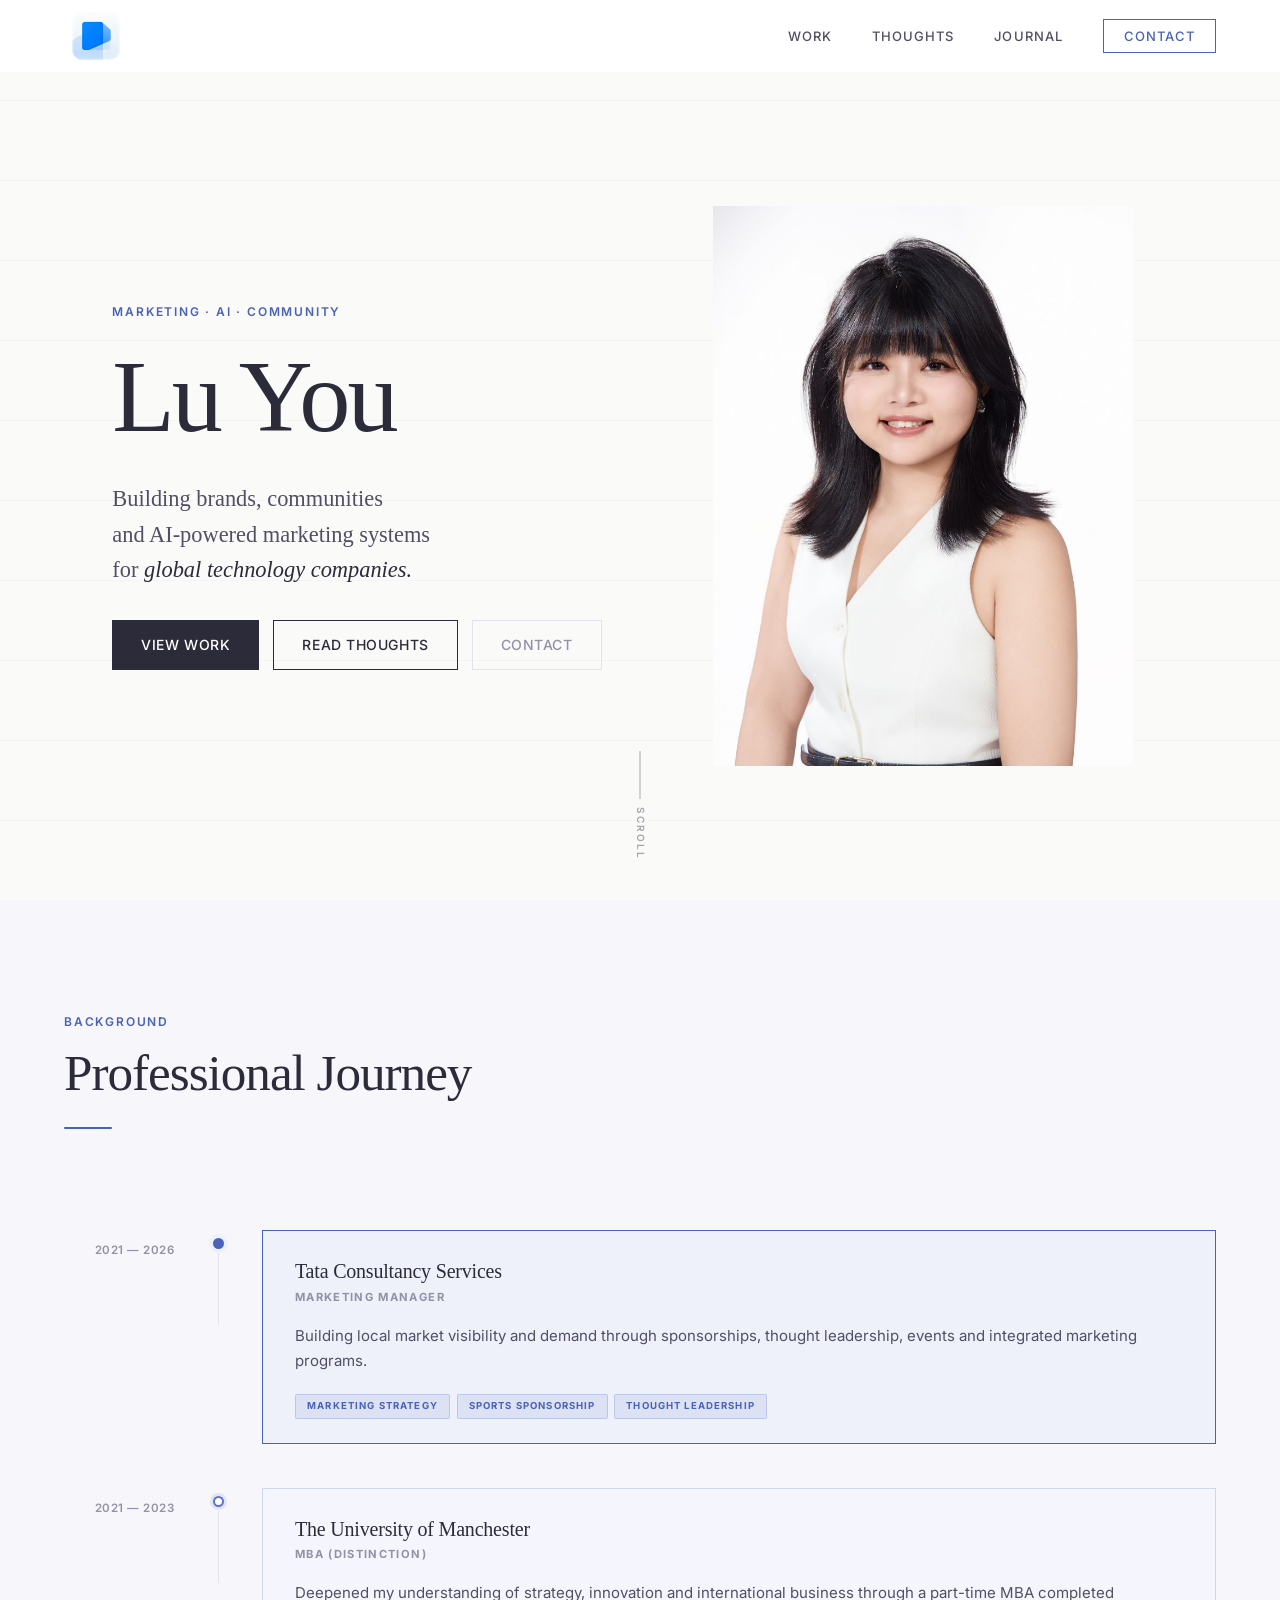
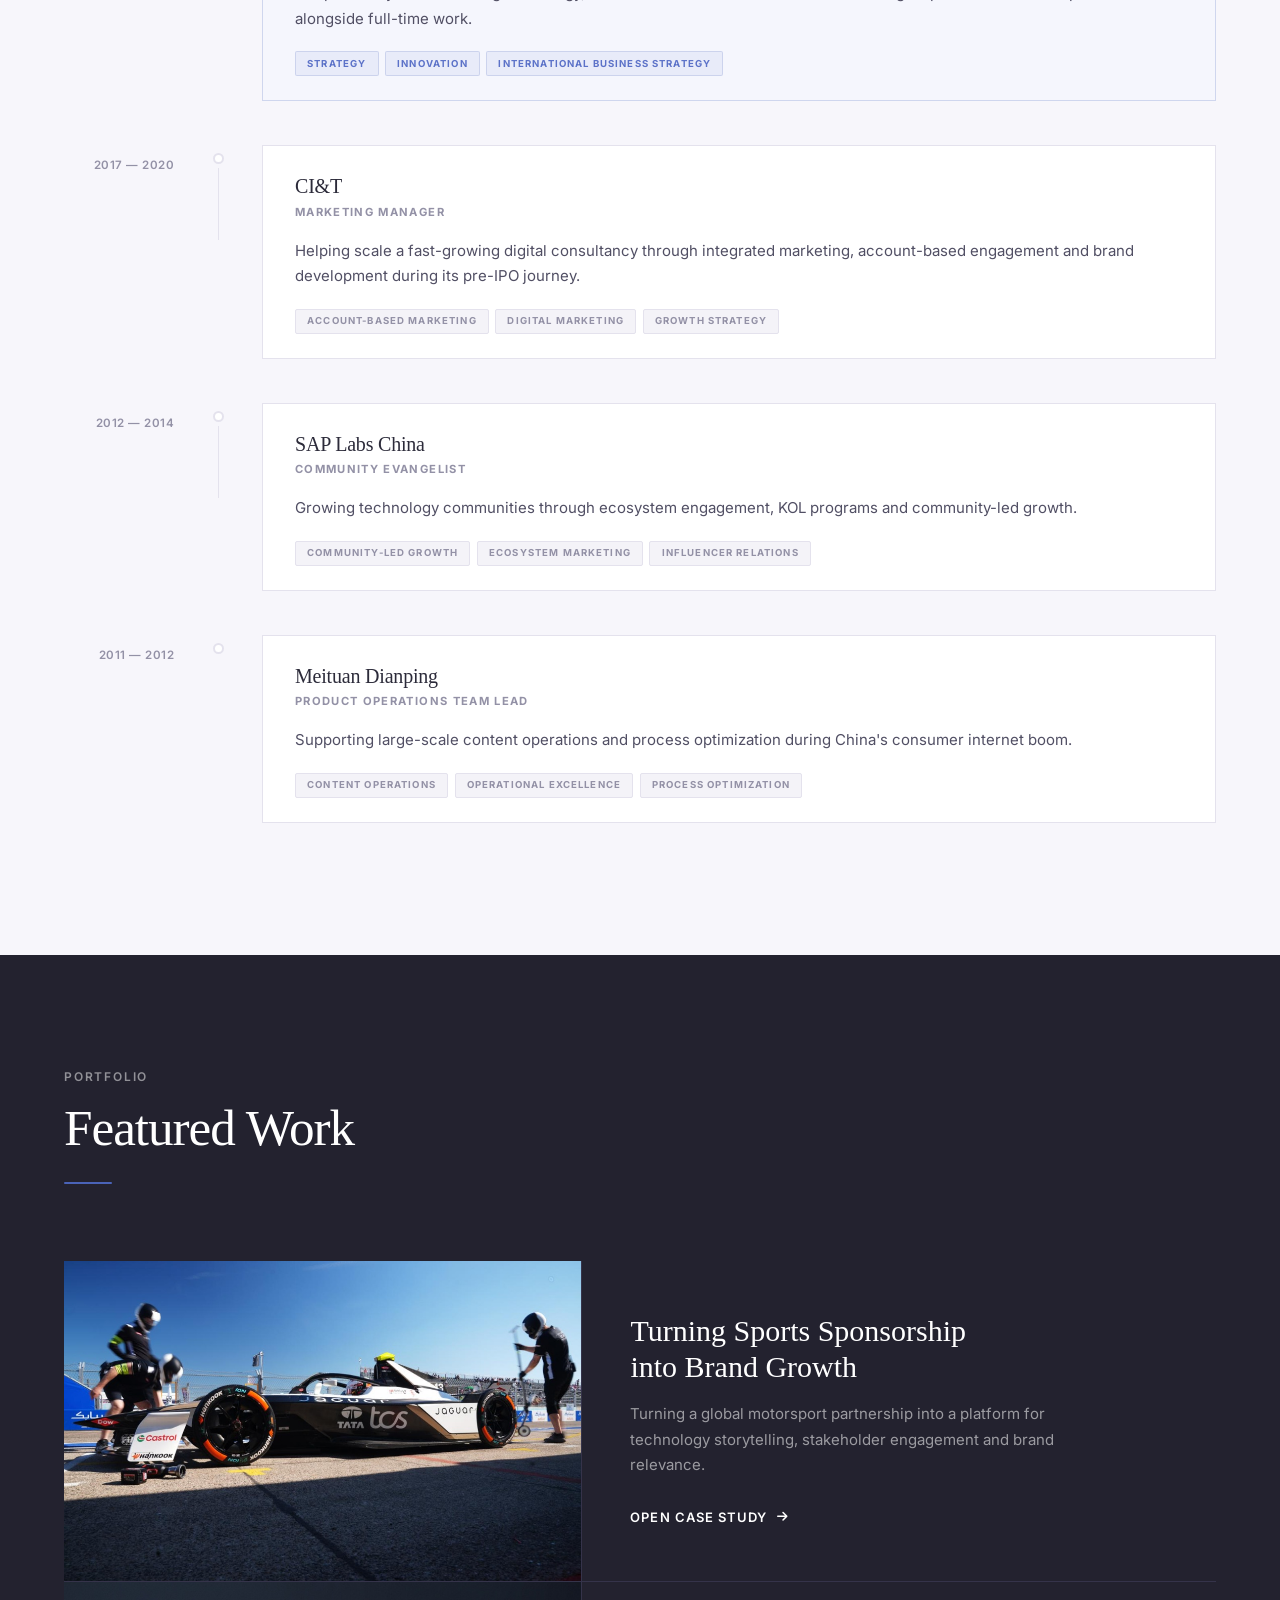
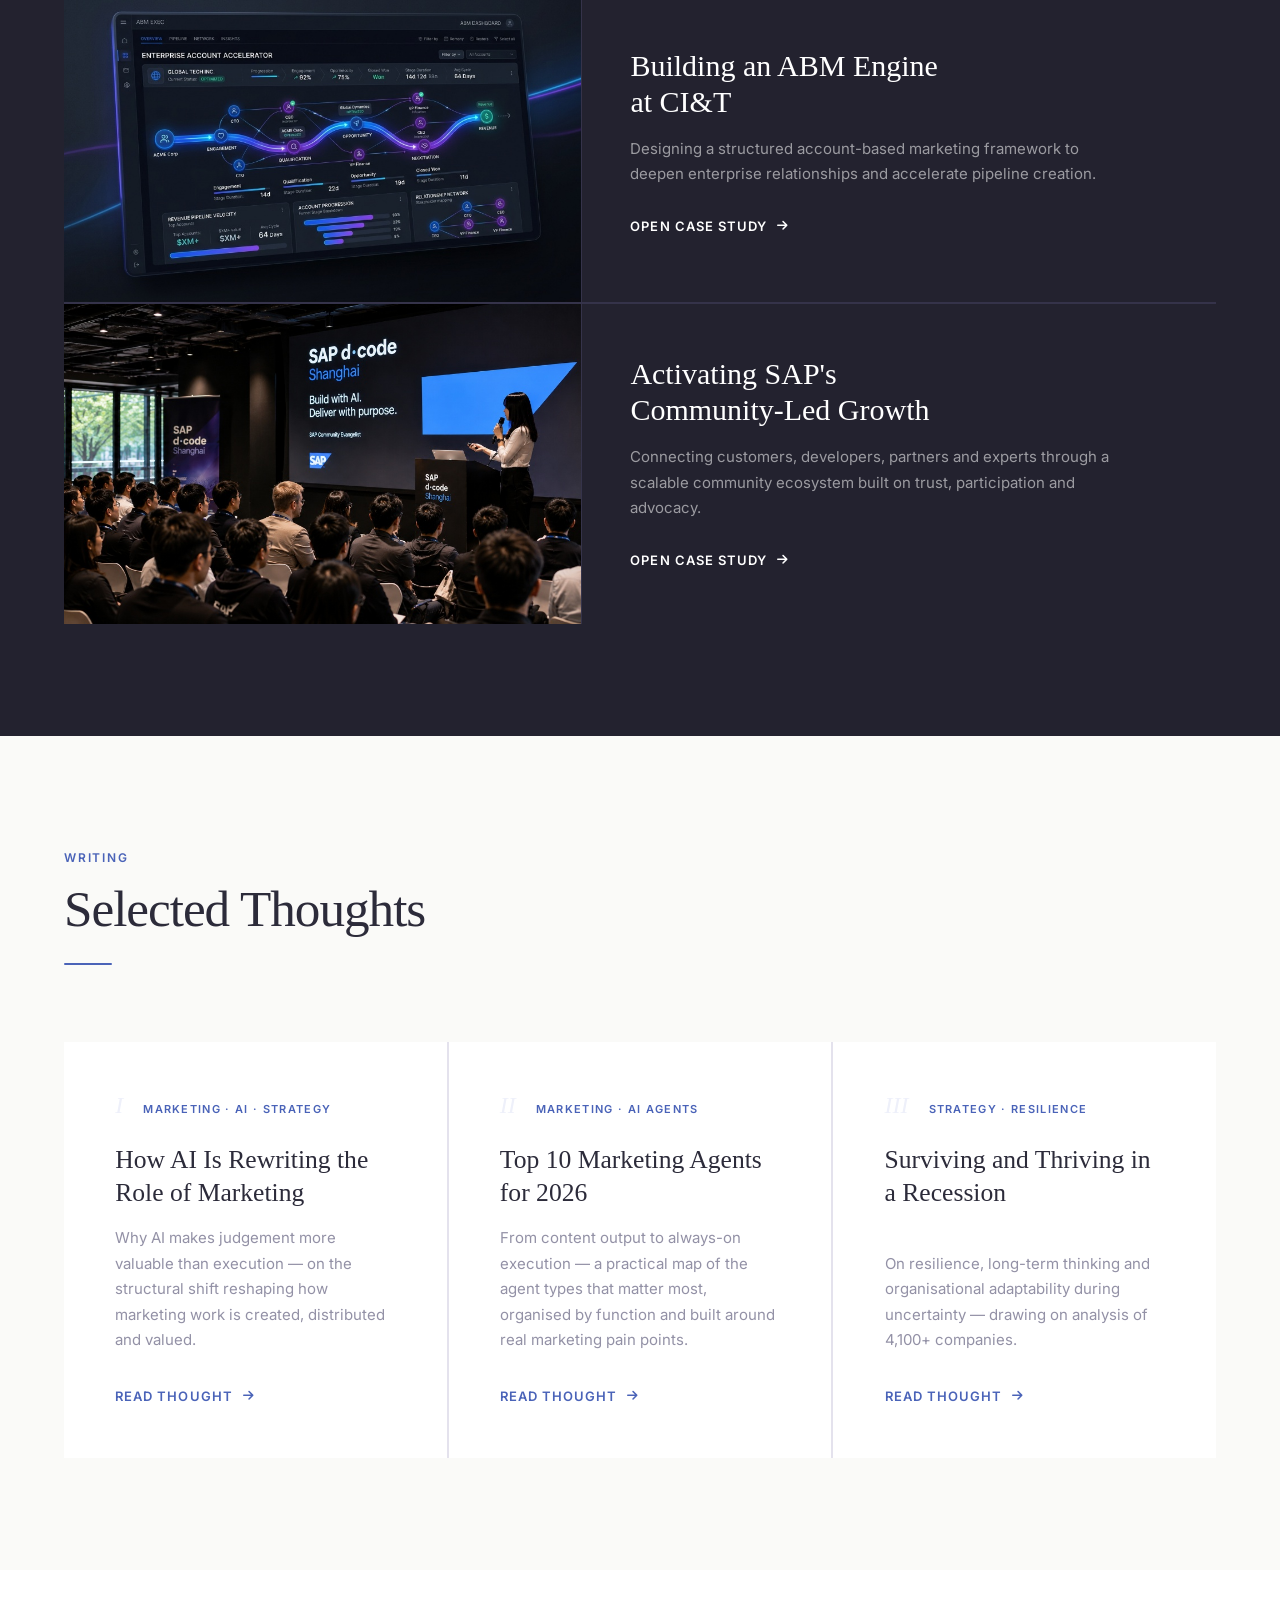
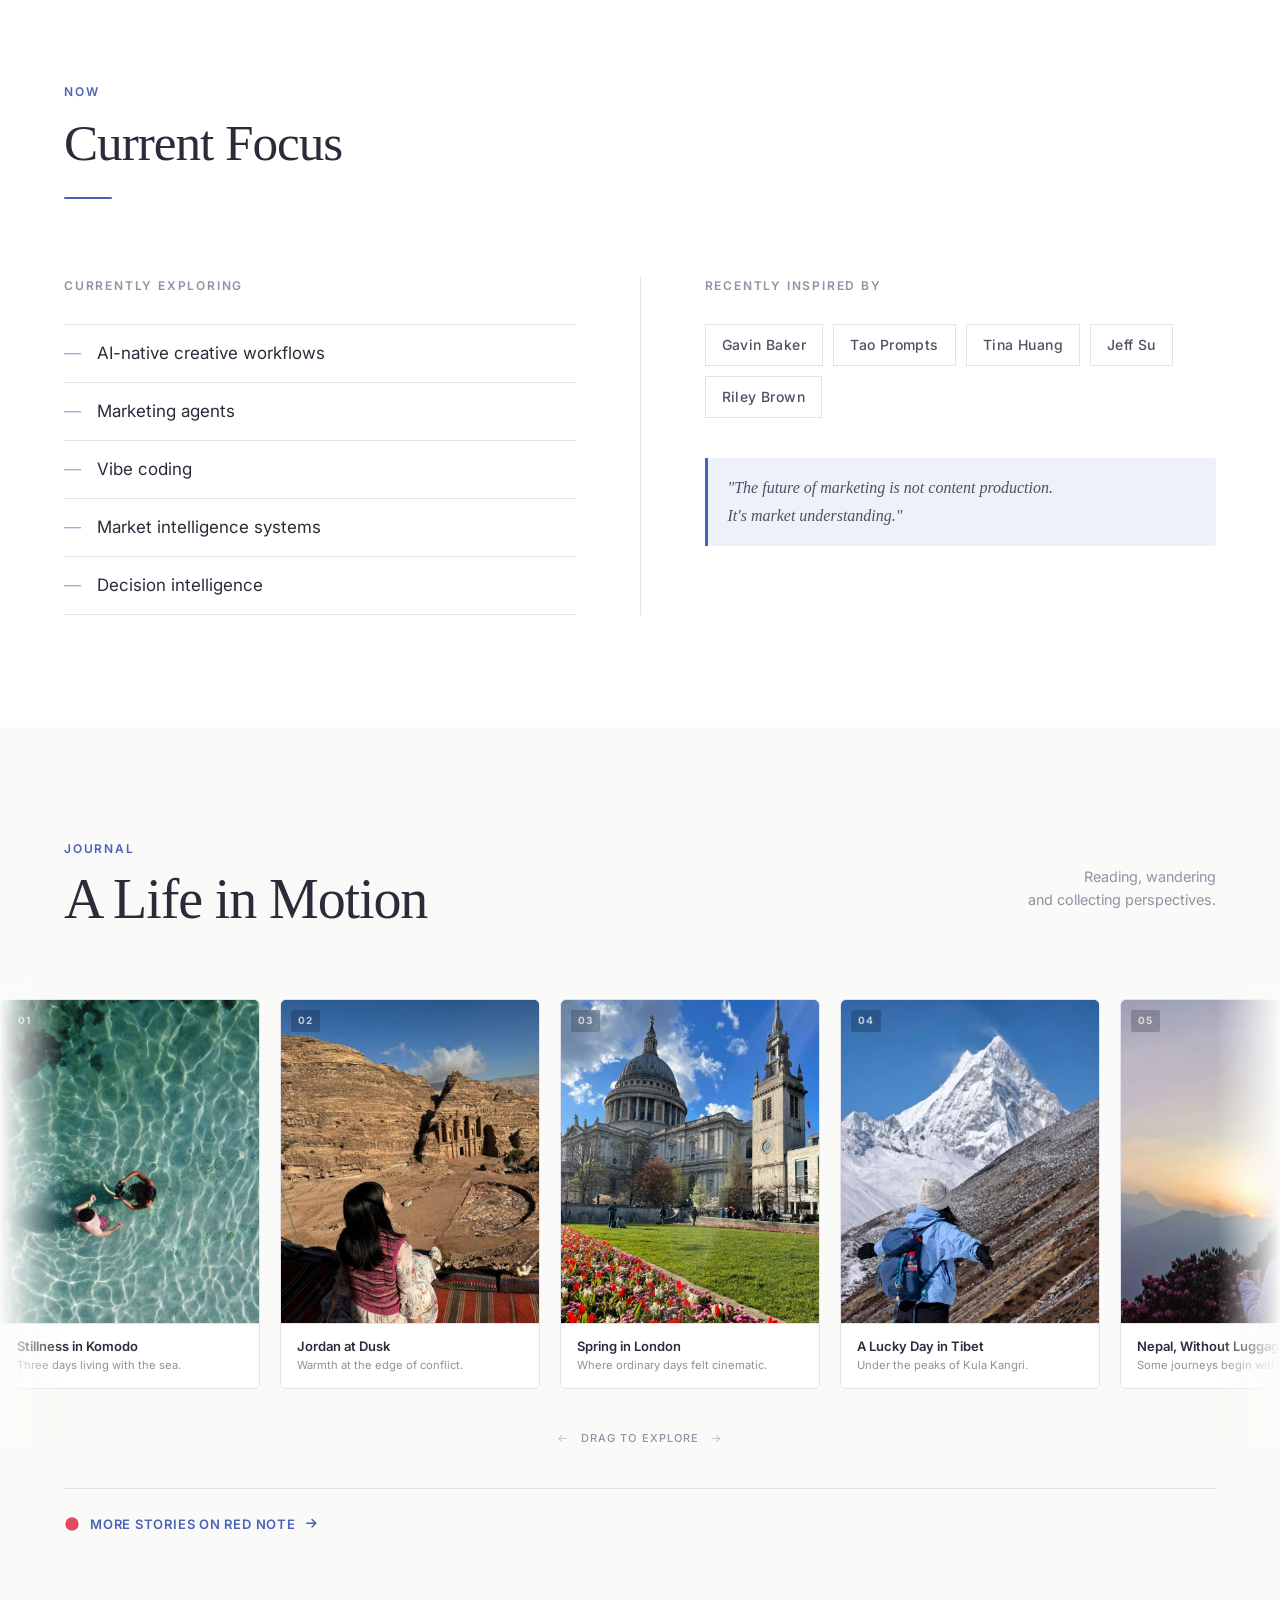
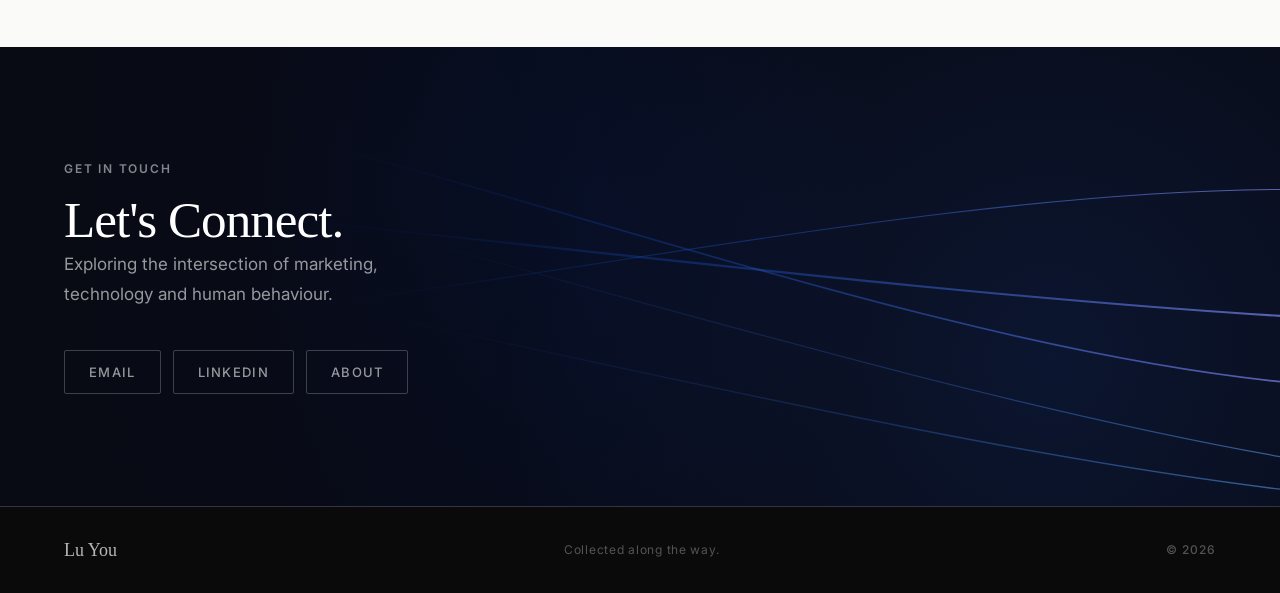
<file: index.html>
<!DOCTYPE html>
<html lang="en">
<head>
  <meta charset="UTF-8" />
  <meta name="viewport" content="width=device-width, initial-scale=1.0" />
  <title>Lu You | Marketing Strategist</title>
  <meta name="description" content="Lu You — Marketing Strategist building brands, communities and AI-powered marketing systems for global technology companies." />

  <!-- Google Fonts -->
  <link rel="preconnect" href="https://fonts.googleapis.com" />
  <link rel="preconnect" href="https://fonts.gstatic.com" crossorigin />
  <link href="https://fonts.googleapis.com/css2?family=Lora:ital,wght@0,400;0,500;0,600;1,400;1,500&family=Inter:wght@300;400;500;600&family=Cormorant+Garamond:ital,wght@0,300;0,400;0,500;1,300;1,400&display=swap" rel="stylesheet" />

  <!-- Font Awesome -->
  <link rel="stylesheet" href="https://cdn.jsdelivr.net/npm/@fortawesome/fontawesome-free@6.5.0/css/all.min.css" />

  <!-- Favicon -->
  <link rel="icon" type="image/svg+xml" href="images/favicon.svg" />
  <link rel="apple-touch-icon" href="images/favicon.svg" />

  <link rel="stylesheet" href="css/style.css" />
</head>
<body>

  <!-- ═══════════════ NAVIGATION ═══════════════ -->
  <nav class="site-nav" id="site-nav" aria-label="Main navigation">
    <div class="nav-inner">
      <a href="#hero" class="nav-logo" aria-label="Lu You — Home">
        <img src="images/logo-icon.jpg" alt="Lu You logo" class="nav-logo-img" />
      </a>
      <ul class="nav-links" role="list">
        <li><a href="#work" class="nav-link">Work</a></li>
        <li><a href="#thoughts" class="nav-link">Thoughts</a></li>
        <li><a href="#journal" class="nav-link">Journal</a></li>
        <li><a href="#contact" class="nav-link nav-cta">Contact</a></li>
      </ul>
      <button class="nav-burger" id="nav-burger" aria-label="Toggle menu" aria-expanded="false">
        <span></span><span></span><span></span>
      </button>
    </div>
    <!-- Mobile menu -->
    <div class="nav-mobile" id="nav-mobile" aria-hidden="true">
      <ul role="list">
        <li><a href="#work" class="nav-link">Work</a></li>
        <li><a href="#thoughts" class="nav-link">Thoughts</a></li>
        <li><a href="#journal" class="nav-link">Journal</a></li>
        <li><a href="#contact" class="nav-link">Contact</a></li>
      </ul>
    </div>
  </nav>

  <main>

    <!-- ═══════════════ HERO ═══════════════ -->
    <section class="hero" id="hero" aria-label="Introduction">
      <div class="hero-content">
        <div class="hero-left reveal">
          <p class="hero-eyebrow">Marketing · AI · Community</p>
          <h1 class="hero-name">Lu You</h1>
          <p class="hero-tagline">Building brands, communities<br />and AI-powered marketing systems<br />for <em>global technology companies.</em></p>
          <div class="hero-ctas" role="group" aria-label="Navigation shortcuts">
            <a href="#work" class="btn btn-primary">View Work</a>
            <a href="#thoughts" class="btn btn-secondary">Read Thoughts</a>
            <a href="#contact" class="btn btn-ghost">Contact</a>
          </div>
        </div>

        <div class="hero-right reveal reveal-delay">
          <div class="hero-portrait" role="img" aria-label="Portrait photograph of Lu You">
            <div class="portrait-inner">
              <img src="images/portrait.jpg" alt="Lu You — Marketing Strategist" class="portrait-photo" />
            </div>
          </div>
        </div>
      </div>

      <!-- Scroll indicator -->
      <div class="scroll-indicator" aria-hidden="true">
        <span class="scroll-line"></span>
        <span class="scroll-text">Scroll</span>
      </div>
    </section>

    <!-- ═══════════════ CAREER TIMELINE ═══════════════ -->
    <section class="timeline-section section" id="timeline" aria-label="Career timeline">
      <div class="container">
        <header class="section-header reveal">
          <span class="section-label">Background</span>
          <h2 class="section-title">Professional Journey</h2>
        </header>

        <div class="timeline" role="list">

          <!-- TCS — Present -->
          <article class="timeline-item reveal" role="listitem" tabindex="0" aria-label="Tata Consultancy Services, 2021 to 2026">
            <div class="timeline-period" aria-hidden="true">2021 — 2026</div>
            <div class="timeline-connector" aria-hidden="true">
              <div class="timeline-dot timeline-dot--current"></div>
              <div class="timeline-line"></div>
            </div>
            <div class="timeline-card timeline-card--current">
              <h3 class="timeline-company">Tata Consultancy Services</h3>
              <p class="timeline-role">Marketing Manager</p>
              <p class="timeline-desc">Building local market visibility and demand through sponsorships, thought leadership, events and integrated marketing programs.</p>
              <div class="timeline-tags">
                <span class="timeline-tag timeline-tag--current">Marketing Strategy</span>
                <span class="timeline-tag timeline-tag--current">Sports Sponsorship</span>
                <span class="timeline-tag timeline-tag--current">Thought Leadership</span>
              </div>
            </div>
          </article>

          <!-- Manchester MBA -->
          <article class="timeline-item reveal" role="listitem" tabindex="0" aria-label="The University of Manchester MBA, 2021 to 2023">
            <div class="timeline-period" aria-hidden="true">2021 — 2023</div>
            <div class="timeline-connector" aria-hidden="true">
              <div class="timeline-dot timeline-dot--edu"></div>
              <div class="timeline-line"></div>
            </div>
            <div class="timeline-card timeline-card--edu">
              <h3 class="timeline-company">The University of Manchester</h3>
              <p class="timeline-role">MBA (Distinction)</p>
              <p class="timeline-desc">Deepened my understanding of strategy, innovation and international business through a part-time MBA completed alongside full-time work.</p>
              <div class="timeline-tags">
                <span class="timeline-tag timeline-tag--edu">Strategy</span>
                <span class="timeline-tag timeline-tag--edu">Innovation</span>
                <span class="timeline-tag timeline-tag--edu">International Business Strategy</span>
              </div>
            </div>
          </article>

          <!-- CI&T -->
          <article class="timeline-item reveal" role="listitem" tabindex="0" aria-label="CI&amp;T Marketing Manager, 2017 to 2020">
            <div class="timeline-period" aria-hidden="true">2017 — 2020</div>
            <div class="timeline-connector" aria-hidden="true">
              <div class="timeline-dot"></div>
              <div class="timeline-line"></div>
            </div>
            <div class="timeline-card">
              <h3 class="timeline-company">CI&amp;T</h3>
              <p class="timeline-role">Marketing Manager</p>
              <p class="timeline-desc">Helping scale a fast-growing digital consultancy through integrated marketing, account-based engagement and brand development during its pre-IPO journey.</p>
              <div class="timeline-tags">
                <span class="timeline-tag">Account-Based Marketing</span>
                <span class="timeline-tag">Digital Marketing</span>
                <span class="timeline-tag">Growth Strategy</span>
              </div>
            </div>
          </article>

          <!-- SAP Labs -->
          <article class="timeline-item reveal" role="listitem" tabindex="0" aria-label="SAP Labs China Community Evangelist, 2012 to 2014">
            <div class="timeline-period" aria-hidden="true">2012 — 2014</div>
            <div class="timeline-connector" aria-hidden="true">
              <div class="timeline-dot"></div>
              <div class="timeline-line"></div>
            </div>
            <div class="timeline-card">
              <h3 class="timeline-company">SAP Labs China</h3>
              <p class="timeline-role">Community Evangelist</p>
              <p class="timeline-desc">Growing technology communities through ecosystem engagement, KOL programs and community-led growth.</p>
              <div class="timeline-tags">
                <span class="timeline-tag">Community-Led Growth</span>
                <span class="timeline-tag">Ecosystem Marketing</span>
                <span class="timeline-tag">Influencer Relations</span>
              </div>
            </div>
          </article>

          <!-- Meituan -->
          <article class="timeline-item reveal" role="listitem" tabindex="0" aria-label="Meituan Dianping Product Operations Team Lead, 2011 to 2012">
            <div class="timeline-period" aria-hidden="true">2011 — 2012</div>
            <div class="timeline-connector" aria-hidden="true">
              <div class="timeline-dot"></div>
            </div>
            <div class="timeline-card">
              <h3 class="timeline-company">Meituan Dianping</h3>
              <p class="timeline-role">Product Operations Team Lead</p>
              <p class="timeline-desc">Supporting large-scale content operations and process optimization during China's consumer internet boom.</p>
              <div class="timeline-tags">
                <span class="timeline-tag">Content Operations</span>
                <span class="timeline-tag">Operational Excellence</span>
                <span class="timeline-tag">Process Optimization</span>
              </div>
            </div>
          </article>

        </div>


      </div>
    </section>

    <!-- ═══════════════ FEATURED WORK ═══════════════ -->
    <section class="work-section section section--dark" id="work" aria-label="Featured work">
      <div class="container">
        <header class="section-header reveal">
          <span class="section-label section-label--light">Portfolio</span>
          <h2 class="section-title section-title--light">Featured Work</h2>
        </header>

        <div class="work-grid" role="list">

          <article class="work-card reveal" role="listitem">
            <div class="work-card-inner">
              <div class="work-visual" aria-label="Jaguar TCS Racing Formula E car in pit lane">
                <img
                  class="work-visual-img"
                  src="images/jaguar-formula-e.webp"
                  alt="Jaguar TCS Racing Formula E car in pit lane"
                />
                <div class="work-visual-placeholder">
                  <span class="work-visual-icon" aria-hidden="true">🏎</span>
                </div>
              </div>
              <div class="work-content">
                <h3 class="work-title">Turning Sports Sponsorship<br />into Brand Growth</h3>
                <p class="work-desc">Turning a global motorsport partnership into a platform for technology storytelling, stakeholder engagement and brand relevance.</p>
                <a href="work/formula-e.html" class="work-cta" aria-label="Open Jaguar TCS Racing case study">
                  <span>Open Case Study</span>
                  <i class="fa-solid fa-arrow-right" aria-hidden="true"></i>
                </a>
              </div>
            </div>
          </article>

          <article class="work-card reveal" role="listitem">
            <div class="work-card-inner">
              <div class="work-visual" aria-label="ABM dashboard showing enterprise account pipeline">
                <img
                  class="work-visual-img"
                  src="images/abm-strategy.webp"
                  alt="ABM dashboard showing enterprise account pipeline"
                />
                <div class="work-visual-placeholder">
                  <span class="work-visual-icon" aria-hidden="true">⬡</span>
                </div>
              </div>
              <div class="work-content">
                <h3 class="work-title">Building an ABM Engine<br />at CI&amp;T</h3>
                <p class="work-desc">Designing a structured account-based marketing framework to deepen enterprise relationships and accelerate pipeline creation.</p>
                <a href="work/abm-cit.html" class="work-cta" aria-label="Open CI&T ABM case study">
                  <span>Open Case Study</span>
                  <i class="fa-solid fa-arrow-right" aria-hidden="true"></i>
                </a>
              </div>
            </div>
          </article>

          <article class="work-card reveal" role="listitem">
            <div class="work-card-inner">
              <div class="work-visual" aria-label="SAP d.code Shanghai event with speaker on stage">
                <img
                  class="work-visual-img"
                  src="images/sap-community.webp"
                  alt="SAP d.code Shanghai event with speaker on stage"
                />
                <div class="work-visual-placeholder">
                  <span class="work-visual-icon" aria-hidden="true">✦</span>
                </div>
              </div>
              <div class="work-content">
                <h3 class="work-title">Activating SAP's<br />Community-Led Growth</h3>
                <p class="work-desc">Connecting customers, developers, partners and experts through a scalable community ecosystem built on trust, participation and advocacy.</p>
                <a href="work/sap-community.html" class="work-cta" aria-label="Open SAP Community case study">
                  <span>Open Case Study</span>
                  <i class="fa-solid fa-arrow-right" aria-hidden="true"></i>
                </a>
              </div>
            </div>
          </article>

        </div>
      </div>
    </section>

    <!-- ═══════════════ SELECTED THOUGHTS ═══════════════ -->
    <section class="thoughts-section section" id="thoughts" aria-label="Selected thoughts and essays">
      <div class="container">
        <header class="section-header reveal">
          <span class="section-label">Writing</span>
          <h2 class="section-title">Selected Thoughts</h2>
        </header>

        <div class="thoughts-grid" role="list">

          <article class="thought-card reveal" role="listitem">
            <div class="thought-inner">
              <div class="thought-meta">
                <span class="thought-num" aria-hidden="true">I</span>
                <span class="thought-category">Marketing · AI · Strategy</span>
              </div>
              <h3 class="thought-title">How AI Is Rewriting the Role of Marketing</h3>
              <p class="thought-excerpt">Why AI makes judgement more valuable than execution — on the structural shift reshaping how marketing work is created, distributed and valued.</p>
              <a href="thoughts/ai-marketing.html" class="thought-link" aria-label="Read thought: How AI Is Rewriting the Role of Marketing">
                <span>Read Thought</span>
                <i class="fa-solid fa-arrow-right" aria-hidden="true"></i>
              </a>
            </div>
          </article>

          <article class="thought-card reveal" role="listitem">
            <div class="thought-inner">
              <div class="thought-meta">
                <span class="thought-num" aria-hidden="true">II</span>
                <span class="thought-category">Marketing · AI Agents</span>
              </div>
              <h3 class="thought-title">Top 10 Marketing Agents for 2026</h3>
              <p class="thought-excerpt">From content output to always-on execution — a practical map of the agent types that matter most, organised by function and built around real marketing pain points.</p>
              <a href="thoughts/marketing-agents.html" class="thought-link" aria-label="Read thought: Top 10 Marketing Agents You Need in 2026">
                <span>Read Thought</span>
                <i class="fa-solid fa-arrow-right" aria-hidden="true"></i>
              </a>
            </div>
          </article>

          <article class="thought-card reveal" role="listitem">
            <div class="thought-inner">
              <div class="thought-meta">
                <span class="thought-num" aria-hidden="true">III</span>
                <span class="thought-category">Strategy · Resilience</span>
              </div>
              <h3 class="thought-title">Surviving and Thriving in a Recession</h3>
              <p class="thought-excerpt">On resilience, long-term thinking and organisational adaptability during uncertainty — drawing on analysis of 4,100+ companies.</p>
              <a href="thoughts/recession.html" class="thought-link" aria-label="Read thought: Surviving and Thriving in a Recession">
                <span>Read Thought</span>
                <i class="fa-solid fa-arrow-right" aria-hidden="true"></i>
              </a>
            </div>
          </article>

        </div>
      </div>
    </section>

    <!-- ═══════════════ CURRENT FOCUS ═══════════════ -->
    <section class="focus-section section" id="focus" aria-label="Current focus and inspirations">
      <div class="container">
        <header class="section-header reveal">
          <span class="section-label">Now</span>
          <h2 class="section-title">Current Focus</h2>
        </header>

        <div class="focus-grid">
          <div class="focus-col reveal">
            <h3 class="focus-col-title">Currently Exploring</h3>
            <ul class="focus-list" role="list">
              <li class="focus-item">
                <span class="focus-bullet" aria-hidden="true">—</span>
                <span>AI-native creative workflows</span>
              </li>
              <li class="focus-item">
                <span class="focus-bullet" aria-hidden="true">—</span>
                <span>Marketing agents</span>
              </li>
              <li class="focus-item">
                <span class="focus-bullet" aria-hidden="true">—</span>
                <span>Vibe coding</span>
              </li>
              <li class="focus-item">
                <span class="focus-bullet" aria-hidden="true">—</span>
                <span>Market intelligence systems</span>
              </li>
              <li class="focus-item">
                <span class="focus-bullet" aria-hidden="true">—</span>
                <span>Decision intelligence</span>
              </li>
            </ul>
          </div>

          <div class="focus-divider" aria-hidden="true"></div>

          <div class="focus-col reveal reveal-delay">
            <h3 class="focus-col-title">Recently Inspired By</h3>
            <div class="inspiration-grid" role="list">
              <span class="inspiration-tag" role="listitem">Gavin Baker</span>
              <span class="inspiration-tag" role="listitem">Tao Prompts</span>
              <span class="inspiration-tag" role="listitem">Tina Huang</span>
              <span class="inspiration-tag" role="listitem">Jeff Su</span>
              <span class="inspiration-tag" role="listitem">Riley Brown</span>
            </div>
            <blockquote class="focus-quote">
              <p>"The future of marketing is not content production.<br />It's market understanding."</p>
            </blockquote>
          </div>
        </div>
      </div>
    </section>

    <!-- ═══════════════ TRAVEL JOURNAL ═══════════════ -->
    <section class="journal-section section" id="journal" aria-label="Travel journal">

      <!-- Section header -->
      <div class="container">
        <div class="journal-header reveal">
          <div class="journal-header-left">
            <span class="section-label">Journal</span>
            <h2 class="journal-title-main">A Life in Motion</h2>
          </div>
          <div class="journal-header-right reveal reveal-delay">
            <p class="journal-bio">Reading, wandering<br />and collecting perspectives.</p>
          </div>
        </div>
      </div>

      <!-- Film strip — edge-to-edge -->
      <div class="film-strip-wrapper reveal" aria-label="Scrollable photo journal">
        <div class="film-strip" id="film-strip" role="list">

          <!-- 01 Komodo -->
          <a class="film-card" href="https://www.xiaohongshu.com/user/profile/55a09db162a60c6fa4b75dfd" target="_blank" rel="noopener noreferrer" role="listitem" aria-label="Slow Days in Komodo — view on Xiaohongshu">
            <div class="film-card-img">
              <img src="images/journal-komodo.webp" alt="Aerial view of two snorkellers in crystal clear turquoise water, Komodo Islands" class="film-card-photo" loading="lazy" />
              <div class="film-card-img-fallback film-card-placeholder--1" aria-hidden="true"></div>
              <div class="film-card-overlay"><span class="film-card-open">Open Post ↗</span></div>
              <span class="film-card-num" aria-hidden="true">01</span>
            </div>
            <div class="film-card-caption">
              <span class="film-card-title">Stillness in Komodo</span>
              <span class="film-card-sub">Three days living with the sea.</span>
            </div>
          </a>

          <!-- 02 Jordan -->
          <a class="film-card" href="https://www.xiaohongshu.com/user/profile/55a09db162a60c6fa4b75dfd" target="_blank" rel="noopener noreferrer" role="listitem" aria-label="Jordan at Dusk — view on Xiaohongshu">
            <div class="film-card-img">
              <img src="images/journal-petra.webp" alt="Woman sitting on Bedouin rugs gazing at the ancient Treasury at Petra, Jordan at dusk" class="film-card-photo" loading="lazy" />
              <div class="film-card-img-fallback film-card-placeholder--2" aria-hidden="true"></div>
              <div class="film-card-overlay"><span class="film-card-open">Open Post ↗</span></div>
              <span class="film-card-num" aria-hidden="true">02</span>
            </div>
            <div class="film-card-caption">
              <span class="film-card-title">Jordan at Dusk</span>
              <span class="film-card-sub">Warmth at the edge of conflict.</span>
            </div>
          </a>

          <!-- 03 London -->
          <a class="film-card" href="https://www.xiaohongshu.com/user/profile/55a09db162a60c6fa4b75dfd" target="_blank" rel="noopener noreferrer" role="listitem" aria-label="Spring in London — view on Xiaohongshu">
            <div class="film-card-img">
              <img src="images/journal-london.webp" alt="St Paul's Cathedral London in spring with red and pink tulips in the foreground garden" class="film-card-photo" loading="lazy" />
              <div class="film-card-img-fallback film-card-placeholder--3" aria-hidden="true"></div>
              <div class="film-card-overlay"><span class="film-card-open">Open Post ↗</span></div>
              <span class="film-card-num" aria-hidden="true">03</span>
            </div>
            <div class="film-card-caption">
              <span class="film-card-title">Spring in London</span>
              <span class="film-card-sub">Where ordinary days felt cinematic.</span>
            </div>
          </a>

          <!-- 04 Tibet -->
          <a class="film-card" href="https://www.xiaohongshu.com/user/profile/55a09db162a60c6fa4b75dfd" target="_blank" rel="noopener noreferrer" role="listitem" aria-label="A Lucky Day in Tibet — view on Xiaohongshu">
            <div class="film-card-img">
              <img src="images/journal-tibet.webp" alt="Hiker with arms outstretched on a snowy slope facing a snow-capped Himalayan peak" class="film-card-photo" loading="lazy" />
              <div class="film-card-img-fallback film-card-placeholder--4" aria-hidden="true"></div>
              <div class="film-card-overlay"><span class="film-card-open">Open Post ↗</span></div>
              <span class="film-card-num" aria-hidden="true">04</span>
            </div>
            <div class="film-card-caption">
              <span class="film-card-title">A Lucky Day in Tibet</span>
              <span class="film-card-sub">Under the peaks of Kula Kangri.</span>
            </div>
          </a>

          <!-- 05 Nepal -->
          <a class="film-card" href="https://www.xiaohongshu.com/user/profile/55a09db162a60c6fa4b75dfd" target="_blank" rel="noopener noreferrer" role="listitem" aria-label="Nepal, Without Luggage — view on Xiaohongshu">
            <div class="film-card-img">
              <img src="images/journal-nepal.webp" alt="Hiker with arms spread wide facing a massive snow-capped Himalayan peak in Nepal" class="film-card-photo" loading="lazy" />
              <div class="film-card-img-fallback film-card-placeholder--5" aria-hidden="true"></div>
              <div class="film-card-overlay"><span class="film-card-open">Open Post ↗</span></div>
              <span class="film-card-num" aria-hidden="true">05</span>
            </div>
            <div class="film-card-caption">
              <span class="film-card-title">Nepal, Without Luggage</span>
              <span class="film-card-sub">Some journeys begin with losing things.</span>
            </div>
          </a>

          <!-- 06 Cuba -->
          <a class="film-card" href="https://www.xiaohongshu.com/user/profile/55a09db162a60c6fa4b75dfd" target="_blank" rel="noopener noreferrer" role="listitem" aria-label="Finding San Junipero in Cuba — view on Xiaohongshu">
            <div class="film-card-img">
              <img src="images/journal-cuba.webp" alt="Classic cars and pastel colonial buildings on a sunlit Havana street, Cuba" class="film-card-photo" loading="lazy" />
              <div class="film-card-img-fallback film-card-placeholder--6" aria-hidden="true"></div>
              <div class="film-card-overlay"><span class="film-card-open">Open Post ↗</span></div>
              <span class="film-card-num" aria-hidden="true">06</span>
            </div>
            <div class="film-card-caption">
              <span class="film-card-title">Finding San Junipero in Cuba</span>
              <span class="film-card-sub">Some places feel strangely familiar.</span>
            </div>
          </a>

          <!-- 07 India -->
          <a class="film-card" href="https://www.xiaohongshu.com/user/profile/55a09db162a60c6fa4b75dfd" target="_blank" rel="noopener noreferrer" role="listitem" aria-label="India, Unfiltered — view on Xiaohongshu">
            <div class="film-card-img">
              <img src="images/journal-india.webp" alt="Towering Gopuram of Meenakshi Amman Temple in Madurai, India, adorned with thousands of painted sculptures" class="film-card-photo" loading="lazy" />
              <div class="film-card-img-fallback film-card-placeholder--7" aria-hidden="true"></div>
              <div class="film-card-overlay"><span class="film-card-open">Open Post ↗</span></div>
              <span class="film-card-num" aria-hidden="true">07</span>
            </div>
            <div class="film-card-caption">
              <span class="film-card-title">India, Unfiltered</span>
              <span class="film-card-sub">Beautiful, chaotic and unforgettable.</span>
            </div>
          </a>

          <!-- 08 Bromo -->
          <a class="film-card" href="https://www.xiaohongshu.com/user/profile/55a09db162a60c6fa4b75dfd" target="_blank" rel="noopener noreferrer" role="listitem" aria-label="Bromo at 3AM — view on Xiaohongshu">
            <div class="film-card-img">
              <img src="images/journal-bromo.webp" alt="Mount Bromo volcano emerging from a sea of clouds at sunrise, East Java, Indonesia" class="film-card-photo" loading="lazy" />
              <div class="film-card-img-fallback film-card-placeholder--8" aria-hidden="true"></div>
              <div class="film-card-overlay"><span class="film-card-open">Open Post ↗</span></div>
              <span class="film-card-num" aria-hidden="true">08</span>
            </div>
            <div class="film-card-caption">
              <span class="film-card-title">Bromo at 3AM</span>
              <span class="film-card-sub">Exhausted, freezing, completely worth it.</span>
            </div>
          </a>

        </div><!-- /.film-strip -->

        <!-- Drag hint -->
        <div class="film-drag-hint" id="film-drag-hint" aria-hidden="true">
          <span class="film-drag-icon">←</span>
          <span>Drag to explore</span>
          <span class="film-drag-icon">→</span>
        </div>
      </div><!-- /.film-strip-wrapper -->

      <!-- Footer CTA -->
      <div class="container">
        <div class="journal-footer reveal">
          <a href="https://www.xiaohongshu.com/user/profile/55a09db162a60c6fa4b75dfd" target="_blank" rel="noopener noreferrer" class="journal-xhs-link" aria-label="More Stories on Red Note (opens in new tab)">
            <span class="journal-xhs-icon" aria-hidden="true">
              <svg width="16" height="16" viewBox="0 0 24 24" fill="currentColor"><circle cx="12" cy="12" r="10"/></svg>
            </span>
            <span>More Stories on Red Note</span>
            <i class="fa-solid fa-arrow-right" aria-hidden="true"></i>
          </a>
        </div>
      </div>

    </section>

    <!-- ═══════════════ CONTACT ═══════════════ -->
    <section class="contact-section section section--dark" id="contact" aria-label="Contact information">

      <!-- Layer 1: ambient radial glows -->
      <div class="contact-bg-glow" aria-hidden="true"></div>

      <!-- Layer 2: SVG bezier waves with gradient strokes -->
      <svg id="contact-svg" class="contact-svg" viewBox="0 0 1000 500"
           preserveAspectRatio="none" aria-hidden="true">
        <defs>
          <linearGradient id="wg1" x1="0" y1="0" x2="1" y2="0">
            <stop offset="0%"   stop-color="#080a14" stop-opacity="0"/>
            <stop offset="22%"  stop-color="#002fa7" stop-opacity="0.10"/>
            <stop offset="58%"  stop-color="#2563eb" stop-opacity="0.38"/>
            <stop offset="100%" stop-color="#818cf8" stop-opacity="0.78"/>
          </linearGradient>
          <linearGradient id="wg2" x1="0" y1="0" x2="1" y2="0">
            <stop offset="0%"   stop-color="#080a14" stop-opacity="0"/>
            <stop offset="32%"  stop-color="#1e3a8a" stop-opacity="0.07"/>
            <stop offset="68%"  stop-color="#3b82f6" stop-opacity="0.28"/>
            <stop offset="100%" stop-color="#60a5fa" stop-opacity="0.62"/>
          </linearGradient>
        </defs>
        <!-- 5 paths updated each rAF by JS -->
        <path id="wp0" fill="none" stroke="url(#wg1)" stroke-width="1.8"/>
        <path id="wp1" fill="none" stroke="url(#wg2)" stroke-width="1.3"/>
        <path id="wp2" fill="none" stroke="url(#wg1)" stroke-width="2.3"/>
        <path id="wp3" fill="none" stroke="url(#wg2)" stroke-width="1.5"/>
        <path id="wp4" fill="none" stroke="url(#wg1)" stroke-width="1.2"/>
      </svg>

      <!-- Layer 3: star/particle canvas -->
      <canvas id="contact-canvas" class="contact-canvas" aria-hidden="true"></canvas>

      <!-- Layer 4: left-side blend mask (the CRITICAL fix from the reference) -->
      <div class="contact-blend-mask" aria-hidden="true"></div>

      <!-- Content -->
      <div class="container contact-container">
        <div class="contact-inner reveal">
          <span class="section-label section-label--light">Get in touch</span>
          <h2 class="section-title section-title--light">Let's Connect.</h2>
          <p class="contact-desc">Exploring the intersection of marketing,<br />technology and human behaviour.</p>
          <nav class="contact-btns" aria-label="Contact links">
            <a href="mailto:lueatsmore@gmail.com" class="contact-btn">
              Email
            </a>
            <a href="https://www.linkedin.com/in/luisyou/" target="_blank" rel="noopener noreferrer" class="contact-btn">
              LinkedIn
            </a>
            <a href="#timeline" class="contact-btn">
              About
            </a>
          </nav>
        </div>
      </div>
    </section>

  </main>

  <!-- ═══════════════ FOOTER ═══════════════ -->
  <footer class="site-footer" role="contentinfo">
    <div class="container">
      <div class="footer-inner">
        <span class="footer-name">Lu You</span>
        <span class="footer-copy">Collected along the way.</span>
        <span class="footer-location">© 2026</span>
      </div>
    </div>
  </footer>

  <script src="js/main.js"></script>

  <!-- ── CONTACT ANIMATION ── -->
  <script>
  (function () {
    const section = document.getElementById('contact');
    if (!section) return;

    /* ── SVG WAVE PATHS ─────────────────────────────────────────────────── */
    const svgEl  = document.getElementById('contact-svg');
    const paths  = [0,1,2,3,4].map(i => document.getElementById('wp' + i));

    // Each wave: y0/y3 are the start/end Y anchors (as fraction of VH).
    // They are intentionally spread apart to create sweeping diagonal arcs.
    // cpPull controls how far the bezier control points exaggerate the slope.
    const waveDefs = [
      { y0: 0.05, y3: 0.72, cpPull: 1.15, speed: 0.13 },
      { y0: 0.18, y3: 0.88, cpPull: 0.90, speed: 0.10 },
      { y0: 0.30, y3: 0.58, cpPull: 1.30, speed: 0.16 },
      { y0: 0.42, y3: 0.95, cpPull: 1.00, speed: 0.09 },
      { y0: 0.60, y3: 0.30, cpPull: 0.85, speed: 0.12 },  // one goes upward
    ];

    function getPath(def, t) {
      const VH = 500;
      const s  = t * def.speed;

      // Start and end Y wander slowly around their anchors
      const y0 = VH * def.y0 + Math.sin(s * 1.1) * 28;
      const y3 = VH * def.y3 + Math.cos(s * 0.9 + 1.2) * 32;

      // Midpoint of the sweep
      const yMid = (y0 + y3) / 2;
      // Vertical range of the sweep — this is what gives the slope
      const yRange = (y3 - y0) * def.cpPull;

      // Control point 1: left-center, pulled toward the sweep direction
      const cy1 = yMid - yRange * 0.38 + Math.sin(s * 1.4 + 0.8) * 30;
      // Control point 2: right-center, continues the arc
      const cy2 = yMid + yRange * 0.38 + Math.cos(s * 1.1 + 2.1) * 35;

      return `M 0,${y0} C 280,${cy1} 680,${cy2} 1000,${y3}`;
    }

    /* ── PARTICLE CANVAS (stars) ────────────────────────────────────────── */
    const canvas = document.getElementById('contact-canvas');
    const ctx    = canvas ? canvas.getContext('2d') : null;

    // Particles favour x > 28% (matching reference: "Favor middle-right side")
    const NPART = 20;
    const parts = Array.from({ length: NPART }, () => {
      const x = 28 + Math.random() * 68;  // 28%–96% of width
      const y = 8  + Math.random() * 84;
      return {
        xPct: x, yPct: y,
        r:    1.4 + Math.random() * 2.2,
        // base opacity scales up with x so left edge = 0
        baseAlpha: Math.max(0, (x - 25) / 75) * 0.55,
        phase: Math.random() * Math.PI * 2,
        pulseSpd: 0.4 + Math.random() * 0.7,
      };
    });

    let W = 0, H = 0;
    function resizeCanvas() {
      W = canvas.width  = section.offsetWidth;
      H = canvas.height = section.offsetHeight;
    }

    function drawParticles(t) {
      if (!ctx) return;
      ctx.clearRect(0, 0, W, H);
      parts.forEach(p => {
        const pulse = 0.35 + 0.65 * (0.5 + 0.5 * Math.sin(t * p.pulseSpd + p.phase));
        const alpha = p.baseAlpha * pulse;
        if (alpha < 0.01) return;
        const px = p.xPct / 100 * W;
        const py = p.yPct / 100 * H;
        ctx.beginPath();
        ctx.arc(px, py, p.r, 0, Math.PI * 2);
        ctx.fillStyle = `rgba(191,219,254,${alpha})`; // blue-100
        ctx.fill();
        // soft glow
        const grd = ctx.createRadialGradient(px, py, 0, px, py, p.r * 4);
        grd.addColorStop(0,   `rgba(37,99,235,${alpha * 0.7})`);
        grd.addColorStop(1,   `rgba(37,99,235,0)`);
        ctx.fillStyle = grd;
        ctx.beginPath();
        ctx.arc(px, py, p.r * 4, 0, Math.PI * 2);
        ctx.fill();
      });
    }

    /* ── ANIMATION LOOP ─────────────────────────────────────────────────── */
    let raf = null;
    const startTime = performance.now();

    function frame(now) {
      const t = (now - startTime) / 1000; // seconds

      // Update SVG paths
      paths.forEach((p, i) => {
        if (p) p.setAttribute('d', getPath(waveDefs[i], t));
      });

      // Draw particles
      drawParticles(t);

      raf = requestAnimationFrame(frame);
    }

    function start() {
      if (canvas) resizeCanvas();
      if (raf) cancelAnimationFrame(raf);
      raf = requestAnimationFrame(frame);
    }

    // Gate on visibility
    const io = new IntersectionObserver(entries => {
      entries.forEach(e => {
        if (e.isIntersecting) { start(); }
        else { if (raf) { cancelAnimationFrame(raf); raf = null; } }
      });
    }, { threshold: 0.05 });
    io.observe(section);

    window.addEventListener('resize', () => {
      if (canvas) resizeCanvas();
    }, { passive: true });
  })();
  </script>
</body>
</html>
</file>
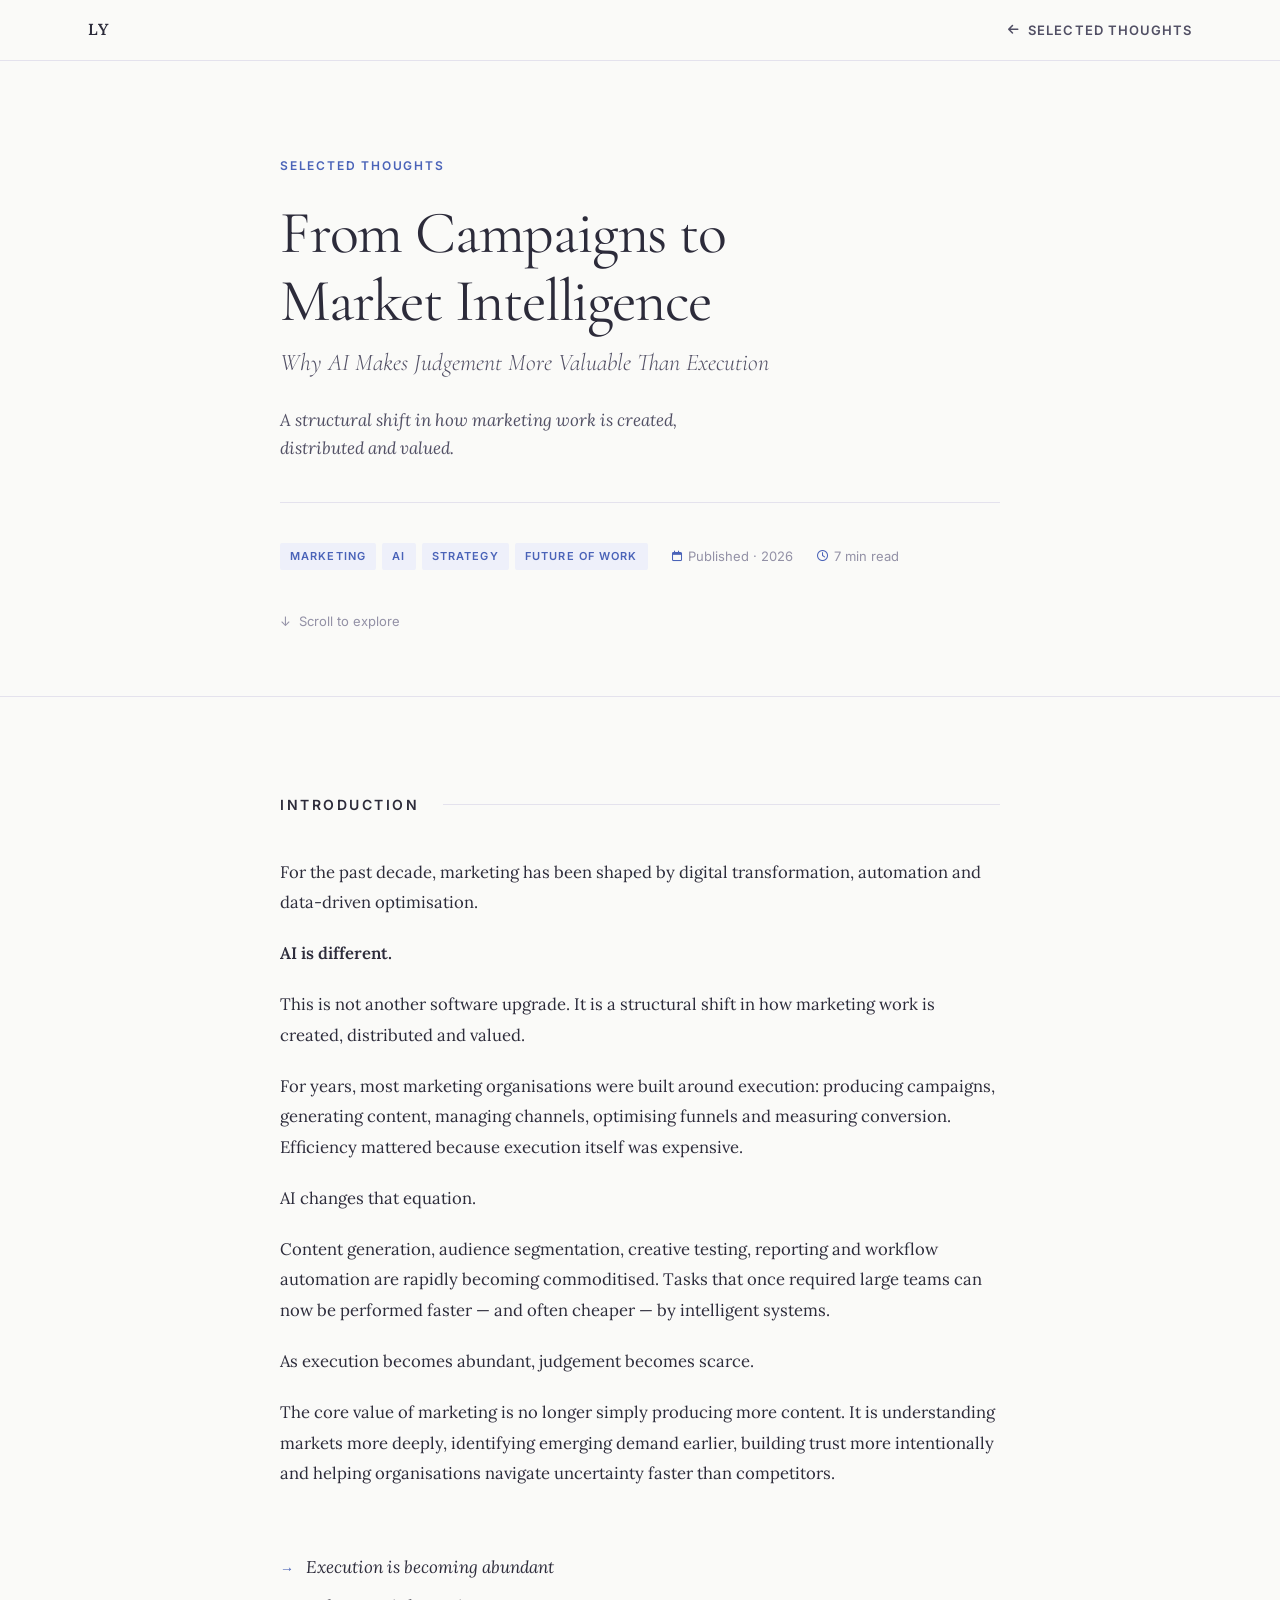
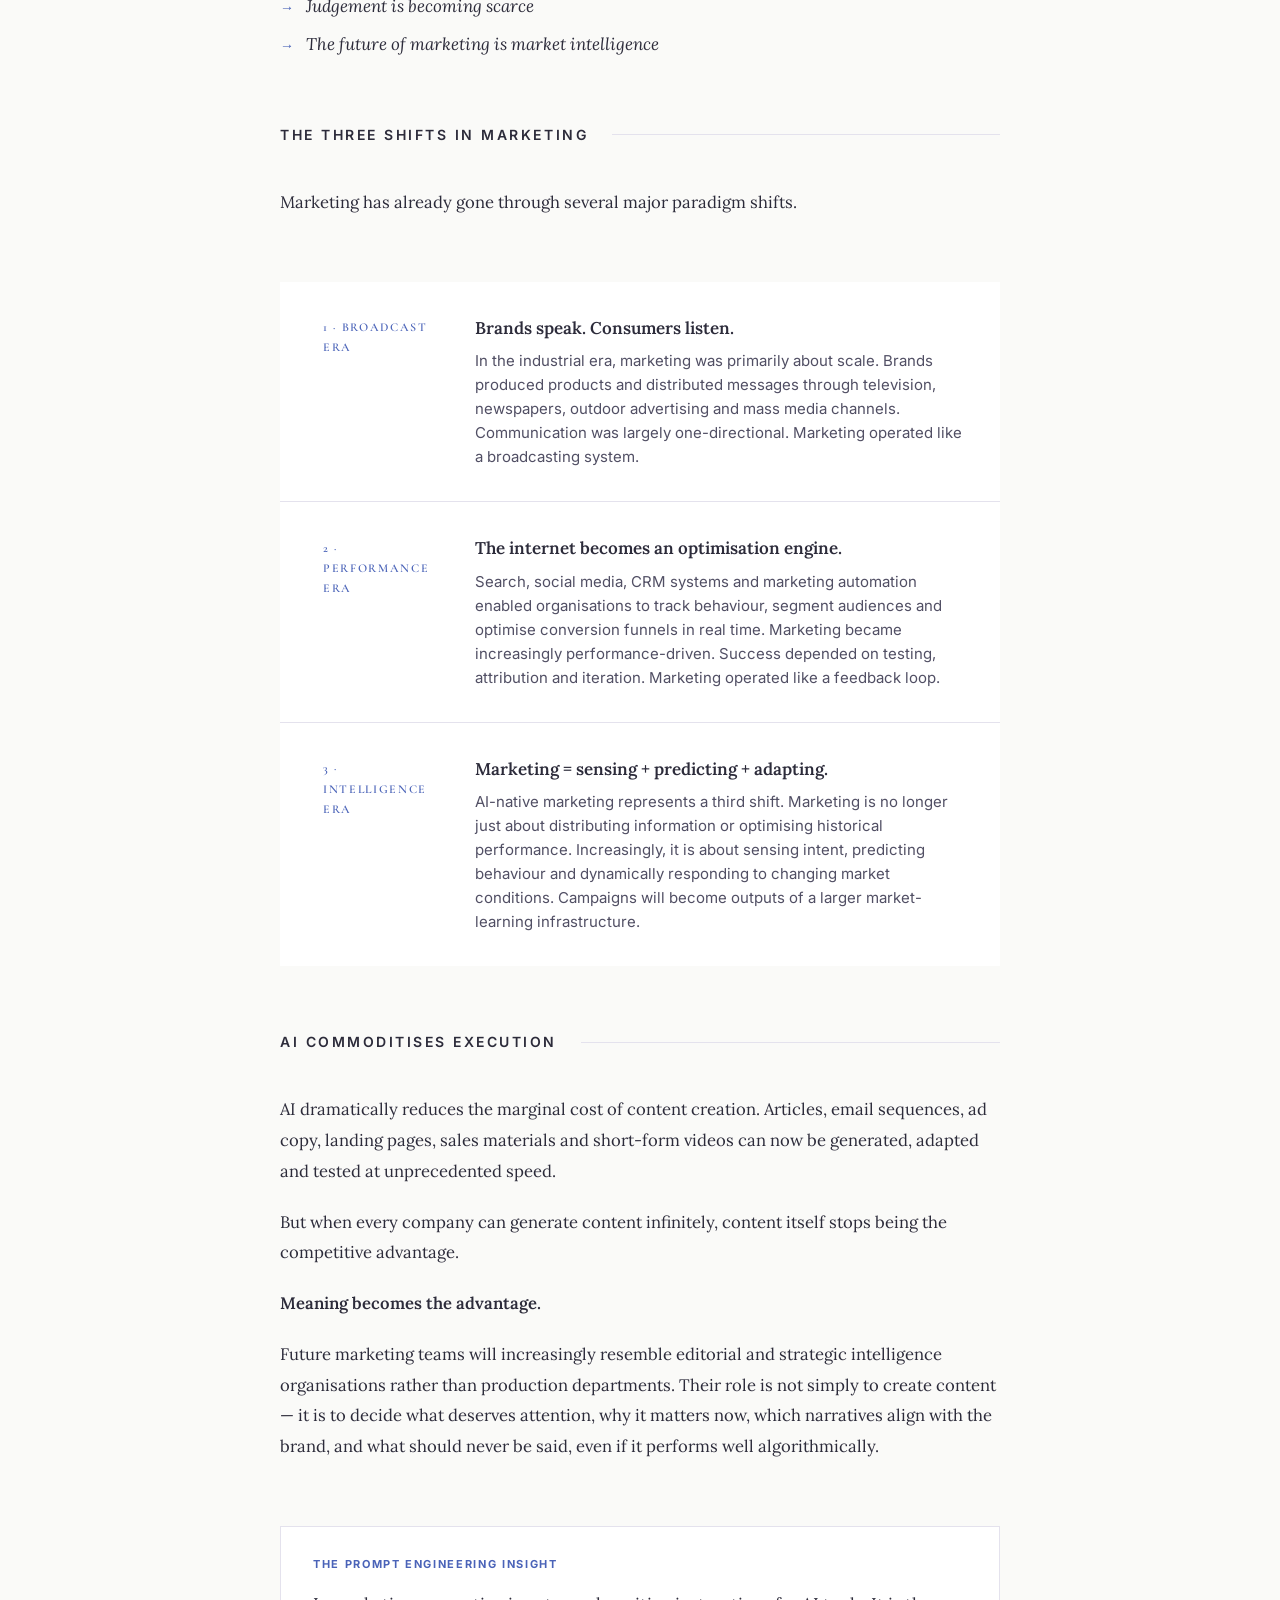
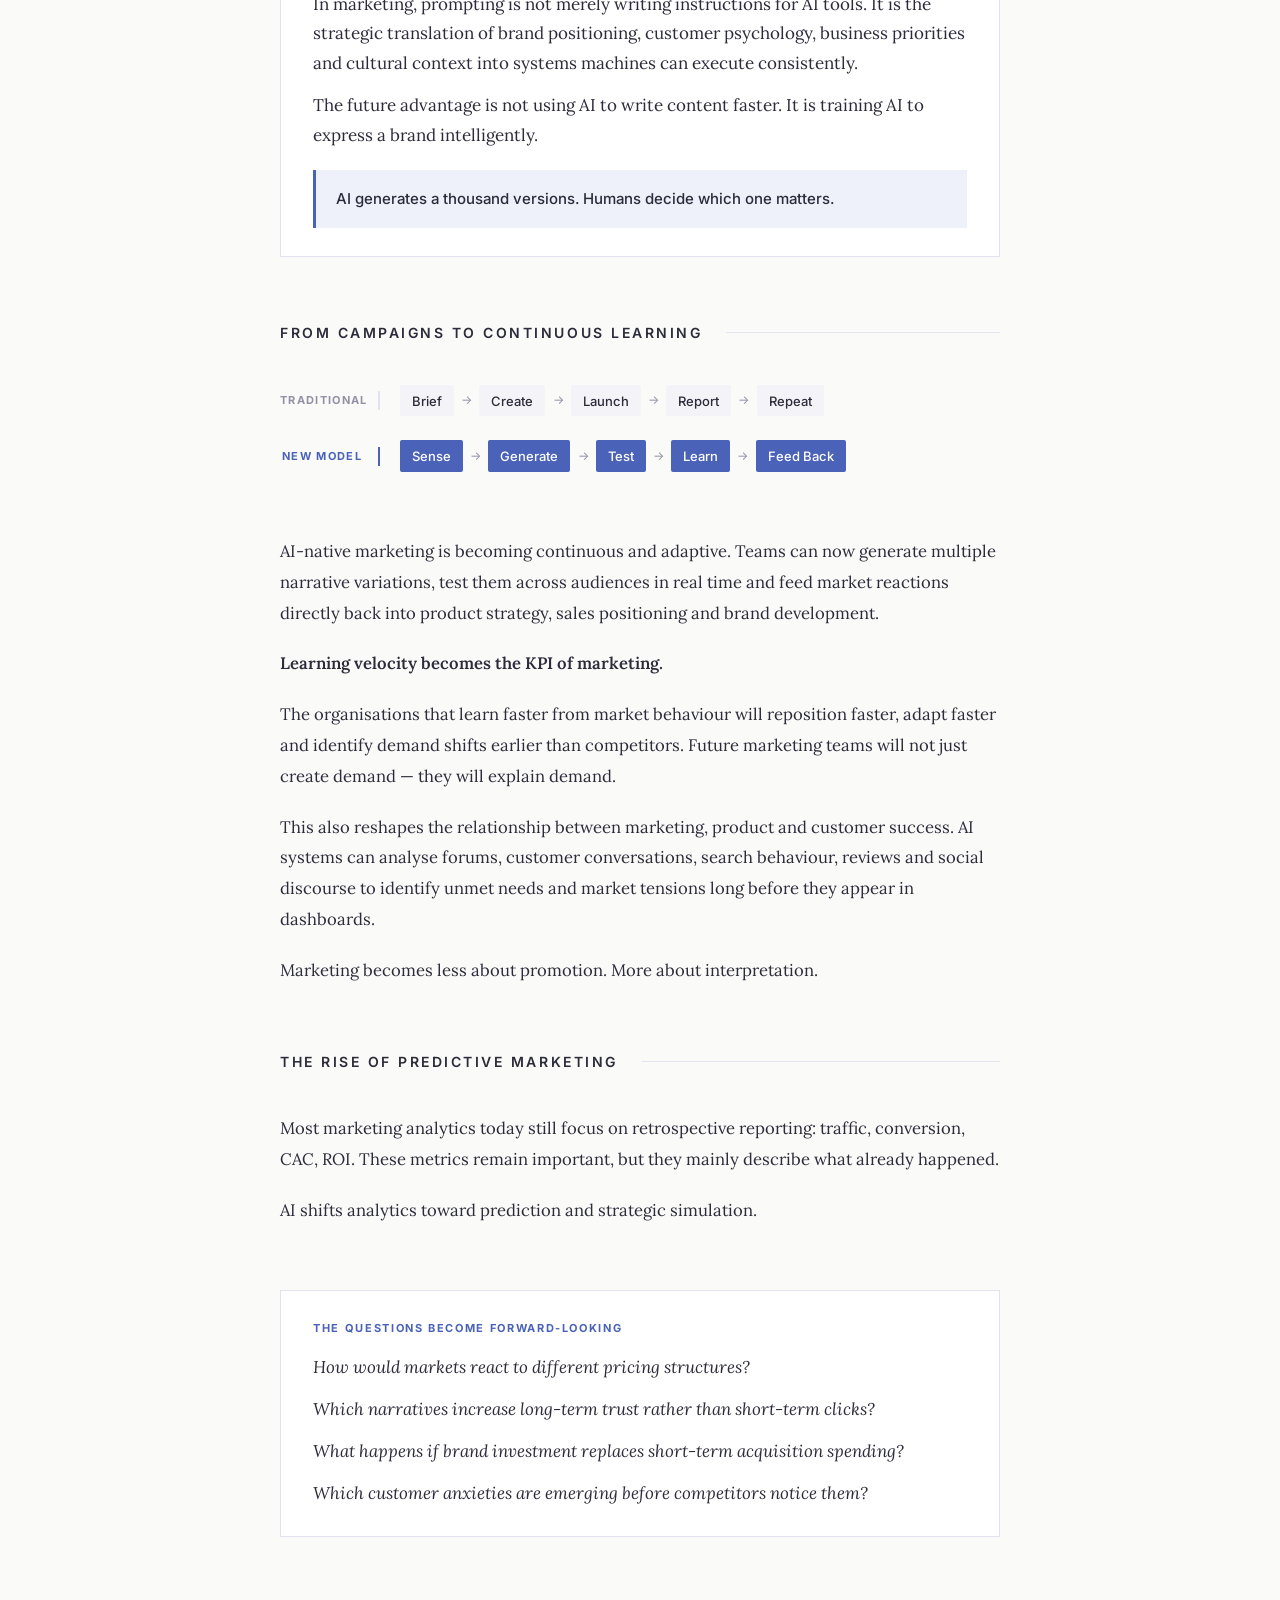
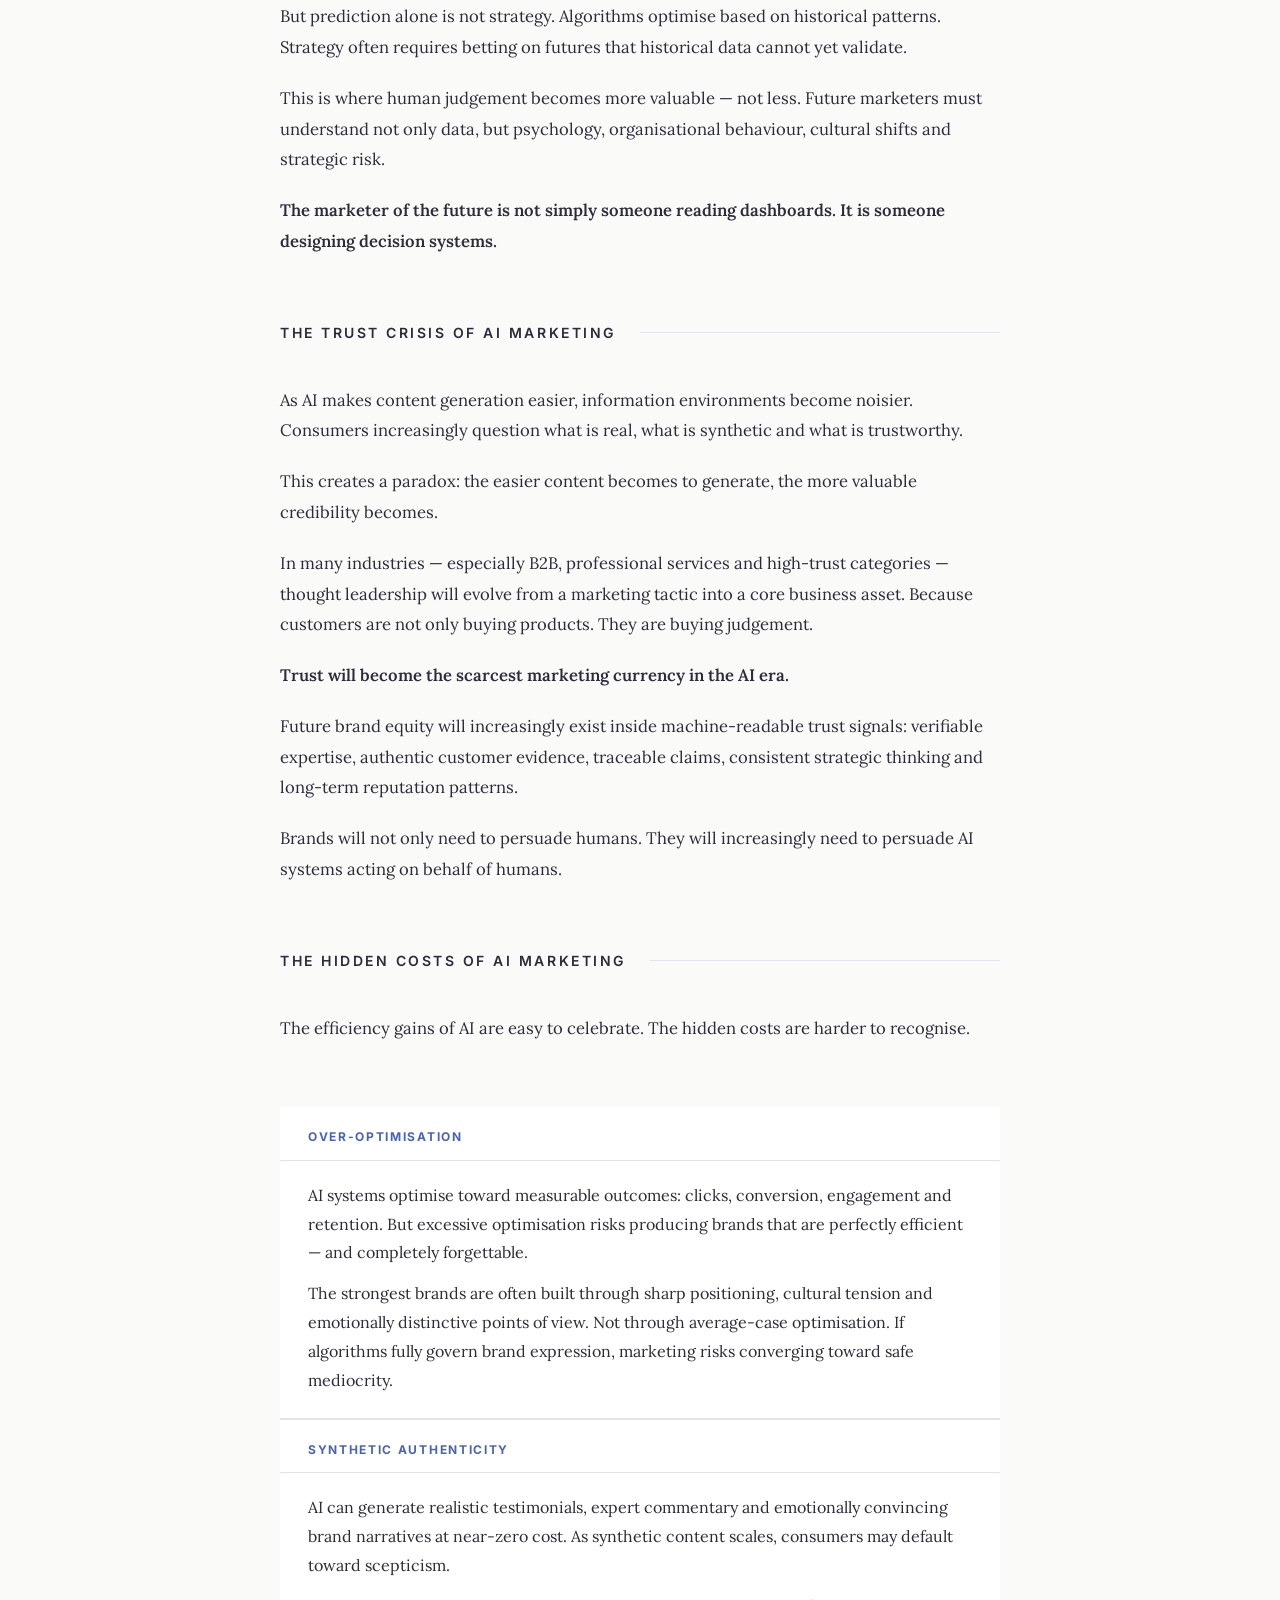
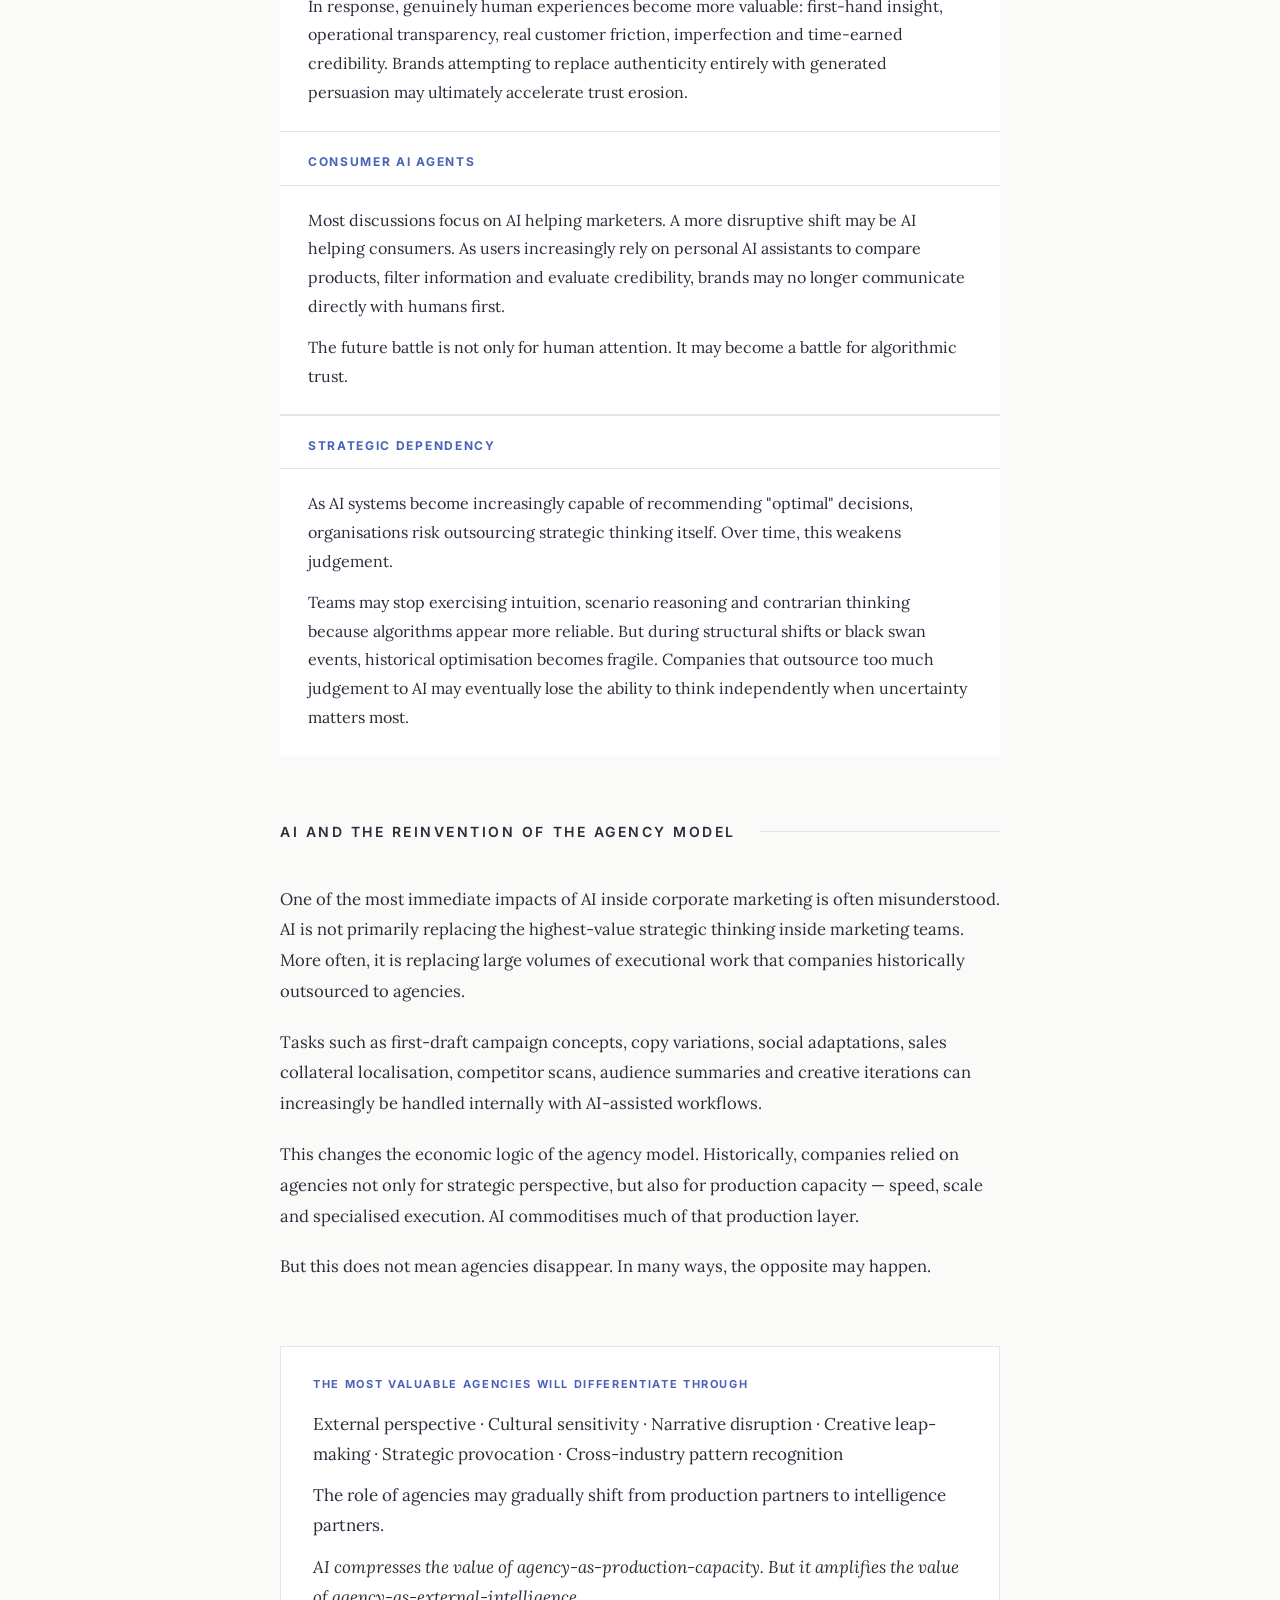
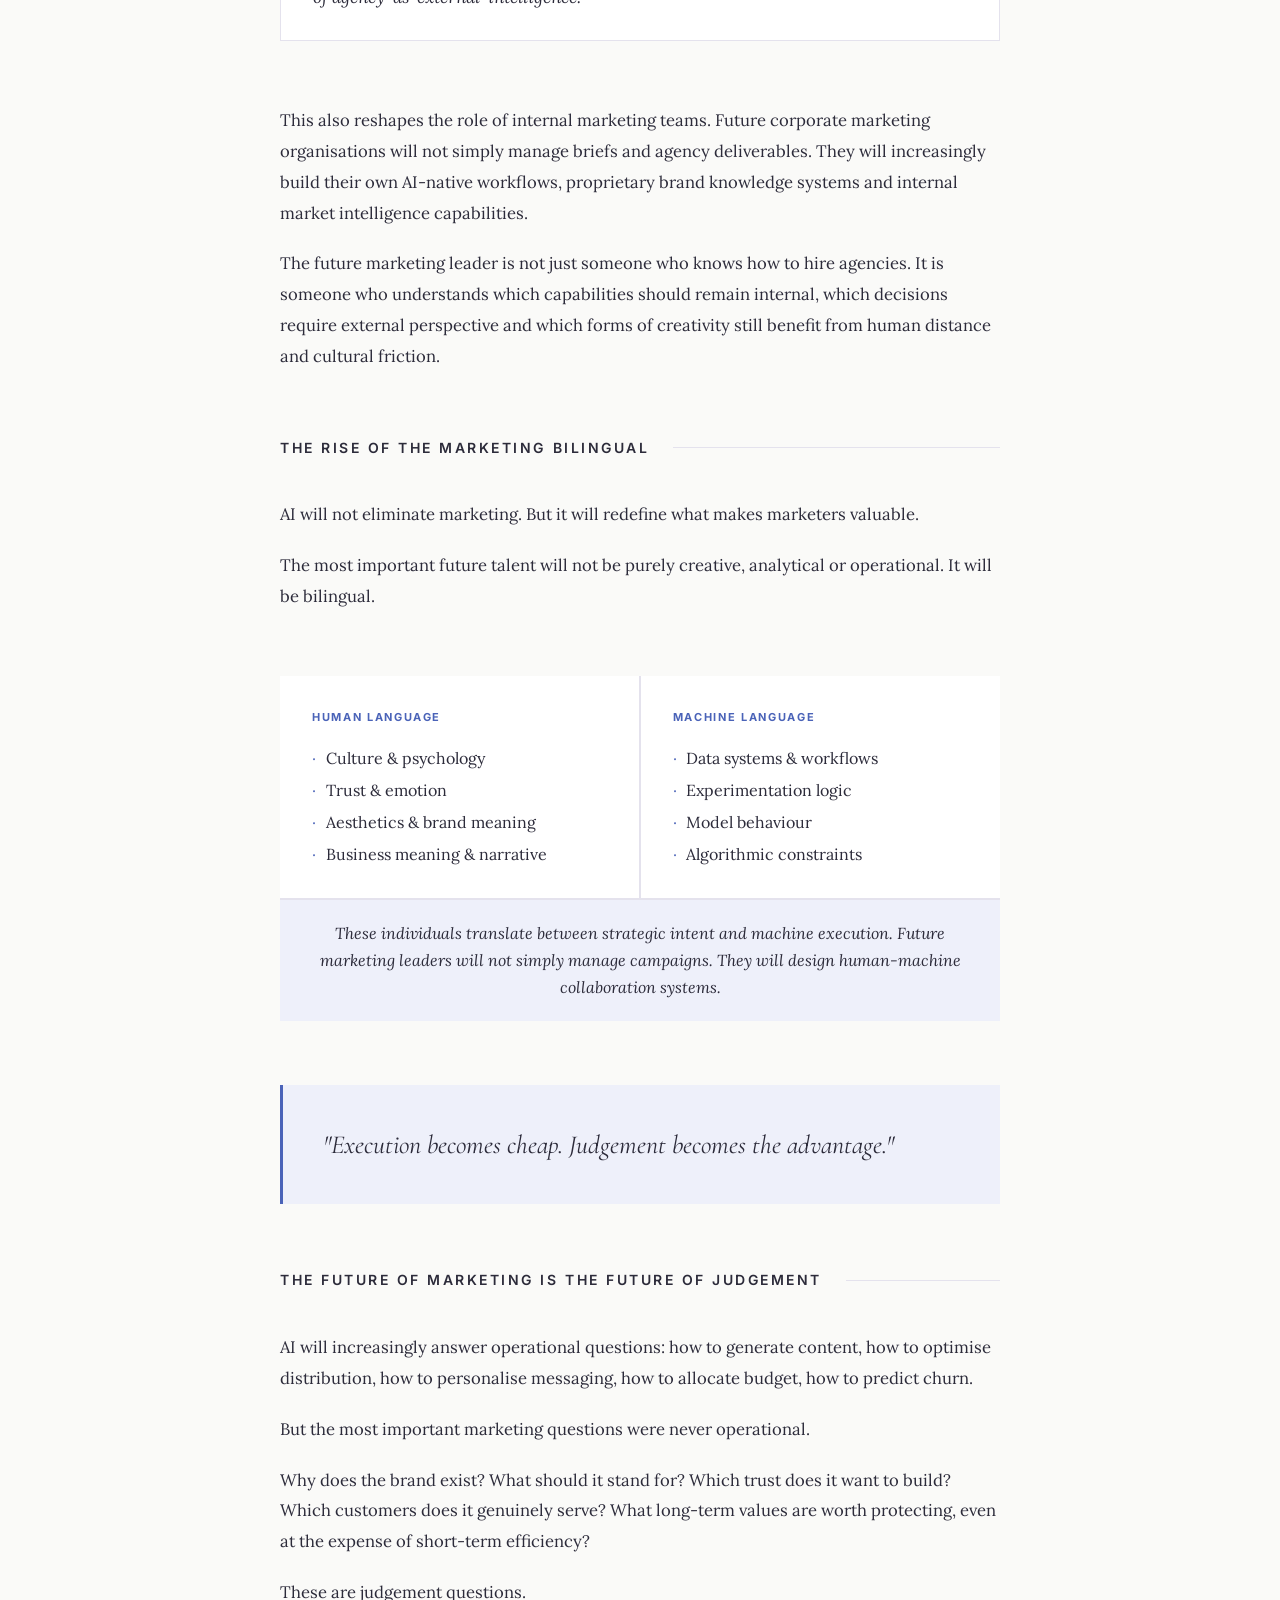
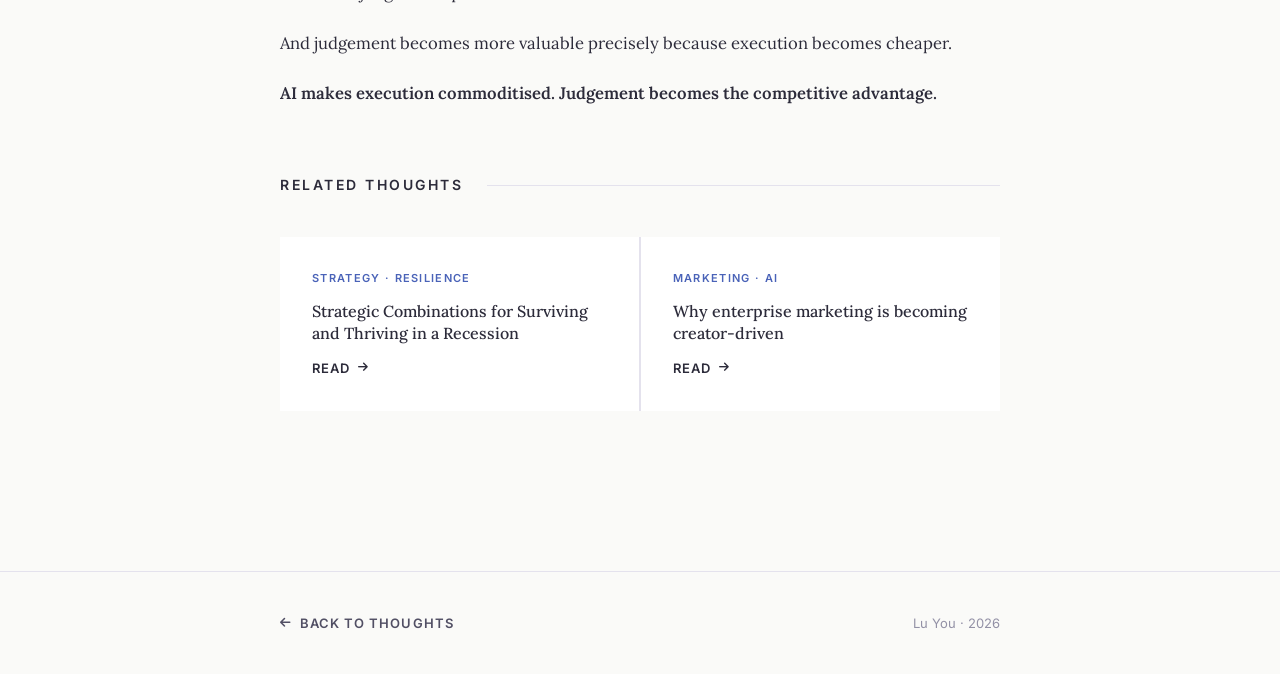
<file: thoughts/ai-marketing.html>
<!DOCTYPE html>
<html lang="en">
<head>
  <meta charset="UTF-8" />
  <meta name="viewport" content="width=device-width, initial-scale=1.0" />
  <title>From Campaigns to Market Intelligence — Lu You</title>
  <meta name="description" content="Why AI makes judgement more valuable than execution — on the structural shift reshaping marketing." />

  <!-- Google Fonts -->
  <link rel="preconnect" href="https://fonts.googleapis.com" />
  <link rel="preconnect" href="https://fonts.gstatic.com" crossorigin />
  <link href="https://fonts.googleapis.com/css2?family=Lora:ital,wght@0,400;0,500;0,600;1,400;1,500&family=Inter:wght@300;400;500;600&family=Cormorant+Garamond:ital,wght@0,300;0,400;0,500;1,300;1,400&display=swap" rel="stylesheet" />

  <!-- Favicon -->
  <link rel="icon" type="image/svg+xml" href="../images/favicon.svg" />
  <link rel="apple-touch-icon" href="../images/favicon.svg" />

  <!-- Font Awesome -->
  <link rel="stylesheet" href="https://cdn.jsdelivr.net/npm/@fortawesome/fontawesome-free@6.5.0/css/all.min.css" />

  <style>
    /* ── TOKENS ── */
    :root {
      --color-ink:        #2c2b3a;
      --color-dark:       #23222f;
      --color-mid:        #514f64;
      --color-muted:      #9391a6;
      --color-border:     #e4e2ed;
      --color-surface:    #f4f3f8;
      --color-warm:       #f7f6fb;
      --color-white:      #ffffff;
      --color-bg:         #fafaf8;
      --color-accent:     #4a63b8;
      --color-accent-pale:#eef0fa;
      --color-accent-dark:#3a50a0;

      --font-serif:   'Lora', Georgia, serif;
      --font-sans:    'Inter', -apple-system, sans-serif;
      --font-display: 'Cormorant Garamond', Georgia, serif;

      --ease-out: cubic-bezier(0.16, 1, 0.3, 1);
      --duration: 0.7s;

      --container: 720px;
      --space-xs:  0.75rem;
      --space-sm:  1.25rem;
      --space-md:  2.5rem;
      --space-lg:  4rem;
      --space-xl:  6rem;
    }

    /* ── RESET ── */
    *, *::before, *::after { box-sizing: border-box; margin: 0; padding: 0; }
    html { scroll-behavior: smooth; font-size: 16px; }
    body {
      background: var(--color-bg);
      color: var(--color-ink);
      font-family: var(--font-sans);
      font-size: 1rem;
      line-height: 1.7;
      -webkit-font-smoothing: antialiased;
    }
    a { color: inherit; text-decoration: none; }

    /* ── NAV ── */
    .site-nav {
      position: fixed;
      top: 0; left: 0; right: 0;
      z-index: 100;
      background: rgba(250,250,248,0.92);
      backdrop-filter: blur(12px);
      -webkit-backdrop-filter: blur(12px);
      border-bottom: 1px solid var(--color-border);
      transition: box-shadow 0.3s;
    }
    .nav-inner {
      max-width: 1200px;
      margin: 0 auto;
      padding: 0 clamp(1.5rem, 5vw, 3rem);
      height: 60px;
      display: flex;
      align-items: center;
      justify-content: space-between;
    }
    .nav-logo {
      font-family: var(--font-serif);
      font-size: 1rem;
      font-weight: 600;
      color: var(--color-ink);
      letter-spacing: 0.05em;
    }
    .nav-back {
      display: inline-flex;
      align-items: center;
      gap: 0.5rem;
      font-size: 0.8125rem;
      font-weight: 600;
      letter-spacing: 0.08em;
      text-transform: uppercase;
      color: var(--color-mid);
      transition: color 0.2s;
    }
    .nav-back:hover { color: var(--color-accent); }
    .nav-back i { font-size: 0.75rem; transition: transform 0.25s var(--ease-out); }
    .nav-back:hover i { transform: translateX(-4px); }

    /* ── REVEAL ── */
    .reveal {
      opacity: 0;
      transform: translateY(24px);
      transition: opacity var(--duration) var(--ease-out),
                  transform var(--duration) var(--ease-out);
    }
    .reveal.visible { opacity: 1; transform: none; }
    .reveal-delay  { transition-delay: 0.15s; }
    .reveal-delay-2{ transition-delay: 0.28s; }

    /* ── HERO ── */
    .article-hero {
      padding-top: calc(60px + var(--space-xl));
      padding-bottom: var(--space-lg);
      padding-inline: clamp(1.5rem, 5vw, 3rem);
      border-bottom: 1px solid var(--color-border);
    }
    .article-hero-inner { max-width: var(--container); margin: 0 auto; }

    .article-label {
      display: block;
      font-family: var(--font-sans);
      font-size: 0.75rem;
      font-weight: 600;
      letter-spacing: 0.15em;
      text-transform: uppercase;
      color: var(--color-accent);
      margin-bottom: 1.5rem;
    }
    .article-title {
      font-family: var(--font-display);
      font-size: clamp(2.25rem, 5vw, 3.75rem);
      font-weight: 400;
      line-height: 1.12;
      letter-spacing: -0.02em;
      color: var(--color-ink);
      margin-bottom: 0.75rem;
    }
    .article-subtitle {
      font-family: var(--font-display);
      font-size: clamp(1.1rem, 2vw, 1.5rem);
      font-weight: 300;
      font-style: italic;
      line-height: 1.3;
      color: var(--color-mid);
      margin-bottom: 1.75rem;
    }
    .article-deck {
      font-family: var(--font-serif);
      font-size: clamp(1rem, 1.5vw, 1.0625rem);
      font-style: italic;
      line-height: 1.65;
      color: var(--color-mid);
      margin-bottom: var(--space-md);
      max-width: 560px;
    }
    .article-meta {
      display: flex;
      flex-wrap: wrap;
      gap: 0.5rem 1.5rem;
      align-items: center;
      padding-top: var(--space-md);
      border-top: 1px solid var(--color-border);
    }
    .article-meta-item {
      font-size: 0.8125rem;
      color: var(--color-muted);
      display: flex;
      align-items: center;
      gap: 0.4rem;
    }
    .article-meta-item i { font-size: 0.7rem; color: var(--color-accent); }
    .article-tags { display: flex; flex-wrap: wrap; gap: 0.4rem; }
    .article-tag {
      font-size: 0.6875rem;
      font-weight: 600;
      letter-spacing: 0.1em;
      text-transform: uppercase;
      color: var(--color-accent);
      background: var(--color-accent-pale);
      padding: 0.25rem 0.625rem;
      border-radius: 2px;
    }
    .scroll-hint {
      margin-top: var(--space-md);
      font-size: 0.8125rem;
      color: var(--color-muted);
      display: flex;
      align-items: center;
      gap: 0.5rem;
    }
    .scroll-hint-arrow {
      display: inline-block;
      animation: bounce 1.6s ease-in-out infinite;
    }
    @keyframes bounce {
      0%, 100% { transform: translateY(0); }
      50%       { transform: translateY(5px); }
    }

    /* ── ARTICLE BODY ── */
    .article-body {
      padding-block: var(--space-xl);
      padding-inline: clamp(1.5rem, 5vw, 3rem);
    }
    .article-content { max-width: var(--container); margin: 0 auto; }

    /* Section rules */
    .section-rule {
      display: flex;
      align-items: center;
      gap: 1.5rem;
      margin-bottom: var(--space-md);
    }
    .section-rule-label {
      font-family: var(--font-sans);
      font-size: 0.875rem;
      font-weight: 600;
      letter-spacing: 0.18em;
      text-transform: uppercase;
      color: var(--color-ink);
      white-space: nowrap;
    }
    .section-rule-line { flex: 1; height: 1px; background: var(--color-border); }

    /* Prose */
    .prose-block { margin-bottom: var(--space-lg); }
    .prose-block p {
      font-family: var(--font-serif);
      font-size: clamp(1rem, 1.3vw, 1.0625rem);
      line-height: 1.85;
      color: var(--color-ink);
      margin-bottom: 1.25rem;
    }
    .prose-block p:last-child { margin-bottom: 0; }
    .prose-block p strong { font-weight: 600; }

    /* Intro shifts list */
    .intro-shifts {
      list-style: none;
      display: flex;
      flex-direction: column;
      gap: 0.6rem;
      margin-top: 1.5rem;
      margin-bottom: var(--space-lg);
    }
    .intro-shifts li {
      display: flex;
      align-items: baseline;
      gap: 0.75rem;
      font-family: var(--font-serif);
      font-size: 1.0625rem;
      font-style: italic;
      color: var(--color-ink);
    }
    .intro-shifts li::before {
      content: '→';
      color: var(--color-accent);
      font-style: normal;
      font-size: 0.875rem;
      flex-shrink: 0;
    }

    /* Era timeline */
    .era-stack {
      display: flex;
      flex-direction: column;
      gap: 1.5px;
      background: var(--color-border);
      margin-bottom: var(--space-lg);
    }
    .era-card {
      background: var(--color-white);
      padding: 2rem 2rem 2rem 2.5rem;
      display: grid;
      grid-template-columns: 120px 1fr;
      gap: 0 2rem;
      align-items: start;
      transition: background 0.25s;
      border-left: 3px solid transparent;
    }
    .era-card:hover {
      background: var(--color-surface);
      border-left-color: var(--color-accent);
    }
    .era-num {
      font-family: var(--font-display);
      font-size: 0.75rem;
      font-weight: 600;
      letter-spacing: 0.14em;
      text-transform: uppercase;
      color: var(--color-accent);
      padding-top: 0.2rem;
    }
    .era-heading {
      font-family: var(--font-serif);
      font-size: 1.0625rem;
      font-weight: 600;
      color: var(--color-ink);
      margin-bottom: 0.4rem;
    }
    .era-desc {
      font-size: 0.9375rem;
      color: var(--color-mid);
      line-height: 1.6;
    }

    /* Insight highlight box */
    .insight-box {
      border: 1px solid var(--color-border);
      background: var(--color-white);
      padding: 1.75rem 2rem;
      margin-bottom: var(--space-lg);
    }
    .insight-box-label {
      font-size: 0.6875rem;
      font-weight: 700;
      letter-spacing: 0.15em;
      text-transform: uppercase;
      color: var(--color-accent);
      margin-bottom: 1rem;
      display: block;
    }
    .insight-box-body {
      font-family: var(--font-serif);
      font-size: 1.0625rem;
      line-height: 1.75;
      color: var(--color-ink);
    }
    .insight-box-body p { margin-bottom: 0.75rem; }
    .insight-box-body p:last-child { margin-bottom: 0; }
    .insight-box-highlight {
      margin-top: 1.25rem;
      padding: 1rem 1.25rem;
      background: var(--color-accent-pale);
      border-left: 3px solid var(--color-accent);
      font-family: var(--font-sans);
      font-size: 0.9375rem;
      font-weight: 500;
      color: var(--color-ink);
    }

    /* Flow diagrams */
    .flow-block {
      margin-bottom: var(--space-lg);
      display: flex;
      flex-direction: column;
      gap: 1.5rem;
    }
    .flow-row {
      display: grid;
      grid-template-columns: 100px 1fr;
      gap: 1.25rem;
      align-items: center;
    }
    .flow-label {
      font-size: 0.6875rem;
      font-weight: 700;
      letter-spacing: 0.12em;
      text-transform: uppercase;
      color: var(--color-muted);
      text-align: right;
      padding-right: 1rem;
      border-right: 2px solid var(--color-border);
    }
    .flow-label.flow-label--new {
      color: var(--color-accent);
      border-right-color: var(--color-accent);
    }
    .flow-steps {
      display: flex;
      flex-wrap: wrap;
      gap: 0.35rem;
      align-items: center;
    }
    .flow-step {
      font-family: var(--font-sans);
      font-size: 0.8125rem;
      font-weight: 500;
      color: var(--color-ink);
      background: var(--color-surface);
      padding: 0.3rem 0.75rem;
      border-radius: 2px;
    }
    .flow-step.flow-step--accent {
      color: var(--color-white);
      background: var(--color-accent);
    }
    .flow-arrow {
      color: var(--color-muted);
      font-size: 0.75rem;
      padding: 0 0.1rem;
    }
    .flow-kpi {
      margin-top: 0.75rem;
      grid-column: 2;
      font-family: var(--font-sans);
      font-size: 0.875rem;
      font-style: italic;
      color: var(--color-accent);
    }

    /* Risks stack — expanded cards */
    .risks-stack {
      display: flex;
      flex-direction: column;
      gap: 1.5px;
      background: var(--color-border);
      margin-bottom: var(--space-lg);
    }
    .risk-card {
      background: var(--color-white);
      transition: background 0.25s;
    }
    .risk-card:hover { background: var(--color-surface); }
    .risk-card-header {
      padding: 1.25rem 1.75rem 0.75rem;
      font-family: var(--font-sans);
      font-size: 0.75rem;
      font-weight: 700;
      letter-spacing: 0.14em;
      text-transform: uppercase;
      color: var(--color-accent);
      border-bottom: 1px solid var(--color-border);
    }
    .risk-card-body {
      padding: 1.25rem 1.75rem 1.5rem;
    }
    .risk-card-body p {
      font-family: var(--font-serif);
      font-size: 1rem;
      line-height: 1.8;
      color: var(--color-ink);
      margin-bottom: 0.75rem;
    }
    .risk-card-body p:last-child { margin-bottom: 0; }

    /* Risks list (kept for fallback) */
    .risks-list {
      list-style: none;
      display: flex;
      flex-direction: column;
      gap: 0;
      background: var(--color-border);
      margin-bottom: var(--space-lg);
    }
    .risks-list li {
      background: var(--color-white);
      padding: 1.25rem 1.75rem;
      display: flex;
      gap: 1rem;
      align-items: baseline;
      font-family: var(--font-serif);
      font-size: 1.0625rem;
      line-height: 1.6;
      color: var(--color-ink);
      border-bottom: 1.5px solid var(--color-border);
      transition: background 0.2s;
    }
    .risks-list li:last-child { border-bottom: none; }
    .risks-list li:hover { background: var(--color-surface); }
    .risks-list li::before {
      content: '—';
      color: var(--color-accent);
      font-size: 0.875rem;
      flex-shrink: 0;
    }
    .risks-list strong { font-weight: 600; }

    /* Bilingual grid */
    .bilingual-grid {
      display: grid;
      grid-template-columns: 1fr 1fr;
      gap: 1.5px;
      background: var(--color-border);
      margin-bottom: var(--space-lg);
    }
    .bilingual-card {
      background: var(--color-white);
      padding: 2rem;
    }
    .bilingual-card-label {
      font-size: 0.6875rem;
      font-weight: 700;
      letter-spacing: 0.15em;
      text-transform: uppercase;
      color: var(--color-accent);
      margin-bottom: 1.25rem;
      display: block;
    }
    .bilingual-card-list {
      list-style: none;
      display: flex;
      flex-direction: column;
      gap: 0.5rem;
    }
    .bilingual-card-list li {
      font-family: var(--font-serif);
      font-size: 1rem;
      color: var(--color-ink);
      line-height: 1.5;
      display: flex;
      align-items: baseline;
      gap: 0.6rem;
    }
    .bilingual-card-list li::before {
      content: '·';
      color: var(--color-accent);
      flex-shrink: 0;
    }
    .bilingual-footer {
      grid-column: 1 / -1;
      background: var(--color-accent-pale);
      padding: 1.25rem 2rem;
      font-family: var(--font-serif);
      font-size: 1rem;
      font-style: italic;
      color: var(--color-ink);
      text-align: center;
    }

    /* Pull quote */
    .pull-quote {
      margin-block: var(--space-lg);
      padding: var(--space-md) clamp(1.5rem, 4vw, 2.5rem);
      border-left: 3px solid var(--color-accent);
      background: var(--color-accent-pale);
    }
    .pull-quote blockquote {
      font-family: var(--font-display);
      font-size: clamp(1.25rem, 2.5vw, 1.625rem);
      font-weight: 400;
      font-style: italic;
      line-height: 1.5;
      color: var(--color-ink);
    }

    /* Related thoughts */
    .related-grid {
      display: grid;
      grid-template-columns: 1fr 1fr;
      gap: 1.5px;
      background: var(--color-border);
      margin-bottom: var(--space-lg);
    }
    .related-card {
      background: var(--color-white);
      padding: 2rem;
      display: flex;
      flex-direction: column;
      gap: 0.75rem;
      transition: background 0.25s;
    }
    .related-card:hover { background: var(--color-surface); }
    .related-card-label {
      font-size: 0.6875rem;
      font-weight: 600;
      letter-spacing: 0.12em;
      text-transform: uppercase;
      color: var(--color-accent);
    }
    .related-card-title {
      font-family: var(--font-serif);
      font-size: 1rem;
      font-weight: 500;
      line-height: 1.4;
      color: var(--color-ink);
      flex: 1;
    }
    .related-card-link {
      display: inline-flex;
      align-items: center;
      gap: 0.5rem;
      font-size: 0.8125rem;
      font-weight: 600;
      letter-spacing: 0.08em;
      text-transform: uppercase;
      color: var(--color-ink);
      transition: color 0.2s;
    }
    .related-card:hover .related-card-link { color: var(--color-accent); }
    .related-card-link i { font-size: 0.7rem; transition: transform 0.25s var(--ease-out); }
    .related-card:hover .related-card-link i { transform: translateX(4px); }

    /* Footer */
    .article-footer {
      border-top: 1px solid var(--color-border);
      padding-block: var(--space-md);
      padding-inline: clamp(1.5rem, 5vw, 3rem);
    }
    .article-footer-inner {
      max-width: var(--container);
      margin: 0 auto;
      display: flex;
      align-items: center;
      justify-content: space-between;
      flex-wrap: wrap;
      gap: 1rem;
    }
    .back-link {
      display: inline-flex;
      align-items: center;
      gap: 0.5rem;
      font-size: 0.8125rem;
      font-weight: 600;
      letter-spacing: 0.08em;
      text-transform: uppercase;
      color: var(--color-mid);
      transition: color 0.2s;
    }
    .back-link:hover { color: var(--color-accent); }
    .back-link i { font-size: 0.75rem; transition: transform 0.25s var(--ease-out); }
    .back-link:hover i { transform: translateX(-4px); }
    .footer-byline { font-size: 0.8125rem; color: var(--color-muted); }

    /* ── RESPONSIVE ── */
    @media (max-width: 640px) {
      .era-card { grid-template-columns: 1fr; gap: 0.5rem; }
      .era-num { padding-top: 0; }
      .flow-row { grid-template-columns: 80px 1fr; gap: 0.75rem; }
      .bilingual-grid { grid-template-columns: 1fr; }
      .bilingual-footer { grid-column: 1; }
      .related-grid { grid-template-columns: 1fr; }
    }
  </style>
</head>
<body>

  <!-- ── NAV ── -->
  <nav class="site-nav" aria-label="Site navigation">
    <div class="nav-inner">
      <a href="../index.html" class="nav-logo" aria-label="Lu You — Home">LY</a>
      <a href="../index.html#thoughts" class="nav-back">
        <i class="fa-solid fa-arrow-left" aria-hidden="true"></i>
        <span>Selected Thoughts</span>
      </a>
    </div>
  </nav>

  <main>

    <!-- ── HERO ── -->
    <header class="article-hero">
      <div class="article-hero-inner">
        <span class="article-label reveal">Selected Thoughts</span>
        <h1 class="article-title reveal reveal-delay">From Campaigns to<br />Market Intelligence</h1>
        <p class="article-subtitle reveal reveal-delay">Why AI Makes Judgement More Valuable Than Execution</p>
        <p class="article-deck reveal reveal-delay-2">
          A structural shift in how marketing work is created,<br />distributed and valued.
        </p>
        <div class="article-meta reveal reveal-delay-2">
          <div class="article-tags">
            <span class="article-tag">Marketing</span>
            <span class="article-tag">AI</span>
            <span class="article-tag">Strategy</span>
            <span class="article-tag">Future of Work</span>
          </div>
          <span class="article-meta-item">
            <i class="fa-regular fa-calendar" aria-hidden="true"></i>
            Published · 2026
          </span>
          <span class="article-meta-item">
            <i class="fa-regular fa-clock" aria-hidden="true"></i>
            7 min read
          </span>
        </div>
        <div class="scroll-hint reveal reveal-delay-2">
          <span class="scroll-hint-arrow">↓</span>
          <span>Scroll to explore</span>
        </div>
      </div>
    </header>

    <!-- ── BODY ── -->
    <div class="article-body">
      <div class="article-content">

        <!-- INTRODUCTION -->
        <div class="section-rule reveal">
          <span class="section-rule-label">Introduction</span>
          <div class="section-rule-line"></div>
        </div>

        <div class="prose-block reveal">
          <p>For the past decade, marketing has been shaped by digital transformation, automation and data-driven optimisation.</p>
          <p><strong>AI is different.</strong></p>
          <p>This is not another software upgrade. It is a structural shift in how marketing work is created, distributed and valued.</p>
          <p>For years, most marketing organisations were built around execution: producing campaigns, generating content, managing channels, optimising funnels and measuring conversion. Efficiency mattered because execution itself was expensive.</p>
          <p>AI changes that equation.</p>
          <p>Content generation, audience segmentation, creative testing, reporting and workflow automation are rapidly becoming commoditised. Tasks that once required large teams can now be performed faster — and often cheaper — by intelligent systems.</p>
          <p>As execution becomes abundant, judgement becomes scarce.</p>
          <p>The core value of marketing is no longer simply producing more content. It is understanding markets more deeply, identifying emerging demand earlier, building trust more intentionally and helping organisations navigate uncertainty faster than competitors.</p>
        </div>

        <ul class="intro-shifts reveal">
          <li>Execution is becoming abundant</li>
          <li>Judgement is becoming scarce</li>
          <li>The future of marketing is market intelligence</li>
        </ul>

        <!-- THREE SHIFTS -->
        <div class="section-rule reveal">
          <span class="section-rule-label">The Three Shifts in Marketing</span>
          <div class="section-rule-line"></div>
        </div>

        <div class="prose-block reveal">
          <p>Marketing has already gone through several major paradigm shifts.</p>
        </div>

        <div class="era-stack reveal">
          <div class="era-card">
            <div class="era-num">1 · Broadcast Era</div>
            <div>
              <div class="era-heading">Brands speak. Consumers listen.</div>
              <div class="era-desc">In the industrial era, marketing was primarily about scale. Brands produced products and distributed messages through television, newspapers, outdoor advertising and mass media channels. Communication was largely one-directional. Marketing operated like a broadcasting system.</div>
            </div>
          </div>
          <div class="era-card">
            <div class="era-num">2 · Performance Era</div>
            <div>
              <div class="era-heading">The internet becomes an optimisation engine.</div>
              <div class="era-desc">Search, social media, CRM systems and marketing automation enabled organisations to track behaviour, segment audiences and optimise conversion funnels in real time. Marketing became increasingly performance-driven. Success depended on testing, attribution and iteration. Marketing operated like a feedback loop.</div>
            </div>
          </div>
          <div class="era-card">
            <div class="era-num">3 · Intelligence Era</div>
            <div>
              <div class="era-heading">Marketing = sensing + predicting + adapting.</div>
              <div class="era-desc">AI-native marketing represents a third shift. Marketing is no longer just about distributing information or optimising historical performance. Increasingly, it is about sensing intent, predicting behaviour and dynamically responding to changing market conditions. Campaigns will become outputs of a larger market-learning infrastructure.</div>
            </div>
          </div>
        </div>

        <!-- AI COMMODITISES EXECUTION -->
        <div class="section-rule reveal">
          <span class="section-rule-label">AI Commoditises Execution</span>
          <div class="section-rule-line"></div>
        </div>

        <div class="prose-block reveal">
          <p>AI dramatically reduces the marginal cost of content creation. Articles, email sequences, ad copy, landing pages, sales materials and short-form videos can now be generated, adapted and tested at unprecedented speed.</p>
          <p>But when every company can generate content infinitely, content itself stops being the competitive advantage.</p>
          <p><strong>Meaning becomes the advantage.</strong></p>
          <p>Future marketing teams will increasingly resemble editorial and strategic intelligence organisations rather than production departments. Their role is not simply to create content — it is to decide what deserves attention, why it matters now, which narratives align with the brand, and what should never be said, even if it performs well algorithmically.</p>
        </div>

        <div class="insight-box reveal">
          <span class="insight-box-label">The Prompt Engineering Insight</span>
          <div class="insight-box-body">
            <p>In marketing, prompting is not merely writing instructions for AI tools. It is the strategic translation of brand positioning, customer psychology, business priorities and cultural context into systems machines can execute consistently.</p>
            <p>The future advantage is not using AI to write content faster. It is training AI to express a brand intelligently.</p>
          </div>
          <div class="insight-box-highlight">
            AI generates a thousand versions. Humans decide which one matters.
          </div>
        </div>

        <!-- CAMPAIGNS TO CONTINUOUS LEARNING -->
        <div class="section-rule reveal">
          <span class="section-rule-label">From Campaigns to Continuous Learning</span>
          <div class="section-rule-line"></div>
        </div>

        <div class="flow-block reveal">
          <div class="flow-row">
            <div class="flow-label">Traditional</div>
            <div class="flow-steps">
              <span class="flow-step">Brief</span>
              <span class="flow-arrow">→</span>
              <span class="flow-step">Create</span>
              <span class="flow-arrow">→</span>
              <span class="flow-step">Launch</span>
              <span class="flow-arrow">→</span>
              <span class="flow-step">Report</span>
              <span class="flow-arrow">→</span>
              <span class="flow-step">Repeat</span>
            </div>
          </div>
          <div class="flow-row">
            <div class="flow-label flow-label--new">New Model</div>
            <div class="flow-steps">
              <span class="flow-step flow-step--accent">Sense</span>
              <span class="flow-arrow">→</span>
              <span class="flow-step flow-step--accent">Generate</span>
              <span class="flow-arrow">→</span>
              <span class="flow-step flow-step--accent">Test</span>
              <span class="flow-arrow">→</span>
              <span class="flow-step flow-step--accent">Learn</span>
              <span class="flow-arrow">→</span>
              <span class="flow-step flow-step--accent">Feed Back</span>
            </div>
          </div>
        </div>

        <div class="prose-block reveal">
          <p>AI-native marketing is becoming continuous and adaptive. Teams can now generate multiple narrative variations, test them across audiences in real time and feed market reactions directly back into product strategy, sales positioning and brand development.</p>
          <p><strong>Learning velocity becomes the KPI of marketing.</strong></p>
          <p>The organisations that learn faster from market behaviour will reposition faster, adapt faster and identify demand shifts earlier than competitors. Future marketing teams will not just create demand — they will explain demand.</p>
          <p>This also reshapes the relationship between marketing, product and customer success. AI systems can analyse forums, customer conversations, search behaviour, reviews and social discourse to identify unmet needs and market tensions long before they appear in dashboards.</p>
          <p>Marketing becomes less about promotion. More about interpretation.</p>
        </div>

        <!-- PREDICTIVE MARKETING -->
        <div class="section-rule reveal">
          <span class="section-rule-label">The Rise of Predictive Marketing</span>
          <div class="section-rule-line"></div>
        </div>

        <div class="prose-block reveal">
          <p>Most marketing analytics today still focus on retrospective reporting: traffic, conversion, CAC, ROI. These metrics remain important, but they mainly describe what already happened.</p>
          <p>AI shifts analytics toward prediction and strategic simulation.</p>
        </div>

        <div class="insight-box reveal">
          <span class="insight-box-label">The Questions Become Forward-Looking</span>
          <div class="insight-box-body">
            <p><em>How would markets react to different pricing structures?</em></p>
            <p><em>Which narratives increase long-term trust rather than short-term clicks?</em></p>
            <p><em>What happens if brand investment replaces short-term acquisition spending?</em></p>
            <p><em>Which customer anxieties are emerging before competitors notice them?</em></p>
          </div>
        </div>

        <div class="prose-block reveal">
          <p>But prediction alone is not strategy. Algorithms optimise based on historical patterns. Strategy often requires betting on futures that historical data cannot yet validate.</p>
          <p>This is where human judgement becomes more valuable — not less. Future marketers must understand not only data, but psychology, organisational behaviour, cultural shifts and strategic risk.</p>
          <p><strong>The marketer of the future is not simply someone reading dashboards. It is someone designing decision systems.</strong></p>
        </div>

        <!-- TRUST IN THE AI ERA -->
        <div class="section-rule reveal">
          <span class="section-rule-label">The Trust Crisis of AI Marketing</span>
          <div class="section-rule-line"></div>
        </div>

        <div class="prose-block reveal">
          <p>As AI makes content generation easier, information environments become noisier. Consumers increasingly question what is real, what is synthetic and what is trustworthy.</p>
          <p>This creates a paradox: the easier content becomes to generate, the more valuable credibility becomes.</p>
          <p>In many industries — especially B2B, professional services and high-trust categories — thought leadership will evolve from a marketing tactic into a core business asset. Because customers are not only buying products. They are buying judgement.</p>
          <p><strong>Trust will become the scarcest marketing currency in the AI era.</strong></p>
          <p>Future brand equity will increasingly exist inside machine-readable trust signals: verifiable expertise, authentic customer evidence, traceable claims, consistent strategic thinking and long-term reputation patterns.</p>
          <p>Brands will not only need to persuade humans. They will increasingly need to persuade AI systems acting on behalf of humans.</p>
        </div>

        <!-- HIDDEN RISKS -->
        <div class="section-rule reveal">
          <span class="section-rule-label">The Hidden Costs of AI Marketing</span>
          <div class="section-rule-line"></div>
        </div>

        <div class="prose-block reveal">
          <p>The efficiency gains of AI are easy to celebrate. The hidden costs are harder to recognise.</p>
        </div>

        <div class="risks-stack reveal">

          <div class="risk-card">
            <div class="risk-card-header">Over-Optimisation</div>
            <div class="risk-card-body">
              <p>AI systems optimise toward measurable outcomes: clicks, conversion, engagement and retention. But excessive optimisation risks producing brands that are perfectly efficient — and completely forgettable.</p>
              <p>The strongest brands are often built through sharp positioning, cultural tension and emotionally distinctive points of view. Not through average-case optimisation. If algorithms fully govern brand expression, marketing risks converging toward safe mediocrity.</p>
            </div>
          </div>

          <div class="risk-card">
            <div class="risk-card-header">Synthetic Authenticity</div>
            <div class="risk-card-body">
              <p>AI can generate realistic testimonials, expert commentary and emotionally convincing brand narratives at near-zero cost. As synthetic content scales, consumers may default toward scepticism.</p>
              <p>In response, genuinely human experiences become more valuable: first-hand insight, operational transparency, real customer friction, imperfection and time-earned credibility. Brands attempting to replace authenticity entirely with generated persuasion may ultimately accelerate trust erosion.</p>
            </div>
          </div>

          <div class="risk-card">
            <div class="risk-card-header">Consumer AI Agents</div>
            <div class="risk-card-body">
              <p>Most discussions focus on AI helping marketers. A more disruptive shift may be AI helping consumers. As users increasingly rely on personal AI assistants to compare products, filter information and evaluate credibility, brands may no longer communicate directly with humans first.</p>
              <p>The future battle is not only for human attention. It may become a battle for algorithmic trust.</p>
            </div>
          </div>

          <div class="risk-card">
            <div class="risk-card-header">Strategic Dependency</div>
            <div class="risk-card-body">
              <p>As AI systems become increasingly capable of recommending "optimal" decisions, organisations risk outsourcing strategic thinking itself. Over time, this weakens judgement.</p>
              <p>Teams may stop exercising intuition, scenario reasoning and contrarian thinking because algorithms appear more reliable. But during structural shifts or black swan events, historical optimisation becomes fragile. Companies that outsource too much judgement to AI may eventually lose the ability to think independently when uncertainty matters most.</p>
            </div>
          </div>

        </div>

        <!-- AGENCY MODEL -->
        <div class="section-rule reveal">
          <span class="section-rule-label">AI and the Reinvention of the Agency Model</span>
          <div class="section-rule-line"></div>
        </div>

        <div class="prose-block reveal">
          <p>One of the most immediate impacts of AI inside corporate marketing is often misunderstood. AI is not primarily replacing the highest-value strategic thinking inside marketing teams. More often, it is replacing large volumes of executional work that companies historically outsourced to agencies.</p>
          <p>Tasks such as first-draft campaign concepts, copy variations, social adaptations, sales collateral localisation, competitor scans, audience summaries and creative iterations can increasingly be handled internally with AI-assisted workflows.</p>
          <p>This changes the economic logic of the agency model. Historically, companies relied on agencies not only for strategic perspective, but also for production capacity — speed, scale and specialised execution. AI commoditises much of that production layer.</p>
          <p>But this does not mean agencies disappear. In many ways, the opposite may happen.</p>
        </div>

        <div class="insight-box reveal">
          <span class="insight-box-label">The Most Valuable Agencies Will Differentiate Through</span>
          <div class="insight-box-body">
            <p>External perspective · Cultural sensitivity · Narrative disruption · Creative leap-making · Strategic provocation · Cross-industry pattern recognition</p>
            <p>The role of agencies may gradually shift from production partners to intelligence partners.</p>
            <p><em>AI compresses the value of agency-as-production-capacity. But it amplifies the value of agency-as-external-intelligence.</em></p>
          </div>
        </div>

        <div class="prose-block reveal">
          <p>This also reshapes the role of internal marketing teams. Future corporate marketing organisations will not simply manage briefs and agency deliverables. They will increasingly build their own AI-native workflows, proprietary brand knowledge systems and internal market intelligence capabilities.</p>
          <p>The future marketing leader is not just someone who knows how to hire agencies. It is someone who understands which capabilities should remain internal, which decisions require external perspective and which forms of creativity still benefit from human distance and cultural friction.</p>
        </div>

        <!-- THE MARKETING BILINGUAL -->
        <div class="section-rule reveal">
          <span class="section-rule-label">The Rise of the Marketing Bilingual</span>
          <div class="section-rule-line"></div>
        </div>

        <div class="prose-block reveal">
          <p>AI will not eliminate marketing. But it will redefine what makes marketers valuable.</p>
          <p>The most important future talent will not be purely creative, analytical or operational. It will be bilingual.</p>
        </div>

        <div class="bilingual-grid reveal">
          <div class="bilingual-card">
            <span class="bilingual-card-label">Human Language</span>
            <ul class="bilingual-card-list">
              <li>Culture &amp; psychology</li>
              <li>Trust &amp; emotion</li>
              <li>Aesthetics &amp; brand meaning</li>
              <li>Business meaning &amp; narrative</li>
            </ul>
          </div>
          <div class="bilingual-card">
            <span class="bilingual-card-label">Machine Language</span>
            <ul class="bilingual-card-list">
              <li>Data systems &amp; workflows</li>
              <li>Experimentation logic</li>
              <li>Model behaviour</li>
              <li>Algorithmic constraints</li>
            </ul>
          </div>
          <div class="bilingual-footer">
            These individuals translate between strategic intent and machine execution. Future marketing leaders will not simply manage campaigns. They will design human-machine collaboration systems.
          </div>
        </div>

        <!-- PULL QUOTE -->
        <div class="pull-quote reveal">
          <blockquote>
            "Execution becomes cheap. Judgement becomes the advantage."
          </blockquote>
        </div>

        <!-- CONCLUSION -->
        <div class="section-rule reveal">
          <span class="section-rule-label">The Future of Marketing is the Future of Judgement</span>
          <div class="section-rule-line"></div>
        </div>

        <div class="prose-block reveal">
          <p>AI will increasingly answer operational questions: how to generate content, how to optimise distribution, how to personalise messaging, how to allocate budget, how to predict churn.</p>
          <p>But the most important marketing questions were never operational.</p>
          <p>Why does the brand exist? What should it stand for? Which trust does it want to build? Which customers does it genuinely serve? What long-term values are worth protecting, even at the expense of short-term efficiency?</p>
          <p>These are judgement questions.</p>
          <p>And judgement becomes more valuable precisely because execution becomes cheaper.</p>
          <p><strong>AI makes execution commoditised. Judgement becomes the competitive advantage.</strong></p>
        </div>

        <!-- RELATED THOUGHTS -->
        <div class="section-rule reveal">
          <span class="section-rule-label">Related Thoughts</span>
          <div class="section-rule-line"></div>
        </div>

        <div class="related-grid reveal">
          <a class="related-card" href="recession.html">
            <span class="related-card-label">Strategy · Resilience</span>
            <span class="related-card-title">Strategic Combinations for Surviving and Thriving in a Recession</span>
            <span class="related-card-link">
              Read <i class="fa-solid fa-arrow-right" aria-hidden="true"></i>
            </span>
          </a>
          <a class="related-card" href="../index.html#thoughts">
            <span class="related-card-label">Marketing · AI</span>
            <span class="related-card-title">Why enterprise marketing is becoming creator-driven</span>
            <span class="related-card-link">
              Read <i class="fa-solid fa-arrow-right" aria-hidden="true"></i>
            </span>
          </a>
        </div>

      </div>
    </div>
  </main>

  <!-- ── ARTICLE FOOTER ── -->
  <footer class="article-footer">
    <div class="article-footer-inner">
      <a href="../index.html#thoughts" class="back-link">
        <i class="fa-solid fa-arrow-left" aria-hidden="true"></i>
        <span>Back to Thoughts</span>
      </a>
      <span class="footer-byline">Lu You · 2026</span>
    </div>
  </footer>

  <script>
    // Reveal on scroll
    const revealEls = document.querySelectorAll('.reveal');
    const observer = new IntersectionObserver((entries) => {
      entries.forEach(entry => {
        if (entry.isIntersecting) {
          entry.target.classList.add('visible');
          observer.unobserve(entry.target);
        }
      });
    }, { threshold: 0.08, rootMargin: '0px 0px -40px 0px' });
    revealEls.forEach(el => observer.observe(el));

    // Nav shadow on scroll
    const nav = document.querySelector('.site-nav');
    window.addEventListener('scroll', () => {
      nav.style.boxShadow = window.scrollY > 10
        ? '0 1px 24px rgba(44,43,58,0.08)'
        : 'none';
    }, { passive: true });
  </script>

</body>
</html>
</file>
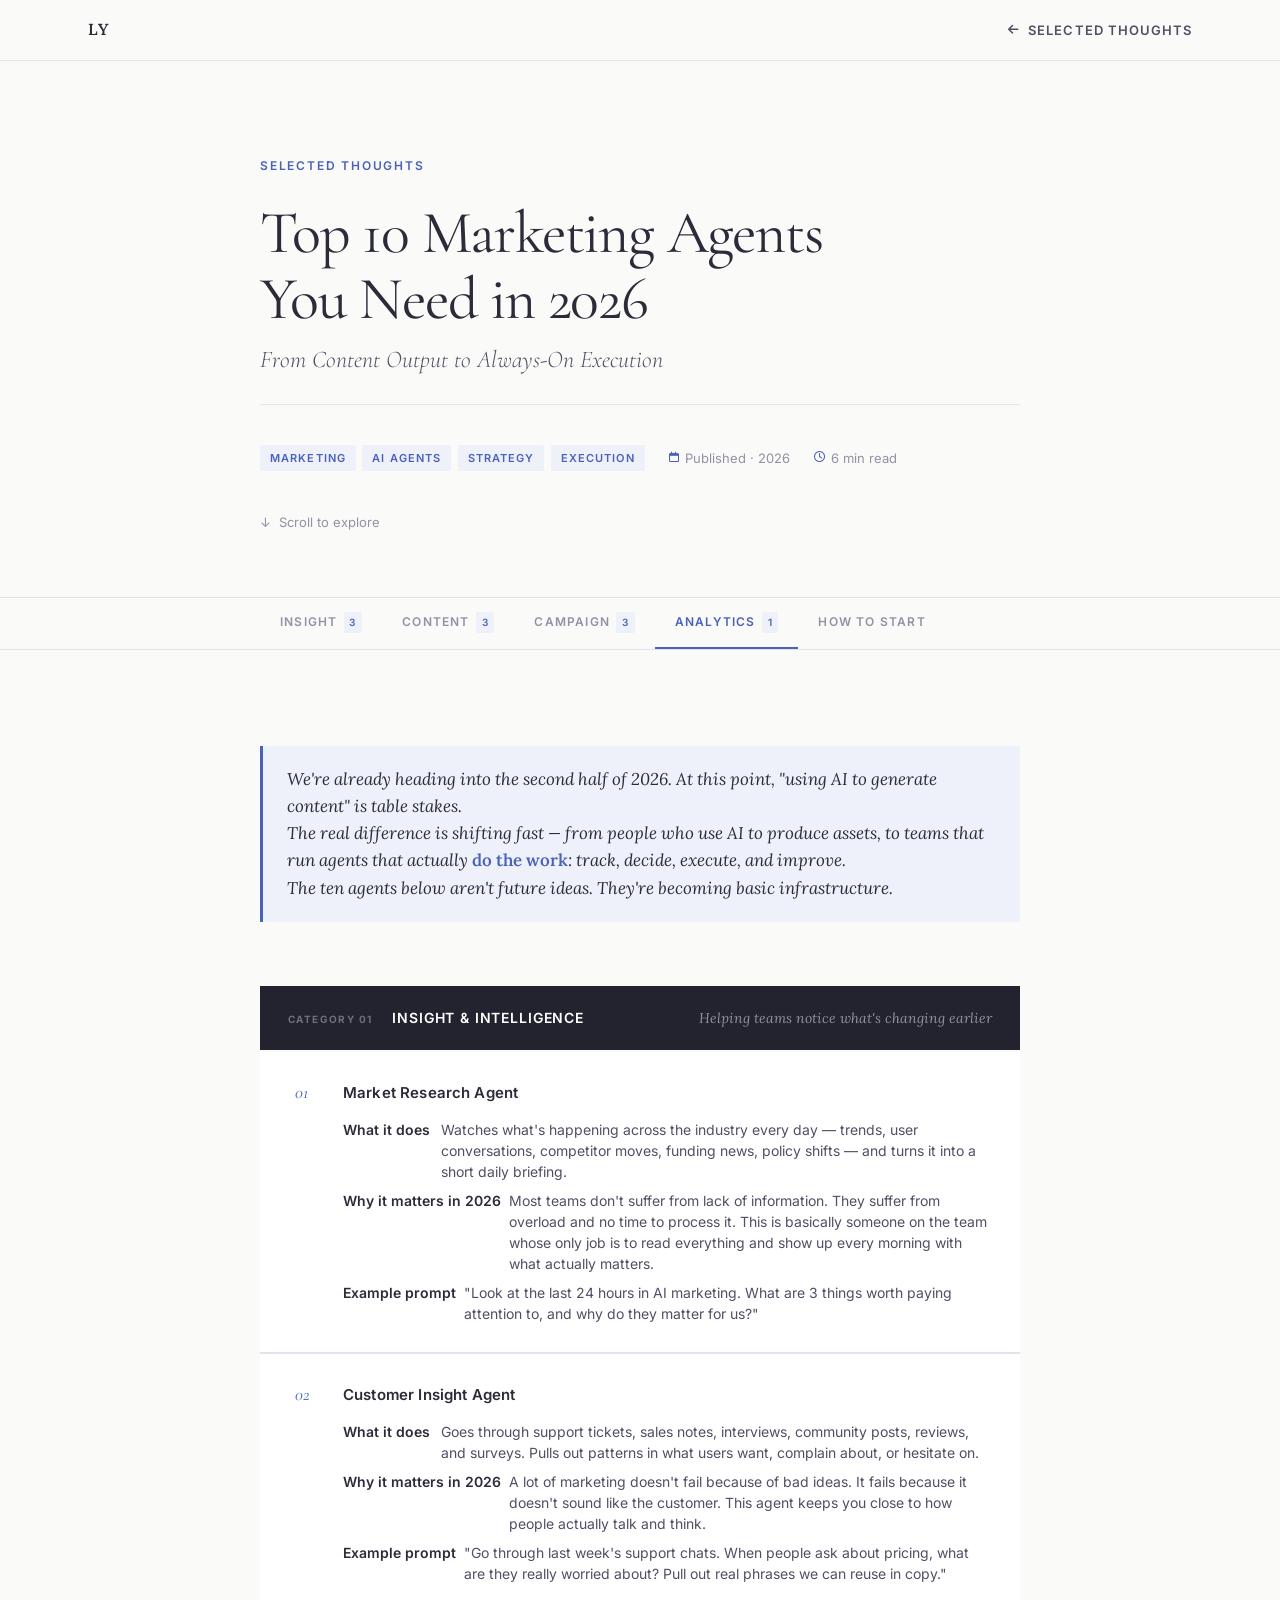
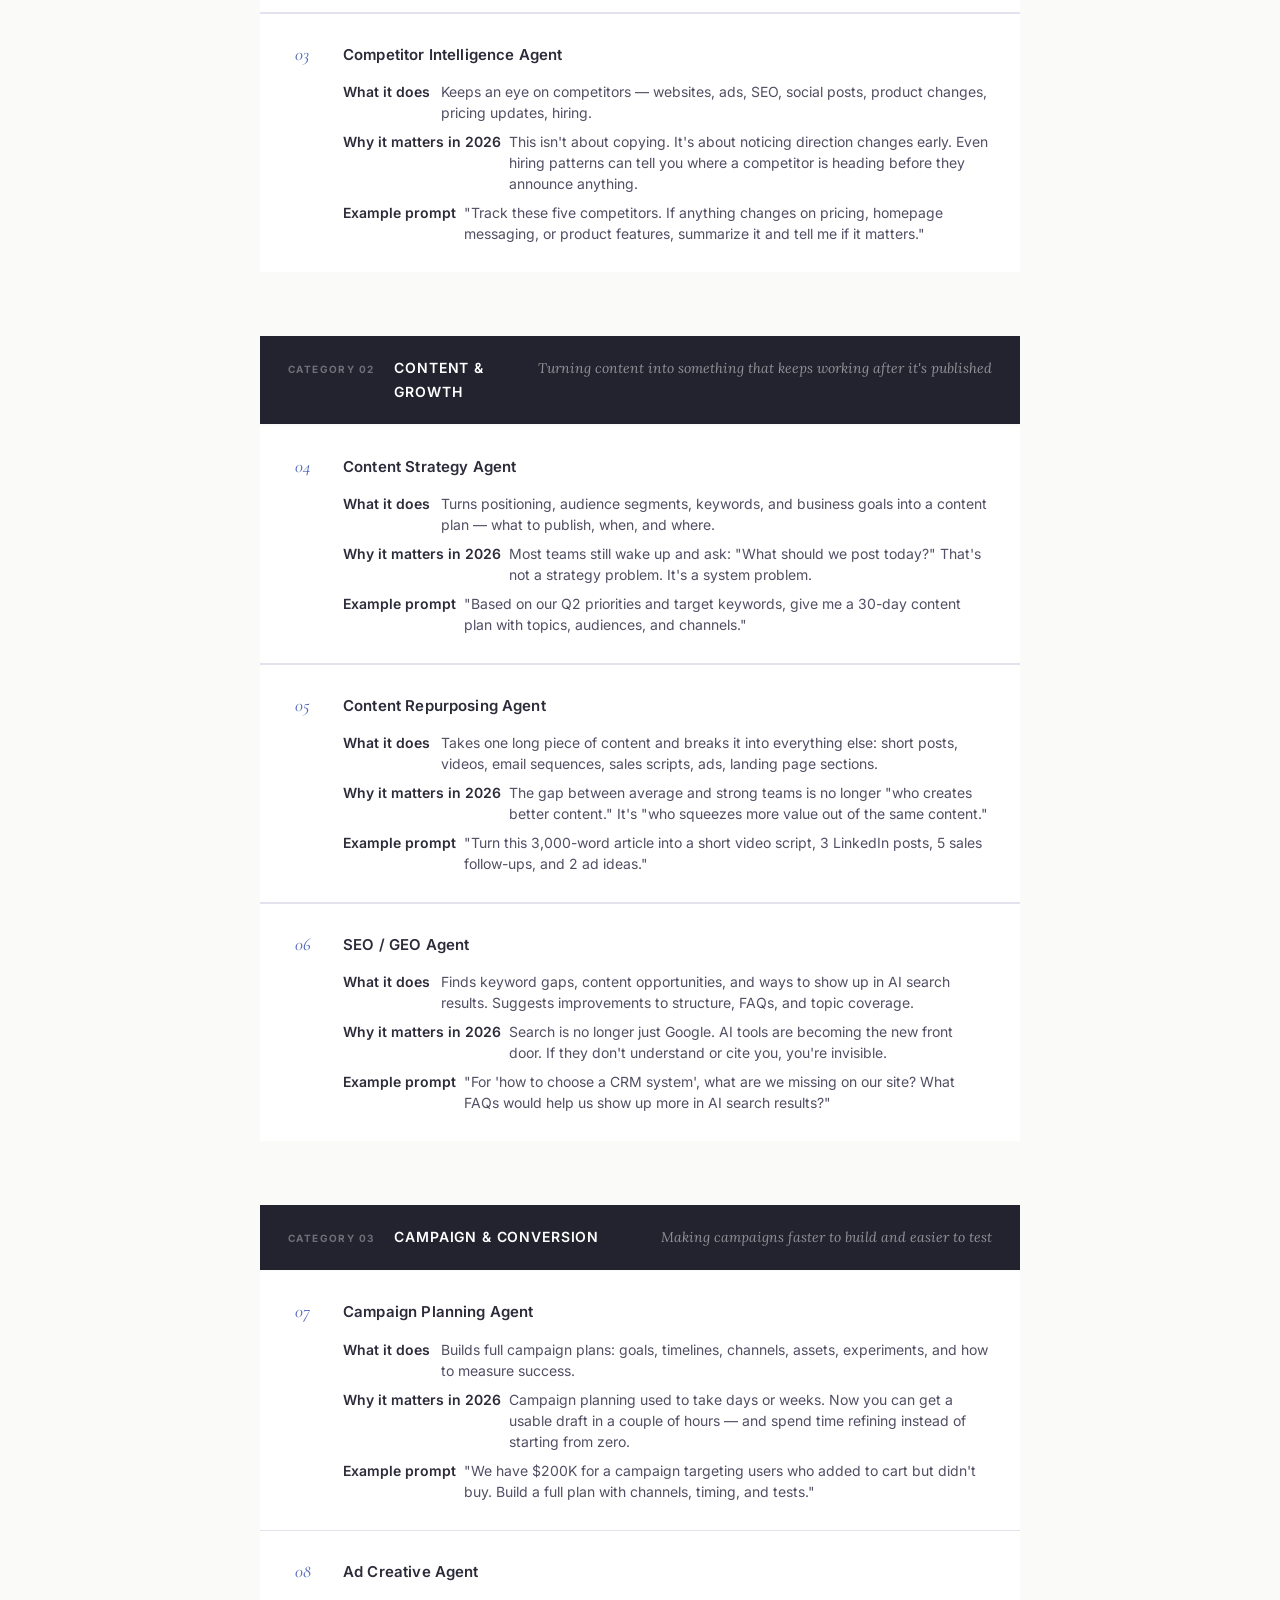
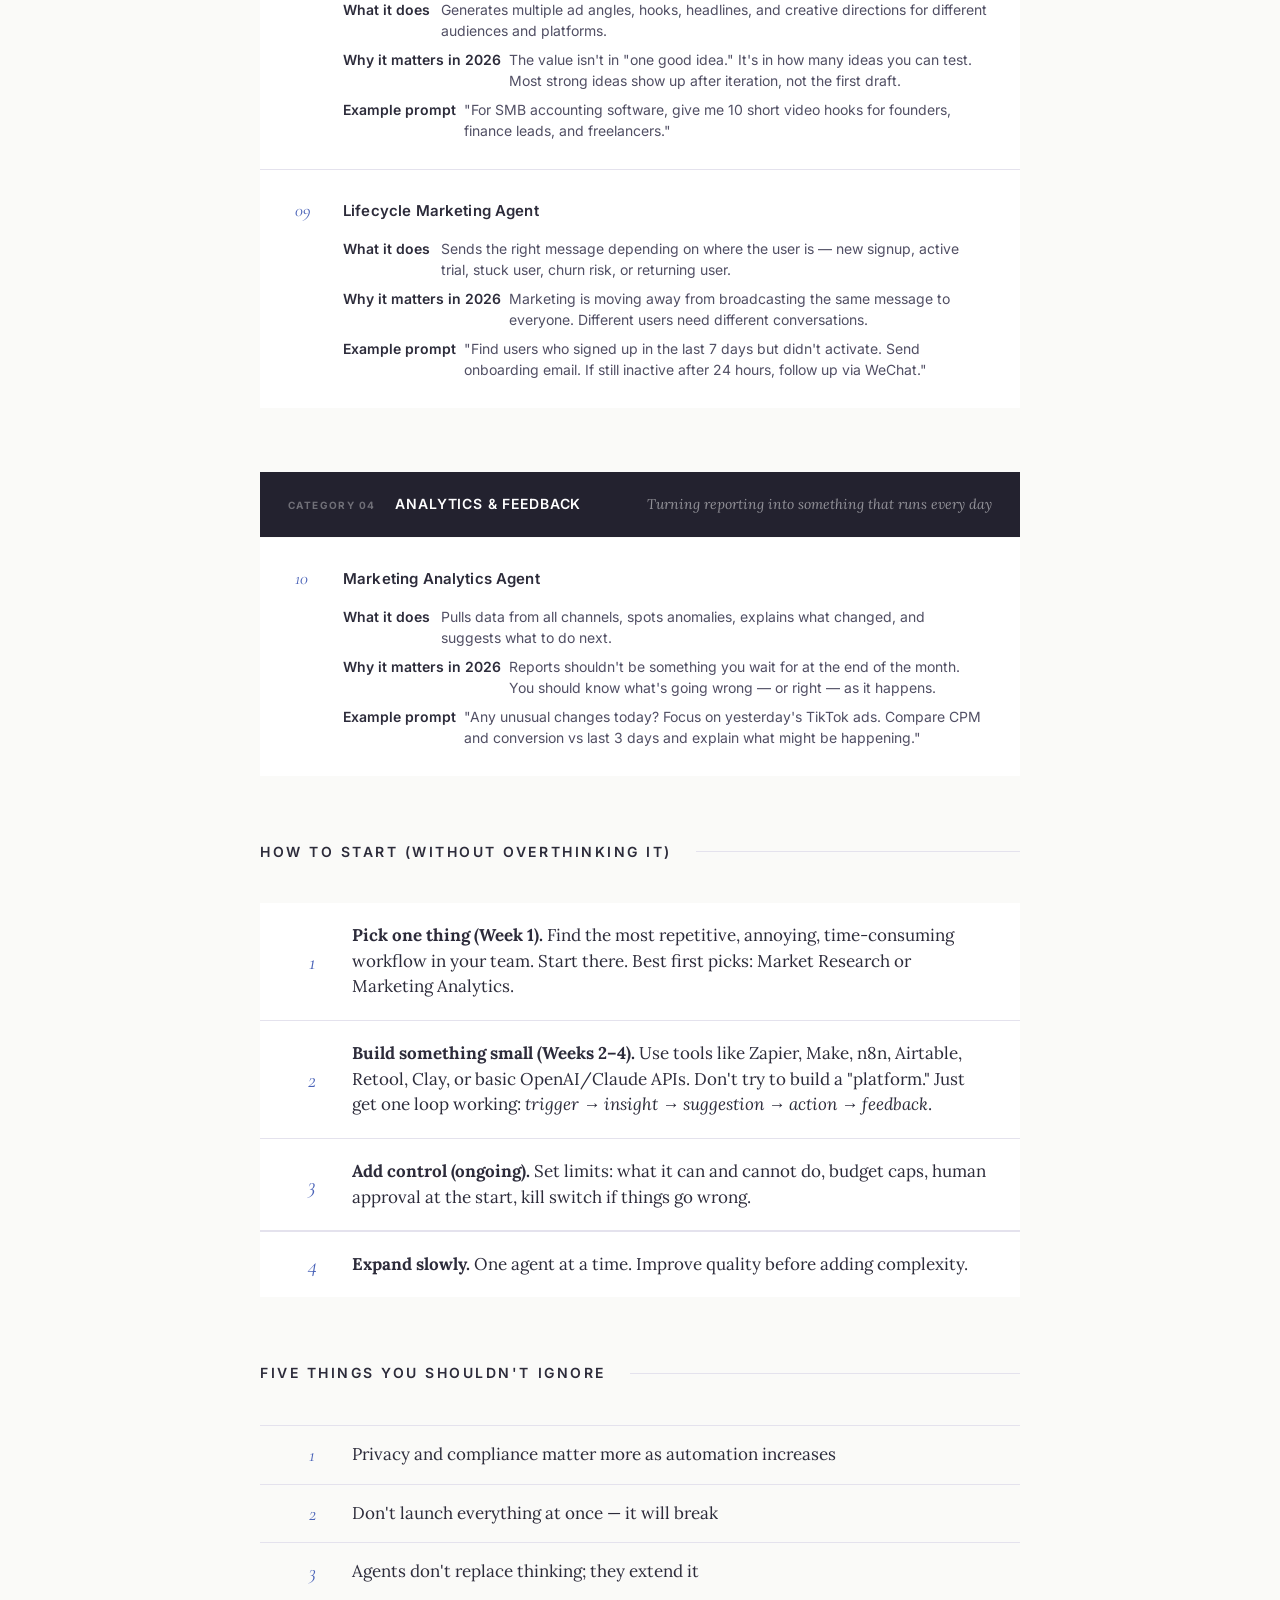
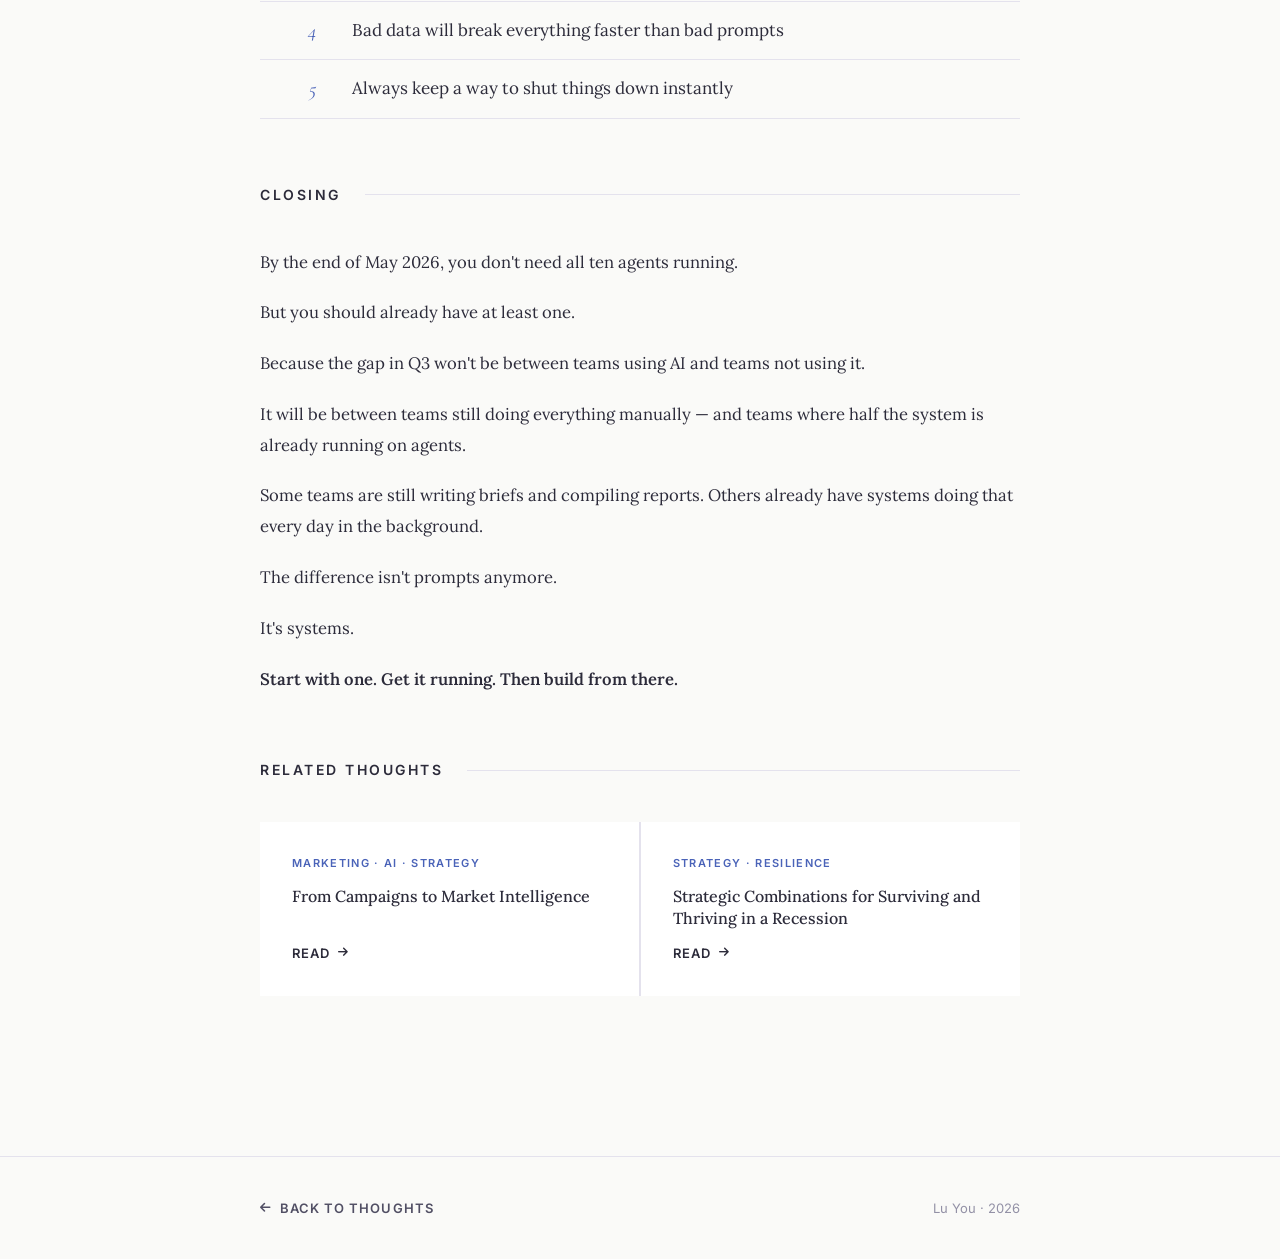
<file: thoughts/marketing-agents.html>
<!DOCTYPE html>
<html lang="en">
<head>
  <meta charset="UTF-8" />
  <meta name="viewport" content="width=device-width, initial-scale=1.0" />
  <title>Top 10 Marketing Agents You Need in 2026 — Lu You</title>
  <meta name="description" content="From content output to always-on execution — we're moving from using AI to running systems." />

  <!-- Google Fonts -->
  <link rel="preconnect" href="https://fonts.googleapis.com" />
  <link rel="preconnect" href="https://fonts.gstatic.com" crossorigin />
  <link href="https://fonts.googleapis.com/css2?family=Lora:ital,wght@0,400;0,500;0,600;1,400;1,500&family=Inter:wght@300;400;500;600&family=Cormorant+Garamond:ital,wght@0,300;0,400;0,500;1,300;1,400&display=swap" rel="stylesheet" />

  <!-- Favicon -->
  <link rel="icon" type="image/svg+xml" href="../images/favicon.svg" />
  <link rel="apple-touch-icon" href="../images/favicon.svg" />

  <!-- Font Awesome -->
  <link rel="stylesheet" href="https://cdn.jsdelivr.net/npm/@fortawesome/fontawesome-free@6.5.0/css/all.min.css" />

  <style>
    /* ── TOKENS ── */
    :root {
      --color-ink:        #2c2b3a;
      --color-dark:       #23222f;
      --color-mid:        #514f64;
      --color-muted:      #9391a6;
      --color-border:     #e4e2ed;
      --color-surface:    #f4f3f8;
      --color-warm:       #f7f6fb;
      --color-white:      #ffffff;
      --color-bg:         #fafaf8;
      --color-accent:     #4a63b8;
      --color-accent-pale:#eef0fa;
      --color-accent-dark:#3a50a0;

      --font-serif:   'Lora', Georgia, serif;
      --font-sans:    'Inter', -apple-system, sans-serif;
      --font-display: 'Cormorant Garamond', Georgia, serif;

      --ease-out: cubic-bezier(0.16, 1, 0.3, 1);
      --duration: 0.7s;

      --container: 760px;
      --space-xs:  0.75rem;
      --space-sm:  1.25rem;
      --space-md:  2.5rem;
      --space-lg:  4rem;
      --space-xl:  6rem;
    }

    /* ── RESET ── */
    *, *::before, *::after { box-sizing: border-box; margin: 0; padding: 0; }
    html { scroll-behavior: smooth; font-size: 16px; }
    body {
      background: var(--color-bg);
      color: var(--color-ink);
      font-family: var(--font-sans);
      line-height: 1.7;
      -webkit-font-smoothing: antialiased;
    }
    a { color: inherit; text-decoration: none; }

    /* ── NAV ── */
    .site-nav {
      position: fixed;
      top: 0; left: 0; right: 0;
      z-index: 200;
      background: rgba(250,250,248,0.92);
      backdrop-filter: blur(12px);
      -webkit-backdrop-filter: blur(12px);
      border-bottom: 1px solid var(--color-border);
      transition: box-shadow 0.3s;
    }
    .nav-inner {
      max-width: 1200px;
      margin: 0 auto;
      padding: 0 clamp(1.5rem, 5vw, 3rem);
      height: 60px;
      display: flex;
      align-items: center;
      justify-content: space-between;
    }
    .nav-logo {
      font-family: var(--font-serif);
      font-size: 1rem;
      font-weight: 600;
      color: var(--color-ink);
      letter-spacing: 0.05em;
    }
    .nav-back {
      display: inline-flex;
      align-items: center;
      gap: 0.5rem;
      font-size: 0.8125rem;
      font-weight: 600;
      letter-spacing: 0.08em;
      text-transform: uppercase;
      color: var(--color-mid);
      transition: color 0.2s;
    }
    .nav-back:hover { color: var(--color-accent); }
    .nav-back i { font-size: 0.75rem; transition: transform 0.25s var(--ease-out); }
    .nav-back:hover i { transform: translateX(-4px); }

    /* ── STICKY CATEGORY NAV ── */
    .cat-nav {
      position: sticky;
      top: 60px;
      z-index: 100;
      background: rgba(250,250,248,0.96);
      backdrop-filter: blur(8px);
      border-bottom: 1px solid var(--color-border);
      padding: 0 clamp(1.5rem, 5vw, 3rem);
    }
    .cat-nav-inner {
      max-width: var(--container);
      margin: 0 auto;
      display: flex;
      gap: 0;
      overflow-x: auto;
      scrollbar-width: none;
    }
    .cat-nav-inner::-webkit-scrollbar { display: none; }
    .cat-nav-link {
      display: inline-flex;
      align-items: center;
      gap: 0.4rem;
      padding: 0.875rem 1.25rem;
      font-size: 0.75rem;
      font-weight: 600;
      letter-spacing: 0.1em;
      text-transform: uppercase;
      color: var(--color-muted);
      border-bottom: 2px solid transparent;
      white-space: nowrap;
      transition: color 0.2s, border-color 0.2s;
    }
    .cat-nav-link:hover,
    .cat-nav-link.active {
      color: var(--color-accent);
      border-bottom-color: var(--color-accent);
    }
    .cat-nav-num {
      font-size: 0.625rem;
      background: var(--color-accent-pale);
      color: var(--color-accent);
      padding: 0.1rem 0.35rem;
      border-radius: 2px;
    }

    /* ── REVEAL ── */
    .reveal {
      opacity: 0;
      transform: translateY(24px);
      transition: opacity var(--duration) var(--ease-out),
                  transform var(--duration) var(--ease-out);
    }
    .reveal.visible { opacity: 1; transform: none; }
    .reveal-delay   { transition-delay: 0.12s; }
    .reveal-delay-2 { transition-delay: 0.24s; }

    /* ── HERO ── */
    .article-hero {
      padding-top: calc(60px + var(--space-xl));
      padding-bottom: var(--space-lg);
      padding-inline: clamp(1.5rem, 5vw, 3rem);
      border-bottom: 1px solid var(--color-border);
    }
    .article-hero-inner { max-width: var(--container); margin: 0 auto; }

    .article-label {
      display: block;
      font-size: 0.75rem;
      font-weight: 600;
      letter-spacing: 0.15em;
      text-transform: uppercase;
      color: var(--color-accent);
      margin-bottom: 1.5rem;
    }
    .article-title {
      font-family: var(--font-display);
      font-size: clamp(2.25rem, 5vw, 3.75rem);
      font-weight: 400;
      line-height: 1.1;
      letter-spacing: -0.02em;
      color: var(--color-ink);
      margin-bottom: 0.75rem;
    }
    .article-subtitle {
      font-family: var(--font-display);
      font-size: clamp(1.1rem, 2vw, 1.5rem);
      font-weight: 300;
      font-style: italic;
      color: var(--color-mid);
      margin-bottom: 1.75rem;
      line-height: 1.3;
    }
    .article-meta {
      display: flex;
      flex-wrap: wrap;
      gap: 0.5rem 1.5rem;
      align-items: center;
      padding-top: var(--space-md);
      border-top: 1px solid var(--color-border);
    }
    .article-tags { display: flex; flex-wrap: wrap; gap: 0.4rem; }
    .article-tag {
      font-size: 0.6875rem;
      font-weight: 600;
      letter-spacing: 0.1em;
      text-transform: uppercase;
      color: var(--color-accent);
      background: var(--color-accent-pale);
      padding: 0.25rem 0.625rem;
      border-radius: 2px;
    }
    .article-meta-item {
      font-size: 0.8125rem;
      color: var(--color-muted);
      display: flex;
      align-items: center;
      gap: 0.4rem;
    }
    .article-meta-item i { font-size: 0.7rem; color: var(--color-accent); }
    .scroll-hint {
      margin-top: var(--space-md);
      font-size: 0.8125rem;
      color: var(--color-muted);
      display: flex;
      align-items: center;
      gap: 0.5rem;
    }
    .scroll-hint-arrow { animation: bounce 1.6s ease-in-out infinite; display: inline-block; }
    @keyframes bounce {
      0%,100% { transform: translateY(0); }
      50%      { transform: translateY(5px); }
    }

    /* ── BODY LAYOUT ── */
    .article-body {
      padding-block: var(--space-xl);
      padding-inline: clamp(1.5rem, 5vw, 3rem);
    }
    .article-content { max-width: var(--container); margin: 0 auto; }

    /* Section rule */
    .section-rule {
      display: flex;
      align-items: center;
      gap: 1.5rem;
      margin-bottom: var(--space-md);
    }
    .section-rule-label {
      font-size: 0.875rem;
      font-weight: 600;
      letter-spacing: 0.18em;
      text-transform: uppercase;
      color: var(--color-ink);
      white-space: nowrap;
    }
    .section-rule-line { flex: 1; height: 1px; background: var(--color-border); }

    /* Prose */
    .prose-block { margin-bottom: var(--space-lg); }
    .prose-block p {
      font-family: var(--font-serif);
      font-size: clamp(1rem, 1.3vw, 1.0625rem);
      line-height: 1.85;
      color: var(--color-ink);
      margin-bottom: 1.25rem;
    }
    .prose-block p:last-child { margin-bottom: 0; }
    .prose-block p strong { font-weight: 600; }

    /* Intro gap list */
    .gap-list {
      list-style: none;
      margin-bottom: var(--space-lg);
      display: flex;
      flex-direction: column;
      gap: 0.5rem;
    }
    .gap-list li {
      display: flex;
      align-items: baseline;
      gap: 0.75rem;
      font-family: var(--font-serif);
      font-size: 1.0625rem;
      color: var(--color-ink);
    }
    .gap-list li::before {
      content: '—';
      color: var(--color-accent);
      font-size: 0.875rem;
      flex-shrink: 0;
    }

    /* Shift callout */
    .shift-callout {
      border-left: 3px solid var(--color-accent);
      background: var(--color-accent-pale);
      padding: 1.25rem 1.5rem;
      margin-bottom: var(--space-lg);
      font-family: var(--font-serif);
      font-size: 1.0625rem;
      font-style: italic;
      color: var(--color-ink);
      line-height: 1.6;
    }
    .shift-callout strong {
      font-style: normal;
      font-weight: 600;
      color: var(--color-accent);
    }

    /* ── CATEGORY SECTION ── */
    .cat-section { margin-bottom: var(--space-lg); }

    .cat-header {
      display: flex;
      align-items: baseline;
      gap: 1.25rem;
      padding: 1.25rem 1.75rem;
      background: var(--color-dark);
      margin-bottom: 1.5px;
    }
    .cat-header-num {
      font-size: 0.625rem;
      font-weight: 700;
      letter-spacing: 0.14em;
      text-transform: uppercase;
      color: rgba(255,255,255,0.35);
    }
    .cat-header-title {
      font-family: var(--font-sans);
      font-size: 0.875rem;
      font-weight: 600;
      letter-spacing: 0.06em;
      text-transform: uppercase;
      color: var(--color-white);
      flex: 1;
    }
    .cat-header-tagline {
      font-family: var(--font-serif);
      font-size: 0.875rem;
      font-style: italic;
      color: rgba(255,255,255,0.5);
    }

    /* Agent cards */
    .agent-stack {
      display: flex;
      flex-direction: column;
      gap: 1.5px;
      background: var(--color-border);
      margin-bottom: 0;
    }
    .agent-card {
      background: var(--color-white);
      padding: 1.75rem 2rem;
      transition: background 0.22s;
      border-left: 3px solid transparent;
    }
    .agent-card:hover {
      background: var(--color-surface);
      border-left-color: var(--color-accent);
    }
    .agent-card-top {
      display: flex;
      align-items: baseline;
      gap: 1rem;
      margin-bottom: 0.875rem;
    }
    .agent-num {
      font-family: var(--font-display);
      font-size: 1.125rem;
      font-style: italic;
      color: var(--color-accent);
      line-height: 1;
      min-width: 2rem;
    }
    .agent-name {
      font-family: var(--font-sans);
      font-size: 0.9375rem;
      font-weight: 600;
      color: var(--color-ink);
      letter-spacing: 0.01em;
    }
    .agent-tagline {
      font-family: var(--font-serif);
      font-size: 0.9375rem;
      font-style: italic;
      color: var(--color-mid);
      margin-bottom: 1rem;
      padding-left: 3rem;
      line-height: 1.5;
    }
    .agent-details {
      padding-left: 3rem;
      display: flex;
      flex-direction: column;
      gap: 0.5rem;
    }
    .agent-detail {
      font-size: 0.875rem;
      color: var(--color-mid);
      display: flex;
      gap: 0.5rem;
      line-height: 1.5;
    }
    .agent-detail-key {
      font-weight: 600;
      color: var(--color-ink);
      min-width: 90px;
      flex-shrink: 0;
    }

    /* How to start steps */
    .steps-list {
      display: flex;
      flex-direction: column;
      gap: 1.5px;
      background: var(--color-border);
      margin-bottom: var(--space-lg);
    }
    .step-row {
      background: var(--color-white);
      padding: 1.25rem 2rem;
      display: grid;
      grid-template-columns: 2.5rem 1fr;
      gap: 1.25rem;
      align-items: center;
      transition: background 0.22s;
    }
    .step-row:hover { background: var(--color-surface); }
    .step-num {
      font-family: var(--font-display);
      font-size: 1.375rem;
      font-style: italic;
      color: var(--color-accent);
      line-height: 1;
      text-align: center;
    }
    .step-text {
      font-family: var(--font-serif);
      font-size: 1.0625rem;
      color: var(--color-ink);
      line-height: 1.5;
    }

    /* Five Things warnings list */
    .warnings-list {
      list-style: none;
      counter-reset: warnings-counter;
      display: flex;
      flex-direction: column;
      gap: 0;
      margin-bottom: var(--space-lg);
      border-top: 1.5px solid var(--color-border);
    }
    .warnings-list li {
      counter-increment: warnings-counter;
      display: grid;
      grid-template-columns: 2.5rem 1fr;
      gap: 1.25rem;
      align-items: center;
      padding: 1rem 2rem;
      border-bottom: 1.5px solid var(--color-border);
      font-family: var(--font-serif);
      font-size: 1.0625rem;
      color: var(--color-ink);
      line-height: 1.5;
      transition: background 0.22s;
    }
    .warnings-list li:hover { background: var(--color-surface); }
    .warnings-list li::before {
      content: counter(warnings-counter);
      font-family: var(--font-display);
      font-size: 1.25rem;
      font-style: italic;
      color: var(--color-accent);
      text-align: center;
      line-height: 1;
    }

    /* Pull quote */
    .pull-quote {
      margin-block: var(--space-lg);
      padding: var(--space-md) clamp(1.5rem, 4vw, 2.5rem);
      border-left: 3px solid var(--color-accent);
      background: var(--color-accent-pale);
    }
    .pull-quote blockquote {
      font-family: var(--font-display);
      font-size: clamp(1.25rem, 2.5vw, 1.625rem);
      font-weight: 400;
      font-style: italic;
      line-height: 1.5;
      color: var(--color-ink);
    }

    /* Related */
    .related-grid {
      display: grid;
      grid-template-columns: 1fr 1fr;
      gap: 1.5px;
      background: var(--color-border);
      margin-bottom: var(--space-lg);
    }
    .related-card {
      background: var(--color-white);
      padding: 2rem;
      display: flex;
      flex-direction: column;
      gap: 0.75rem;
      transition: background 0.25s;
    }
    .related-card:hover { background: var(--color-surface); }
    .related-card-label {
      font-size: 0.6875rem;
      font-weight: 600;
      letter-spacing: 0.12em;
      text-transform: uppercase;
      color: var(--color-accent);
    }
    .related-card-title {
      font-family: var(--font-serif);
      font-size: 1rem;
      font-weight: 500;
      line-height: 1.4;
      color: var(--color-ink);
      flex: 1;
    }
    .related-card-link {
      display: inline-flex;
      align-items: center;
      gap: 0.5rem;
      font-size: 0.8125rem;
      font-weight: 600;
      letter-spacing: 0.08em;
      text-transform: uppercase;
      color: var(--color-ink);
      transition: color 0.2s;
    }
    .related-card:hover .related-card-link { color: var(--color-accent); }
    .related-card-link i { font-size: 0.7rem; transition: transform 0.25s var(--ease-out); }
    .related-card:hover .related-card-link i { transform: translateX(4px); }

    /* Footer */
    .article-footer {
      border-top: 1px solid var(--color-border);
      padding-block: var(--space-md);
      padding-inline: clamp(1.5rem, 5vw, 3rem);
    }
    .article-footer-inner {
      max-width: var(--container);
      margin: 0 auto;
      display: flex;
      align-items: center;
      justify-content: space-between;
      flex-wrap: wrap;
      gap: 1rem;
    }
    .back-link {
      display: inline-flex;
      align-items: center;
      gap: 0.5rem;
      font-size: 0.8125rem;
      font-weight: 600;
      letter-spacing: 0.08em;
      text-transform: uppercase;
      color: var(--color-mid);
      transition: color 0.2s;
    }
    .back-link:hover { color: var(--color-accent); }
    .back-link i { font-size: 0.75rem; transition: transform 0.25s var(--ease-out); }
    .back-link:hover i { transform: translateX(-4px); }
    .footer-byline { font-size: 0.8125rem; color: var(--color-muted); }

    /* ── RESPONSIVE ── */
    @media (max-width: 640px) {
      .cat-header { flex-wrap: wrap; gap: 0.5rem; }
      .cat-header-tagline { display: none; }
      .related-grid { grid-template-columns: 1fr; }
      .agent-tagline, .agent-details { padding-left: 0; }
    }
  </style>
</head>
<body>

  <!-- ── NAV ── -->
  <nav class="site-nav" aria-label="Site navigation">
    <div class="nav-inner">
      <a href="../index.html" class="nav-logo" aria-label="Lu You — Home">LY</a>
      <a href="../index.html#thoughts" class="nav-back">
        <i class="fa-solid fa-arrow-left" aria-hidden="true"></i>
        <span>Selected Thoughts</span>
      </a>
    </div>
  </nav>

  <main>

    <!-- ── HERO ── -->
    <header class="article-hero">
      <div class="article-hero-inner">
        <span class="article-label reveal">Selected Thoughts</span>
        <h1 class="article-title reveal reveal-delay">Top 10 Marketing Agents<br />You Need in 2026</h1>
        <p class="article-subtitle reveal reveal-delay">From Content Output to Always-On Execution</p>
        <div class="article-meta reveal reveal-delay-2">
          <div class="article-tags">
            <span class="article-tag">Marketing</span>
            <span class="article-tag">AI Agents</span>
            <span class="article-tag">Strategy</span>
            <span class="article-tag">Execution</span>
          </div>
          <span class="article-meta-item">
            <i class="fa-regular fa-calendar" aria-hidden="true"></i>
            Published · 2026
          </span>
          <span class="article-meta-item">
            <i class="fa-regular fa-clock" aria-hidden="true"></i>
            6 min read
          </span>
        </div>
        <div class="scroll-hint reveal reveal-delay-2">
          <span class="scroll-hint-arrow">↓</span>
          <span>Scroll to explore</span>
        </div>
      </div>
    </header>

    <!-- ── STICKY CATEGORY NAV ── -->
    <nav class="cat-nav" aria-label="Article sections">
      <div class="cat-nav-inner">
        <a href="#insight"   class="cat-nav-link">Insight <span class="cat-nav-num">3</span></a>
        <a href="#content"   class="cat-nav-link">Content <span class="cat-nav-num">3</span></a>
        <a href="#campaign"  class="cat-nav-link">Campaign <span class="cat-nav-num">3</span></a>
        <a href="#analytics" class="cat-nav-link">Analytics <span class="cat-nav-num">1</span></a>
        <a href="#how-to-start" class="cat-nav-link">How to Start</a>
      </div>
    </nav>

    <!-- ── BODY ── -->
    <div class="article-body">
      <div class="article-content">

        <!-- INTRO -->
        <div class="shift-callout reveal">
          <p>We're already heading into the second half of 2026. At this point, "using AI to generate content" is table stakes.</p>
          <p>The real difference is shifting fast — from people who use AI to produce assets, to teams that run agents that actually <strong>do the work</strong>: track, decide, execute, and improve.</p>
          <p>The ten agents below aren't future ideas. They're becoming basic infrastructure.</p>
        </div>

        <!-- ── CATEGORY 1: INSIGHT ── -->
        <div class="cat-section" id="insight">
          <div class="cat-header reveal">
            <span class="cat-header-num">Category 01</span>
            <span class="cat-header-title">Insight &amp; Intelligence</span>
            <span class="cat-header-tagline">Helping teams notice what's changing earlier</span>
          </div>

          <div class="agent-stack">

            <div class="agent-card reveal">
              <div class="agent-card-top">
                <span class="agent-num">01</span>
                <span class="agent-name">Market Research Agent</span>
              </div>
              <div class="agent-details">
                <div class="agent-detail">
                  <span class="agent-detail-key">What it does</span>
                  <span>Watches what's happening across the industry every day — trends, user conversations, competitor moves, funding news, policy shifts — and turns it into a short daily briefing.</span>
                </div>
                <div class="agent-detail">
                  <span class="agent-detail-key">Why it matters in 2026</span>
                  <span>Most teams don't suffer from lack of information. They suffer from overload and no time to process it. This is basically someone on the team whose only job is to read everything and show up every morning with what actually matters.</span>
                </div>
                <div class="agent-detail">
                  <span class="agent-detail-key">Example prompt</span>
                  <span>"Look at the last 24 hours in AI marketing. What are 3 things worth paying attention to, and why do they matter for us?"</span>
                </div>
              </div>
            </div>

            <div class="agent-card reveal">
              <div class="agent-card-top">
                <span class="agent-num">02</span>
                <span class="agent-name">Customer Insight Agent</span>
              </div>
              <div class="agent-details">
                <div class="agent-detail">
                  <span class="agent-detail-key">What it does</span>
                  <span>Goes through support tickets, sales notes, interviews, community posts, reviews, and surveys. Pulls out patterns in what users want, complain about, or hesitate on.</span>
                </div>
                <div class="agent-detail">
                  <span class="agent-detail-key">Why it matters in 2026</span>
                  <span>A lot of marketing doesn't fail because of bad ideas. It fails because it doesn't sound like the customer. This agent keeps you close to how people actually talk and think.</span>
                </div>
                <div class="agent-detail">
                  <span class="agent-detail-key">Example prompt</span>
                  <span>"Go through last week's support chats. When people ask about pricing, what are they really worried about? Pull out real phrases we can reuse in copy."</span>
                </div>
              </div>
            </div>

            <div class="agent-card reveal">
              <div class="agent-card-top">
                <span class="agent-num">03</span>
                <span class="agent-name">Competitor Intelligence Agent</span>
              </div>
              <div class="agent-details">
                <div class="agent-detail">
                  <span class="agent-detail-key">What it does</span>
                  <span>Keeps an eye on competitors — websites, ads, SEO, social posts, product changes, pricing updates, hiring.</span>
                </div>
                <div class="agent-detail">
                  <span class="agent-detail-key">Why it matters in 2026</span>
                  <span>This isn't about copying. It's about noticing direction changes early. Even hiring patterns can tell you where a competitor is heading before they announce anything.</span>
                </div>
                <div class="agent-detail">
                  <span class="agent-detail-key">Example prompt</span>
                  <span>"Track these five competitors. If anything changes on pricing, homepage messaging, or product features, summarize it and tell me if it matters."</span>
                </div>
              </div>
            </div>

          </div>
        </div>

        <!-- ── CATEGORY 2: CONTENT ── -->
        <div class="cat-section" id="content">
          <div class="cat-header reveal">
            <span class="cat-header-num">Category 02</span>
            <span class="cat-header-title">Content &amp; Growth</span>
            <span class="cat-header-tagline">Turning content into something that keeps working after it's published</span>
          </div>

          <div class="agent-stack">

            <div class="agent-card reveal">
              <div class="agent-card-top">
                <span class="agent-num">04</span>
                <span class="agent-name">Content Strategy Agent</span>
              </div>
              <div class="agent-details">
                <div class="agent-detail">
                  <span class="agent-detail-key">What it does</span>
                  <span>Turns positioning, audience segments, keywords, and business goals into a content plan — what to publish, when, and where.</span>
                </div>
                <div class="agent-detail">
                  <span class="agent-detail-key">Why it matters in 2026</span>
                  <span>Most teams still wake up and ask: "What should we post today?" That's not a strategy problem. It's a system problem.</span>
                </div>
                <div class="agent-detail">
                  <span class="agent-detail-key">Example prompt</span>
                  <span>"Based on our Q2 priorities and target keywords, give me a 30-day content plan with topics, audiences, and channels."</span>
                </div>
              </div>
            </div>

            <div class="agent-card reveal">
              <div class="agent-card-top">
                <span class="agent-num">05</span>
                <span class="agent-name">Content Repurposing Agent</span>
              </div>
              <div class="agent-details">
                <div class="agent-detail">
                  <span class="agent-detail-key">What it does</span>
                  <span>Takes one long piece of content and breaks it into everything else: short posts, videos, email sequences, sales scripts, ads, landing page sections.</span>
                </div>
                <div class="agent-detail">
                  <span class="agent-detail-key">Why it matters in 2026</span>
                  <span>The gap between average and strong teams is no longer "who creates better content." It's "who squeezes more value out of the same content."</span>
                </div>
                <div class="agent-detail">
                  <span class="agent-detail-key">Example prompt</span>
                  <span>"Turn this 3,000-word article into a short video script, 3 LinkedIn posts, 5 sales follow-ups, and 2 ad ideas."</span>
                </div>
              </div>
            </div>

            <div class="agent-card reveal">
              <div class="agent-card-top">
                <span class="agent-num">06</span>
                <span class="agent-name">SEO / GEO Agent</span>
              </div>
              <div class="agent-details">
                <div class="agent-detail">
                  <span class="agent-detail-key">What it does</span>
                  <span>Finds keyword gaps, content opportunities, and ways to show up in AI search results. Suggests improvements to structure, FAQs, and topic coverage.</span>
                </div>
                <div class="agent-detail">
                  <span class="agent-detail-key">Why it matters in 2026</span>
                  <span>Search is no longer just Google. AI tools are becoming the new front door. If they don't understand or cite you, you're invisible.</span>
                </div>
                <div class="agent-detail">
                  <span class="agent-detail-key">Example prompt</span>
                  <span>"For 'how to choose a CRM system', what are we missing on our site? What FAQs would help us show up more in AI search results?"</span>
                </div>
              </div>
            </div>

          </div>
        </div>

        <!-- ── CATEGORY 3: CAMPAIGN ── -->
        <div class="cat-section" id="campaign">
          <div class="cat-header reveal">
            <span class="cat-header-num">Category 03</span>
            <span class="cat-header-title">Campaign &amp; Conversion</span>
            <span class="cat-header-tagline">Making campaigns faster to build and easier to test</span>
          </div>

          <div class="agent-stack">

            <div class="agent-card reveal">
              <div class="agent-card-top">
                <span class="agent-num">07</span>
                <span class="agent-name">Campaign Planning Agent</span>
              </div>
              <div class="agent-details">
                <div class="agent-detail">
                  <span class="agent-detail-key">What it does</span>
                  <span>Builds full campaign plans: goals, timelines, channels, assets, experiments, and how to measure success.</span>
                </div>
                <div class="agent-detail">
                  <span class="agent-detail-key">Why it matters in 2026</span>
                  <span>Campaign planning used to take days or weeks. Now you can get a usable draft in a couple of hours — and spend time refining instead of starting from zero.</span>
                </div>
                <div class="agent-detail">
                  <span class="agent-detail-key">Example prompt</span>
                  <span>"We have $200K for a campaign targeting users who added to cart but didn't buy. Build a full plan with channels, timing, and tests."</span>
                </div>
              </div>
            </div>

            <div class="agent-card reveal">
              <div class="agent-card-top">
                <span class="agent-num">08</span>
                <span class="agent-name">Ad Creative Agent</span>
              </div>
              <div class="agent-details">
                <div class="agent-detail">
                  <span class="agent-detail-key">What it does</span>
                  <span>Generates multiple ad angles, hooks, headlines, and creative directions for different audiences and platforms.</span>
                </div>
                <div class="agent-detail">
                  <span class="agent-detail-key">Why it matters in 2026</span>
                  <span>The value isn't in "one good idea." It's in how many ideas you can test. Most strong ideas show up after iteration, not the first draft.</span>
                </div>
                <div class="agent-detail">
                  <span class="agent-detail-key">Example prompt</span>
                  <span>"For SMB accounting software, give me 10 short video hooks for founders, finance leads, and freelancers."</span>
                </div>
              </div>
            </div>

            <div class="agent-card reveal">
              <div class="agent-card-top">
                <span class="agent-num">09</span>
                <span class="agent-name">Lifecycle Marketing Agent</span>
              </div>
              <div class="agent-details">
                <div class="agent-detail">
                  <span class="agent-detail-key">What it does</span>
                  <span>Sends the right message depending on where the user is — new signup, active trial, stuck user, churn risk, or returning user.</span>
                </div>
                <div class="agent-detail">
                  <span class="agent-detail-key">Why it matters in 2026</span>
                  <span>Marketing is moving away from broadcasting the same message to everyone. Different users need different conversations.</span>
                </div>
                <div class="agent-detail">
                  <span class="agent-detail-key">Example prompt</span>
                  <span>"Find users who signed up in the last 7 days but didn't activate. Send onboarding email. If still inactive after 24 hours, follow up via WeChat."</span>
                </div>
              </div>
            </div>

          </div>
        </div>

        <!-- ── CATEGORY 4: ANALYTICS ── -->
        <div class="cat-section" id="analytics">
          <div class="cat-header reveal">
            <span class="cat-header-num">Category 04</span>
            <span class="cat-header-title">Analytics &amp; Feedback</span>
            <span class="cat-header-tagline">Turning reporting into something that runs every day</span>
          </div>

          <div class="agent-stack">

            <div class="agent-card reveal">
              <div class="agent-card-top">
                <span class="agent-num">10</span>
                <span class="agent-name">Marketing Analytics Agent</span>
              </div>
              <div class="agent-details">
                <div class="agent-detail">
                  <span class="agent-detail-key">What it does</span>
                  <span>Pulls data from all channels, spots anomalies, explains what changed, and suggests what to do next.</span>
                </div>
                <div class="agent-detail">
                  <span class="agent-detail-key">Why it matters in 2026</span>
                  <span>Reports shouldn't be something you wait for at the end of the month. You should know what's going wrong — or right — as it happens.</span>
                </div>
                <div class="agent-detail">
                  <span class="agent-detail-key">Example prompt</span>
                  <span>"Any unusual changes today? Focus on yesterday's TikTok ads. Compare CPM and conversion vs last 3 days and explain what might be happening."</span>
                </div>
              </div>
            </div>

          </div>
        </div>

        <!-- HOW TO START -->
        <div class="section-rule reveal" id="how-to-start">
          <span class="section-rule-label">How to Start (Without Overthinking It)</span>
          <div class="section-rule-line"></div>
        </div>

        <div class="steps-list reveal">
          <div class="step-row">
            <div class="step-num">1</div>
            <div class="step-text"><strong>Pick one thing (Week 1).</strong> Find the most repetitive, annoying, time-consuming workflow in your team. Start there. Best first picks: Market Research or Marketing Analytics.</div>
          </div>
          <div class="step-row">
            <div class="step-num">2</div>
            <div class="step-text"><strong>Build something small (Weeks 2–4).</strong> Use tools like Zapier, Make, n8n, Airtable, Retool, Clay, or basic OpenAI/Claude APIs. Don't try to build a "platform." Just get one loop working: <em>trigger → insight → suggestion → action → feedback</em>.</div>
          </div>
          <div class="step-row">
            <div class="step-num">3</div>
            <div class="step-text"><strong>Add control (ongoing).</strong> Set limits: what it can and cannot do, budget caps, human approval at the start, kill switch if things go wrong.</div>
          </div>
          <div class="step-row">
            <div class="step-num">4</div>
            <div class="step-text"><strong>Expand slowly.</strong> One agent at a time. Improve quality before adding complexity.</div>
          </div>
        </div>

        <!-- FIVE THINGS -->
        <div class="section-rule reveal">
          <span class="section-rule-label">Five Things You Shouldn't Ignore</span>
          <div class="section-rule-line"></div>
        </div>

        <ol class="warnings-list reveal">
          <li>Privacy and compliance matter more as automation increases</li>
          <li>Don't launch everything at once — it will break</li>
          <li>Agents don't replace thinking; they extend it</li>
          <li>Bad data will break everything faster than bad prompts</li>
          <li>Always keep a way to shut things down instantly</li>
        </ol>

        <!-- CLOSING -->
        <div class="section-rule reveal">
          <span class="section-rule-label">Closing</span>
          <div class="section-rule-line"></div>
        </div>

        <div class="prose-block reveal">
          <p>By the end of May 2026, you don't need all ten agents running.</p>
          <p>But you should already have at least one.</p>
          <p>Because the gap in Q3 won't be between teams using AI and teams not using it.</p>
          <p>It will be between teams still doing everything manually — and teams where half the system is already running on agents.</p>
          <p>Some teams are still writing briefs and compiling reports. Others already have systems doing that every day in the background.</p>
          <p>The difference isn't prompts anymore.</p>
          <p>It's systems.</p>
          <p><strong>Start with one. Get it running. Then build from there.</strong></p>
        </div>

        <!-- RELATED THOUGHTS -->
        <div class="section-rule reveal">
          <span class="section-rule-label">Related Thoughts</span>
          <div class="section-rule-line"></div>
        </div>

        <div class="related-grid reveal">
          <a class="related-card" href="ai-marketing.html">
            <span class="related-card-label">Marketing · AI · Strategy</span>
            <span class="related-card-title">From Campaigns to Market Intelligence</span>
            <span class="related-card-link">
              Read <i class="fa-solid fa-arrow-right" aria-hidden="true"></i>
            </span>
          </a>
          <a class="related-card" href="recession.html">
            <span class="related-card-label">Strategy · Resilience</span>
            <span class="related-card-title">Strategic Combinations for Surviving and Thriving in a Recession</span>
            <span class="related-card-link">
              Read <i class="fa-solid fa-arrow-right" aria-hidden="true"></i>
            </span>
          </a>
        </div>

      </div>
    </div>
  </main>

  <!-- ── FOOTER ── -->
  <footer class="article-footer">
    <div class="article-footer-inner">
      <a href="../index.html#thoughts" class="back-link">
        <i class="fa-solid fa-arrow-left" aria-hidden="true"></i>
        <span>Back to Thoughts</span>
      </a>
      <span class="footer-byline">Lu You · 2026</span>
    </div>
  </footer>

  <script>
    // Reveal on scroll
    const revealEls = document.querySelectorAll('.reveal');
    const io = new IntersectionObserver((entries) => {
      entries.forEach(e => {
        if (e.isIntersecting) { e.target.classList.add('visible'); io.unobserve(e.target); }
      });
    }, { threshold: 0.07, rootMargin: '0px 0px -40px 0px' });
    revealEls.forEach(el => io.observe(el));

    // Nav shadow
    const nav = document.querySelector('.site-nav');
    window.addEventListener('scroll', () => {
      nav.style.boxShadow = window.scrollY > 10 ? '0 1px 24px rgba(44,43,58,0.08)' : 'none';
    }, { passive: true });

    // Active category nav highlight
    const sections = document.querySelectorAll('[id]');
    const catLinks  = document.querySelectorAll('.cat-nav-link');
    const catObserver = new IntersectionObserver((entries) => {
      entries.forEach(entry => {
        if (entry.isIntersecting) {
          catLinks.forEach(l => l.classList.remove('active'));
          const active = document.querySelector(`.cat-nav-link[href="#${entry.target.id}"]`);
          if (active) active.classList.add('active');
        }
      });
    }, { rootMargin: '-30% 0px -60% 0px' });
    sections.forEach(s => catObserver.observe(s));
  </script>

</body>
</html>
</file>
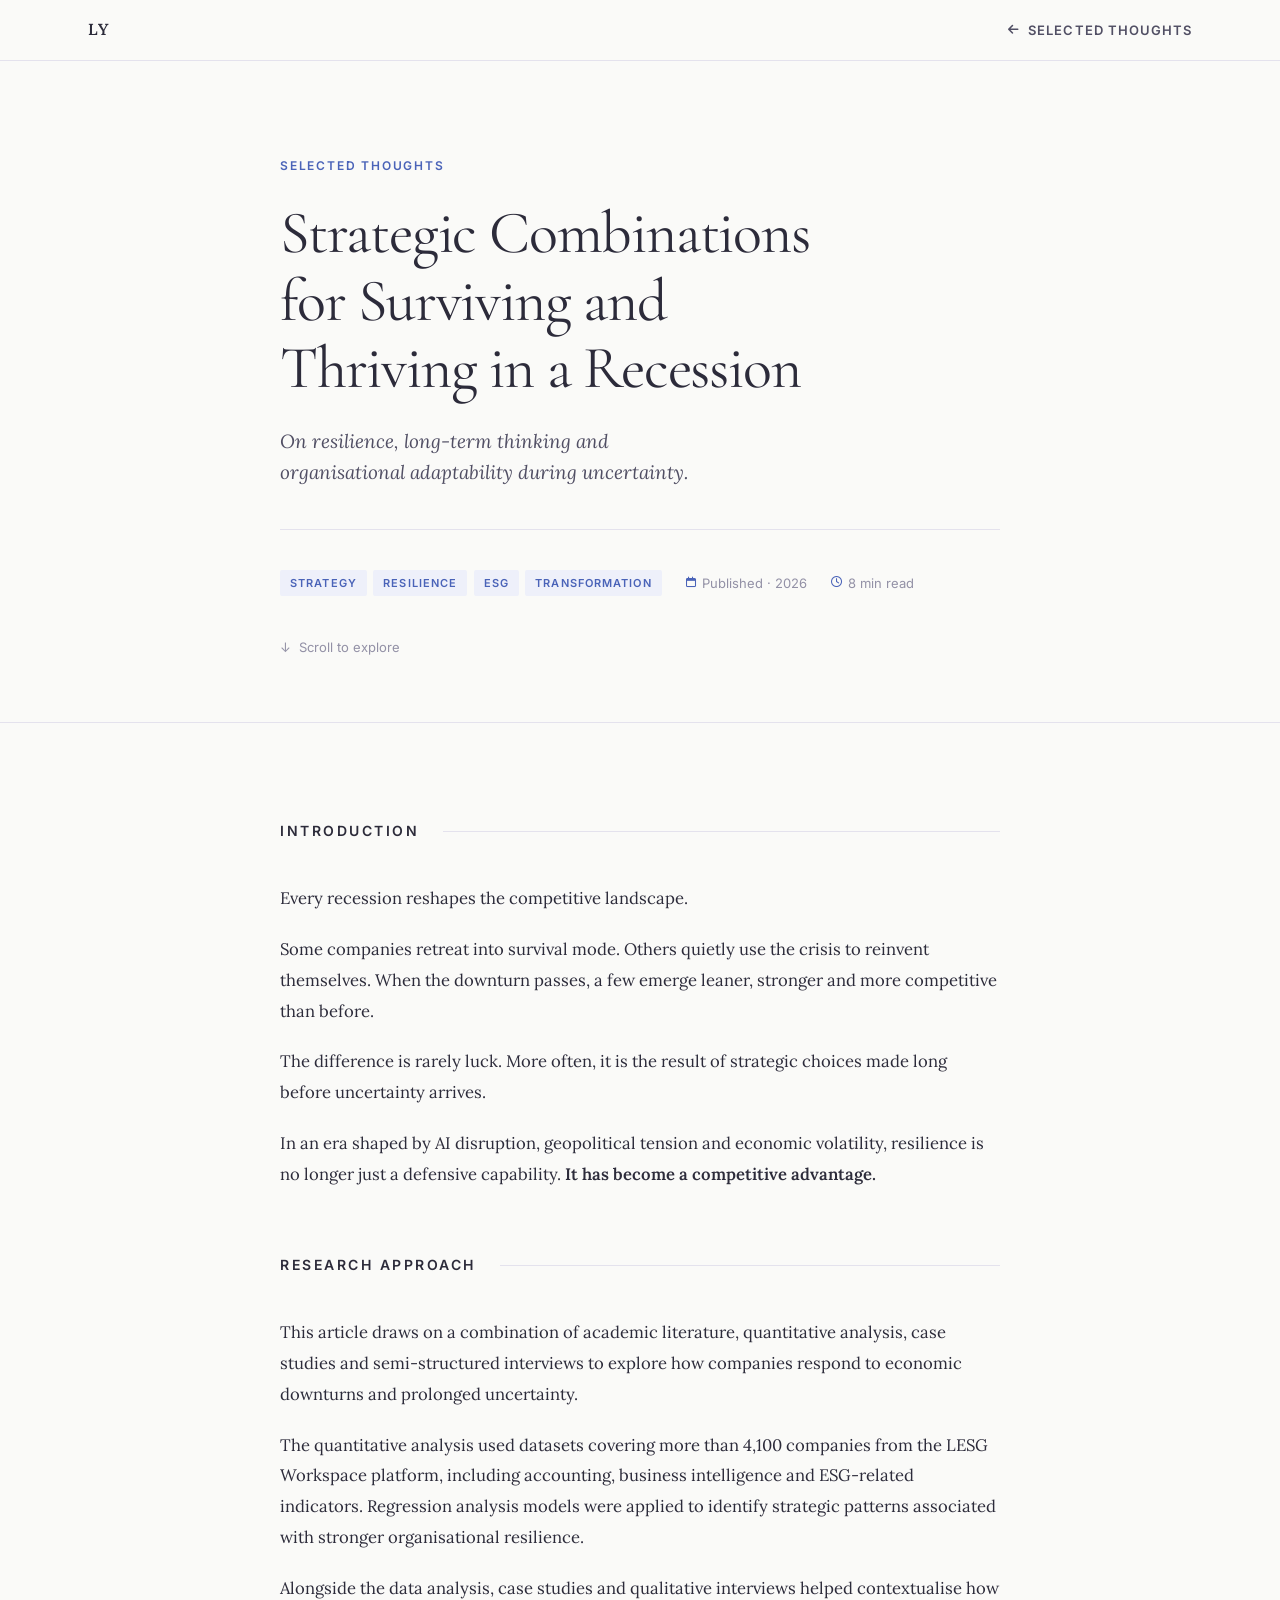
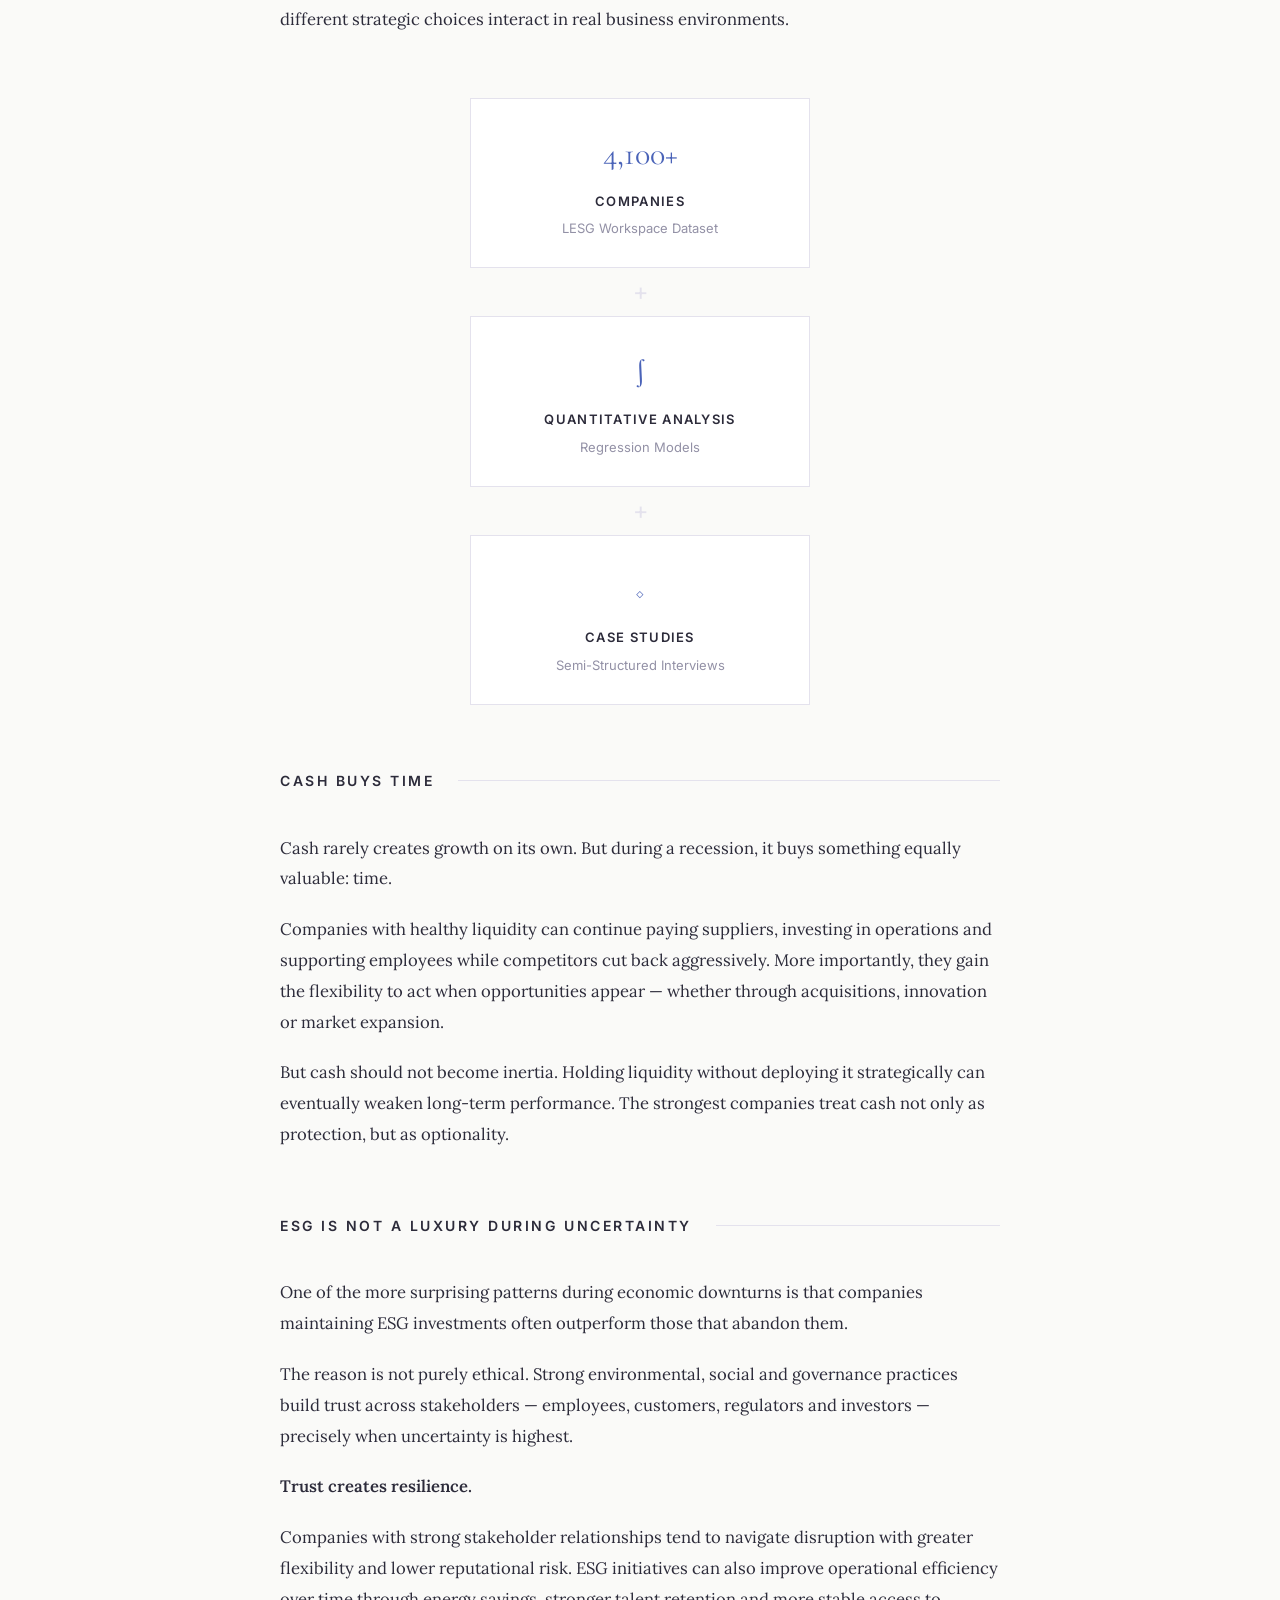
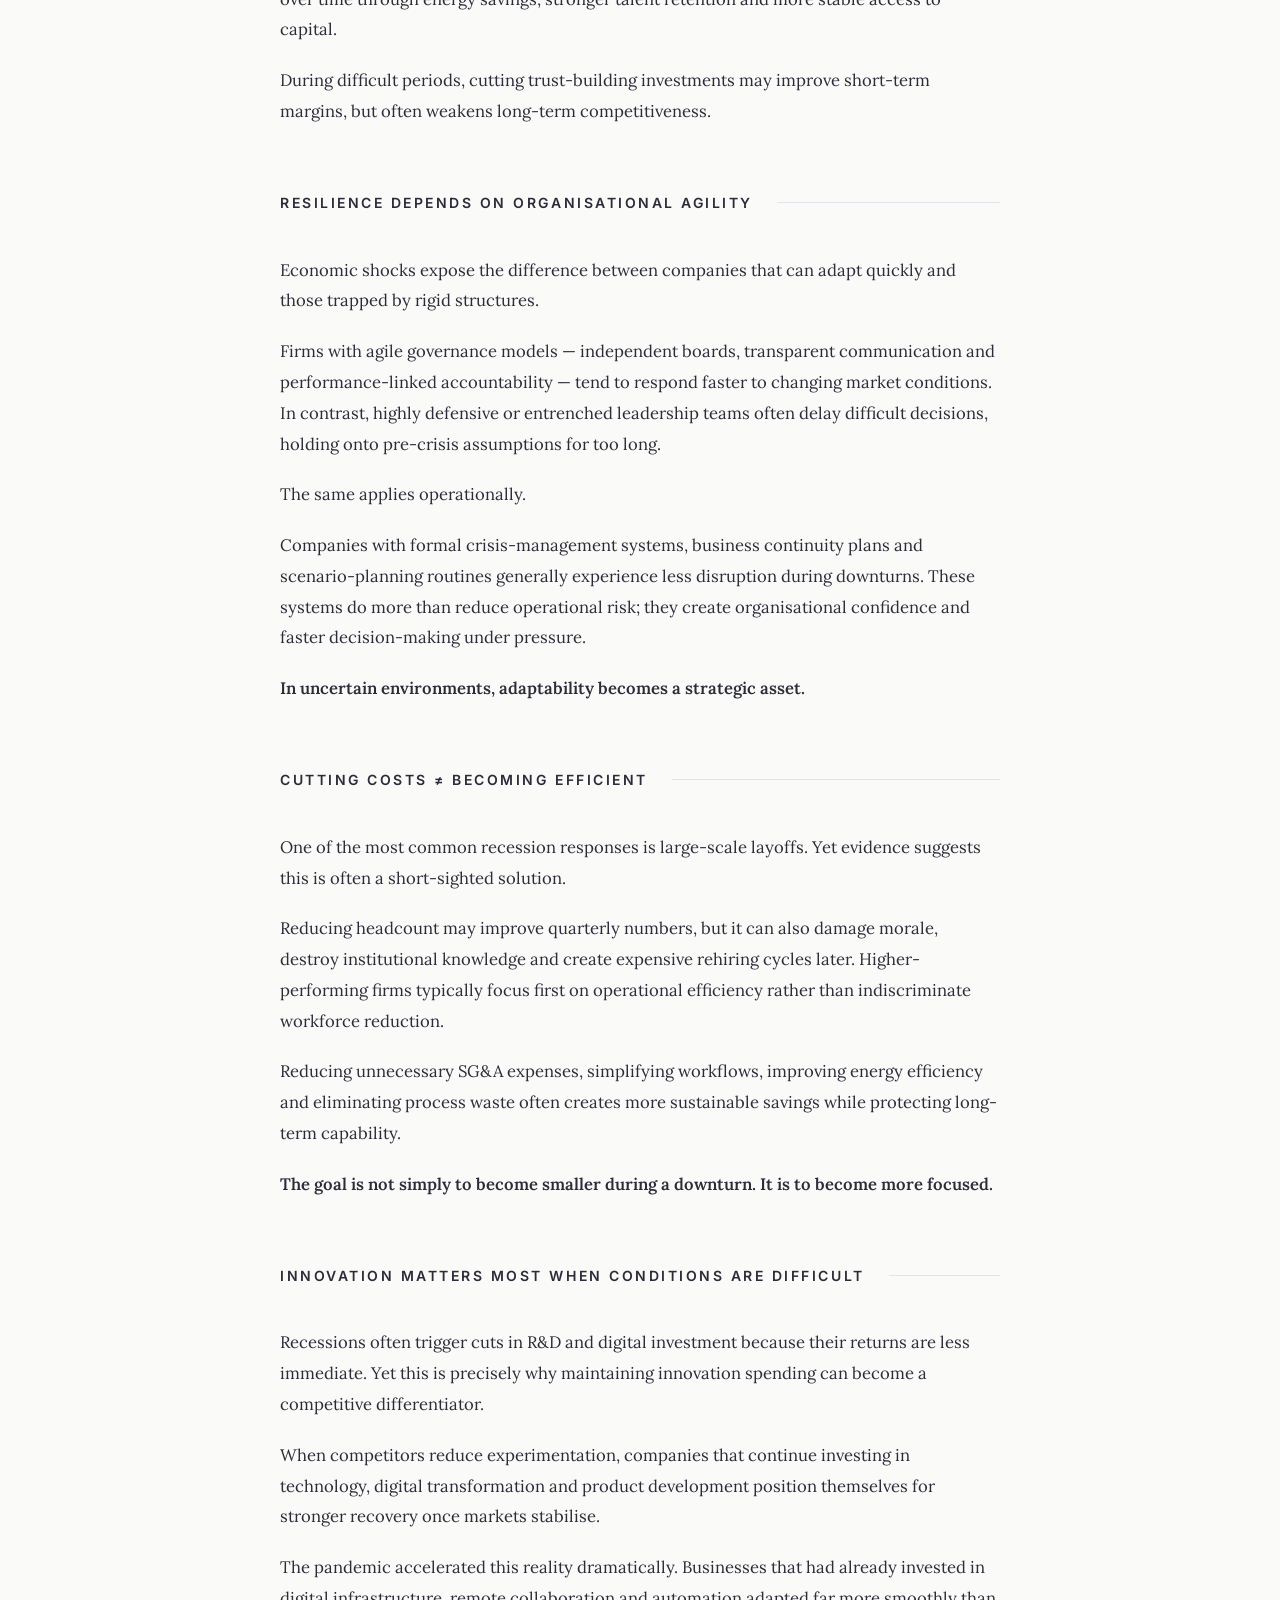
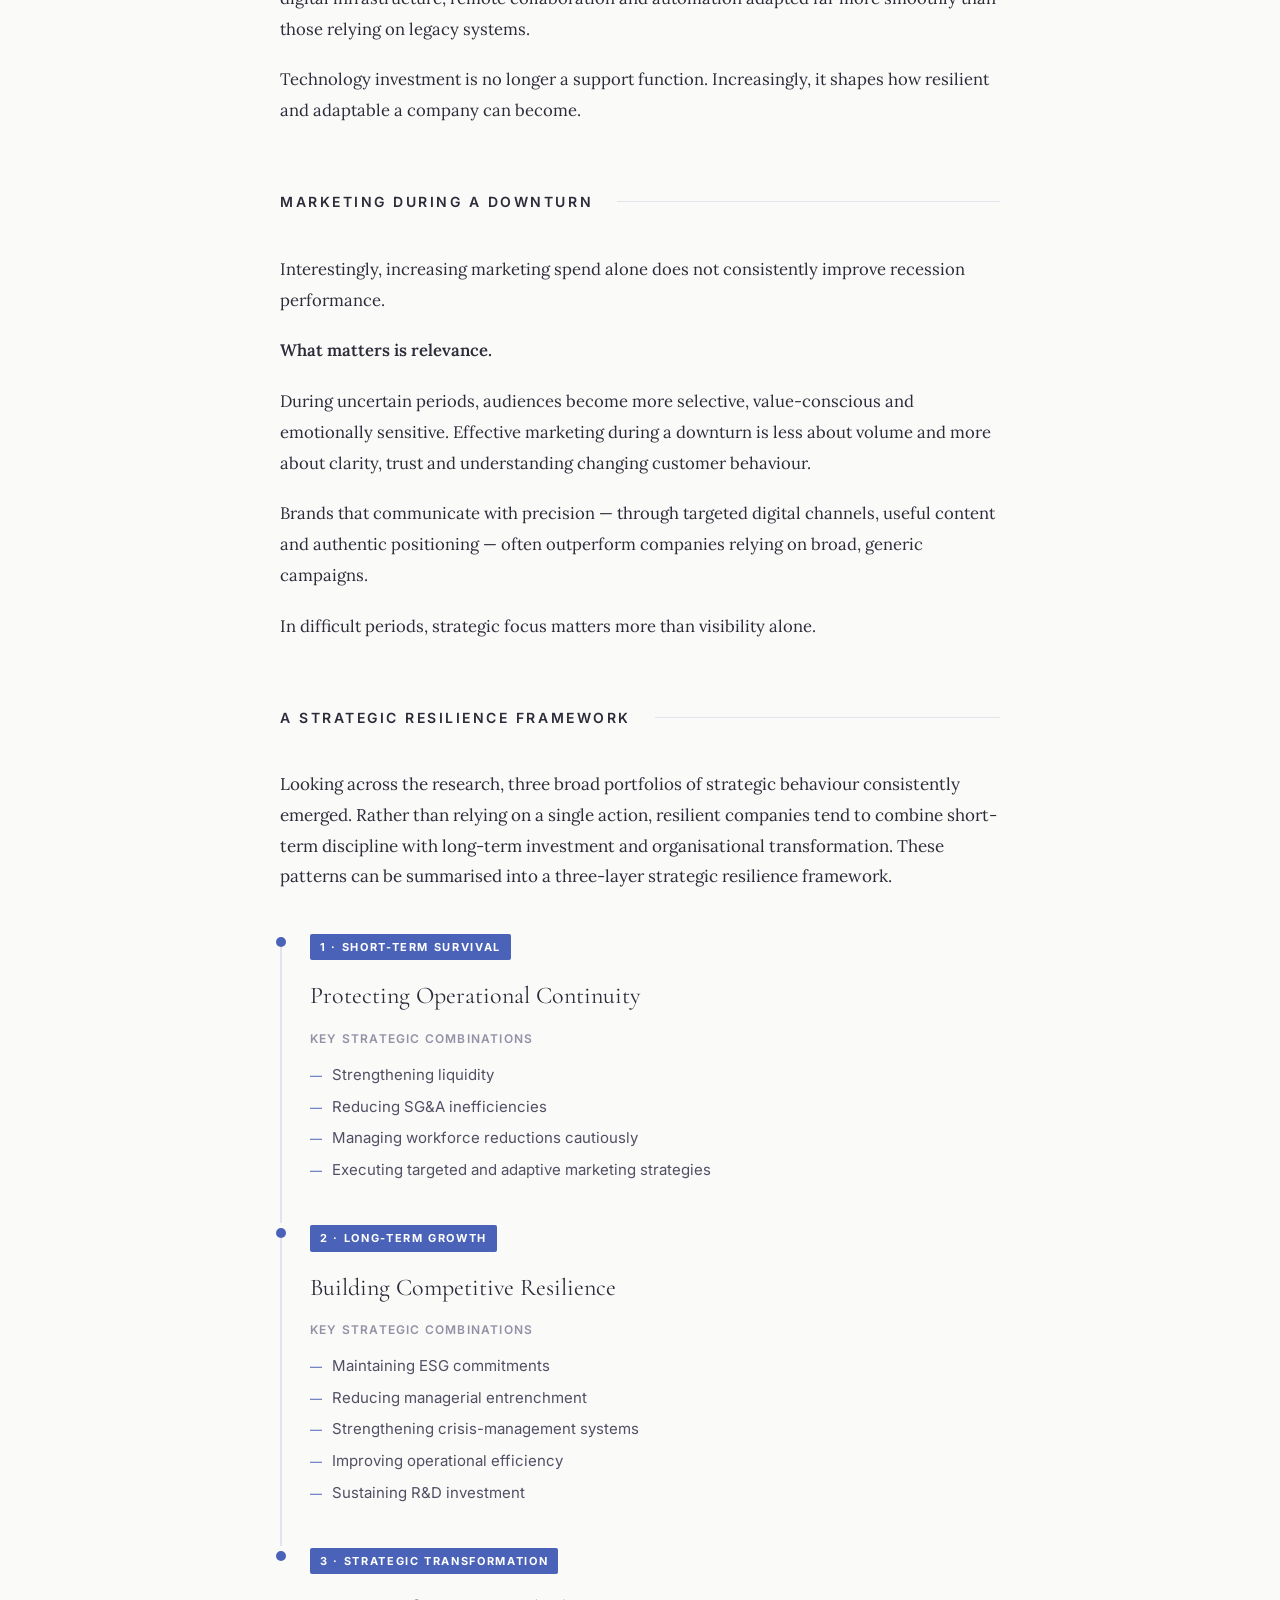
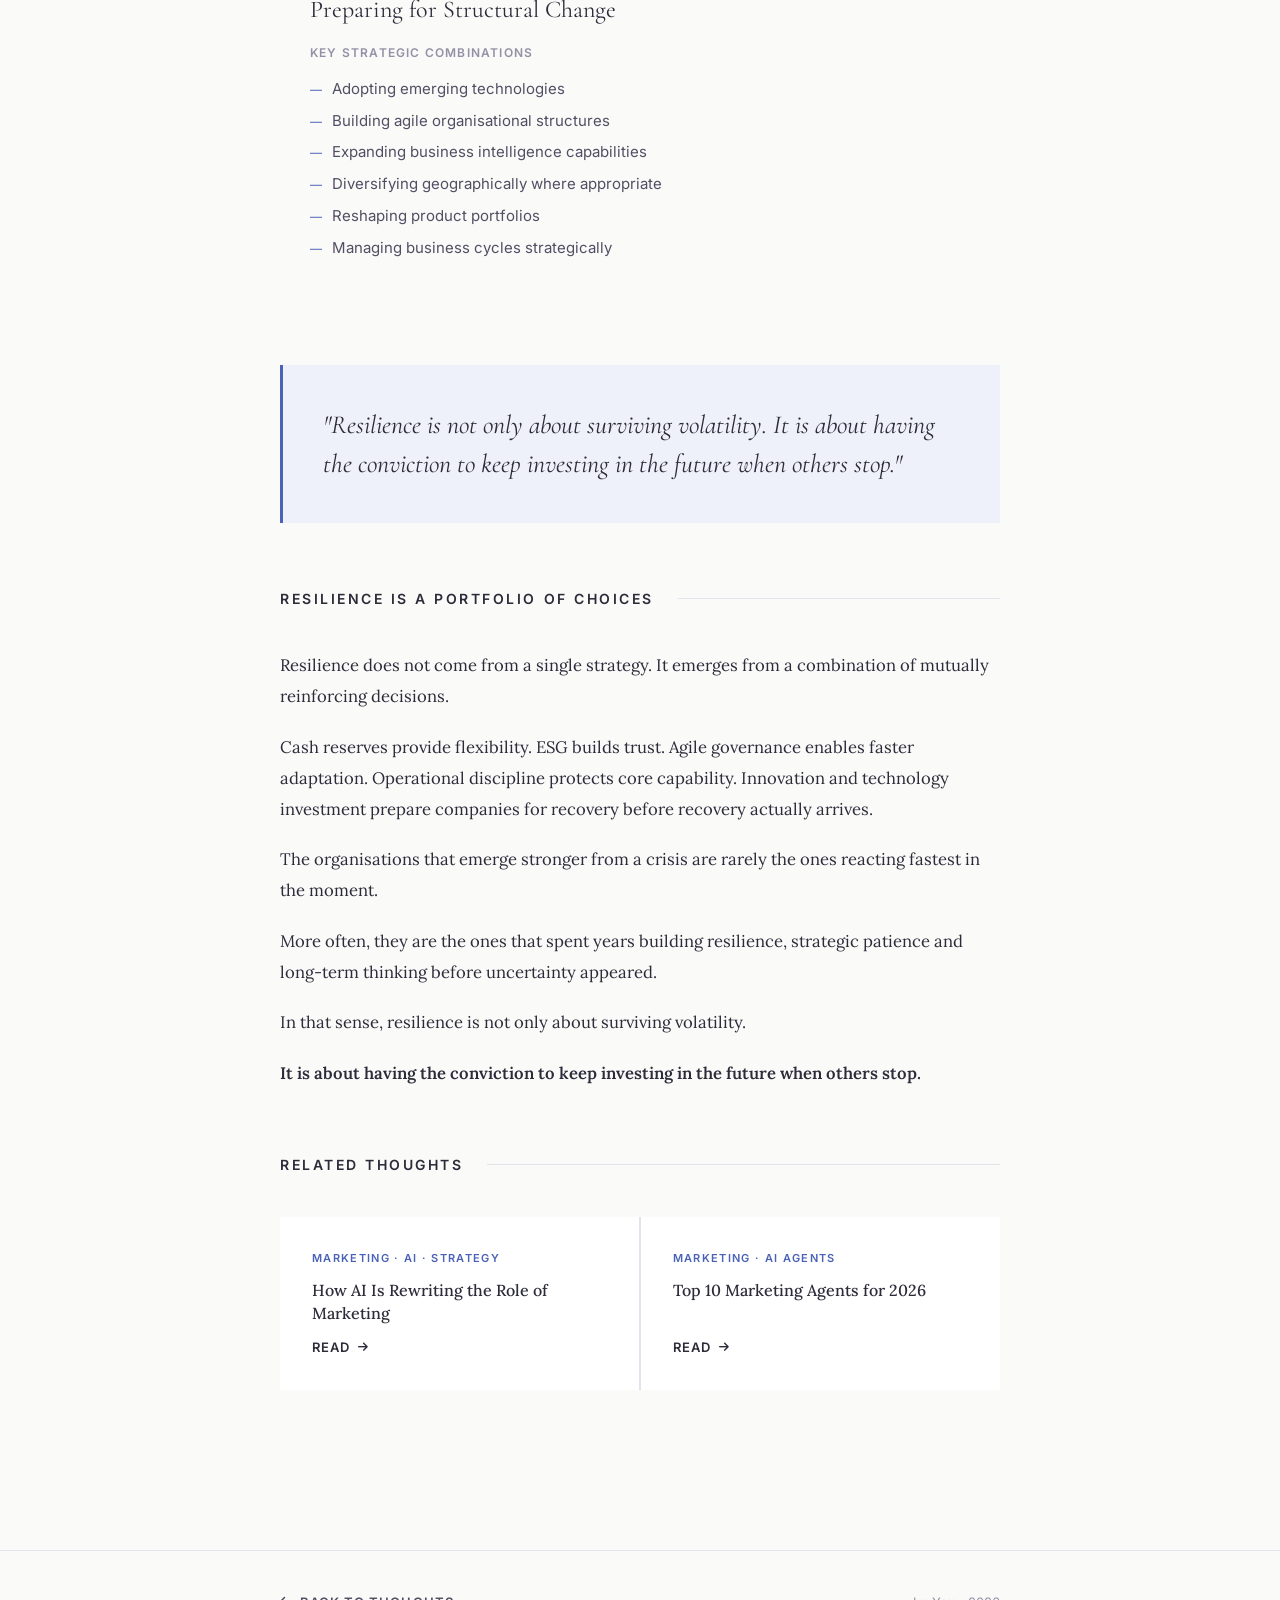
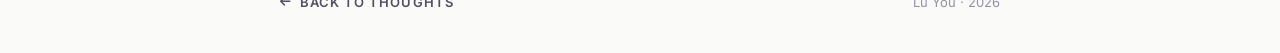
<file: thoughts/recession.html>
<!DOCTYPE html>
<html lang="en">
<head>
  <meta charset="UTF-8" />
  <meta name="viewport" content="width=device-width, initial-scale=1.0" />
  <title>Strategic Combinations for Surviving and Thriving in a Recession — Lu You</title>
  <meta name="description" content="On resilience, long-term thinking and organisational adaptability during uncertainty." />

  <!-- Google Fonts -->
  <link rel="preconnect" href="https://fonts.googleapis.com" />
  <link rel="preconnect" href="https://fonts.gstatic.com" crossorigin />
  <link href="https://fonts.googleapis.com/css2?family=Lora:ital,wght@0,400;0,500;0,600;1,400;1,500&family=Inter:wght@300;400;500;600&family=Cormorant+Garamond:ital,wght@0,300;0,400;0,500;1,300;1,400&display=swap" rel="stylesheet" />

  <!-- Favicon -->
  <link rel="icon" type="image/svg+xml" href="../images/favicon.svg" />
  <link rel="apple-touch-icon" href="../images/favicon.svg" />

  <!-- Font Awesome -->
  <link rel="stylesheet" href="https://cdn.jsdelivr.net/npm/@fortawesome/fontawesome-free@6.5.0/css/all.min.css" />

  <style>
    /* ── TOKENS (mirrors index design system) ── */
    :root {
      --color-ink:        #2c2b3a;
      --color-dark:       #23222f;
      --color-mid:        #514f64;
      --color-muted:      #9391a6;
      --color-border:     #e4e2ed;
      --color-surface:    #f4f3f8;
      --color-warm:       #f7f6fb;
      --color-white:      #ffffff;
      --color-bg:         #fafaf8;
      --color-accent:     #4a63b8;
      --color-accent-pale:#eef0fa;
      --color-accent-dark:#3a50a0;

      --font-serif: 'Lora', Georgia, serif;
      --font-sans:  'Inter', -apple-system, sans-serif;
      --font-display: 'Cormorant Garamond', Georgia, serif;

      --ease-out: cubic-bezier(0.16, 1, 0.3, 1);
      --duration: 0.7s;

      --container: 720px;
      --space-xs:  0.75rem;
      --space-sm:  1.25rem;
      --space-md:  2.5rem;
      --space-lg:  4rem;
      --space-xl:  6rem;
    }

    /* ── RESET ── */
    *, *::before, *::after { box-sizing: border-box; margin: 0; padding: 0; }
    html { scroll-behavior: smooth; font-size: 16px; }
    body {
      background: var(--color-bg);
      color: var(--color-ink);
      font-family: var(--font-sans);
      font-size: 1rem;
      line-height: 1.7;
      -webkit-font-smoothing: antialiased;
    }
    a { color: inherit; text-decoration: none; }
    img { display: block; max-width: 100%; }

    /* ── NAV ── */
    .site-nav {
      position: fixed;
      top: 0; left: 0; right: 0;
      z-index: 100;
      background: rgba(250, 250, 248, 0.92);
      backdrop-filter: blur(12px);
      -webkit-backdrop-filter: blur(12px);
      border-bottom: 1px solid var(--color-border);
      transition: box-shadow 0.3s;
    }
    .nav-inner {
      max-width: 1200px;
      margin: 0 auto;
      padding: 0 clamp(1.5rem, 5vw, 3rem);
      height: 60px;
      display: flex;
      align-items: center;
      justify-content: space-between;
    }
    .nav-logo {
      font-family: var(--font-serif);
      font-size: 1rem;
      font-weight: 600;
      color: var(--color-ink);
      letter-spacing: 0.05em;
    }
    .nav-back {
      display: inline-flex;
      align-items: center;
      gap: 0.5rem;
      font-size: 0.8125rem;
      font-weight: 600;
      letter-spacing: 0.08em;
      text-transform: uppercase;
      color: var(--color-mid);
      transition: color 0.2s;
    }
    .nav-back:hover { color: var(--color-accent); }
    .nav-back i { font-size: 0.75rem; transition: transform 0.25s var(--ease-out); }
    .nav-back:hover i { transform: translateX(-4px); }

    /* ── REVEAL ANIMATION ── */
    .reveal {
      opacity: 0;
      transform: translateY(24px);
      transition: opacity var(--duration) var(--ease-out),
                  transform var(--duration) var(--ease-out);
    }
    .reveal.visible { opacity: 1; transform: none; }
    .reveal-delay { transition-delay: 0.15s; }
    .reveal-delay-2 { transition-delay: 0.28s; }

    /* ── HERO ── */
    .article-hero {
      padding-top: calc(60px + var(--space-xl));
      padding-bottom: var(--space-lg);
      padding-inline: clamp(1.5rem, 5vw, 3rem);
      border-bottom: 1px solid var(--color-border);
    }
    .article-hero-inner {
      max-width: var(--container);
      margin: 0 auto;
    }
    .article-label {
      display: block;
      font-family: var(--font-sans);
      font-size: 0.75rem;
      font-weight: 600;
      letter-spacing: 0.15em;
      text-transform: uppercase;
      color: var(--color-accent);
      margin-bottom: 1.5rem;
    }
    .article-title {
      font-family: var(--font-display);
      font-size: clamp(2.25rem, 5vw, 3.75rem);
      font-weight: 400;
      line-height: 1.12;
      letter-spacing: -0.02em;
      color: var(--color-ink);
      margin-bottom: 1.5rem;
    }
    .article-deck {
      font-family: var(--font-serif);
      font-size: clamp(1rem, 1.5vw, 1.1875rem);
      font-style: italic;
      line-height: 1.65;
      color: var(--color-mid);
      margin-bottom: var(--space-md);
      max-width: 560px;
    }
    .article-meta {
      display: flex;
      flex-wrap: wrap;
      gap: 0.5rem 1.5rem;
      align-items: center;
      padding-top: var(--space-md);
      border-top: 1px solid var(--color-border);
    }
    .article-meta-item {
      font-size: 0.8125rem;
      color: var(--color-muted);
      display: flex;
      align-items: center;
      gap: 0.4rem;
    }
    .article-meta-item i { font-size: 0.7rem; color: var(--color-accent); }
    .article-tags {
      display: flex;
      flex-wrap: wrap;
      gap: 0.4rem;
    }
    .article-tag {
      font-size: 0.6875rem;
      font-weight: 600;
      letter-spacing: 0.1em;
      text-transform: uppercase;
      color: var(--color-accent);
      background: var(--color-accent-pale);
      padding: 0.25rem 0.625rem;
      border-radius: 2px;
    }
    .scroll-hint {
      margin-top: var(--space-md);
      font-size: 0.8125rem;
      color: var(--color-muted);
      display: flex;
      align-items: center;
      gap: 0.5rem;
    }
    .scroll-hint-arrow {
      display: inline-block;
      animation: bounce 1.6s ease-in-out infinite;
    }
    @keyframes bounce {
      0%, 100% { transform: translateY(0); }
      50%       { transform: translateY(5px); }
    }

    /* ── ARTICLE BODY ── */
    .article-body {
      padding-block: var(--space-xl);
      padding-inline: clamp(1.5rem, 5vw, 3rem);
    }
    .article-content {
      max-width: var(--container);
      margin: 0 auto;
    }

    /* Section dividers */
    .section-rule {
      display: flex;
      align-items: center;
      gap: 1.5rem;
      margin-bottom: var(--space-md);
    }
    .section-rule-label {
      font-family: var(--font-sans);
      font-size: 0.875rem;
      font-weight: 600;
      letter-spacing: 0.18em;
      text-transform: uppercase;
      color: var(--color-ink);
      white-space: nowrap;
    }
    .section-rule-line {
      flex: 1;
      height: 1px;
      background: var(--color-border);
    }

    /* Prose */
    .prose-block {
      margin-bottom: var(--space-lg);
    }
    .prose-block p {
      font-family: var(--font-serif);
      font-size: clamp(1rem, 1.3vw, 1.0625rem);
      line-height: 1.85;
      color: var(--color-ink);
      margin-bottom: 1.25rem;
    }
    .prose-block p:last-child { margin-bottom: 0; }
    .prose-block p strong {
      font-weight: 600;
      color: var(--color-ink);
    }

    /* Research method boxes */
    .method-stack {
      display: flex;
      flex-direction: column;
      align-items: center;
      gap: 0;
      margin-bottom: var(--space-lg);
    }
    .method-card {
      width: 100%;
      max-width: 340px;
      border: 1px solid var(--color-border);
      background: var(--color-white);
      padding: 1.75rem 2rem;
      text-align: center;
    }
    .method-card-num {
      font-family: var(--font-display);
      font-size: 2rem;
      font-weight: 400;
      color: var(--color-accent);
      display: block;
      margin-bottom: 0.5rem;
    }
    .method-card-title {
      font-family: var(--font-sans);
      font-size: 0.8125rem;
      font-weight: 600;
      letter-spacing: 0.1em;
      text-transform: uppercase;
      color: var(--color-ink);
      margin-bottom: 0.35rem;
    }
    .method-card-sub {
      font-size: 0.8125rem;
      color: var(--color-muted);
    }
    .method-plus {
      font-size: 1.5rem;
      color: var(--color-border);
      padding: 0.75rem 0;
      line-height: 1;
    }

    /* Insight cards */
    .insights-stack {
      display: flex;
      flex-direction: column;
      gap: 1.5px;
      background: var(--color-border);
      margin-bottom: var(--space-lg);
    }
    .insight-card {
      background: var(--color-white);
      padding: clamp(1.75rem, 3vw, 2.5rem);
      transition: background 0.25s;
    }
    .insight-card:hover { background: var(--color-surface); }
    .insight-label {
      font-family: var(--font-sans);
      font-size: 0.6875rem;
      font-weight: 700;
      letter-spacing: 0.15em;
      text-transform: uppercase;
      color: var(--color-accent);
      margin-bottom: 1rem;
      display: block;
    }
    .insight-body {
      font-family: var(--font-serif);
      font-size: 1.0625rem;
      line-height: 1.75;
      color: var(--color-ink);
    }
    .insight-body p { margin-bottom: 0.75rem; }
    .insight-body p:last-child { margin-bottom: 0; }

    /* Framework */
    .framework {
      margin-bottom: var(--space-lg);
    }
    .framework-intro {
      font-family: var(--font-serif);
      font-size: 1.0625rem;
      line-height: 1.8;
      color: var(--color-ink);
      margin-bottom: var(--space-md);
    }
    .framework-steps {
      display: flex;
      flex-direction: column;
      gap: 0;
    }
    .framework-step {
      display: grid;
      grid-template-columns: 2px 1fr;
      gap: 0 1.75rem;
    }
    .framework-step-line {
      display: flex;
      flex-direction: column;
      align-items: center;
    }
    .framework-step-dot {
      width: 10px;
      height: 10px;
      border-radius: 50%;
      background: var(--color-accent);
      flex-shrink: 0;
      margin-top: 0.35rem;
    }
    .framework-step-vline {
      flex: 1;
      width: 2px;
      background: var(--color-border);
      min-height: 40px;
    }
    .framework-step:last-child .framework-step-vline { display: none; }
    .framework-step-body {
      padding-bottom: var(--space-md);
    }
    .framework-step-tag {
      display: inline-block;
      font-size: 0.6875rem;
      font-weight: 700;
      letter-spacing: 0.15em;
      text-transform: uppercase;
      color: var(--color-white);
      background: var(--color-accent);
      padding: 0.25rem 0.625rem;
      border-radius: 2px;
      margin-bottom: 1rem;
    }
    .framework-step-heading {
      font-family: var(--font-display);
      font-size: 1.5rem;
      font-weight: 400;
      color: var(--color-ink);
      margin-bottom: 0.75rem;
    }
    .framework-step-focus {
      font-size: 0.75rem;
      font-weight: 600;
      letter-spacing: 0.1em;
      text-transform: uppercase;
      color: var(--color-muted);
      margin-bottom: 0.75rem;
    }
    .framework-step-list {
      list-style: none;
      display: flex;
      flex-direction: column;
      gap: 0.4rem;
    }
    .framework-step-list li {
      font-size: 0.9375rem;
      color: var(--color-mid);
      display: flex;
      align-items: baseline;
      gap: 0.6rem;
    }
    .framework-step-list li::before {
      content: '—';
      color: var(--color-accent);
      font-size: 0.75rem;
      flex-shrink: 0;
    }

    /* Pull quote */
    .pull-quote {
      margin-block: var(--space-lg);
      padding: var(--space-md) clamp(1.5rem, 4vw, 2.5rem);
      border-left: 3px solid var(--color-accent);
      background: var(--color-accent-pale);
    }
    .pull-quote blockquote {
      font-family: var(--font-display);
      font-size: clamp(1.25rem, 2.5vw, 1.625rem);
      font-weight: 400;
      font-style: italic;
      line-height: 1.5;
      color: var(--color-ink);
    }

    /* Final thought */
    .final-thought {
      margin-bottom: var(--space-lg);
    }

    /* Related thoughts */
    .related-grid {
      display: grid;
      grid-template-columns: 1fr 1fr;
      gap: 1.5px;
      background: var(--color-border);
      margin-bottom: var(--space-lg);
    }
    .related-card {
      background: var(--color-white);
      padding: 2rem;
      display: flex;
      flex-direction: column;
      gap: 0.75rem;
      transition: background 0.25s;
      cursor: pointer;
    }
    .related-card:hover { background: var(--color-surface); }
    .related-card-label {
      font-size: 0.6875rem;
      font-weight: 600;
      letter-spacing: 0.12em;
      text-transform: uppercase;
      color: var(--color-accent);
    }
    .related-card-title {
      font-family: var(--font-serif);
      font-size: 1rem;
      font-weight: 500;
      line-height: 1.4;
      color: var(--color-ink);
      flex: 1;
    }
    .related-card-link {
      display: inline-flex;
      align-items: center;
      gap: 0.5rem;
      font-size: 0.8125rem;
      font-weight: 600;
      letter-spacing: 0.08em;
      text-transform: uppercase;
      color: var(--color-ink);
      transition: color 0.2s;
    }
    .related-card:hover .related-card-link { color: var(--color-accent); }
    .related-card-link i { font-size: 0.7rem; transition: transform 0.25s var(--ease-out); }
    .related-card:hover .related-card-link i { transform: translateX(4px); }

    /* Footer nav */
    .article-footer {
      border-top: 1px solid var(--color-border);
      padding-block: var(--space-md);
      padding-inline: clamp(1.5rem, 5vw, 3rem);
    }
    .article-footer-inner {
      max-width: var(--container);
      margin: 0 auto;
      display: flex;
      align-items: center;
      justify-content: space-between;
      flex-wrap: wrap;
      gap: 1rem;
    }
    .back-link {
      display: inline-flex;
      align-items: center;
      gap: 0.5rem;
      font-size: 0.8125rem;
      font-weight: 600;
      letter-spacing: 0.08em;
      text-transform: uppercase;
      color: var(--color-mid);
      transition: color 0.2s;
    }
    .back-link:hover { color: var(--color-accent); }
    .back-link i { font-size: 0.75rem; transition: transform 0.25s var(--ease-out); }
    .back-link:hover i { transform: translateX(-4px); }
    .footer-byline {
      font-size: 0.8125rem;
      color: var(--color-muted);
    }

    /* ── RESPONSIVE ── */
    @media (max-width: 600px) {
      .related-grid { grid-template-columns: 1fr; }
      .article-meta { gap: 0.4rem 1rem; }
      .framework-step { grid-template-columns: 2px 1fr; gap: 0 1.25rem; }
    }
  </style>
</head>
<body>

  <!-- ── NAV ── -->
  <nav class="site-nav" aria-label="Site navigation">
    <div class="nav-inner">
      <a href="../index.html" class="nav-logo" aria-label="Lu You — Home">LY</a>
      <a href="../index.html#thoughts" class="nav-back">
        <i class="fa-solid fa-arrow-left" aria-hidden="true"></i>
        <span>Selected Thoughts</span>
      </a>
    </div>
  </nav>

  <main>

    <!-- ── HERO ── -->
    <header class="article-hero">
      <div class="article-hero-inner">
        <span class="article-label reveal">Selected Thoughts</span>
        <h1 class="article-title reveal reveal-delay">
          Strategic Combinations<br />for Surviving and<br />Thriving in a Recession
        </h1>
        <p class="article-deck reveal reveal-delay-2">
          On resilience, long-term thinking and<br />organisational adaptability during uncertainty.
        </p>
        <div class="article-meta reveal reveal-delay-2">
          <div class="article-tags">
            <span class="article-tag">Strategy</span>
            <span class="article-tag">Resilience</span>
            <span class="article-tag">ESG</span>
            <span class="article-tag">Transformation</span>
          </div>
          <span class="article-meta-item">
            <i class="fa-regular fa-calendar" aria-hidden="true"></i>
            Published · 2026
          </span>
          <span class="article-meta-item">
            <i class="fa-regular fa-clock" aria-hidden="true"></i>
            8 min read
          </span>
        </div>
        <div class="scroll-hint reveal reveal-delay-2">
          <span class="scroll-hint-arrow">↓</span>
          <span>Scroll to explore</span>
        </div>
      </div>
    </header>

    <!-- ── BODY ── -->
    <div class="article-body">
      <div class="article-content">

        <!-- INTRODUCTION -->
        <div class="section-rule reveal">
          <span class="section-rule-label">Introduction</span>
          <div class="section-rule-line"></div>
        </div>

        <div class="prose-block reveal">
          <p>Every recession reshapes the competitive landscape.</p>
          <p>Some companies retreat into survival mode. Others quietly use the crisis to reinvent themselves. When the downturn passes, a few emerge leaner, stronger and more competitive than before.</p>
          <p>The difference is rarely luck. More often, it is the result of strategic choices made long before uncertainty arrives.</p>
          <p>In an era shaped by AI disruption, geopolitical tension and economic volatility, resilience is no longer just a defensive capability. <strong>It has become a competitive advantage.</strong></p>
        </div>

        <!-- RESEARCH APPROACH -->
        <div class="section-rule reveal">
          <span class="section-rule-label">Research Approach</span>
          <div class="section-rule-line"></div>
        </div>

        <div class="prose-block reveal">
          <p>This article draws on a combination of academic literature, quantitative analysis, case studies and semi-structured interviews to explore how companies respond to economic downturns and prolonged uncertainty.</p>
          <p>The quantitative analysis used datasets covering more than 4,100 companies from the LESG Workspace platform, including accounting, business intelligence and ESG-related indicators. Regression analysis models were applied to identify strategic patterns associated with stronger organisational resilience.</p>
          <p>Alongside the data analysis, case studies and qualitative interviews helped contextualise how different strategic choices interact in real business environments.</p>
        </div>

        <div class="method-stack reveal">
          <div class="method-card">
            <span class="method-card-num">4,100+</span>
            <div class="method-card-title">Companies</div>
            <div class="method-card-sub">LESG Workspace Dataset</div>
          </div>
          <div class="method-plus">+</div>
          <div class="method-card">
            <span class="method-card-num">∫</span>
            <div class="method-card-title">Quantitative Analysis</div>
            <div class="method-card-sub">Regression Models</div>
          </div>
          <div class="method-plus">+</div>
          <div class="method-card">
            <span class="method-card-num">◇</span>
            <div class="method-card-title">Case Studies</div>
            <div class="method-card-sub">Semi-Structured Interviews</div>
          </div>
        </div>

        <!-- INSIGHT: CASH -->
        <div class="section-rule reveal">
          <span class="section-rule-label">Cash Buys Time</span>
          <div class="section-rule-line"></div>
        </div>

        <div class="prose-block reveal">
          <p>Cash rarely creates growth on its own. But during a recession, it buys something equally valuable: time.</p>
          <p>Companies with healthy liquidity can continue paying suppliers, investing in operations and supporting employees while competitors cut back aggressively. More importantly, they gain the flexibility to act when opportunities appear — whether through acquisitions, innovation or market expansion.</p>
          <p>But cash should not become inertia. Holding liquidity without deploying it strategically can eventually weaken long-term performance. The strongest companies treat cash not only as protection, but as optionality.</p>
        </div>

        <!-- INSIGHT: ESG -->
        <div class="section-rule reveal">
          <span class="section-rule-label">ESG is Not a Luxury During Uncertainty</span>
          <div class="section-rule-line"></div>
        </div>

        <div class="prose-block reveal">
          <p>One of the more surprising patterns during economic downturns is that companies maintaining ESG investments often outperform those that abandon them.</p>
          <p>The reason is not purely ethical. Strong environmental, social and governance practices build trust across stakeholders — employees, customers, regulators and investors — precisely when uncertainty is highest.</p>
          <p><strong>Trust creates resilience.</strong></p>
          <p>Companies with strong stakeholder relationships tend to navigate disruption with greater flexibility and lower reputational risk. ESG initiatives can also improve operational efficiency over time through energy savings, stronger talent retention and more stable access to capital.</p>
          <p>During difficult periods, cutting trust-building investments may improve short-term margins, but often weakens long-term competitiveness.</p>
        </div>

        <!-- INSIGHT: AGILITY -->
        <div class="section-rule reveal">
          <span class="section-rule-label">Resilience Depends on Organisational Agility</span>
          <div class="section-rule-line"></div>
        </div>

        <div class="prose-block reveal">
          <p>Economic shocks expose the difference between companies that can adapt quickly and those trapped by rigid structures.</p>
          <p>Firms with agile governance models — independent boards, transparent communication and performance-linked accountability — tend to respond faster to changing market conditions. In contrast, highly defensive or entrenched leadership teams often delay difficult decisions, holding onto pre-crisis assumptions for too long.</p>
          <p>The same applies operationally.</p>
          <p>Companies with formal crisis-management systems, business continuity plans and scenario-planning routines generally experience less disruption during downturns. These systems do more than reduce operational risk; they create organisational confidence and faster decision-making under pressure.</p>
          <p><strong>In uncertain environments, adaptability becomes a strategic asset.</strong></p>
        </div>

        <!-- INSIGHT: EFFICIENCY -->
        <div class="section-rule reveal">
          <span class="section-rule-label">Cutting Costs ≠ Becoming Efficient</span>
          <div class="section-rule-line"></div>
        </div>

        <div class="prose-block reveal">
          <p>One of the most common recession responses is large-scale layoffs. Yet evidence suggests this is often a short-sighted solution.</p>
          <p>Reducing headcount may improve quarterly numbers, but it can also damage morale, destroy institutional knowledge and create expensive rehiring cycles later. Higher-performing firms typically focus first on operational efficiency rather than indiscriminate workforce reduction.</p>
          <p>Reducing unnecessary SG&amp;A expenses, simplifying workflows, improving energy efficiency and eliminating process waste often creates more sustainable savings while protecting long-term capability.</p>
          <p><strong>The goal is not simply to become smaller during a downturn. It is to become more focused.</strong></p>
        </div>

        <!-- INSIGHT: INNOVATION -->
        <div class="section-rule reveal">
          <span class="section-rule-label">Innovation Matters Most When Conditions Are Difficult</span>
          <div class="section-rule-line"></div>
        </div>

        <div class="prose-block reveal">
          <p>Recessions often trigger cuts in R&amp;D and digital investment because their returns are less immediate. Yet this is precisely why maintaining innovation spending can become a competitive differentiator.</p>
          <p>When competitors reduce experimentation, companies that continue investing in technology, digital transformation and product development position themselves for stronger recovery once markets stabilise.</p>
          <p>The pandemic accelerated this reality dramatically. Businesses that had already invested in digital infrastructure, remote collaboration and automation adapted far more smoothly than those relying on legacy systems.</p>
          <p>Technology investment is no longer a support function. Increasingly, it shapes how resilient and adaptable a company can become.</p>
        </div>

        <!-- INSIGHT: MARKETING -->
        <div class="section-rule reveal">
          <span class="section-rule-label">Marketing During a Downturn</span>
          <div class="section-rule-line"></div>
        </div>

        <div class="prose-block reveal">
          <p>Interestingly, increasing marketing spend alone does not consistently improve recession performance.</p>
          <p><strong>What matters is relevance.</strong></p>
          <p>During uncertain periods, audiences become more selective, value-conscious and emotionally sensitive. Effective marketing during a downturn is less about volume and more about clarity, trust and understanding changing customer behaviour.</p>
          <p>Brands that communicate with precision — through targeted digital channels, useful content and authentic positioning — often outperform companies relying on broad, generic campaigns.</p>
          <p>In difficult periods, strategic focus matters more than visibility alone.</p>
        </div>

        <!-- FRAMEWORK -->
        <div class="section-rule reveal">
          <span class="section-rule-label">A Strategic Resilience Framework</span>
          <div class="section-rule-line"></div>
        </div>

        <div class="framework reveal">
          <p class="framework-intro">Looking across the research, three broad portfolios of strategic behaviour consistently emerged. Rather than relying on a single action, resilient companies tend to combine short-term discipline with long-term investment and organisational transformation. These patterns can be summarised into a three-layer strategic resilience framework.</p>

          <div class="framework-steps">

            <div class="framework-step">
              <div class="framework-step-line">
                <div class="framework-step-dot"></div>
                <div class="framework-step-vline"></div>
              </div>
              <div class="framework-step-body">
                <span class="framework-step-tag">1 · Short-Term Survival</span>
                <h3 class="framework-step-heading">Protecting Operational Continuity</h3>
                <div class="framework-step-focus">Key strategic combinations</div>
                <ul class="framework-step-list">
                  <li>Strengthening liquidity</li>
                  <li>Reducing SG&amp;A inefficiencies</li>
                  <li>Managing workforce reductions cautiously</li>
                  <li>Executing targeted and adaptive marketing strategies</li>
                </ul>
              </div>
            </div>

            <div class="framework-step">
              <div class="framework-step-line">
                <div class="framework-step-dot"></div>
                <div class="framework-step-vline"></div>
              </div>
              <div class="framework-step-body">
                <span class="framework-step-tag">2 · Long-Term Growth</span>
                <h3 class="framework-step-heading">Building Competitive Resilience</h3>
                <div class="framework-step-focus">Key strategic combinations</div>
                <ul class="framework-step-list">
                  <li>Maintaining ESG commitments</li>
                  <li>Reducing managerial entrenchment</li>
                  <li>Strengthening crisis-management systems</li>
                  <li>Improving operational efficiency</li>
                  <li>Sustaining R&amp;D investment</li>
                </ul>
              </div>
            </div>

            <div class="framework-step">
              <div class="framework-step-line">
                <div class="framework-step-dot"></div>
                <div class="framework-step-vline"></div>
              </div>
              <div class="framework-step-body">
                <span class="framework-step-tag">3 · Strategic Transformation</span>
                <h3 class="framework-step-heading">Preparing for Structural Change</h3>
                <div class="framework-step-focus">Key strategic combinations</div>
                <ul class="framework-step-list">
                  <li>Adopting emerging technologies</li>
                  <li>Building agile organisational structures</li>
                  <li>Expanding business intelligence capabilities</li>
                  <li>Diversifying geographically where appropriate</li>
                  <li>Reshaping product portfolios</li>
                  <li>Managing business cycles strategically</li>
                </ul>
              </div>
            </div>

          </div>
        </div>

        <!-- PULL QUOTE -->
        <div class="pull-quote reveal">
          <blockquote>
            "Resilience is not only about surviving volatility. It is about having the conviction to keep investing in the future when others stop."
          </blockquote>
        </div>

        <!-- FINAL THOUGHT -->
        <div class="section-rule reveal">
          <span class="section-rule-label">Resilience is a Portfolio of Choices</span>
          <div class="section-rule-line"></div>
        </div>

        <div class="prose-block final-thought reveal">
          <p>Resilience does not come from a single strategy. It emerges from a combination of mutually reinforcing decisions.</p>
          <p>Cash reserves provide flexibility. ESG builds trust. Agile governance enables faster adaptation. Operational discipline protects core capability. Innovation and technology investment prepare companies for recovery before recovery actually arrives.</p>
          <p>The organisations that emerge stronger from a crisis are rarely the ones reacting fastest in the moment.</p>
          <p>More often, they are the ones that spent years building resilience, strategic patience and long-term thinking before uncertainty appeared.</p>
          <p>In that sense, resilience is not only about surviving volatility.</p>
          <p><strong>It is about having the conviction to keep investing in the future when others stop.</strong></p>
        </div>

        <!-- RELATED THOUGHTS -->
        <div class="section-rule reveal">
          <span class="section-rule-label">Related Thoughts</span>
          <div class="section-rule-line"></div>
        </div>

        <div class="related-grid reveal">
          <a class="related-card" href="ai-marketing.html">
            <span class="related-card-label">Marketing · AI · Strategy</span>
            <span class="related-card-title">How AI Is Rewriting the Role of Marketing</span>
            <span class="related-card-link">
              Read <i class="fa-solid fa-arrow-right" aria-hidden="true"></i>
            </span>
          </a>
          <a class="related-card" href="marketing-agents.html">
            <span class="related-card-label">Marketing · AI Agents</span>
            <span class="related-card-title">Top 10 Marketing Agents for 2026</span>
            <span class="related-card-link">
              Read <i class="fa-solid fa-arrow-right" aria-hidden="true"></i>
            </span>
          </a>
        </div>

      </div>
    </div>
  </main>

  <!-- ── ARTICLE FOOTER ── -->
  <footer class="article-footer">
    <div class="article-footer-inner">
      <a href="../index.html#thoughts" class="back-link">
        <i class="fa-solid fa-arrow-left" aria-hidden="true"></i>
        <span>Back to Thoughts</span>
      </a>
      <span class="footer-byline">Lu You · 2026</span>
    </div>
  </footer>

  <script>
    // Reveal on scroll
    const revealEls = document.querySelectorAll('.reveal');
    const observer = new IntersectionObserver((entries) => {
      entries.forEach(entry => {
        if (entry.isIntersecting) {
          entry.target.classList.add('visible');
          observer.unobserve(entry.target);
        }
      });
    }, { threshold: 0.08, rootMargin: '0px 0px -40px 0px' });
    revealEls.forEach(el => observer.observe(el));

    // Nav shadow on scroll
    const nav = document.querySelector('.site-nav');
    window.addEventListener('scroll', () => {
      nav.style.boxShadow = window.scrollY > 10
        ? '0 1px 24px rgba(44,43,58,0.08)'
        : 'none';
    }, { passive: true });
  </script>

</body>
</html>
</file>
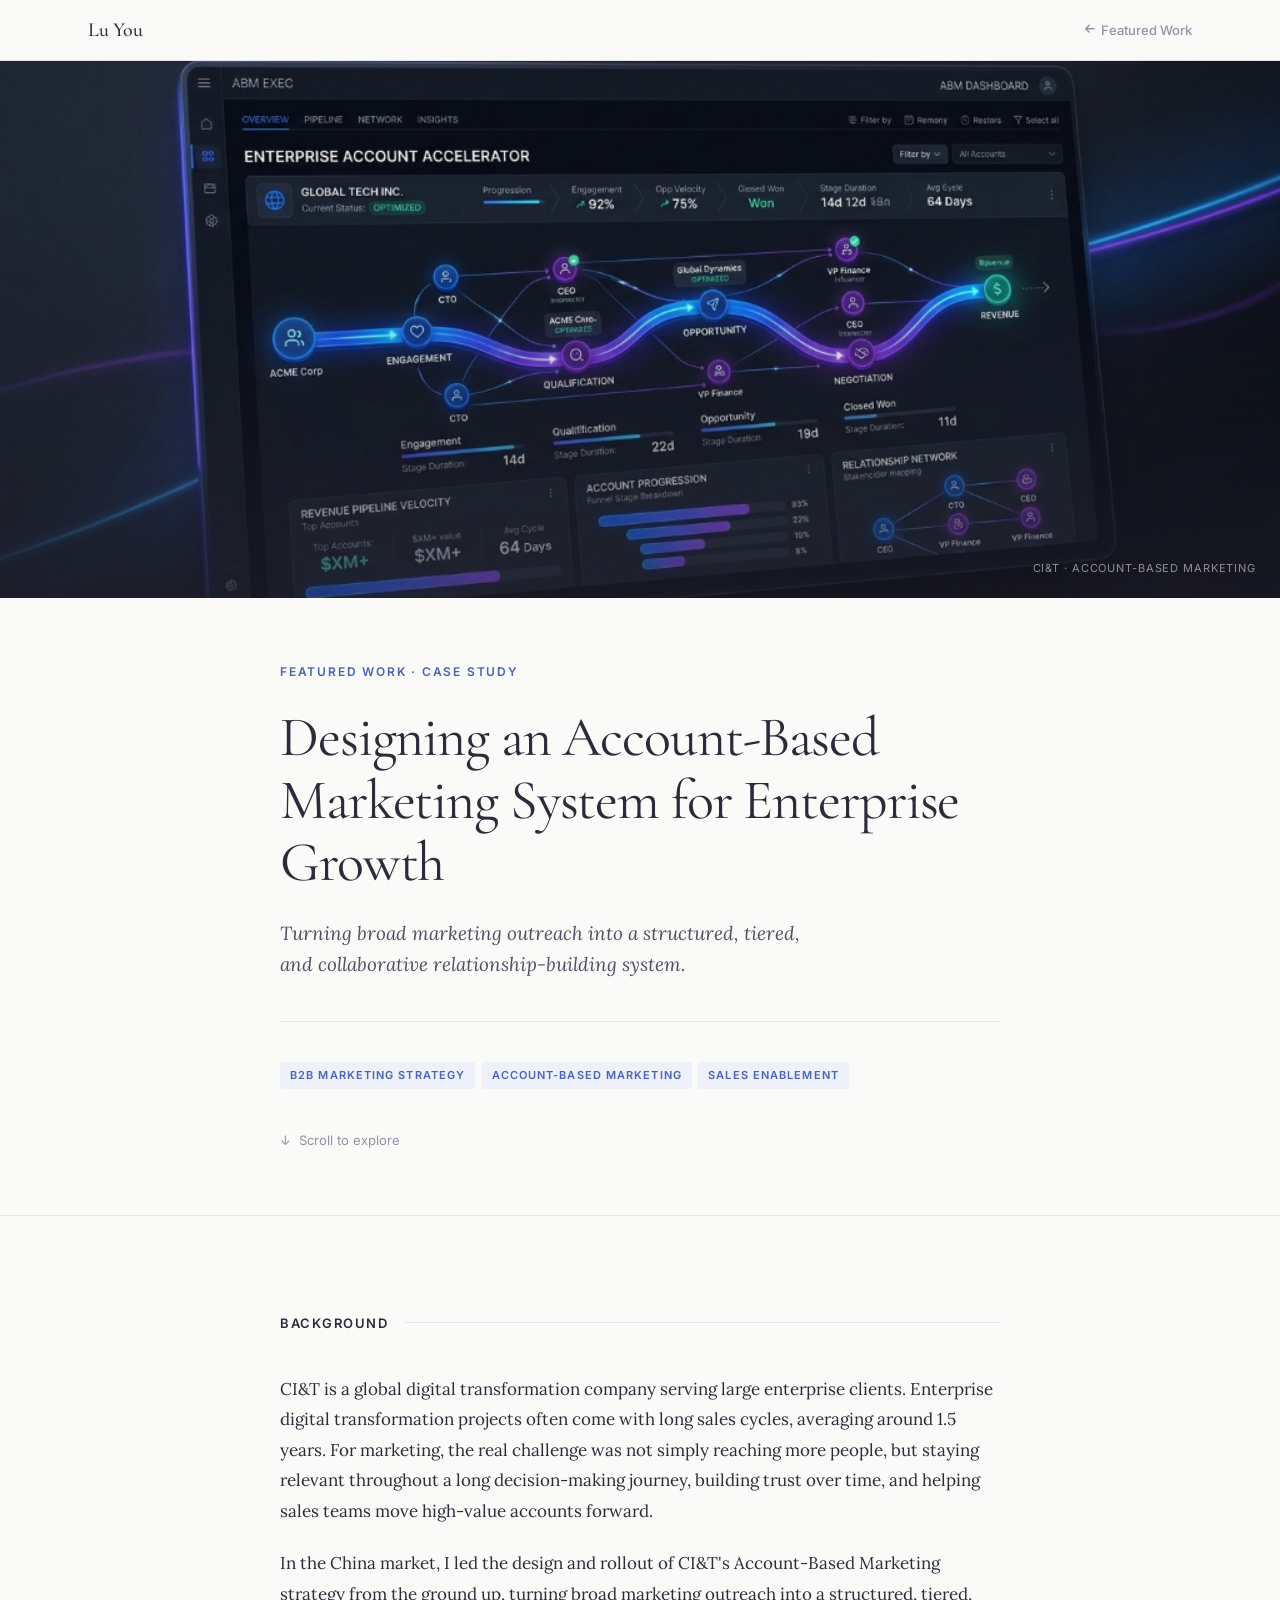
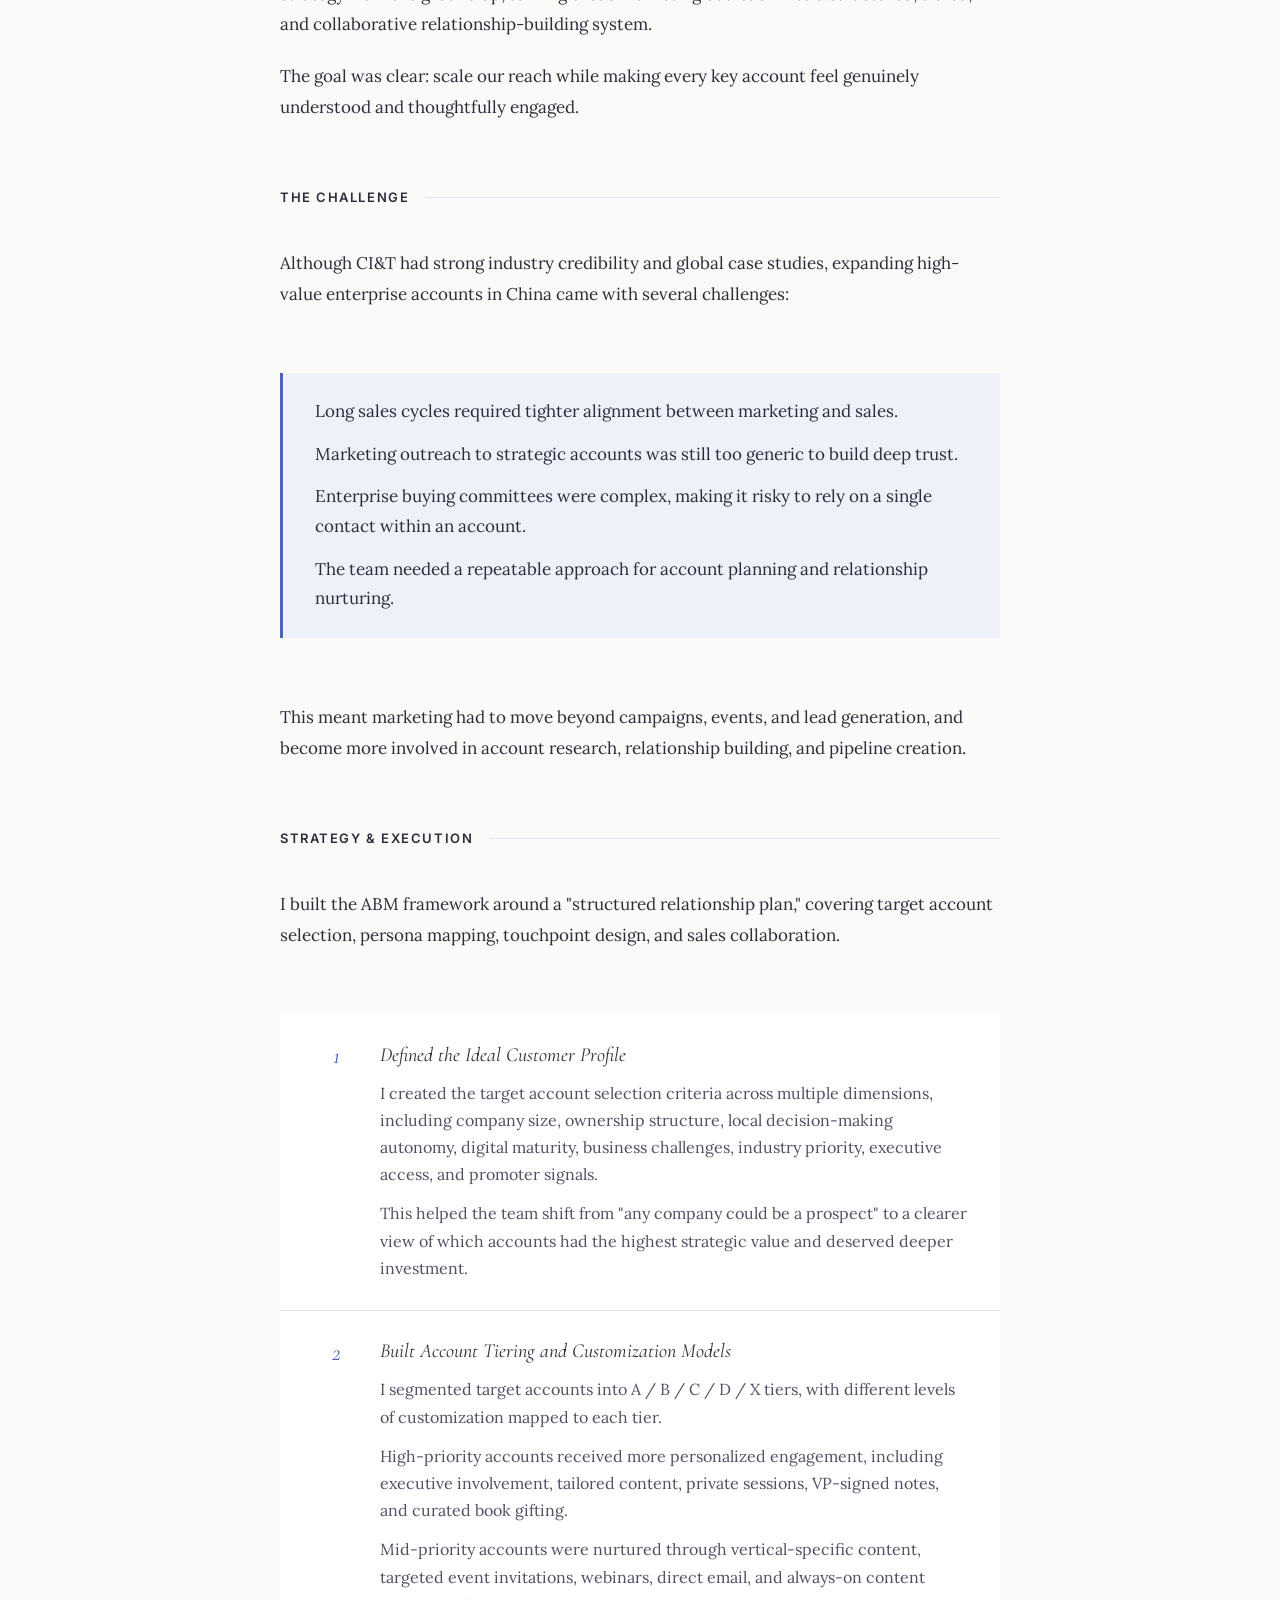
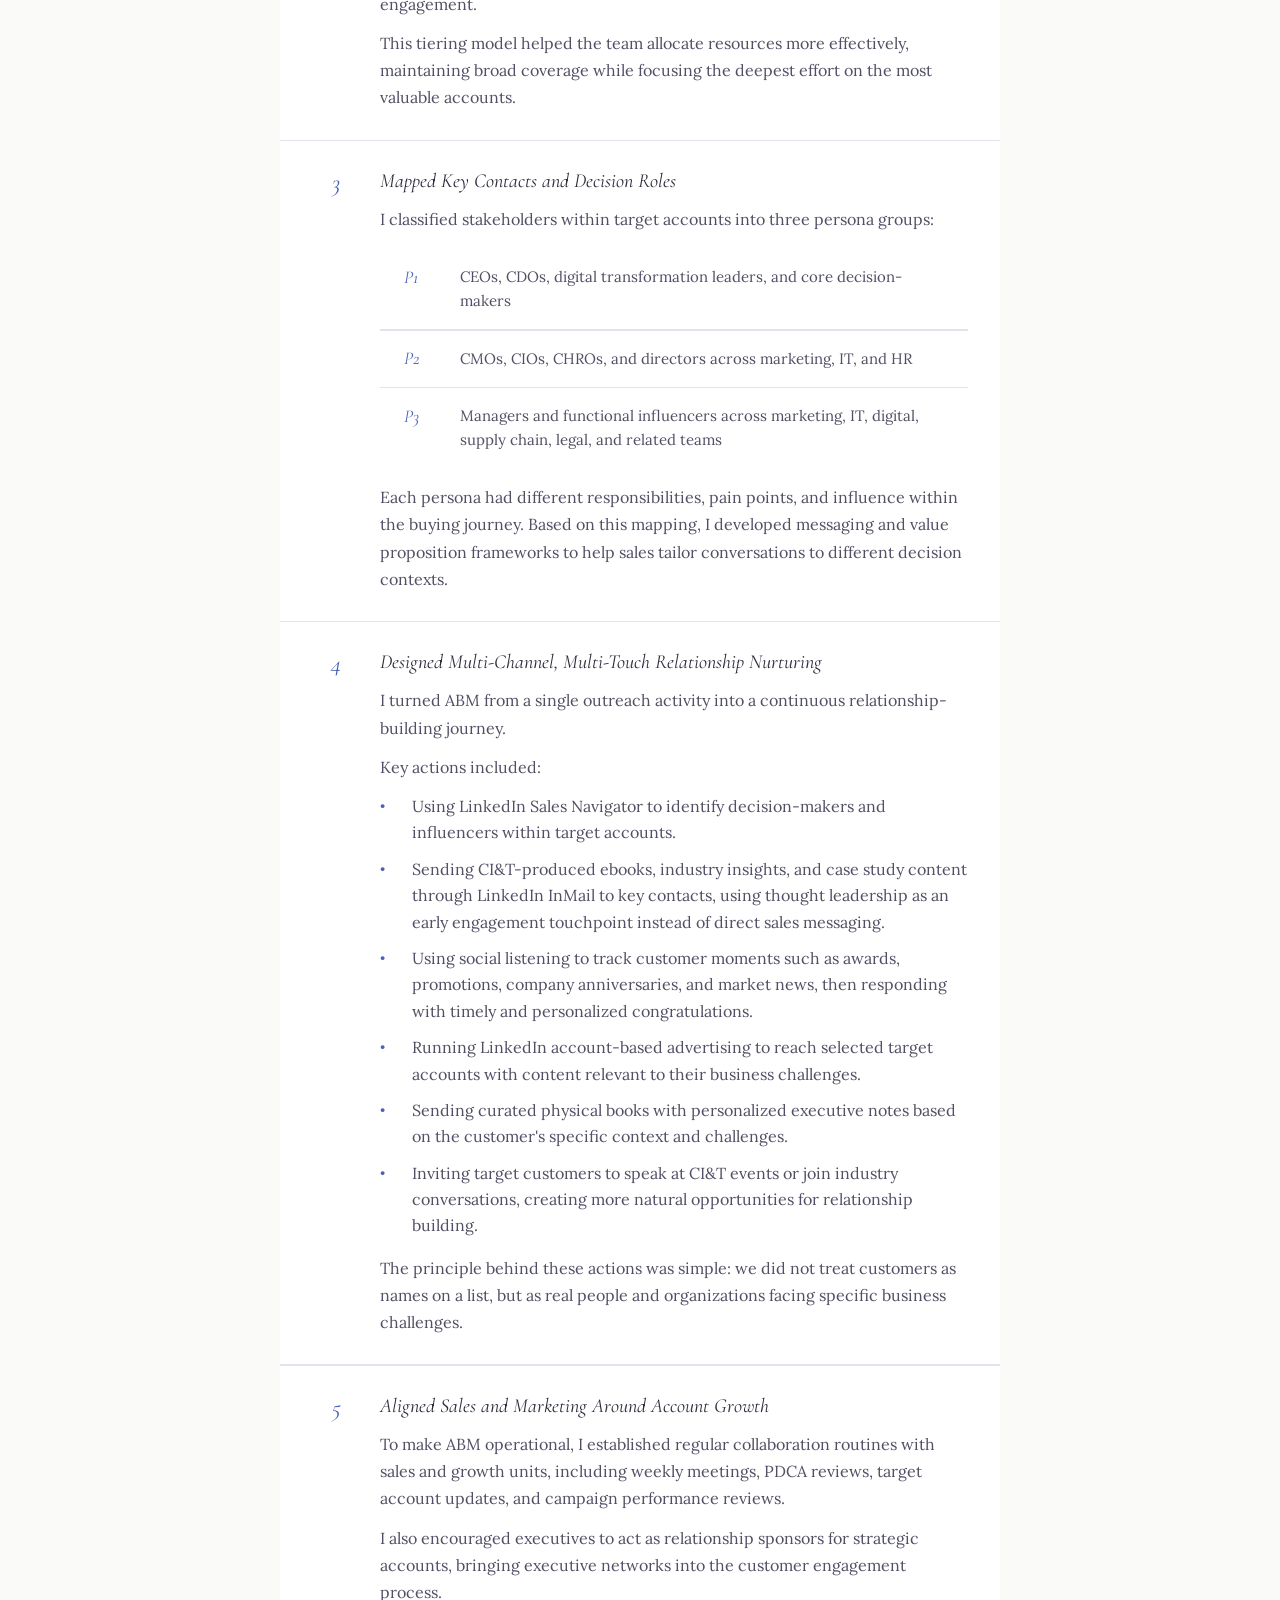
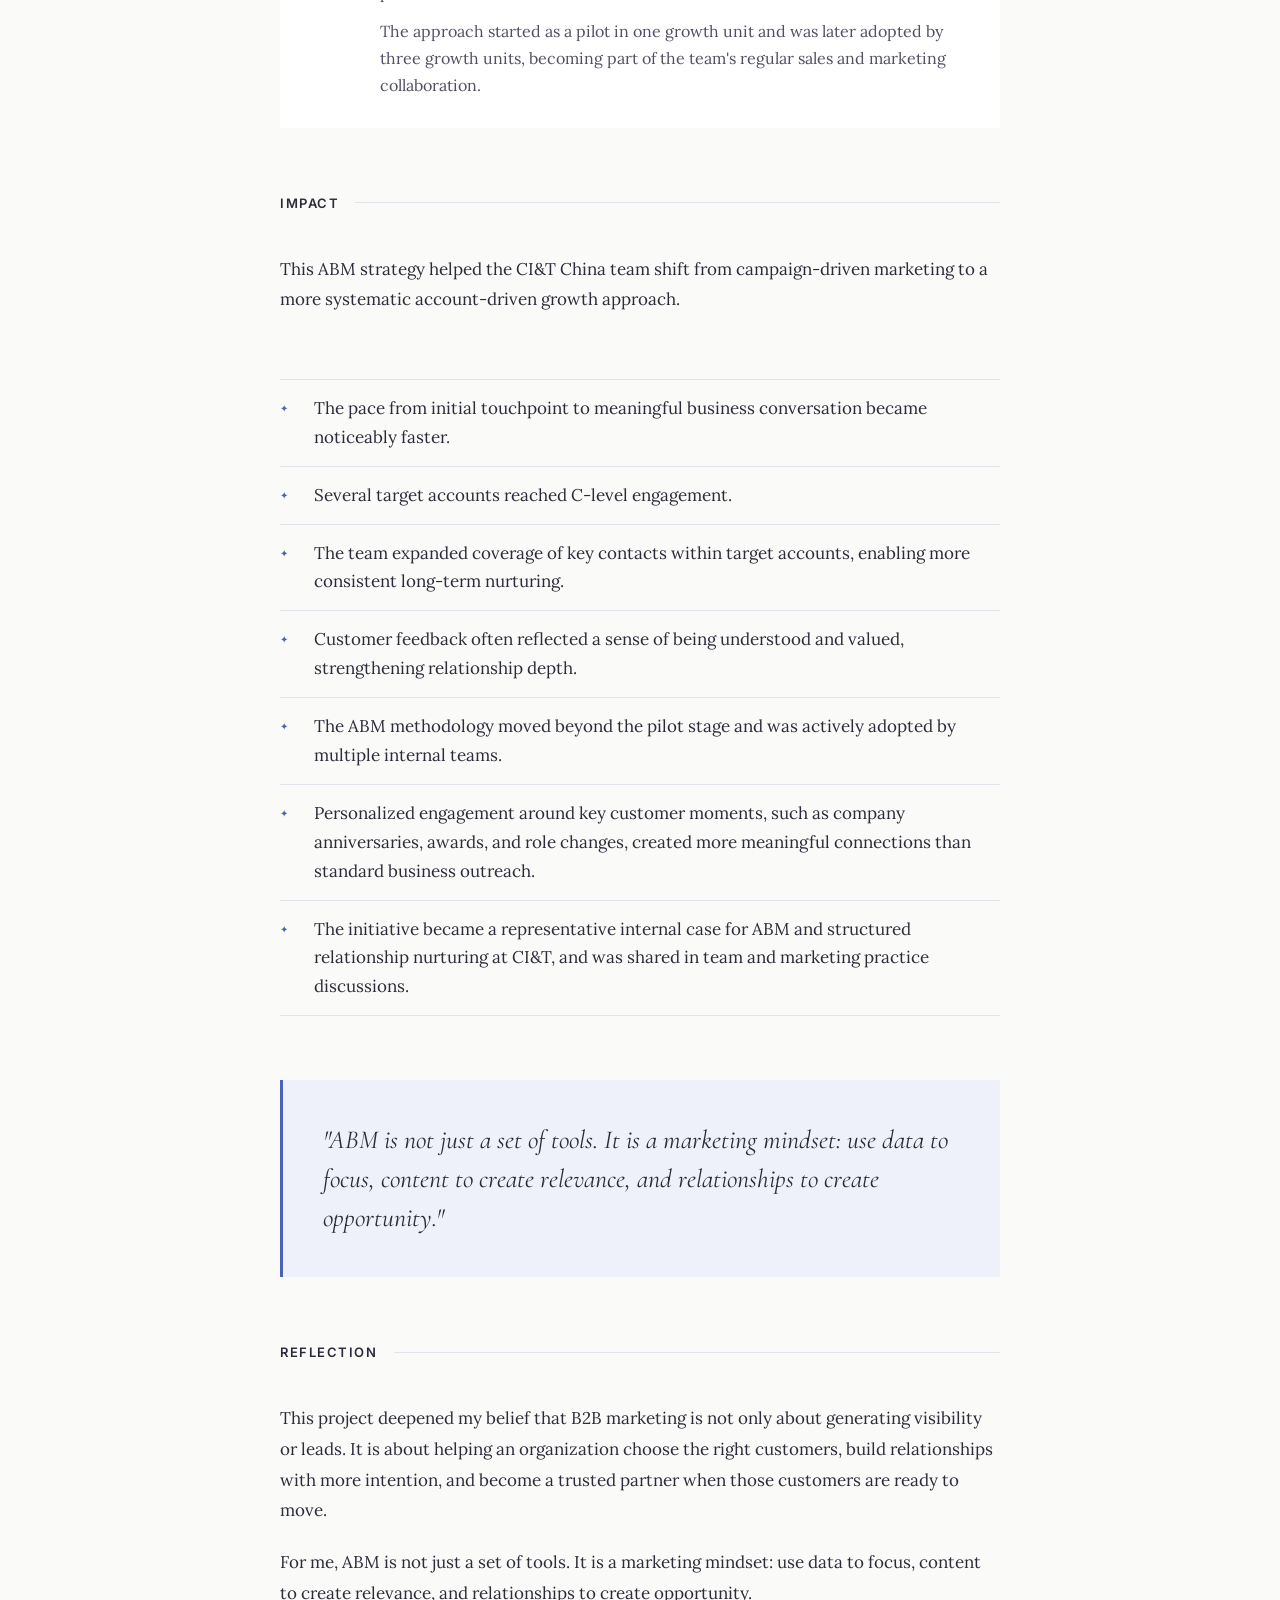
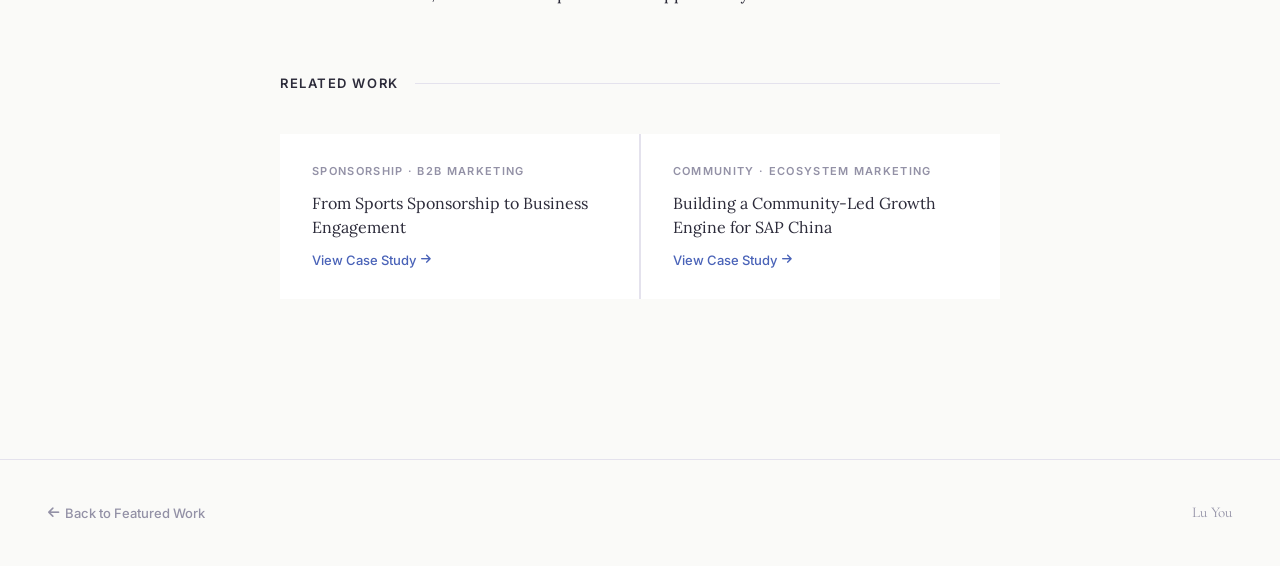
<file: work/abm-cit.html>
<!DOCTYPE html>
<html lang="en">
<head>
  <meta charset="UTF-8" />
  <meta name="viewport" content="width=device-width, initial-scale=1.0" />
  <title>Designing an Account-Based Marketing System for Enterprise Growth — Lu You</title>
  <meta name="description" content="How I designed and rolled out CI&T China's Account-Based Marketing strategy from the ground up, turning broad outreach into a structured, tiered relationship-building system." />

  <!-- Google Fonts -->
  <link rel="preconnect" href="https://fonts.googleapis.com" />
  <link rel="preconnect" href="https://fonts.gstatic.com" crossorigin />
  <link href="https://fonts.googleapis.com/css2?family=Lora:ital,wght@0,400;0,500;0,600;1,400;1,500&family=Inter:wght@300;400;500;600&family=Cormorant+Garamond:ital,wght@0,300;0,400;0,500;1,300;1,400&display=swap" rel="stylesheet" />

  <!-- Favicon -->
  <link rel="icon" type="image/svg+xml" href="../images/favicon.svg" />
  <link rel="apple-touch-icon" href="../images/favicon.svg" />

  <!-- Font Awesome -->
  <link rel="stylesheet" href="https://cdn.jsdelivr.net/npm/@fortawesome/fontawesome-free@6.5.0/css/all.min.css" />

  <style>
    /* ── TOKENS ── */
    :root {
      --color-ink:        #2c2b3a;
      --color-dark:       #23222f;
      --color-mid:        #514f64;
      --color-muted:      #9391a6;
      --color-border:     #e4e2ed;
      --color-surface:    #f4f3f8;
      --color-warm:       #f7f6fb;
      --color-white:      #ffffff;
      --color-bg:         #fafaf8;
      --color-accent:     #4a63b8;
      --color-accent-pale:#eef0fa;
      --color-accent-dark:#3a50a0;

      --font-serif:   'Lora', Georgia, serif;
      --font-sans:    'Inter', -apple-system, sans-serif;
      --font-display: 'Cormorant Garamond', Georgia, serif;

      --ease-out: cubic-bezier(0.16, 1, 0.3, 1);
      --duration: 0.7s;

      --container: 720px;
      --space-xs:  0.75rem;
      --space-sm:  1.25rem;
      --space-md:  2.5rem;
      --space-lg:  4rem;
      --space-xl:  6rem;
    }

    /* ── RESET ── */
    *, *::before, *::after { box-sizing: border-box; margin: 0; padding: 0; }
    html { scroll-behavior: smooth; font-size: 16px; }
    body {
      background: var(--color-bg);
      color: var(--color-ink);
      font-family: var(--font-sans);
      font-size: 1rem;
      line-height: 1.7;
      -webkit-font-smoothing: antialiased;
    }
    a { color: inherit; text-decoration: none; }

    /* ── NAV ── */
    .site-nav {
      position: fixed;
      top: 0; left: 0; right: 0;
      z-index: 100;
      background: rgba(250,250,248,0.92);
      backdrop-filter: blur(12px);
      -webkit-backdrop-filter: blur(12px);
      border-bottom: 1px solid var(--color-border);
      transition: box-shadow 0.3s;
    }
    .site-nav.scrolled { box-shadow: 0 2px 16px rgba(44,43,58,0.08); }
    .nav-inner {
      max-width: 1200px;
      margin: 0 auto;
      padding: 0 clamp(1.5rem, 5vw, 3rem);
      height: 60px;
      display: flex;
      align-items: center;
      justify-content: space-between;
    }
    .nav-logo {
      font-family: var(--font-display);
      font-size: 1.25rem;
      font-weight: 500;
      color: var(--color-ink);
      letter-spacing: -0.01em;
    }
    .nav-back {
      font-size: 0.8125rem;
      font-weight: 500;
      color: var(--color-muted);
      display: flex;
      align-items: center;
      gap: 0.4rem;
      transition: color 0.2s;
    }
    .nav-back:hover { color: var(--color-accent); }
    .nav-back i { font-size: 0.7rem; }

    /* ── HERO COVER IMAGE ── */
    .hero-cover {
      width: 100%;
      height: clamp(280px, 42vw, 560px);
      margin-top: 60px;
      overflow: hidden;
      position: relative;
      background: var(--color-dark);
    }
    .hero-cover-img {
      width: 100%;
      height: 100%;
      object-fit: cover;
      object-position: center 40%;
      display: block;
      transition: transform 0.8s var(--ease-out);
    }
    .hero-cover:hover .hero-cover-img { transform: scale(1.02); }
    .hero-cover-overlay {
      position: absolute;
      inset: 0;
      background: linear-gradient(
        to bottom,
        transparent 40%,
        rgba(35,34,47,0.55) 100%
      );
    }
    .hero-cover-caption {
      position: absolute;
      bottom: 1.25rem;
      right: 1.5rem;
      font-size: 0.6875rem;
      color: rgba(255,255,255,0.52);
      letter-spacing: 0.08em;
      text-transform: uppercase;
    }

    /* ── ARTICLE HERO ── */
    .article-hero {
      padding-top: var(--space-lg);
      padding-bottom: var(--space-lg);
      padding-inline: clamp(1.5rem, 5vw, 3rem);
      border-bottom: 1px solid var(--color-border);
    }
    .article-hero-inner {
      max-width: var(--container);
      margin: 0 auto;
    }
    .article-label {
      display: block;
      font-family: var(--font-sans);
      font-size: 0.75rem;
      font-weight: 600;
      letter-spacing: 0.15em;
      text-transform: uppercase;
      color: var(--color-accent);
      margin-bottom: 1.5rem;
    }
    .article-title {
      font-family: var(--font-display);
      font-size: clamp(2rem, 5vw, 3.5rem);
      font-weight: 400;
      line-height: 1.12;
      letter-spacing: -0.02em;
      color: var(--color-ink);
      margin-bottom: 1.5rem;
    }
    .article-deck {
      font-family: var(--font-serif);
      font-size: clamp(1rem, 1.5vw, 1.1875rem);
      font-style: italic;
      line-height: 1.65;
      color: var(--color-mid);
      margin-bottom: var(--space-md);
      max-width: 580px;
    }
    .article-meta {
      display: flex;
      flex-wrap: wrap;
      gap: 0.5rem 1.5rem;
      align-items: center;
      padding-top: var(--space-md);
      border-top: 1px solid var(--color-border);
    }
    .article-tags { display: flex; flex-wrap: wrap; gap: 0.4rem; }
    .article-tag {
      font-size: 0.6875rem;
      font-weight: 600;
      letter-spacing: 0.1em;
      text-transform: uppercase;
      color: var(--color-accent);
      background: var(--color-accent-pale);
      padding: 0.25rem 0.625rem;
      border-radius: 2px;
    }
    .scroll-hint {
      margin-top: var(--space-md);
      font-size: 0.8125rem;
      color: var(--color-muted);
      display: flex;
      align-items: center;
      gap: 0.5rem;
    }
    .scroll-hint-arrow {
      display: inline-block;
      animation: bounce 1.6s ease-in-out infinite;
    }
    @keyframes bounce {
      0%, 100% { transform: translateY(0); }
      50%       { transform: translateY(5px); }
    }

    /* ── ARTICLE BODY ── */
    .article-body {
      padding-block: var(--space-xl);
      padding-inline: clamp(1.5rem, 5vw, 3rem);
    }
    .article-content {
      max-width: var(--container);
      margin: 0 auto;
    }

    /* ── SECTION RULE ── */
    .section-rule {
      display: flex;
      align-items: center;
      gap: 1rem;
      margin-bottom: var(--space-md);
    }
    .section-rule-label {
      font-family: var(--font-sans);
      font-size: 0.8125rem;
      font-weight: 600;
      letter-spacing: 0.12em;
      text-transform: uppercase;
      color: var(--color-ink);
      white-space: nowrap;
    }
    .section-rule-line {
      flex: 1;
      height: 1px;
      background: var(--color-border);
    }

    /* ── PROSE ── */
    .prose-block {
      margin-bottom: var(--space-lg);
    }
    .prose-block p {
      font-family: var(--font-serif);
      font-size: 1.0625rem;
      line-height: 1.8;
      color: var(--color-ink);
      margin-bottom: 1.25em;
    }
    .prose-block p:last-child { margin-bottom: 0; }
    .prose-block strong { font-weight: 600; color: var(--color-ink); }

    /* ── CHALLENGE CALLOUT ── */
    .challenge-callout {
      background: var(--color-accent-pale);
      border-left: 3px solid var(--color-accent);
      padding: 1.5rem 2rem;
      margin-bottom: var(--space-lg);
    }
    .challenge-callout p {
      font-family: var(--font-serif);
      font-size: 1.0625rem;
      line-height: 1.75;
      color: var(--color-ink);
      margin-bottom: 0.75em;
    }
    .challenge-callout p:last-child { margin-bottom: 0; }

    /* ── STRATEGY STEPS (numbered pillars) ── */
    .strategy-stack {
      display: flex;
      flex-direction: column;
      gap: 1.5px;
      background: var(--color-border);
      margin-bottom: var(--space-lg);
    }
    .strategy-card {
      background: var(--color-white);
      padding: 1.75rem 2rem;
      display: grid;
      grid-template-columns: 3rem 1fr;
      gap: 1.25rem;
      align-items: start;
      transition: background 0.22s;
    }
    .strategy-card:hover { background: var(--color-surface); }
    .strategy-num {
      font-family: var(--font-display);
      font-size: 1.5rem;
      font-style: italic;
      color: var(--color-accent);
      line-height: 1;
      text-align: center;
      padding-top: 0.1rem;
    }
    .strategy-body {}
    .strategy-title {
      font-family: var(--font-display);
      font-size: 1.25rem;
      font-weight: 400;
      font-style: italic;
      color: var(--color-ink);
      margin-bottom: 0.75rem;
      line-height: 1.25;
    }
    .strategy-text {
      font-family: var(--font-serif);
      font-size: 1rem;
      color: var(--color-mid);
      line-height: 1.7;
    }
    .strategy-text p { margin-bottom: 0.75em; }
    .strategy-text p:last-child { margin-bottom: 0; }

    /* ── PERSONA TABLE ── */
    .persona-stack {
      display: flex;
      flex-direction: column;
      gap: 1.5px;
      background: var(--color-border);
      margin: 1rem 0 1rem;
    }
    .persona-row {
      background: var(--color-white);
      padding: 1rem 1.5rem;
      display: grid;
      grid-template-columns: 2.5rem 1fr;
      gap: 1rem;
      align-items: start;
      transition: background 0.22s;
    }
    .persona-row:hover { background: var(--color-surface); }
    .persona-label {
      font-family: var(--font-display);
      font-size: 1.125rem;
      font-style: italic;
      color: var(--color-accent);
      font-weight: 400;
      line-height: 1;
      padding-top: 0.15rem;
    }
    .persona-desc {
      font-family: var(--font-serif);
      font-size: 0.9375rem;
      color: var(--color-mid);
      line-height: 1.6;
    }

    /* ── BULLET LIST ── */
    .action-list {
      list-style: none;
      margin: 0.75rem 0 1rem;
      display: flex;
      flex-direction: column;
      gap: 0.625rem;
    }
    .action-list li {
      font-family: var(--font-serif);
      font-size: 1rem;
      color: var(--color-mid);
      line-height: 1.65;
      display: grid;
      grid-template-columns: 1.25rem 1fr;
      gap: 0.75rem;
      align-items: start;
    }
    .action-list li::before {
      content: '•';
      color: var(--color-accent);
      font-size: 0.8125rem;
      padding-top: 0.2rem;
    }

    /* ── IMPACT LIST ── */
    .impact-list {
      list-style: none;
      display: flex;
      flex-direction: column;
      gap: 0;
      margin-bottom: var(--space-lg);
    }
    .impact-list li {
      font-family: var(--font-serif);
      font-size: 1.0625rem;
      color: var(--color-ink);
      line-height: 1.7;
      padding: 0.875rem 0;
      border-bottom: 1px solid var(--color-border);
      display: grid;
      grid-template-columns: 1.25rem 1fr;
      gap: 0.875rem;
      align-items: start;
    }
    .impact-list li:first-child { border-top: 1px solid var(--color-border); }
    .impact-list li::before {
      content: '✦';
      color: var(--color-accent);
      font-size: 0.625rem;
      padding-top: 0.375rem;
    }

    /* ── PULL QUOTE ── */
    .pull-quote {
      margin-block: var(--space-lg);
      padding: var(--space-md) clamp(1.5rem, 4vw, 2.5rem);
      border-left: 3px solid var(--color-accent);
      background: var(--color-accent-pale);
    }
    .pull-quote blockquote {
      font-family: var(--font-display);
      font-size: clamp(1.25rem, 2.5vw, 1.625rem);
      font-weight: 400;
      font-style: italic;
      line-height: 1.5;
      color: var(--color-ink);
    }

    /* ── RELATED GRID ── */
    .related-grid {
      display: grid;
      grid-template-columns: 1fr 1fr;
      gap: 1.5px;
      background: var(--color-border);
      margin-bottom: var(--space-lg);
    }
    .related-card {
      background: var(--color-white);
      padding: 1.75rem 2rem;
      display: flex;
      flex-direction: column;
      gap: 0.625rem;
      transition: background 0.22s;
    }
    .related-card:hover { background: var(--color-surface); }
    .related-card-label {
      font-size: 0.6875rem;
      font-weight: 600;
      letter-spacing: 0.12em;
      text-transform: uppercase;
      color: var(--color-muted);
    }
    .related-card-title {
      font-family: var(--font-serif);
      font-size: 1rem;
      color: var(--color-ink);
      line-height: 1.5;
    }
    .related-card-link {
      font-size: 0.8125rem;
      font-weight: 500;
      color: var(--color-accent);
      display: flex;
      align-items: center;
      gap: 0.3rem;
      margin-top: auto;
    }
    .related-card-link i { font-size: 0.7rem; transition: transform 0.2s; }
    .related-card:hover .related-card-link i { transform: translateX(3px); }

    /* ── FOOTER ── */
    .article-footer {
      border-top: 1px solid var(--color-border);
      padding: var(--space-md) clamp(1.5rem, 5vw, 3rem);
      display: flex;
      align-items: center;
      justify-content: space-between;
    }
    .footer-back {
      font-size: 0.8125rem;
      font-weight: 500;
      color: var(--color-muted);
      display: flex;
      align-items: center;
      gap: 0.4rem;
      transition: color 0.2s;
    }
    .footer-back:hover { color: var(--color-accent); }
    .footer-sig {
      font-family: var(--font-display);
      font-size: 0.9375rem;
      color: var(--color-muted);
    }

    /* ── SCROLL-REVEAL ── */
    .reveal {
      opacity: 0;
      transform: translateY(20px);
      transition: opacity var(--duration) var(--ease-out),
                  transform var(--duration) var(--ease-out);
    }
    .reveal.visible { opacity: 1; transform: none; }
    .reveal-delay   { transition-delay: 0.12s; }
    .reveal-delay-2 { transition-delay: 0.24s; }

    /* ── RESPONSIVE ── */
    @media (max-width: 640px) {
      .related-grid { grid-template-columns: 1fr; }
      .strategy-card { grid-template-columns: 2rem 1fr; }
      .persona-row { grid-template-columns: 2rem 1fr; }
    }
  </style>
</head>

<body>

  <!-- ── NAV ── -->
  <nav class="site-nav" id="site-nav" aria-label="Site navigation">
    <div class="nav-inner">
      <a href="../index.html" class="nav-logo">Lu You</a>
      <a href="../index.html#work" class="nav-back">
        <i class="fa-solid fa-arrow-left" aria-hidden="true"></i>
        Featured Work
      </a>
    </div>
  </nav>

  <!-- ── HERO COVER IMAGE ── -->
  <div class="hero-cover">
    <img
      class="hero-cover-img"
      src="../images/abm-strategy.webp"
      alt="ABM strategy dashboard — CI&T"
    />
    <div class="hero-cover-overlay"></div>
    <span class="hero-cover-caption">CI&amp;T · Account-Based Marketing</span>
  </div>

  <!-- ── ARTICLE HERO ── -->
  <header class="article-hero">
    <div class="article-hero-inner">
      <span class="article-label reveal">Featured Work · Case Study</span>
      <h1 class="article-title reveal reveal-delay">
        Designing an Account-Based<br />Marketing System for Enterprise Growth
      </h1>
      <p class="article-deck reveal reveal-delay-2">
        Turning broad marketing outreach into a structured, tiered,<br />and collaborative relationship-building system.
      </p>
      <div class="article-meta reveal reveal-delay-2">
        <div class="article-tags">
          <span class="article-tag">B2B Marketing Strategy</span>
          <span class="article-tag">Account-Based Marketing</span>
          <span class="article-tag">Sales Enablement</span>
        </div>
      </div>
      <div class="scroll-hint reveal reveal-delay-2">
        <span class="scroll-hint-arrow">↓</span>
        <span>Scroll to explore</span>
      </div>
    </div>
  </header>

  <!-- ── BODY ── -->
  <div class="article-body">
    <div class="article-content">

      <!-- BACKGROUND -->
      <div class="section-rule reveal">
        <span class="section-rule-label">Background</span>
        <div class="section-rule-line"></div>
      </div>

      <div class="prose-block reveal">
        <p>CI&amp;T is a global digital transformation company serving large enterprise clients. Enterprise digital transformation projects often come with long sales cycles, averaging around 1.5 years. For marketing, the real challenge was not simply reaching more people, but staying relevant throughout a long decision-making journey, building trust over time, and helping sales teams move high-value accounts forward.</p>
        <p>In the China market, I led the design and rollout of CI&amp;T's Account-Based Marketing strategy from the ground up, turning broad marketing outreach into a structured, tiered, and collaborative relationship-building system.</p>
        <p>The goal was clear: scale our reach while making every key account feel genuinely understood and thoughtfully engaged.</p>
      </div>

      <!-- THE CHALLENGE -->
      <div class="section-rule reveal">
        <span class="section-rule-label">The Challenge</span>
        <div class="section-rule-line"></div>
      </div>

      <div class="prose-block reveal">
        <p>Although CI&amp;T had strong industry credibility and global case studies, expanding high-value enterprise accounts in China came with several challenges:</p>
      </div>

      <div class="challenge-callout reveal">
        <p>Long sales cycles required tighter alignment between marketing and sales.</p>
        <p>Marketing outreach to strategic accounts was still too generic to build deep trust.</p>
        <p>Enterprise buying committees were complex, making it risky to rely on a single contact within an account.</p>
        <p>The team needed a repeatable approach for account planning and relationship nurturing.</p>
      </div>

      <div class="prose-block reveal">
        <p>This meant marketing had to move beyond campaigns, events, and lead generation, and become more involved in account research, relationship building, and pipeline creation.</p>
      </div>

      <!-- STRATEGY & EXECUTION -->
      <div class="section-rule reveal">
        <span class="section-rule-label">Strategy &amp; Execution</span>
        <div class="section-rule-line"></div>
      </div>

      <div class="prose-block reveal">
        <p>I built the ABM framework around a "structured relationship plan," covering target account selection, persona mapping, touchpoint design, and sales collaboration.</p>
      </div>

      <div class="strategy-stack">

        <div class="strategy-card reveal">
          <div class="strategy-num">1</div>
          <div class="strategy-body">
            <div class="strategy-title">Defined the Ideal Customer Profile</div>
            <div class="strategy-text">
              <p>I created the target account selection criteria across multiple dimensions, including company size, ownership structure, local decision-making autonomy, digital maturity, business challenges, industry priority, executive access, and promoter signals.</p>
              <p>This helped the team shift from "any company could be a prospect" to a clearer view of which accounts had the highest strategic value and deserved deeper investment.</p>
            </div>
          </div>
        </div>

        <div class="strategy-card reveal">
          <div class="strategy-num">2</div>
          <div class="strategy-body">
            <div class="strategy-title">Built Account Tiering and Customization Models</div>
            <div class="strategy-text">
              <p>I segmented target accounts into A / B / C / D / X tiers, with different levels of customization mapped to each tier.</p>
              <p>High-priority accounts received more personalized engagement, including executive involvement, tailored content, private sessions, VP-signed notes, and curated book gifting.</p>
              <p>Mid-priority accounts were nurtured through vertical-specific content, targeted event invitations, webinars, direct email, and always-on content engagement.</p>
              <p>This tiering model helped the team allocate resources more effectively, maintaining broad coverage while focusing the deepest effort on the most valuable accounts.</p>
            </div>
          </div>
        </div>

        <div class="strategy-card reveal">
          <div class="strategy-num">3</div>
          <div class="strategy-body">
            <div class="strategy-title">Mapped Key Contacts and Decision Roles</div>
            <div class="strategy-text">
              <p>I classified stakeholders within target accounts into three persona groups:</p>
              <div class="persona-stack">
                <div class="persona-row">
                  <span class="persona-label">P1</span>
                  <span class="persona-desc">CEOs, CDOs, digital transformation leaders, and core decision-makers</span>
                </div>
                <div class="persona-row">
                  <span class="persona-label">P2</span>
                  <span class="persona-desc">CMOs, CIOs, CHROs, and directors across marketing, IT, and HR</span>
                </div>
                <div class="persona-row">
                  <span class="persona-label">P3</span>
                  <span class="persona-desc">Managers and functional influencers across marketing, IT, digital, supply chain, legal, and related teams</span>
                </div>
              </div>
              <p>Each persona had different responsibilities, pain points, and influence within the buying journey. Based on this mapping, I developed messaging and value proposition frameworks to help sales tailor conversations to different decision contexts.</p>
            </div>
          </div>
        </div>

        <div class="strategy-card reveal">
          <div class="strategy-num">4</div>
          <div class="strategy-body">
            <div class="strategy-title">Designed Multi-Channel, Multi-Touch Relationship Nurturing</div>
            <div class="strategy-text">
              <p>I turned ABM from a single outreach activity into a continuous relationship-building journey.</p>
              <p>Key actions included:</p>
              <ul class="action-list">
                <li>Using LinkedIn Sales Navigator to identify decision-makers and influencers within target accounts.</li>
                <li>Sending CI&amp;T-produced ebooks, industry insights, and case study content through LinkedIn InMail to key contacts, using thought leadership as an early engagement touchpoint instead of direct sales messaging.</li>
                <li>Using social listening to track customer moments such as awards, promotions, company anniversaries, and market news, then responding with timely and personalized congratulations.</li>
                <li>Running LinkedIn account-based advertising to reach selected target accounts with content relevant to their business challenges.</li>
                <li>Sending curated physical books with personalized executive notes based on the customer's specific context and challenges.</li>
                <li>Inviting target customers to speak at CI&amp;T events or join industry conversations, creating more natural opportunities for relationship building.</li>
              </ul>
              <p>The principle behind these actions was simple: we did not treat customers as names on a list, but as real people and organizations facing specific business challenges.</p>
            </div>
          </div>
        </div>

        <div class="strategy-card reveal">
          <div class="strategy-num">5</div>
          <div class="strategy-body">
            <div class="strategy-title">Aligned Sales and Marketing Around Account Growth</div>
            <div class="strategy-text">
              <p>To make ABM operational, I established regular collaboration routines with sales and growth units, including weekly meetings, PDCA reviews, target account updates, and campaign performance reviews.</p>
              <p>I also encouraged executives to act as relationship sponsors for strategic accounts, bringing executive networks into the customer engagement process.</p>
              <p>The approach started as a pilot in one growth unit and was later adopted by three growth units, becoming part of the team's regular sales and marketing collaboration.</p>
            </div>
          </div>
        </div>

      </div>

      <!-- IMPACT -->
      <div class="section-rule reveal">
        <span class="section-rule-label">Impact</span>
        <div class="section-rule-line"></div>
      </div>

      <div class="prose-block reveal">
        <p>This ABM strategy helped the CI&amp;T China team shift from campaign-driven marketing to a more systematic account-driven growth approach.</p>
      </div>

      <ul class="impact-list reveal">
        <li>The pace from initial touchpoint to meaningful business conversation became noticeably faster.</li>
        <li>Several target accounts reached C-level engagement.</li>
        <li>The team expanded coverage of key contacts within target accounts, enabling more consistent long-term nurturing.</li>
        <li>Customer feedback often reflected a sense of being understood and valued, strengthening relationship depth.</li>
        <li>The ABM methodology moved beyond the pilot stage and was actively adopted by multiple internal teams.</li>
        <li>Personalized engagement around key customer moments, such as company anniversaries, awards, and role changes, created more meaningful connections than standard business outreach.</li>
        <li>The initiative became a representative internal case for ABM and structured relationship nurturing at CI&amp;T, and was shared in team and marketing practice discussions.</li>
      </ul>

      <!-- PULL QUOTE -->
      <div class="pull-quote reveal">
        <blockquote>
          "ABM is not just a set of tools. It is a marketing mindset: use data to focus, content to create relevance, and relationships to create opportunity."
        </blockquote>
      </div>

      <!-- REFLECTION -->
      <div class="section-rule reveal">
        <span class="section-rule-label">Reflection</span>
        <div class="section-rule-line"></div>
      </div>

      <div class="prose-block reveal">
        <p>This project deepened my belief that B2B marketing is not only about generating visibility or leads. It is about helping an organization choose the right customers, build relationships with more intention, and become a trusted partner when those customers are ready to move.</p>
        <p>For me, ABM is not just a set of tools. It is a marketing mindset: use data to focus, content to create relevance, and relationships to create opportunity.</p>
      </div>

      <!-- RELATED WORK -->
      <div class="section-rule reveal">
        <span class="section-rule-label">Related Work</span>
        <div class="section-rule-line"></div>
      </div>

      <div class="related-grid reveal">
        <a class="related-card" href="formula-e.html">
          <span class="related-card-label">Sponsorship · B2B Marketing</span>
          <span class="related-card-title">From Sports Sponsorship to Business Engagement</span>
          <span class="related-card-link">
            View Case Study <i class="fa-solid fa-arrow-right" aria-hidden="true"></i>
          </span>
        </a>
        <a class="related-card" href="sap-community.html">
          <span class="related-card-label">Community · Ecosystem Marketing</span>
          <span class="related-card-title">Building a Community-Led Growth Engine for SAP China</span>
          <span class="related-card-link">
            View Case Study <i class="fa-solid fa-arrow-right" aria-hidden="true"></i>
          </span>
        </a>
      </div>

    </div>
  </div>

  <!-- ── FOOTER ── -->
  <footer class="article-footer">
    <a href="../index.html#work" class="footer-back">
      <i class="fa-solid fa-arrow-left" aria-hidden="true"></i>
      Back to Featured Work
    </a>
    <span class="footer-sig">Lu You</span>
  </footer>

  <!-- ── JS ── -->
  <script>
    /* Nav shadow on scroll */
    const nav = document.getElementById('site-nav');
    window.addEventListener('scroll', () => {
      nav.classList.toggle('scrolled', window.scrollY > 20);
    }, { passive: true });

    /* Scroll-reveal */
    const observer = new IntersectionObserver(entries => {
      entries.forEach(e => {
        if (e.isIntersecting) {
          e.target.classList.add('visible');
          observer.unobserve(e.target);
        }
      });
    }, { threshold: 0.1, rootMargin: '0px 0px -48px 0px' });

    document.querySelectorAll('.reveal').forEach(el => observer.observe(el));
  </script>

</body>
</html>
</file>
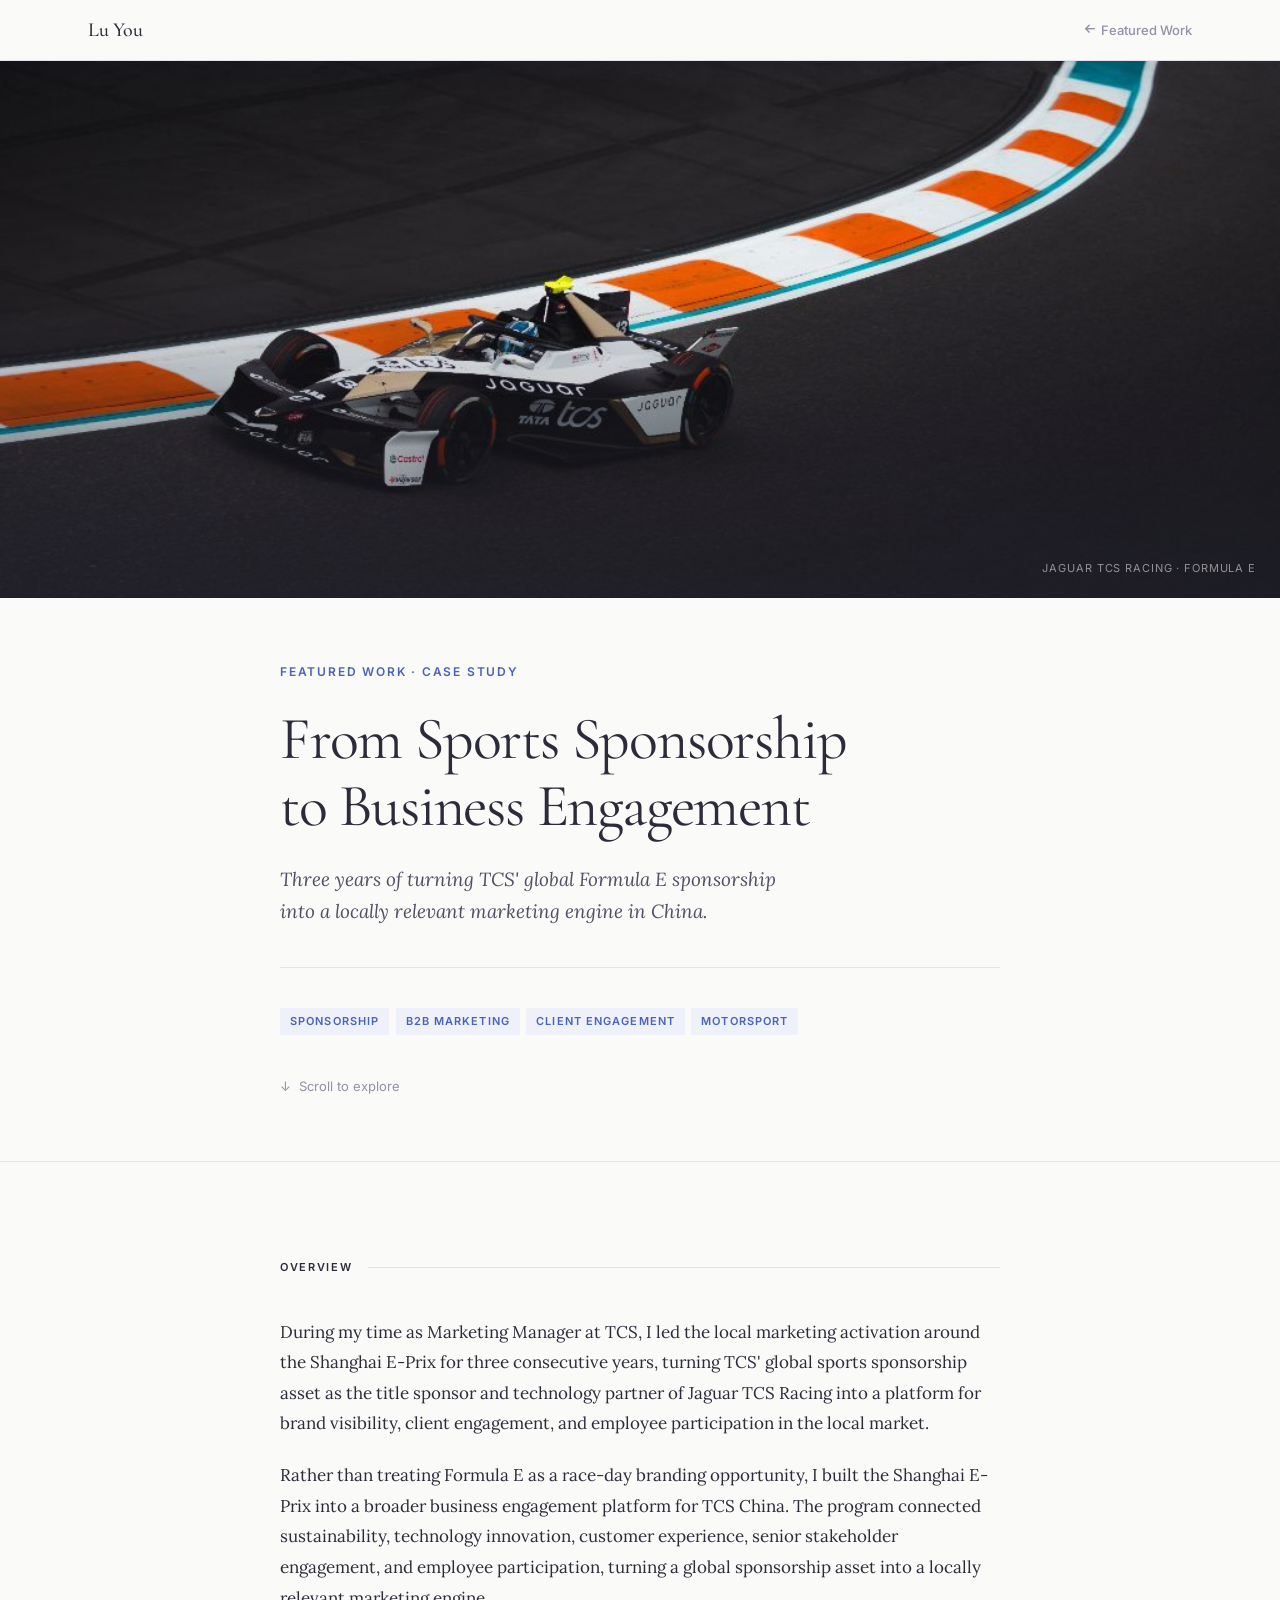
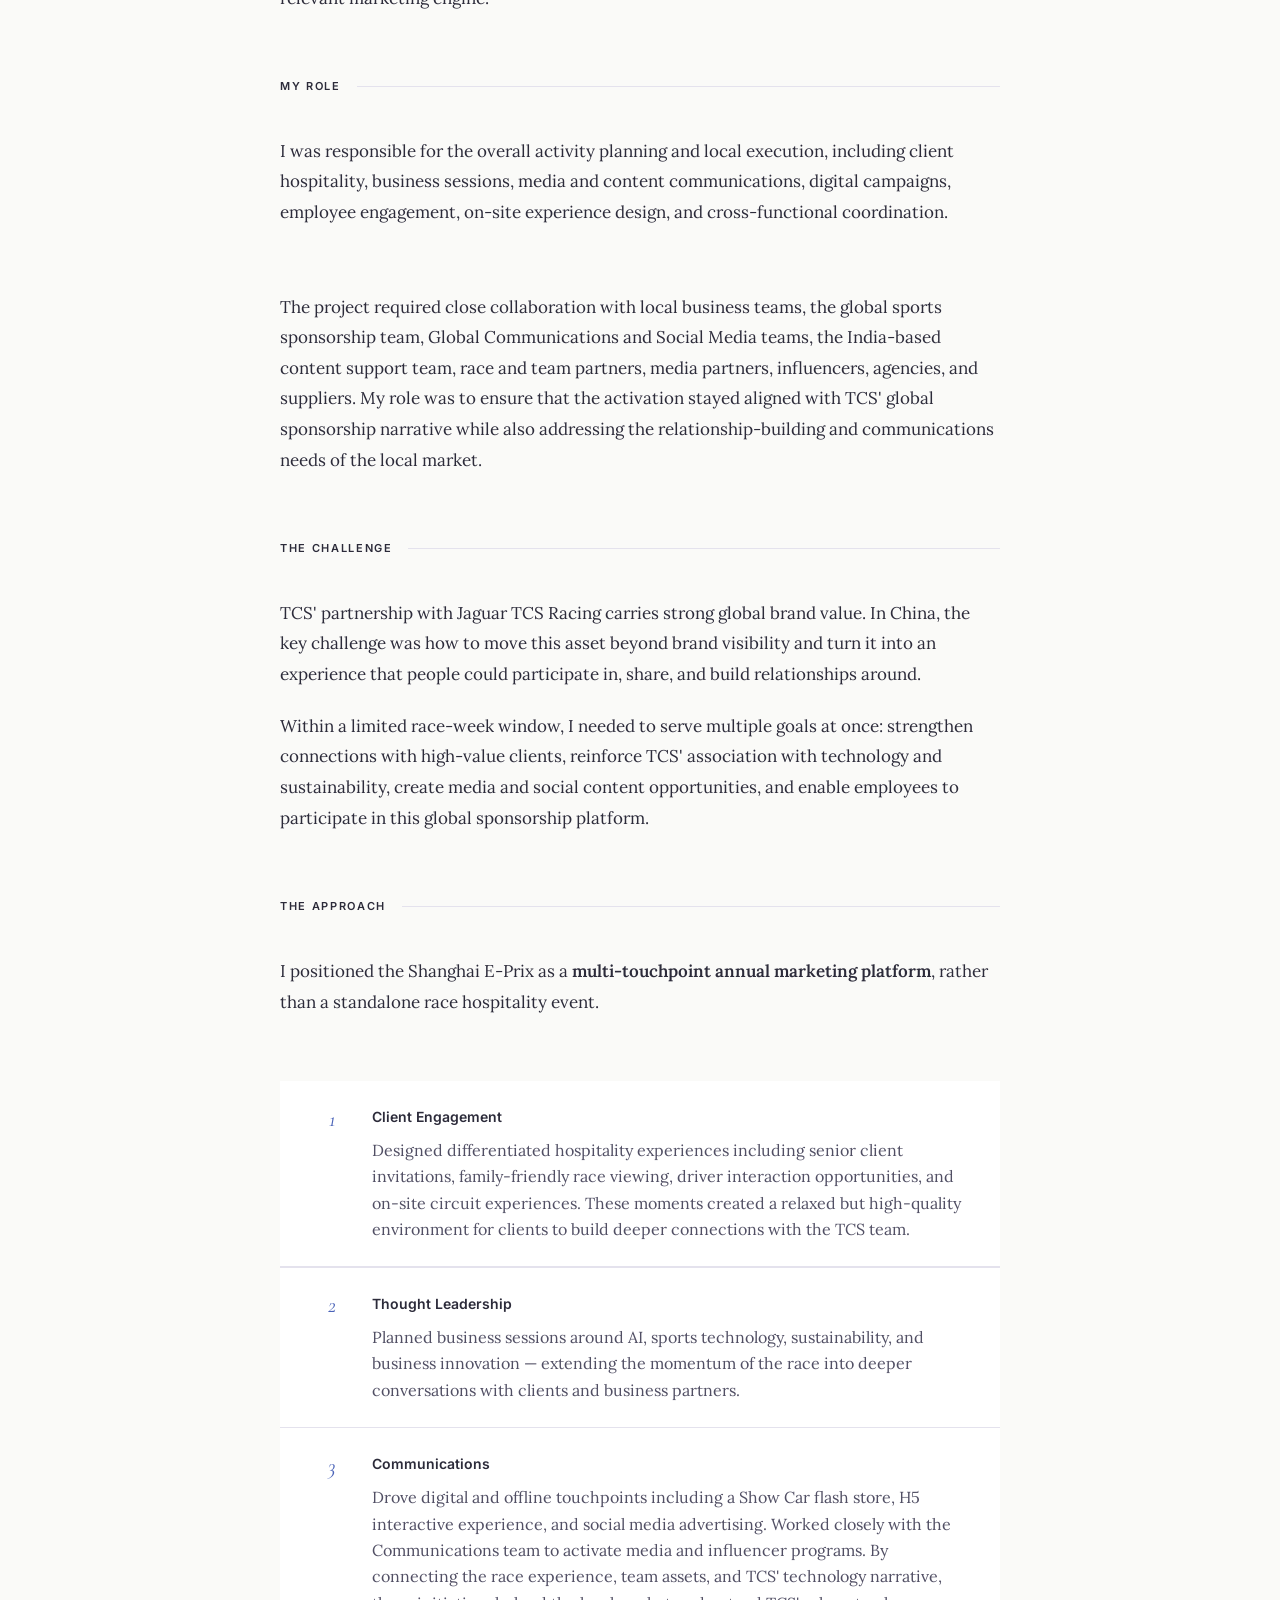
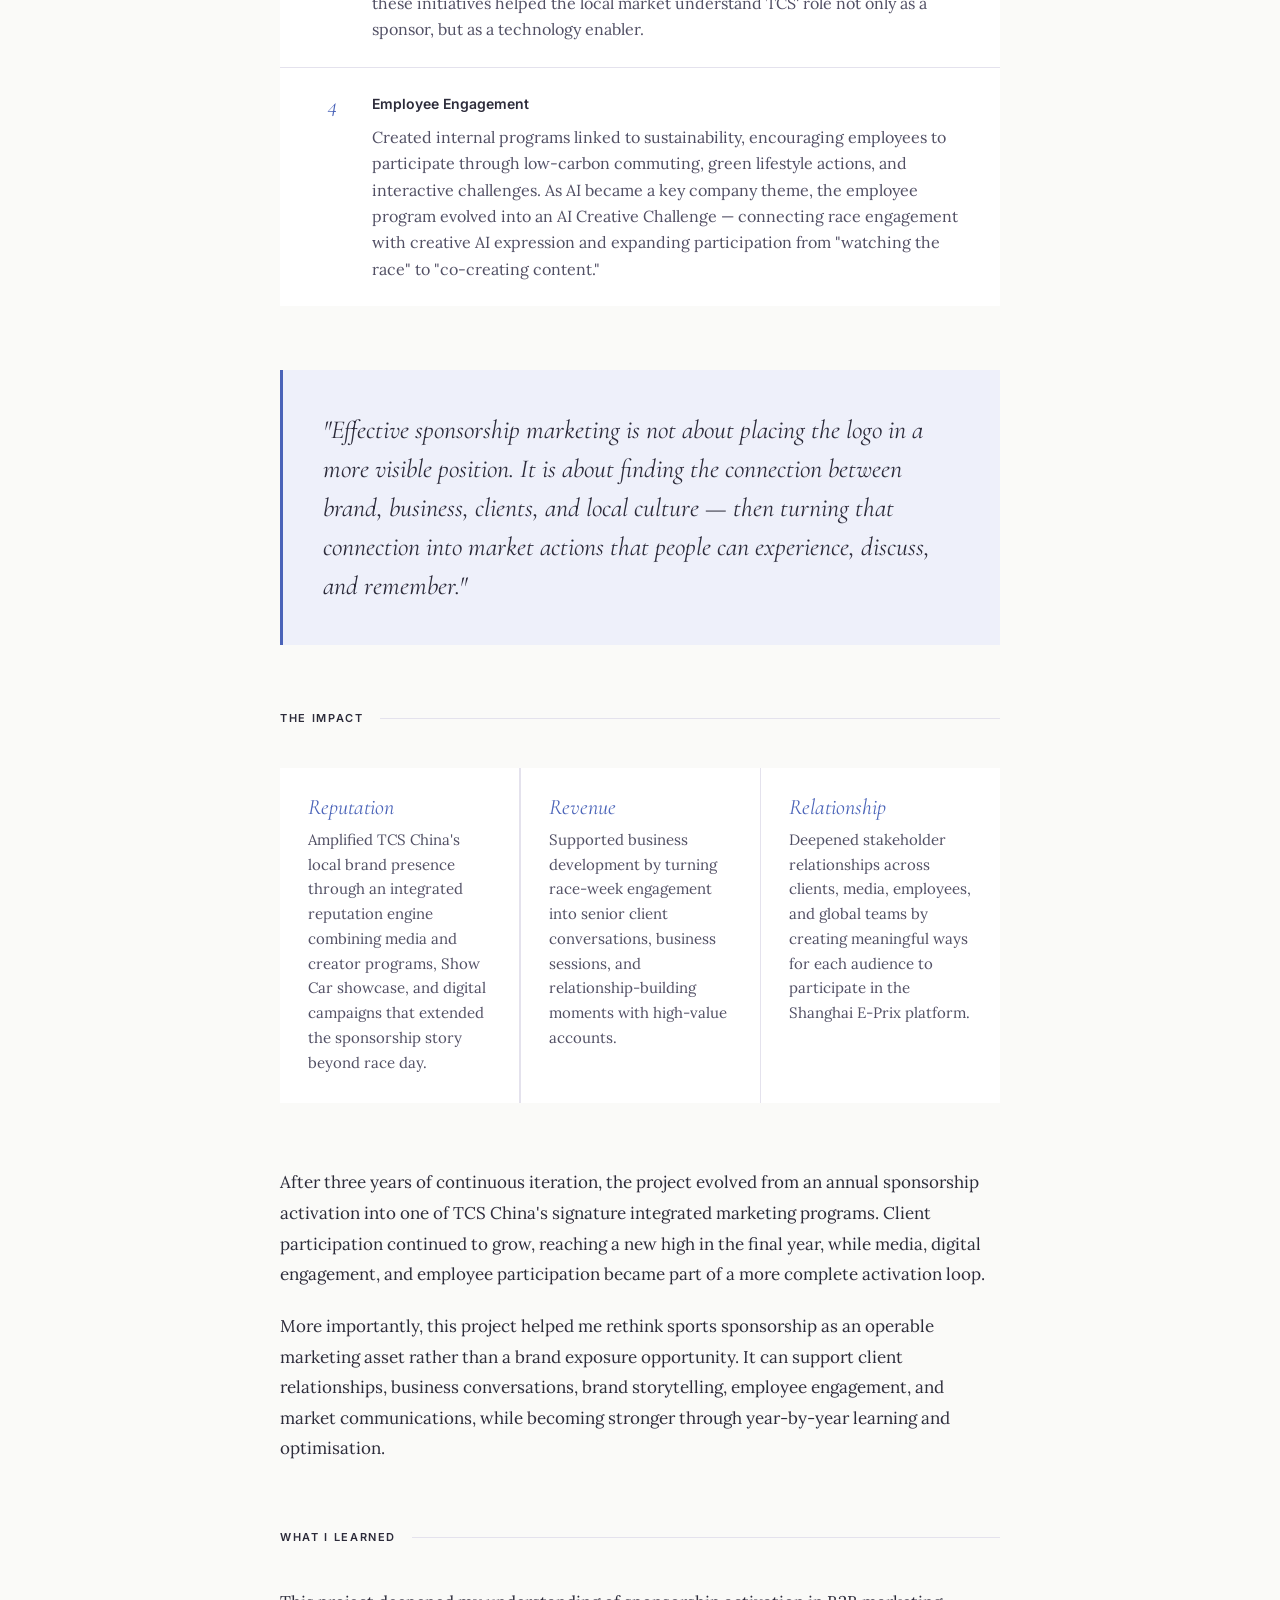
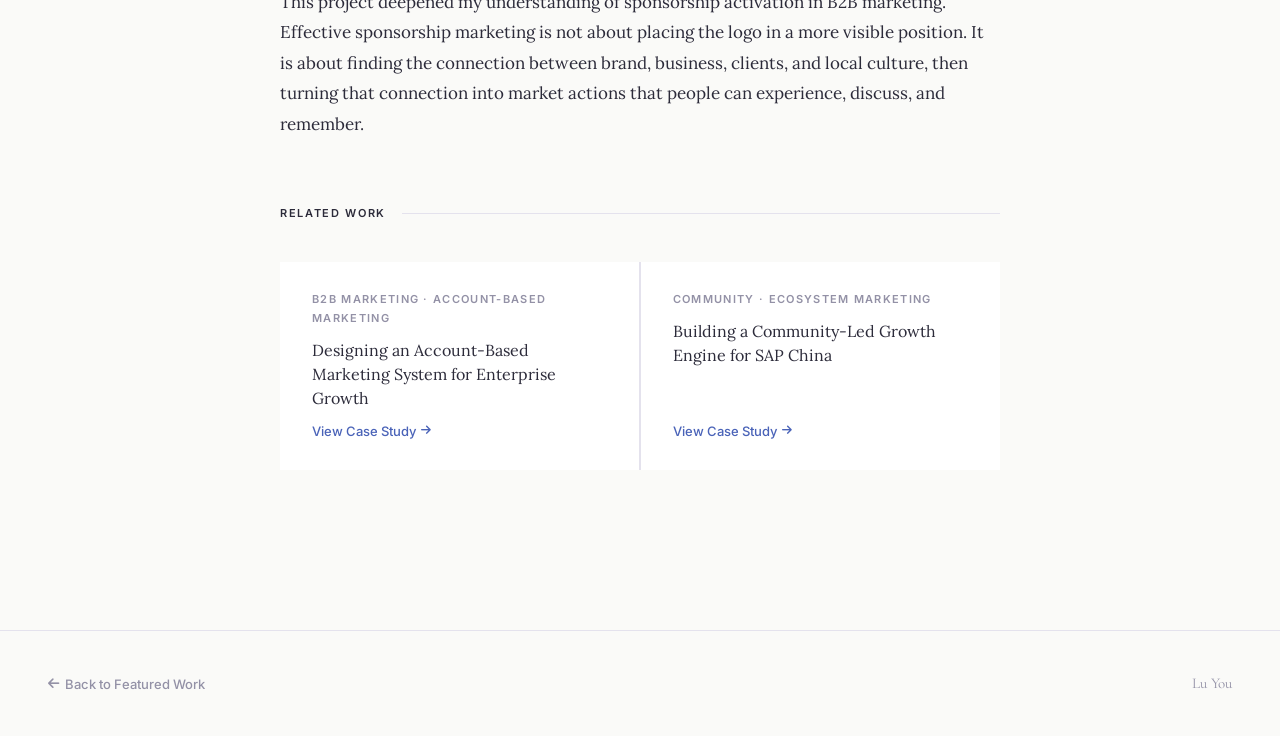
<file: work/formula-e.html>
<!DOCTYPE html>
<html lang="en">
<head>
  <meta charset="UTF-8" />
  <meta name="viewport" content="width=device-width, initial-scale=1.0" />
  <title>From Sports Sponsorship to Business Engagement — Lu You</title>
  <meta name="description" content="How I turned TCS' global Formula E sponsorship into a locally relevant marketing engine for client engagement, thought leadership, and employee participation." />

  <!-- Google Fonts -->
  <link rel="preconnect" href="https://fonts.googleapis.com" />
  <link rel="preconnect" href="https://fonts.gstatic.com" crossorigin />
  <link href="https://fonts.googleapis.com/css2?family=Lora:ital,wght@0,400;0,500;0,600;1,400;1,500&family=Inter:wght@300;400;500;600&family=Cormorant+Garamond:ital,wght@0,300;0,400;0,500;1,300;1,400&display=swap" rel="stylesheet" />

  <!-- Favicon -->
  <link rel="icon" type="image/svg+xml" href="../images/favicon.svg" />
  <link rel="apple-touch-icon" href="../images/favicon.svg" />

  <!-- Font Awesome -->
  <link rel="stylesheet" href="https://cdn.jsdelivr.net/npm/@fortawesome/fontawesome-free@6.5.0/css/all.min.css" />

  <style>
    /* ── TOKENS ── */
    :root {
      --color-ink:        #2c2b3a;
      --color-dark:       #23222f;
      --color-mid:        #514f64;
      --color-muted:      #9391a6;
      --color-border:     #e4e2ed;
      --color-surface:    #f4f3f8;
      --color-warm:       #f7f6fb;
      --color-white:      #ffffff;
      --color-bg:         #fafaf8;
      --color-accent:     #4a63b8;
      --color-accent-pale:#eef0fa;
      --color-accent-dark:#3a50a0;

      --font-serif:   'Lora', Georgia, serif;
      --font-sans:    'Inter', -apple-system, sans-serif;
      --font-display: 'Cormorant Garamond', Georgia, serif;

      --ease-out: cubic-bezier(0.16, 1, 0.3, 1);
      --duration: 0.7s;

      --container: 720px;
      --space-xs:  0.75rem;
      --space-sm:  1.25rem;
      --space-md:  2.5rem;
      --space-lg:  4rem;
      --space-xl:  6rem;
    }

    /* ── RESET ── */
    *, *::before, *::after { box-sizing: border-box; margin: 0; padding: 0; }
    html { scroll-behavior: smooth; font-size: 16px; }
    body {
      background: var(--color-bg);
      color: var(--color-ink);
      font-family: var(--font-sans);
      font-size: 1rem;
      line-height: 1.7;
      -webkit-font-smoothing: antialiased;
    }
    a { color: inherit; text-decoration: none; }

    /* ── NAV ── */
    .site-nav {
      position: fixed;
      top: 0; left: 0; right: 0;
      z-index: 100;
      background: rgba(250,250,248,0.92);
      backdrop-filter: blur(12px);
      -webkit-backdrop-filter: blur(12px);
      border-bottom: 1px solid var(--color-border);
      transition: box-shadow 0.3s;
    }
    .site-nav.scrolled { box-shadow: 0 2px 16px rgba(44,43,58,0.08); }
    .nav-inner {
      max-width: 1200px;
      margin: 0 auto;
      padding: 0 clamp(1.5rem, 5vw, 3rem);
      height: 60px;
      display: flex;
      align-items: center;
      justify-content: space-between;
    }
    .nav-logo {
      font-family: var(--font-display);
      font-size: 1.25rem;
      font-weight: 500;
      color: var(--color-ink);
      letter-spacing: -0.01em;
    }
    .nav-back {
      font-size: 0.8125rem;
      font-weight: 500;
      color: var(--color-muted);
      display: flex;
      align-items: center;
      gap: 0.4rem;
      transition: color 0.2s;
    }
    .nav-back:hover { color: var(--color-accent); }
    .nav-back i { font-size: 0.7rem; }

    /* ── HERO COVER IMAGE ── */
    .hero-cover {
      width: 100%;
      height: clamp(280px, 42vw, 560px);
      margin-top: 60px;
      overflow: hidden;
      position: relative;
      background: var(--color-dark);
    }
    .hero-cover-img {
      width: 100%;
      height: 100%;
      object-fit: cover;
      object-position: center 40%;
      display: block;
      transition: transform 0.8s var(--ease-out);
    }
    .hero-cover:hover .hero-cover-img { transform: scale(1.02); }
    .hero-cover-overlay {
      position: absolute;
      inset: 0;
      background: linear-gradient(
        to bottom,
        transparent 40%,
        rgba(35,34,47,0.55) 100%
      );
    }
    .hero-cover-caption {
      position: absolute;
      bottom: 1.25rem;
      right: 1.5rem;
      font-size: 0.6875rem;
      color: rgba(255,255,255,0.52);
      letter-spacing: 0.08em;
      text-transform: uppercase;
    }

    /* ── ARTICLE HERO ── */
    .article-hero {
      padding-top: var(--space-lg);
      padding-bottom: var(--space-lg);
      padding-inline: clamp(1.5rem, 5vw, 3rem);
      border-bottom: 1px solid var(--color-border);
    }
    .article-hero-inner {
      max-width: var(--container);
      margin: 0 auto;
    }
    .article-label {
      display: block;
      font-family: var(--font-sans);
      font-size: 0.75rem;
      font-weight: 600;
      letter-spacing: 0.15em;
      text-transform: uppercase;
      color: var(--color-accent);
      margin-bottom: 1.5rem;
    }
    .article-title {
      font-family: var(--font-display);
      font-size: clamp(2.25rem, 5vw, 3.75rem);
      font-weight: 400;
      line-height: 1.12;
      letter-spacing: -0.02em;
      color: var(--color-ink);
      margin-bottom: 1.5rem;
    }
    .article-deck {
      font-family: var(--font-serif);
      font-size: clamp(1rem, 1.5vw, 1.1875rem);
      font-style: italic;
      line-height: 1.65;
      color: var(--color-mid);
      margin-bottom: var(--space-md);
      max-width: 560px;
    }
    .article-meta {
      display: flex;
      flex-wrap: wrap;
      gap: 0.5rem 1.5rem;
      align-items: center;
      padding-top: var(--space-md);
      border-top: 1px solid var(--color-border);
    }
    .article-meta-item {
      font-size: 0.8125rem;
      color: var(--color-muted);
      display: flex;
      align-items: center;
      gap: 0.4rem;
    }
    .article-meta-item i { font-size: 0.7rem; color: var(--color-accent); }
    .article-tags {
      display: flex;
      flex-wrap: wrap;
      gap: 0.4rem;
    }
    .article-tag {
      font-size: 0.6875rem;
      font-weight: 600;
      letter-spacing: 0.1em;
      text-transform: uppercase;
      color: var(--color-accent);
      background: var(--color-accent-pale);
      padding: 0.25rem 0.625rem;
      border-radius: 2px;
    }
    .scroll-hint {
      margin-top: var(--space-md);
      font-size: 0.8125rem;
      color: var(--color-muted);
      display: flex;
      align-items: center;
      gap: 0.5rem;
    }
    .scroll-hint-arrow {
      display: inline-block;
      animation: bounce 1.6s ease-in-out infinite;
    }
    @keyframes bounce {
      0%, 100% { transform: translateY(0); }
      50%       { transform: translateY(5px); }
    }

    /* ── ARTICLE BODY ── */
    .article-body {
      padding-block: var(--space-xl);
      padding-inline: clamp(1.5rem, 5vw, 3rem);
    }
    .article-content {
      max-width: var(--container);
      margin: 0 auto;
    }

    /* Section dividers */
    .section-rule {
      display: flex;
      align-items: center;
      gap: 1rem;
      margin-bottom: var(--space-md);
    }
    .section-rule-label {
      font-family: var(--font-sans);
      font-size: 0.6875rem;
      font-weight: 600;
      letter-spacing: 0.15em;
      text-transform: uppercase;
      color: var(--color-ink);
      white-space: nowrap;
    }
    .section-rule-line {
      flex: 1;
      height: 1px;
      background: var(--color-border);
    }

    /* Prose */
    .prose-block {
      margin-bottom: var(--space-lg);
    }
    .prose-block p {
      font-family: var(--font-serif);
      font-size: 1.0625rem;
      line-height: 1.8;
      color: var(--color-ink);
      margin-bottom: 1.25em;
    }
    .prose-block p:last-child { margin-bottom: 0; }
    .prose-block strong { font-weight: 600; color: var(--color-ink); }

    /* Role strip */
    .role-strip {
      display: grid;
      grid-template-columns: repeat(auto-fit, minmax(180px, 1fr));
      gap: 1.5px;
      background: var(--color-border);
      margin-bottom: var(--space-lg);
    }
    .role-item {
      background: var(--color-white);
      padding: 1.25rem 1.5rem;
      transition: background 0.22s;
    }
    .role-item:hover { background: var(--color-surface); }
    .role-item-label {
      font-size: 0.6875rem;
      font-weight: 600;
      letter-spacing: 0.12em;
      text-transform: uppercase;
      color: var(--color-muted);
      display: block;
      margin-bottom: 0.375rem;
    }
    .role-item-value {
      font-family: var(--font-serif);
      font-size: 0.9375rem;
      color: var(--color-ink);
      line-height: 1.45;
    }

    /* Approach pillars */
    .pillar-stack {
      display: flex;
      flex-direction: column;
      gap: 1.5px;
      background: var(--color-border);
      margin-bottom: var(--space-lg);
    }
    .pillar-card {
      background: var(--color-white);
      padding: 1.5rem 2rem;
      display: grid;
      grid-template-columns: 2.5rem 1fr;
      gap: 1.25rem;
      align-items: start;
      transition: background 0.22s;
    }
    .pillar-card:hover { background: var(--color-surface); }
    .pillar-num {
      font-family: var(--font-display);
      font-size: 1.375rem;
      font-style: italic;
      color: var(--color-accent);
      line-height: 1;
      text-align: center;
      padding-top: 0.15rem;
    }
    .pillar-body {}
    .pillar-title {
      font-family: var(--font-sans);
      font-size: 0.875rem;
      font-weight: 600;
      color: var(--color-ink);
      margin-bottom: 0.5rem;
    }
    .pillar-text {
      font-family: var(--font-serif);
      font-size: 1rem;
      color: var(--color-mid);
      line-height: 1.65;
    }

    /* Impact numbers */
    .impact-row {
      display: grid;
      grid-template-columns: repeat(3, 1fr);
      gap: 1.5px;
      background: var(--color-border);
      margin-bottom: var(--space-lg);
    }
    .impact-cell {
      background: var(--color-white);
      padding: 1.75rem 1.75rem;
      display: flex;
      flex-direction: column;
      gap: 0.625rem;
      transition: background 0.22s;
    }
    .impact-cell:hover { background: var(--color-surface); }
    .impact-cell-heading {
      font-family: var(--font-display);
      font-size: 1.375rem;
      font-weight: 400;
      font-style: italic;
      color: var(--color-accent);
      line-height: 1;
    }
    .impact-cell-body {
      font-family: var(--font-serif);
      font-size: 0.9375rem;
      color: var(--color-mid);
      line-height: 1.65;
    }

    /* Pull quote */
    .pull-quote {
      margin-block: var(--space-lg);
      padding: var(--space-md) clamp(1.5rem, 4vw, 2.5rem);
      border-left: 3px solid var(--color-accent);
      background: var(--color-accent-pale);
    }
    .pull-quote blockquote {
      font-family: var(--font-display);
      font-size: clamp(1.25rem, 2.5vw, 1.625rem);
      font-weight: 400;
      font-style: italic;
      line-height: 1.5;
      color: var(--color-ink);
    }

    /* Related work */
    .related-grid {
      display: grid;
      grid-template-columns: 1fr 1fr;
      gap: 1.5px;
      background: var(--color-border);
      margin-bottom: var(--space-lg);
    }
    .related-card {
      background: var(--color-white);
      padding: 1.75rem 2rem;
      display: flex;
      flex-direction: column;
      gap: 0.625rem;
      transition: background 0.22s;
    }
    .related-card:hover { background: var(--color-surface); }
    .related-card-label {
      font-size: 0.6875rem;
      font-weight: 600;
      letter-spacing: 0.12em;
      text-transform: uppercase;
      color: var(--color-muted);
    }
    .related-card-title {
      font-family: var(--font-serif);
      font-size: 1rem;
      color: var(--color-ink);
      line-height: 1.5;
    }
    .related-card-link {
      font-size: 0.8125rem;
      font-weight: 500;
      color: var(--color-accent);
      display: flex;
      align-items: center;
      gap: 0.3rem;
      margin-top: auto;
    }
    .related-card-link i { font-size: 0.7rem; transition: transform 0.2s; }
    .related-card:hover .related-card-link i { transform: translateX(3px); }

    /* Footer */
    .article-footer {
      border-top: 1px solid var(--color-border);
      padding: var(--space-md) clamp(1.5rem, 5vw, 3rem);
      display: flex;
      align-items: center;
      justify-content: space-between;
    }
    .footer-back {
      font-size: 0.8125rem;
      font-weight: 500;
      color: var(--color-muted);
      display: flex;
      align-items: center;
      gap: 0.4rem;
      transition: color 0.2s;
    }
    .footer-back:hover { color: var(--color-accent); }
    .footer-sig {
      font-family: var(--font-display);
      font-size: 0.9375rem;
      color: var(--color-muted);
    }

    /* ── SCROLL-REVEAL ── */
    .reveal {
      opacity: 0;
      transform: translateY(20px);
      transition: opacity var(--duration) var(--ease-out),
                  transform var(--duration) var(--ease-out);
    }
    .reveal.visible {
      opacity: 1;
      transform: none;
    }
    .reveal-delay  { transition-delay: 0.12s; }
    .reveal-delay-2{ transition-delay: 0.24s; }

    /* ── RESPONSIVE ── */
    @media (max-width: 640px) {
      .impact-row { grid-template-columns: 1fr; }
      .related-grid { grid-template-columns: 1fr; }
      .pillar-card { grid-template-columns: 2rem 1fr; }
      .role-strip { grid-template-columns: 1fr 1fr; }
    }
  </style>
</head>

<body>

  <!-- ── NAV ── -->
  <nav class="site-nav" id="site-nav" aria-label="Site navigation">
    <div class="nav-inner">
      <a href="../index.html" class="nav-logo">Lu You</a>
      <a href="../index.html#work" class="nav-back">
        <i class="fa-solid fa-arrow-left" aria-hidden="true"></i>
        Featured Work
      </a>
    </div>
  </nav>

  <!-- ── HERO COVER IMAGE ── -->
  <div class="hero-cover">
    <img
      class="hero-cover-img"
      src="../images/formula-e-hero.webp"
      alt="Jaguar TCS Racing Formula E car on circuit"
    />
    <div class="hero-cover-overlay"></div>
    <span class="hero-cover-caption">Jaguar TCS Racing · Formula E</span>
  </div>

  <!-- ── ARTICLE HERO ── -->
  <header class="article-hero">
    <div class="article-hero-inner">
      <span class="article-label reveal">Featured Work · Case Study</span>
      <h1 class="article-title reveal reveal-delay">
        From Sports Sponsorship<br />to Business Engagement
      </h1>
      <p class="article-deck reveal reveal-delay-2">
        Three years of turning TCS' global Formula E sponsorship<br />
        into a locally relevant marketing engine in China.
      </p>
      <div class="article-meta reveal reveal-delay-2">
        <div class="article-tags">
          <span class="article-tag">Sponsorship</span>
          <span class="article-tag">B2B Marketing</span>
          <span class="article-tag">Client Engagement</span>
          <span class="article-tag">Motorsport</span>
        </div>

      </div>
      <div class="scroll-hint reveal reveal-delay-2">
        <span class="scroll-hint-arrow">↓</span>
        <span>Scroll to explore</span>
      </div>
    </div>
  </header>

  <!-- ── BODY ── -->
  <div class="article-body">
    <div class="article-content">

      <!-- OVERVIEW -->
      <div class="section-rule reveal">
        <span class="section-rule-label">Overview</span>
        <div class="section-rule-line"></div>
      </div>

      <div class="prose-block reveal">
        <p>During my time as Marketing Manager at TCS, I led the local marketing activation around the Shanghai E-Prix for three consecutive years, turning TCS' global sports sponsorship asset as the title sponsor and technology partner of Jaguar TCS Racing into a platform for brand visibility, client engagement, and employee participation in the local market.</p>
        <p>Rather than treating Formula E as a race-day branding opportunity, I built the Shanghai E-Prix into a broader business engagement platform for TCS China. The program connected sustainability, technology innovation, customer experience, senior stakeholder engagement, and employee participation, turning a global sponsorship asset into a locally relevant marketing engine.</p>
      </div>

      <!-- MY ROLE -->
      <div class="section-rule reveal">
        <span class="section-rule-label">My Role</span>
        <div class="section-rule-line"></div>
      </div>

      <div class="prose-block reveal">
        <p>I was responsible for the overall activity planning and local execution, including client hospitality, business sessions, media and content communications, digital campaigns, employee engagement, on-site experience design, and cross-functional coordination.</p>
      </div>

      <div class="prose-block reveal">
        <p>The project required close collaboration with local business teams, the global sports sponsorship team, Global Communications and Social Media teams, the India-based content support team, race and team partners, media partners, influencers, agencies, and suppliers. My role was to ensure that the activation stayed aligned with TCS' global sponsorship narrative while also addressing the relationship-building and communications needs of the local market.</p>
      </div>

      <!-- THE CHALLENGE -->
      <div class="section-rule reveal">
        <span class="section-rule-label">The Challenge</span>
        <div class="section-rule-line"></div>
      </div>

      <div class="prose-block reveal">
        <p>TCS' partnership with Jaguar TCS Racing carries strong global brand value. In China, the key challenge was how to move this asset beyond brand visibility and turn it into an experience that people could participate in, share, and build relationships around.</p>
        <p>Within a limited race-week window, I needed to serve multiple goals at once: strengthen connections with high-value clients, reinforce TCS' association with technology and sustainability, create media and social content opportunities, and enable employees to participate in this global sponsorship platform.</p>
      </div>

      <!-- THE APPROACH -->
      <div class="section-rule reveal">
        <span class="section-rule-label">The Approach</span>
        <div class="section-rule-line"></div>
      </div>

      <div class="prose-block reveal">
        <p>I positioned the Shanghai E-Prix as a <strong>multi-touchpoint annual marketing platform</strong>, rather than a standalone race hospitality event.</p>
      </div>

      <div class="pillar-stack reveal">
        <div class="pillar-card">
          <div class="pillar-num">1</div>
          <div class="pillar-body">
            <div class="pillar-title">Client Engagement</div>
            <div class="pillar-text">Designed differentiated hospitality experiences including senior client invitations, family-friendly race viewing, driver interaction opportunities, and on-site circuit experiences. These moments created a relaxed but high-quality environment for clients to build deeper connections with the TCS team.</div>
          </div>
        </div>
        <div class="pillar-card">
          <div class="pillar-num">2</div>
          <div class="pillar-body">
            <div class="pillar-title">Thought Leadership</div>
            <div class="pillar-text">Planned business sessions around AI, sports technology, sustainability, and business innovation — extending the momentum of the race into deeper conversations with clients and business partners.</div>
          </div>
        </div>
        <div class="pillar-card">
          <div class="pillar-num">3</div>
          <div class="pillar-body">
            <div class="pillar-title">Communications</div>
            <div class="pillar-text">Drove digital and offline touchpoints including a Show Car flash store, H5 interactive experience, and social media advertising. Worked closely with the Communications team to activate media and influencer programs. By connecting the race experience, team assets, and TCS' technology narrative, these initiatives helped the local market understand TCS' role not only as a sponsor, but as a technology enabler.</div>
          </div>
        </div>
        <div class="pillar-card">
          <div class="pillar-num">4</div>
          <div class="pillar-body">
            <div class="pillar-title">Employee Engagement</div>
            <div class="pillar-text">Created internal programs linked to sustainability, encouraging employees to participate through low-carbon commuting, green lifestyle actions, and interactive challenges. As AI became a key company theme, the employee program evolved into an AI Creative Challenge — connecting race engagement with creative AI expression and expanding participation from "watching the race" to "co-creating content."</div>
          </div>
        </div>
      </div>

      <!-- PULL QUOTE -->
      <div class="pull-quote reveal">
        <blockquote>
          "Effective sponsorship marketing is not about placing the logo in a more visible position. It is about finding the connection between brand, business, clients, and local culture — then turning that connection into market actions that people can experience, discuss, and remember."
        </blockquote>
      </div>

      <!-- THE IMPACT -->
      <div class="section-rule reveal">
        <span class="section-rule-label">The Impact</span>
        <div class="section-rule-line"></div>
      </div>

      <div class="impact-row reveal">
        <div class="impact-cell">
          <span class="impact-cell-heading">Reputation</span>
          <span class="impact-cell-body">Amplified TCS China's local brand presence through an integrated reputation engine combining media and creator programs, Show Car showcase, and digital campaigns that extended the sponsorship story beyond race day.</span>
        </div>
        <div class="impact-cell">
          <span class="impact-cell-heading">Revenue</span>
          <span class="impact-cell-body">Supported business development by turning race-week engagement into senior client conversations, business sessions, and relationship-building moments with high-value accounts.</span>
        </div>
        <div class="impact-cell">
          <span class="impact-cell-heading">Relationship</span>
          <span class="impact-cell-body">Deepened stakeholder relationships across clients, media, employees, and global teams by creating meaningful ways for each audience to participate in the Shanghai E-Prix platform.</span>
        </div>
      </div>

      <div class="prose-block reveal">
        <p>After three years of continuous iteration, the project evolved from an annual sponsorship activation into one of TCS China's signature integrated marketing programs. Client participation continued to grow, reaching a new high in the final year, while media, digital engagement, and employee participation became part of a more complete activation loop.</p>
        <p>More importantly, this project helped me rethink sports sponsorship as an operable marketing asset rather than a brand exposure opportunity. It can support client relationships, business conversations, brand storytelling, employee engagement, and market communications, while becoming stronger through year-by-year learning and optimisation.</p>
      </div>

      <!-- WHAT I LEARNED -->
      <div class="section-rule reveal">
        <span class="section-rule-label">What I Learned</span>
        <div class="section-rule-line"></div>
      </div>

      <div class="prose-block reveal">
        <p>This project deepened my understanding of sponsorship activation in B2B marketing. Effective sponsorship marketing is not about placing the logo in a more visible position. It is about finding the connection between brand, business, clients, and local culture, then turning that connection into market actions that people can experience, discuss, and remember.</p>
      </div>

      <!-- RELATED WORK -->
      <div class="section-rule reveal">
        <span class="section-rule-label">Related Work</span>
        <div class="section-rule-line"></div>
      </div>

      <div class="related-grid reveal">
        <a class="related-card" href="abm-cit.html">
          <span class="related-card-label">B2B Marketing · Account-Based Marketing</span>
          <span class="related-card-title">Designing an Account-Based Marketing System for Enterprise Growth</span>
          <span class="related-card-link">
            View Case Study <i class="fa-solid fa-arrow-right" aria-hidden="true"></i>
          </span>
        </a>
        <a class="related-card" href="sap-community.html">
          <span class="related-card-label">Community · Ecosystem Marketing</span>
          <span class="related-card-title">Building a Community-Led Growth Engine for SAP China</span>
          <span class="related-card-link">
            View Case Study <i class="fa-solid fa-arrow-right" aria-hidden="true"></i>
          </span>
        </a>
      </div>

    </div>
  </div>

  <!-- ── FOOTER ── -->
  <footer class="article-footer">
    <a href="../index.html#work" class="footer-back">
      <i class="fa-solid fa-arrow-left" aria-hidden="true"></i>
      Back to Featured Work
    </a>
    <span class="footer-sig">Lu You</span>
  </footer>

  <!-- ── JS ── -->
  <script>
    /* Nav shadow on scroll */
    const nav = document.getElementById('site-nav');
    window.addEventListener('scroll', () => {
      nav.classList.toggle('scrolled', window.scrollY > 20);
    }, { passive: true });

    /* Scroll-reveal */
    const observer = new IntersectionObserver(entries => {
      entries.forEach(e => {
        if (e.isIntersecting) {
          e.target.classList.add('visible');
          observer.unobserve(e.target);
        }
      });
    }, { threshold: 0.1, rootMargin: '0px 0px -48px 0px' });

    document.querySelectorAll('.reveal').forEach(el => observer.observe(el));
  </script>

</body>
</html>
</file>
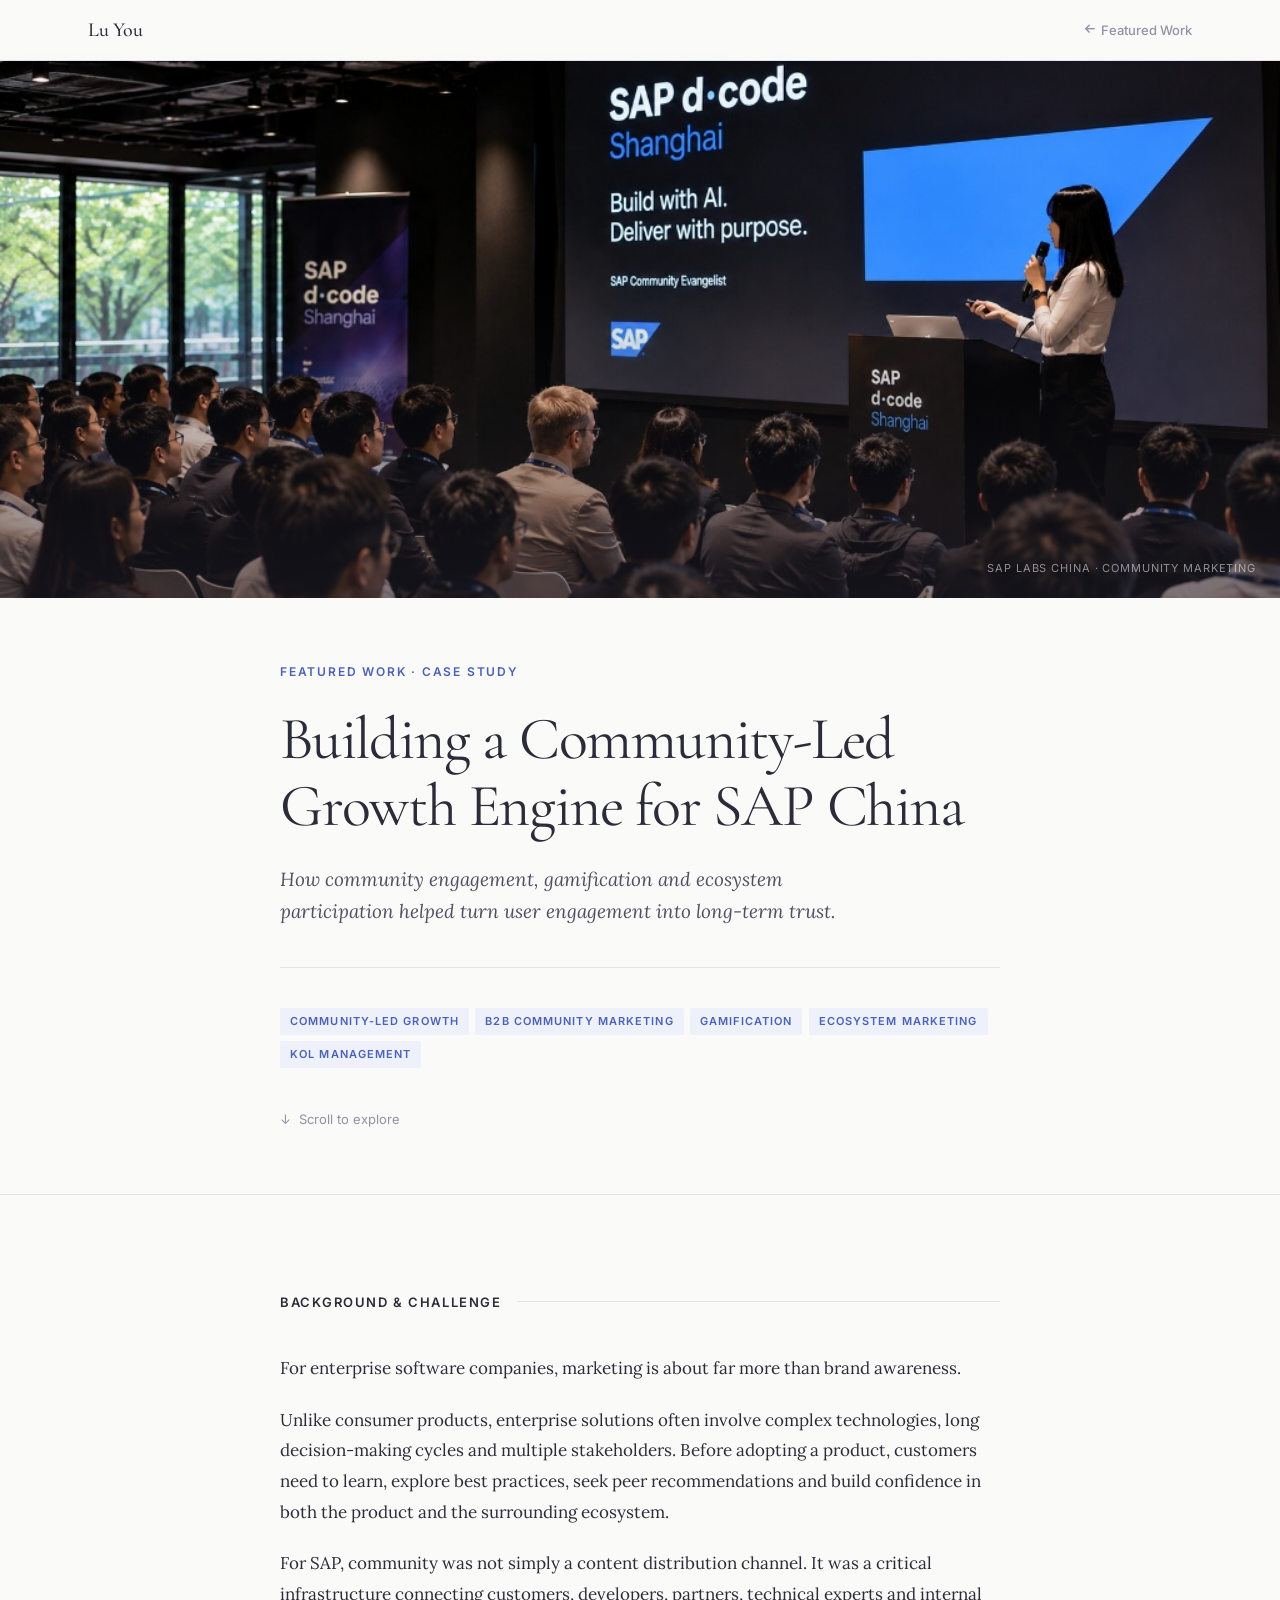
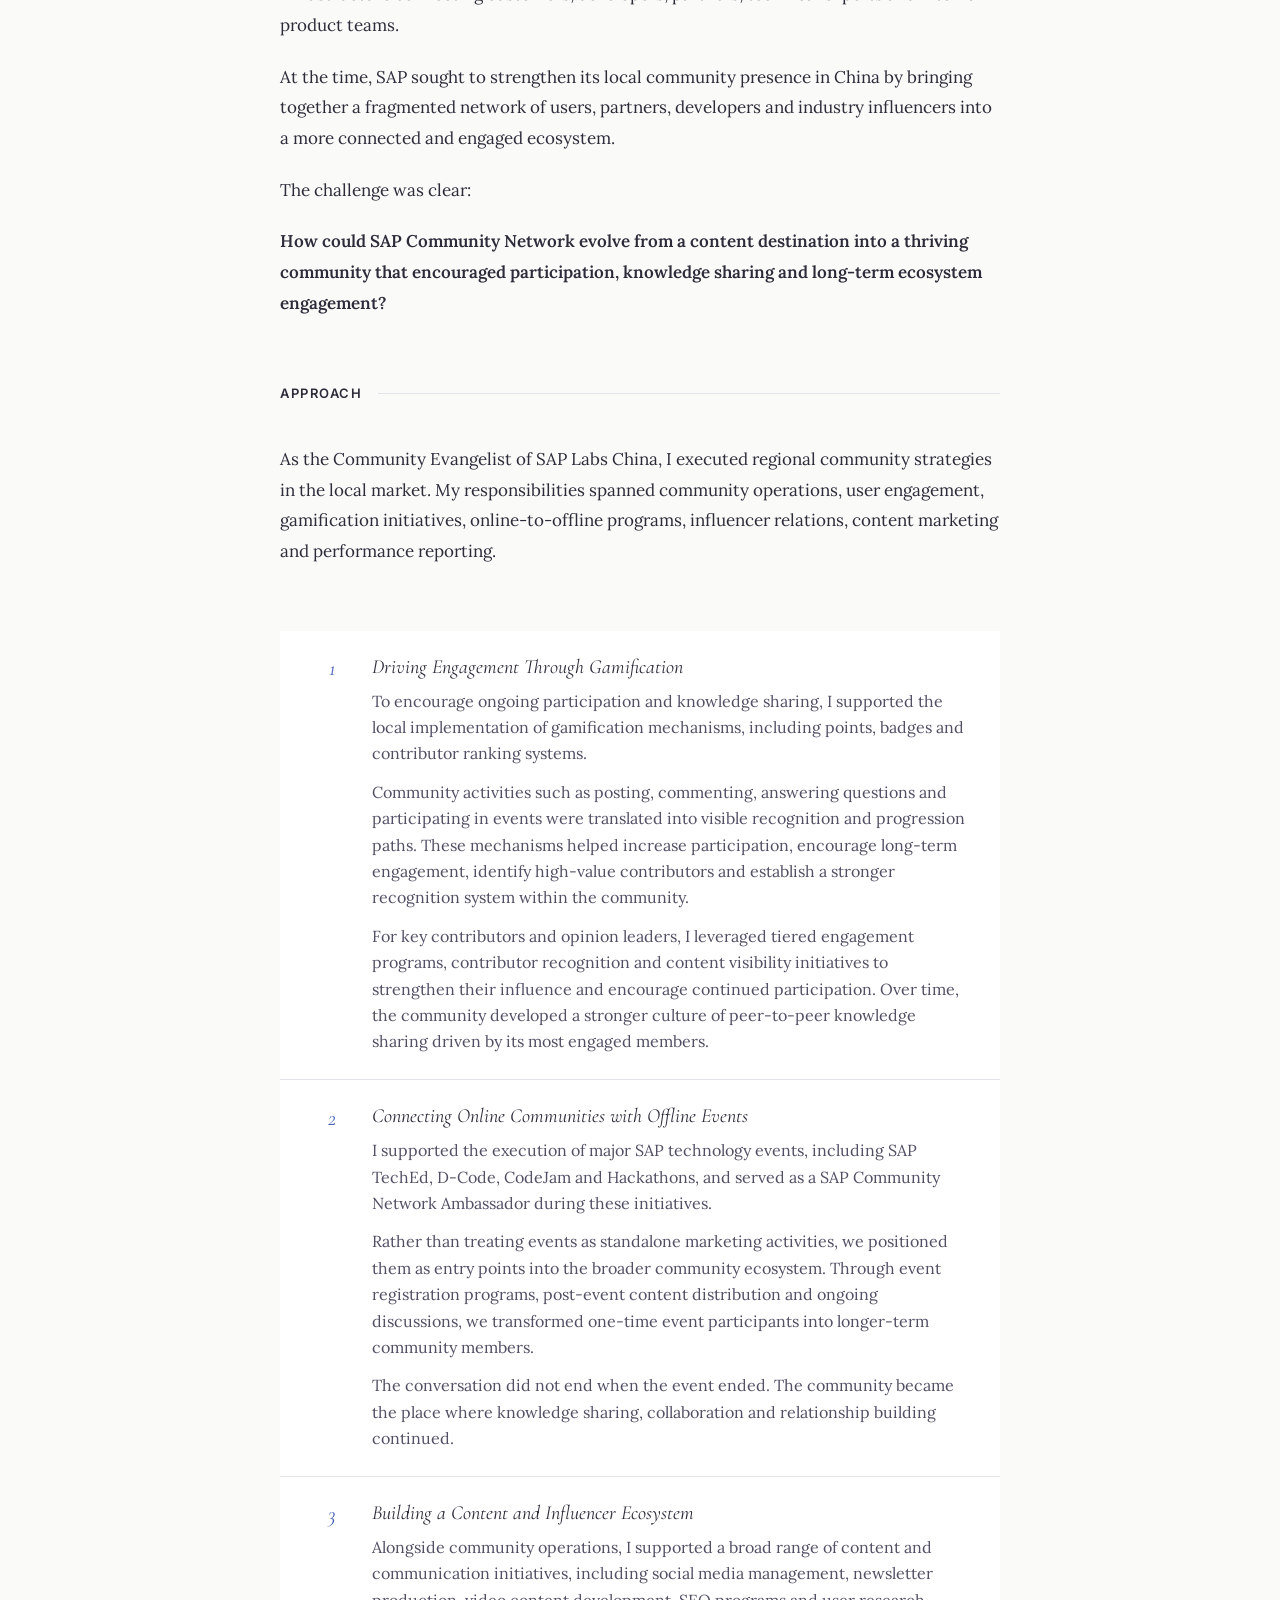
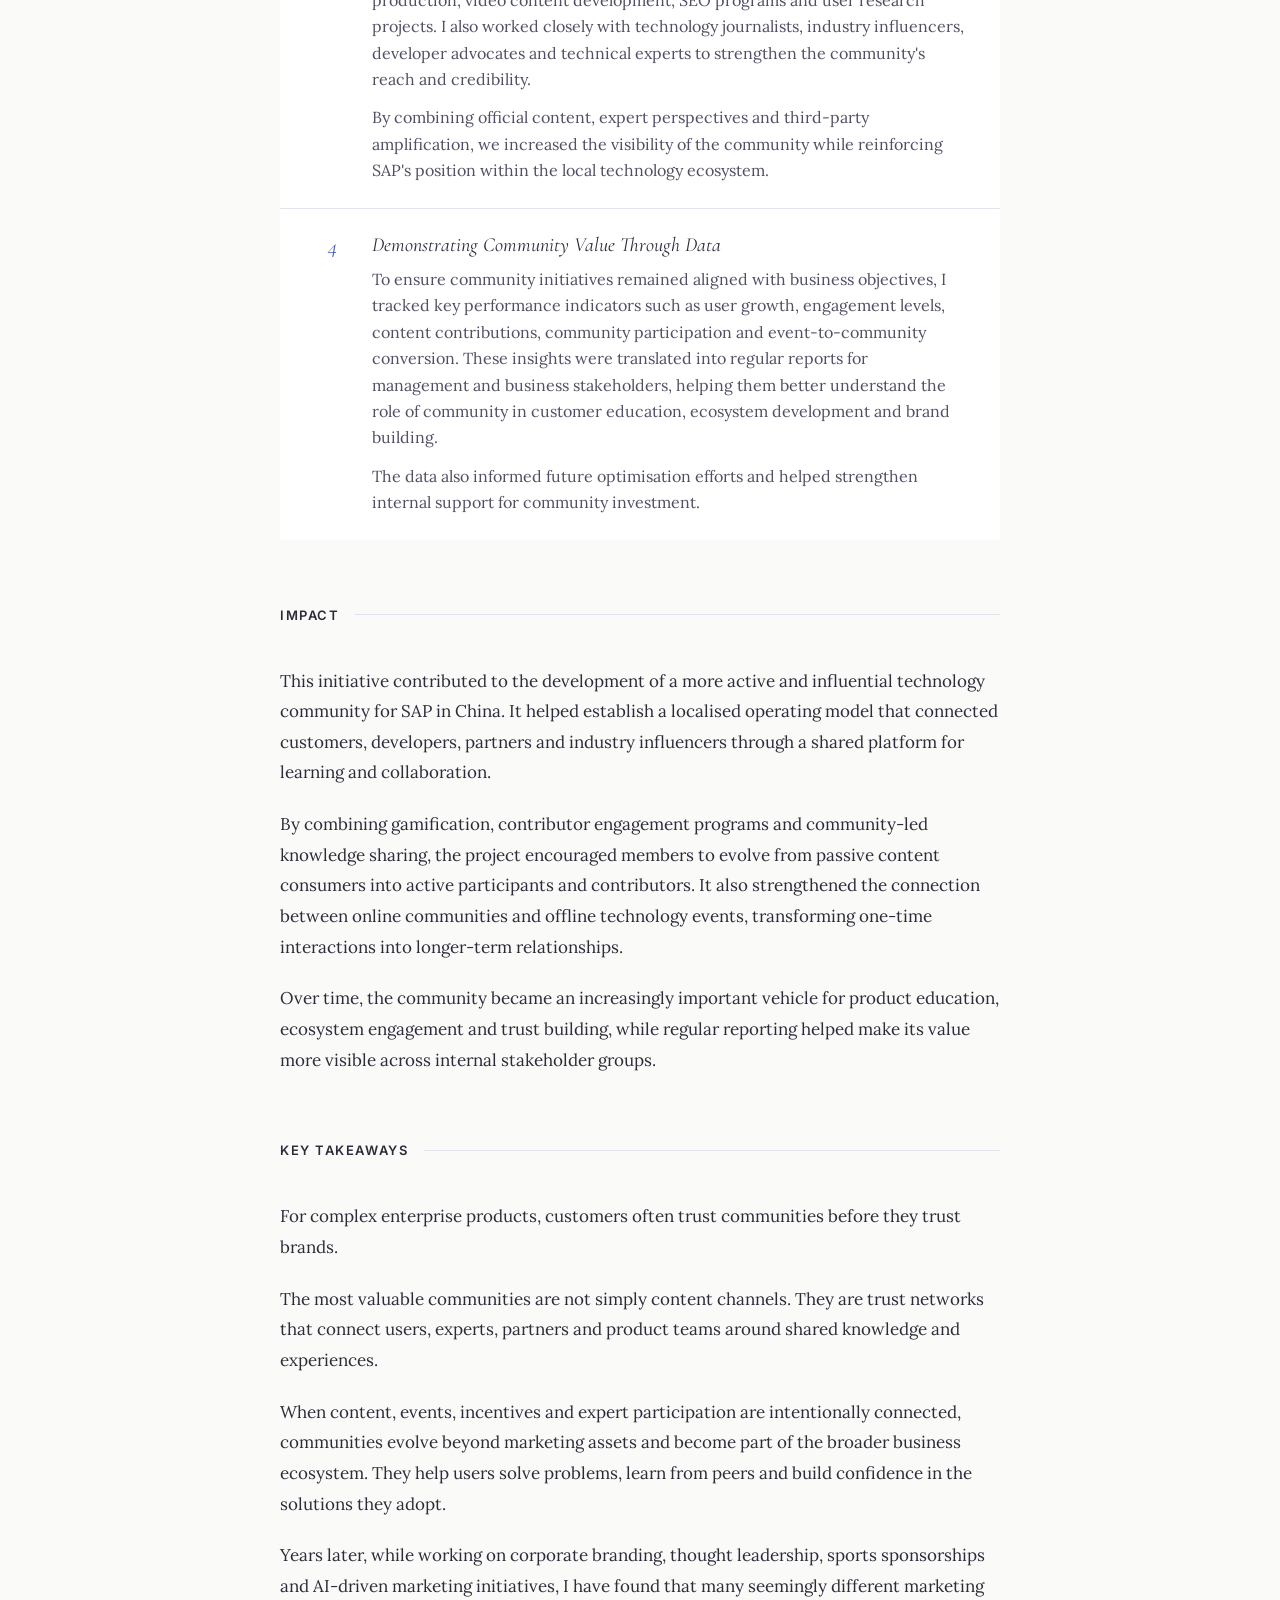
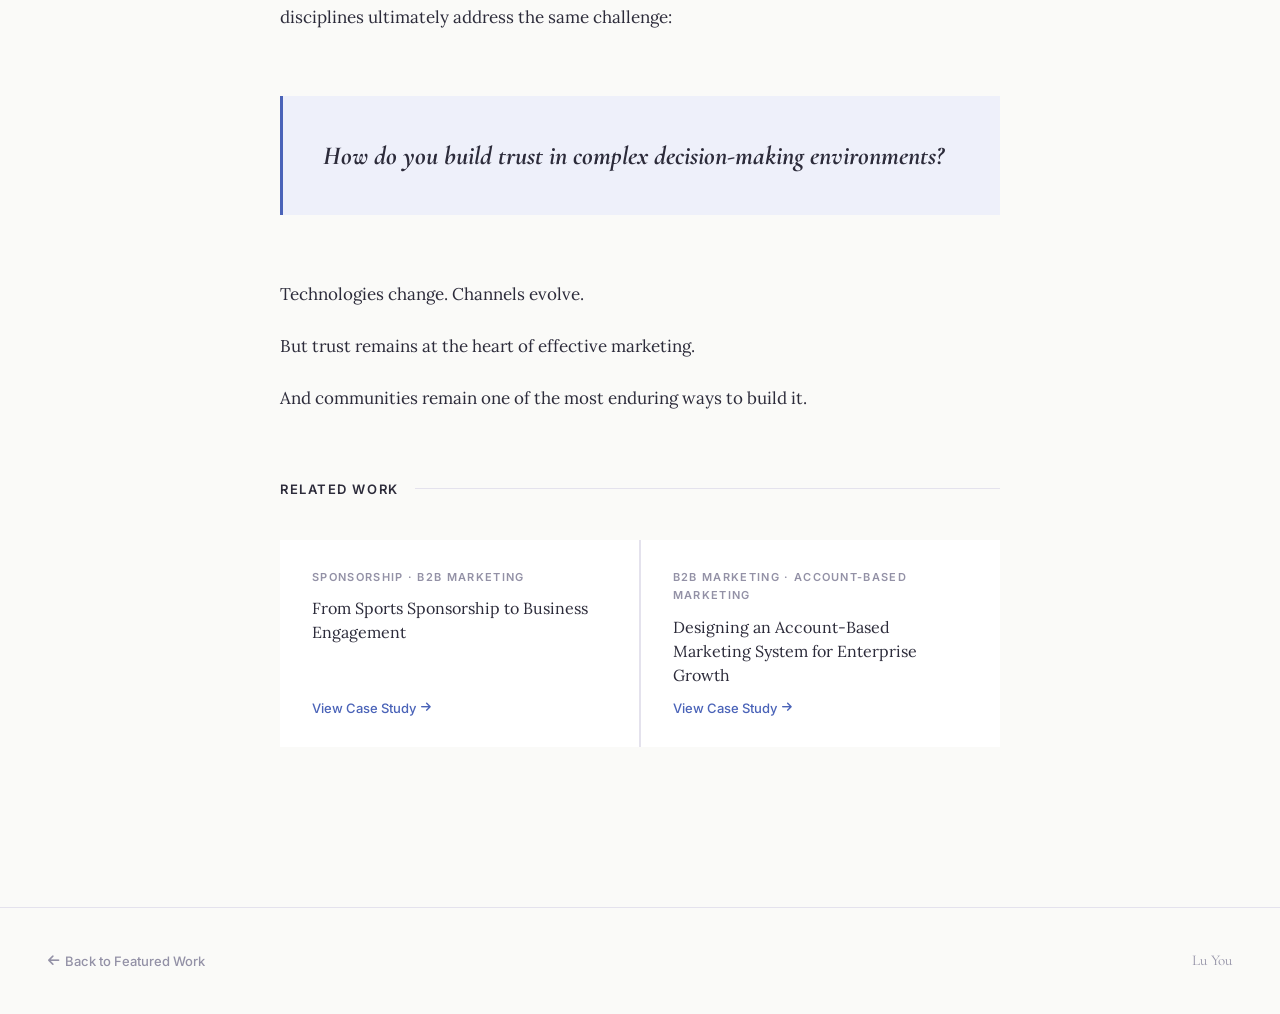
<file: work/sap-community.html>
<!DOCTYPE html>
<html lang="en">
<head>
  <meta charset="UTF-8" />
  <meta name="viewport" content="width=device-width, initial-scale=1.0" />
  <title>Building a Community-Led Growth Engine for SAP China — Lu You</title>
  <meta name="description" content="How community engagement, gamification and ecosystem participation helped turn user engagement into long-term trust for SAP China." />

  <!-- Google Fonts -->
  <link rel="preconnect" href="https://fonts.googleapis.com" />
  <link rel="preconnect" href="https://fonts.gstatic.com" crossorigin />
  <link href="https://fonts.googleapis.com/css2?family=Lora:ital,wght@0,400;0,500;0,600;1,400;1,500&family=Inter:wght@300;400;500;600&family=Cormorant+Garamond:ital,wght@0,300;0,400;0,500;1,300;1,400&display=swap" rel="stylesheet" />

  <!-- Favicon -->
  <link rel="icon" type="image/svg+xml" href="../images/favicon.svg" />
  <link rel="apple-touch-icon" href="../images/favicon.svg" />

  <!-- Font Awesome -->
  <link rel="stylesheet" href="https://cdn.jsdelivr.net/npm/@fortawesome/fontawesome-free@6.5.0/css/all.min.css" />

  <style>
    /* ── TOKENS ── */
    :root {
      --color-ink:        #2c2b3a;
      --color-dark:       #23222f;
      --color-mid:        #514f64;
      --color-muted:      #9391a6;
      --color-border:     #e4e2ed;
      --color-surface:    #f4f3f8;
      --color-warm:       #f7f6fb;
      --color-white:      #ffffff;
      --color-bg:         #fafaf8;
      --color-accent:     #4a63b8;
      --color-accent-pale:#eef0fa;
      --color-accent-dark:#3a50a0;

      --font-serif:   'Lora', Georgia, serif;
      --font-sans:    'Inter', -apple-system, sans-serif;
      --font-display: 'Cormorant Garamond', Georgia, serif;

      --ease-out: cubic-bezier(0.16, 1, 0.3, 1);
      --duration: 0.7s;

      --container: 720px;
      --space-xs:  0.75rem;
      --space-sm:  1.25rem;
      --space-md:  2.5rem;
      --space-lg:  4rem;
      --space-xl:  6rem;
    }

    /* ── RESET ── */
    *, *::before, *::after { box-sizing: border-box; margin: 0; padding: 0; }
    html { scroll-behavior: smooth; font-size: 16px; }
    body {
      background: var(--color-bg);
      color: var(--color-ink);
      font-family: var(--font-sans);
      font-size: 1rem;
      line-height: 1.7;
      -webkit-font-smoothing: antialiased;
    }
    a { color: inherit; text-decoration: none; }

    /* ── NAV ── */
    .site-nav {
      position: fixed;
      top: 0; left: 0; right: 0;
      z-index: 100;
      background: rgba(250,250,248,0.92);
      backdrop-filter: blur(12px);
      -webkit-backdrop-filter: blur(12px);
      border-bottom: 1px solid var(--color-border);
      transition: box-shadow 0.3s;
    }
    .site-nav.scrolled { box-shadow: 0 2px 16px rgba(44,43,58,0.08); }
    .nav-inner {
      max-width: 1200px;
      margin: 0 auto;
      padding: 0 clamp(1.5rem, 5vw, 3rem);
      height: 60px;
      display: flex;
      align-items: center;
      justify-content: space-between;
    }
    .nav-logo {
      font-family: var(--font-display);
      font-size: 1.25rem;
      font-weight: 500;
      color: var(--color-ink);
      letter-spacing: -0.01em;
    }
    .nav-back {
      font-size: 0.8125rem;
      font-weight: 500;
      color: var(--color-muted);
      display: flex;
      align-items: center;
      gap: 0.4rem;
      transition: color 0.2s;
    }
    .nav-back:hover { color: var(--color-accent); }
    .nav-back i { font-size: 0.7rem; }

    /* ── HERO COVER IMAGE ── */
    .hero-cover {
      width: 100%;
      height: clamp(280px, 42vw, 560px);
      margin-top: 60px;
      overflow: hidden;
      position: relative;
      background: var(--color-dark);
    }
    .hero-cover-img {
      width: 100%;
      height: 100%;
      object-fit: cover;
      object-position: center 40%;
      display: block;
      transition: transform 0.8s var(--ease-out);
    }
    .hero-cover:hover .hero-cover-img { transform: scale(1.02); }
    .hero-cover-overlay {
      position: absolute;
      inset: 0;
      background: linear-gradient(
        to bottom,
        transparent 40%,
        rgba(35,34,47,0.55) 100%
      );
    }
    .hero-cover-caption {
      position: absolute;
      bottom: 1.25rem;
      right: 1.5rem;
      font-size: 0.6875rem;
      color: rgba(255,255,255,0.52);
      letter-spacing: 0.08em;
      text-transform: uppercase;
    }

    /* ── ARTICLE HERO ── */
    .article-hero {
      padding-top: var(--space-lg);
      padding-bottom: var(--space-lg);
      padding-inline: clamp(1.5rem, 5vw, 3rem);
      border-bottom: 1px solid var(--color-border);
    }
    .article-hero-inner {
      max-width: var(--container);
      margin: 0 auto;
    }
    .article-label {
      display: block;
      font-family: var(--font-sans);
      font-size: 0.75rem;
      font-weight: 600;
      letter-spacing: 0.15em;
      text-transform: uppercase;
      color: var(--color-accent);
      margin-bottom: 1.5rem;
    }
    .article-title {
      font-family: var(--font-display);
      font-size: clamp(2.25rem, 5vw, 3.75rem);
      font-weight: 400;
      line-height: 1.12;
      letter-spacing: -0.02em;
      color: var(--color-ink);
      margin-bottom: 1.5rem;
    }
    .article-deck {
      font-family: var(--font-serif);
      font-size: clamp(1rem, 1.5vw, 1.1875rem);
      font-style: italic;
      line-height: 1.65;
      color: var(--color-mid);
      margin-bottom: var(--space-md);
      max-width: 580px;
    }
    .article-meta {
      display: flex;
      flex-wrap: wrap;
      gap: 0.5rem 1.5rem;
      align-items: center;
      padding-top: var(--space-md);
      border-top: 1px solid var(--color-border);
    }
    .article-tags { display: flex; flex-wrap: wrap; gap: 0.4rem; }
    .article-tag {
      font-size: 0.6875rem;
      font-weight: 600;
      letter-spacing: 0.1em;
      text-transform: uppercase;
      color: var(--color-accent);
      background: var(--color-accent-pale);
      padding: 0.25rem 0.625rem;
      border-radius: 2px;
    }
    .scroll-hint {
      margin-top: var(--space-md);
      font-size: 0.8125rem;
      color: var(--color-muted);
      display: flex;
      align-items: center;
      gap: 0.5rem;
    }
    .scroll-hint-arrow {
      display: inline-block;
      animation: bounce 1.6s ease-in-out infinite;
    }
    @keyframes bounce {
      0%, 100% { transform: translateY(0); }
      50%       { transform: translateY(5px); }
    }

    /* ── ARTICLE BODY ── */
    .article-body {
      padding-block: var(--space-xl);
      padding-inline: clamp(1.5rem, 5vw, 3rem);
    }
    .article-content {
      max-width: var(--container);
      margin: 0 auto;
    }

    /* Section dividers */
    .section-rule {
      display: flex;
      align-items: center;
      gap: 1rem;
      margin-bottom: var(--space-md);
    }
    .section-rule-label {
      font-family: var(--font-sans);
      font-size: 0.8125rem;
      font-weight: 600;
      letter-spacing: 0.12em;
      text-transform: uppercase;
      color: var(--color-ink);
      white-space: nowrap;
    }
    .section-rule-line {
      flex: 1;
      height: 1px;
      background: var(--color-border);
    }

    /* Prose */
    .prose-block {
      margin-bottom: var(--space-lg);
    }
    .prose-block p {
      font-family: var(--font-serif);
      font-size: 1.0625rem;
      line-height: 1.8;
      color: var(--color-ink);
      margin-bottom: 1.25em;
    }
    .prose-block p:last-child { margin-bottom: 0; }
    .prose-block strong { font-weight: 600; color: var(--color-ink); }

    /* Challenge callout */
    .challenge-callout {
      background: var(--color-accent-pale);
      border-left: 3px solid var(--color-accent);
      padding: 1.5rem 2rem;
      margin-bottom: var(--space-lg);
    }
    .challenge-callout p {
      font-family: var(--font-serif);
      font-size: 1.0625rem;
      font-style: italic;
      line-height: 1.7;
      color: var(--color-ink);
    }
    .challenge-callout strong { font-style: normal; font-weight: 600; }

    /* Approach pillars */
    .pillar-stack {
      display: flex;
      flex-direction: column;
      gap: 1.5px;
      background: var(--color-border);
      margin-bottom: var(--space-lg);
    }
    .pillar-card {
      background: var(--color-white);
      padding: 1.5rem 2rem;
      display: grid;
      grid-template-columns: 2.5rem 1fr;
      gap: 1.25rem;
      align-items: start;
      transition: background 0.22s;
    }
    .pillar-card:hover { background: var(--color-surface); }
    .pillar-num {
      font-family: var(--font-display);
      font-size: 1.375rem;
      font-style: italic;
      color: var(--color-accent);
      line-height: 1;
      text-align: center;
      padding-top: 0.15rem;
    }
    .pillar-body {}
    .pillar-title {
      font-family: var(--font-display);
      font-size: 1.25rem;
      font-weight: 400;
      font-style: italic;
      color: var(--color-ink);
      margin-bottom: 0.5rem;
      line-height: 1.25;
    }
    .pillar-text {
      font-family: var(--font-serif);
      font-size: 1rem;
      color: var(--color-mid);
      line-height: 1.65;
    }
    .pillar-text p { margin-bottom: 0.75em; }
    .pillar-text p:last-child { margin-bottom: 0; }

    /* Impact cards — 3-col */
    .impact-row {
      display: grid;
      grid-template-columns: repeat(3, 1fr);
      gap: 1.5px;
      background: var(--color-border);
      margin-bottom: var(--space-lg);
    }
    .impact-cell {
      background: var(--color-white);
      padding: 1.75rem 1.75rem;
      display: flex;
      flex-direction: column;
      gap: 0.625rem;
      transition: background 0.22s;
    }
    .impact-cell:hover { background: var(--color-surface); }
    .impact-cell-heading {
      font-family: var(--font-display);
      font-size: 1.375rem;
      font-weight: 400;
      font-style: italic;
      color: var(--color-accent);
      line-height: 1;
    }
    .impact-cell-body {
      font-family: var(--font-serif);
      font-size: 0.9375rem;
      color: var(--color-mid);
      line-height: 1.65;
    }

    /* Pull quote */
    .pull-quote {
      margin-block: var(--space-lg);
      padding: var(--space-md) clamp(1.5rem, 4vw, 2.5rem);
      border-left: 3px solid var(--color-accent);
      background: var(--color-accent-pale);
    }
    .pull-quote blockquote {
      font-family: var(--font-display);
      font-size: clamp(1.25rem, 2.5vw, 1.625rem);
      font-weight: 400;
      font-style: italic;
      line-height: 1.5;
      color: var(--color-ink);
    }

    /* Takeaway list */
    .takeaway-list {
      list-style: none;
      display: flex;
      flex-direction: column;
      gap: 0;
      margin-bottom: var(--space-lg);
    }
    .takeaway-list li {
      display: grid;
      grid-template-columns: 1.5rem 1fr;
      gap: 1rem;
      align-items: start;
      padding: 0.75rem 0;
      font-family: var(--font-serif);
      font-size: 1.0625rem;
      color: var(--color-ink);
      line-height: 1.65;
    }
    .takeaway-list li::before {
      content: '—';
      color: var(--color-accent);
      font-size: 0.875rem;
      padding-top: 0.2rem;
    }
    .takeaway-trust {
      display: block;
      padding-left: 2.5rem;
      font-style: italic;
      white-space: nowrap;
    }

    /* Related grid */
    .related-grid {
      display: grid;
      grid-template-columns: 1fr 1fr;
      gap: 1.5px;
      background: var(--color-border);
      margin-bottom: var(--space-lg);
    }
    .related-card {
      background: var(--color-white);
      padding: 1.75rem 2rem;
      display: flex;
      flex-direction: column;
      gap: 0.625rem;
      transition: background 0.22s;
    }
    .related-card:hover { background: var(--color-surface); }
    .related-card-label {
      font-size: 0.6875rem;
      font-weight: 600;
      letter-spacing: 0.12em;
      text-transform: uppercase;
      color: var(--color-muted);
    }
    .related-card-title {
      font-family: var(--font-serif);
      font-size: 1rem;
      color: var(--color-ink);
      line-height: 1.5;
    }
    .related-card-link {
      font-size: 0.8125rem;
      font-weight: 500;
      color: var(--color-accent);
      display: flex;
      align-items: center;
      gap: 0.3rem;
      margin-top: auto;
    }
    .related-card-link i { font-size: 0.7rem; transition: transform 0.2s; }
    .related-card:hover .related-card-link i { transform: translateX(3px); }

    /* Footer */
    .article-footer {
      border-top: 1px solid var(--color-border);
      padding: var(--space-md) clamp(1.5rem, 5vw, 3rem);
      display: flex;
      align-items: center;
      justify-content: space-between;
    }
    .footer-back {
      font-size: 0.8125rem;
      font-weight: 500;
      color: var(--color-muted);
      display: flex;
      align-items: center;
      gap: 0.4rem;
      transition: color 0.2s;
    }
    .footer-back:hover { color: var(--color-accent); }
    .footer-sig {
      font-family: var(--font-display);
      font-size: 0.9375rem;
      color: var(--color-muted);
    }

    /* ── SCROLL-REVEAL ── */
    .reveal {
      opacity: 0;
      transform: translateY(20px);
      transition: opacity var(--duration) var(--ease-out),
                  transform var(--duration) var(--ease-out);
    }
    .reveal.visible { opacity: 1; transform: none; }
    .reveal-delay   { transition-delay: 0.12s; }
    .reveal-delay-2 { transition-delay: 0.24s; }

    /* ── RESPONSIVE ── */
    @media (max-width: 640px) {
      .impact-row { grid-template-columns: 1fr; }
      .related-grid { grid-template-columns: 1fr; }
      .pillar-card { grid-template-columns: 2rem 1fr; }
    }
  </style>
</head>

<body>

  <!-- ── NAV ── -->
  <nav class="site-nav" id="site-nav" aria-label="Site navigation">
    <div class="nav-inner">
      <a href="../index.html" class="nav-logo">Lu You</a>
      <a href="../index.html#work" class="nav-back">
        <i class="fa-solid fa-arrow-left" aria-hidden="true"></i>
        Featured Work
      </a>
    </div>
  </nav>

  <!-- ── HERO COVER IMAGE ── -->
  <div class="hero-cover">
    <img
      class="hero-cover-img"
      src="../images/sap-community.webp"
      alt="SAP community event — SAP Labs China"
    />
    <div class="hero-cover-overlay"></div>
    <span class="hero-cover-caption">SAP Labs China · Community Marketing</span>
  </div>

  <!-- ── ARTICLE HERO ── -->
  <header class="article-hero">
    <div class="article-hero-inner">
      <span class="article-label reveal">Featured Work · Case Study</span>
      <h1 class="article-title reveal reveal-delay">
        Building a Community-Led<br />Growth Engine for SAP China
      </h1>
      <p class="article-deck reveal reveal-delay-2">
        How community engagement, gamification and ecosystem participation helped turn user engagement into long-term trust.
      </p>
      <div class="article-meta reveal reveal-delay-2">
        <div class="article-tags">
          <span class="article-tag">Community-Led Growth</span>
          <span class="article-tag">B2B Community Marketing</span>
          <span class="article-tag">Gamification</span>
          <span class="article-tag">Ecosystem Marketing</span>
          <span class="article-tag">KOL Management</span>
        </div>
      </div>
      <div class="scroll-hint reveal reveal-delay-2">
        <span class="scroll-hint-arrow">↓</span>
        <span>Scroll to explore</span>
      </div>
    </div>
  </header>

  <!-- ── BODY ── -->
  <div class="article-body">
    <div class="article-content">

      <!-- BACKGROUND & CHALLENGE -->
      <div class="section-rule reveal">
        <span class="section-rule-label">Background &amp; Challenge</span>
        <div class="section-rule-line"></div>
      </div>

      <div class="prose-block reveal">
        <p>For enterprise software companies, marketing is about far more than brand awareness.</p>
        <p>Unlike consumer products, enterprise solutions often involve complex technologies, long decision-making cycles and multiple stakeholders. Before adopting a product, customers need to learn, explore best practices, seek peer recommendations and build confidence in both the product and the surrounding ecosystem.</p>
        <p>For SAP, community was not simply a content distribution channel. It was a critical infrastructure connecting customers, developers, partners, technical experts and internal product teams.</p>
        <p>At the time, SAP sought to strengthen its local community presence in China by bringing together a fragmented network of users, partners, developers and industry influencers into a more connected and engaged ecosystem.</p>
        <p>The challenge was clear:</p>
        <p><strong>How could SAP Community Network evolve from a content destination into a thriving community that encouraged participation, knowledge sharing and long-term ecosystem engagement?</strong></p>
      </div>

      <!-- APPROACH -->
      <div class="section-rule reveal">
        <span class="section-rule-label">Approach</span>
        <div class="section-rule-line"></div>
      </div>

      <div class="prose-block reveal">
        <p>As the Community Evangelist of SAP Labs China, I executed regional community strategies in the local market. My responsibilities spanned community operations, user engagement, gamification initiatives, online-to-offline programs, influencer relations, content marketing and performance reporting.</p>
      </div>

      <div class="pillar-stack reveal">

        <div class="pillar-card">
          <div class="pillar-num">1</div>
          <div class="pillar-body">
            <div class="pillar-title">Driving Engagement Through Gamification</div>
            <div class="pillar-text">
              <p>To encourage ongoing participation and knowledge sharing, I supported the local implementation of gamification mechanisms, including points, badges and contributor ranking systems.</p>
              <p>Community activities such as posting, commenting, answering questions and participating in events were translated into visible recognition and progression paths. These mechanisms helped increase participation, encourage long-term engagement, identify high-value contributors and establish a stronger recognition system within the community.</p>
              <p>For key contributors and opinion leaders, I leveraged tiered engagement programs, contributor recognition and content visibility initiatives to strengthen their influence and encourage continued participation. Over time, the community developed a stronger culture of peer-to-peer knowledge sharing driven by its most engaged members.</p>
            </div>
          </div>
        </div>

        <div class="pillar-card">
          <div class="pillar-num">2</div>
          <div class="pillar-body">
            <div class="pillar-title">Connecting Online Communities with Offline Events</div>
            <div class="pillar-text">
              <p>I supported the execution of major SAP technology events, including SAP TechEd, D-Code, CodeJam and Hackathons, and served as a SAP Community Network Ambassador during these initiatives.</p>
              <p>Rather than treating events as standalone marketing activities, we positioned them as entry points into the broader community ecosystem. Through event registration programs, post-event content distribution and ongoing discussions, we transformed one-time event participants into longer-term community members.</p>
              <p>The conversation did not end when the event ended. The community became the place where knowledge sharing, collaboration and relationship building continued.</p>
            </div>
          </div>
        </div>

        <div class="pillar-card">
          <div class="pillar-num">3</div>
          <div class="pillar-body">
            <div class="pillar-title">Building a Content and Influencer Ecosystem</div>
            <div class="pillar-text">
              <p>Alongside community operations, I supported a broad range of content and communication initiatives, including social media management, newsletter production, video content development, SEO programs and user research projects. I also worked closely with technology journalists, industry influencers, developer advocates and technical experts to strengthen the community's reach and credibility.</p>
              <p>By combining official content, expert perspectives and third-party amplification, we increased the visibility of the community while reinforcing SAP's position within the local technology ecosystem.</p>
            </div>
          </div>
        </div>

        <div class="pillar-card">
          <div class="pillar-num">4</div>
          <div class="pillar-body">
            <div class="pillar-title">Demonstrating Community Value Through Data</div>
            <div class="pillar-text">
              <p>To ensure community initiatives remained aligned with business objectives, I tracked key performance indicators such as user growth, engagement levels, content contributions, community participation and event-to-community conversion. These insights were translated into regular reports for management and business stakeholders, helping them better understand the role of community in customer education, ecosystem development and brand building.</p>
              <p>The data also informed future optimisation efforts and helped strengthen internal support for community investment.</p>
            </div>
          </div>
        </div>

      </div>

      <!-- IMPACT -->
      <div class="section-rule reveal">
        <span class="section-rule-label">Impact</span>
        <div class="section-rule-line"></div>
      </div>

      <div class="prose-block reveal">
        <p>This initiative contributed to the development of a more active and influential technology community for SAP in China. It helped establish a localised operating model that connected customers, developers, partners and industry influencers through a shared platform for learning and collaboration.</p>
        <p>By combining gamification, contributor engagement programs and community-led knowledge sharing, the project encouraged members to evolve from passive content consumers into active participants and contributors. It also strengthened the connection between online communities and offline technology events, transforming one-time interactions into longer-term relationships.</p>
        <p>Over time, the community became an increasingly important vehicle for product education, ecosystem engagement and trust building, while regular reporting helped make its value more visible across internal stakeholder groups.</p>
      </div>

      <!-- KEY TAKEAWAYS -->
      <div class="section-rule reveal">
        <span class="section-rule-label">Key Takeaways</span>
        <div class="section-rule-line"></div>
      </div>

      <div class="prose-block reveal">
        <p>For complex enterprise products, customers often trust communities before they trust brands.</p>
        <p>The most valuable communities are not simply content channels. They are trust networks that connect users, experts, partners and product teams around shared knowledge and experiences.</p>
        <p>When content, events, incentives and expert participation are intentionally connected, communities evolve beyond marketing assets and become part of the broader business ecosystem. They help users solve problems, learn from peers and build confidence in the solutions they adopt.</p>
        <p>Years later, while working on corporate branding, thought leadership, sports sponsorships and AI-driven marketing initiatives, I have found that many seemingly different marketing disciplines ultimately address the same challenge:</p>
      </div>

      <div class="pull-quote reveal">
        <blockquote>
          <strong>How do you build trust in complex decision-making environments?</strong>
        </blockquote>
      </div>

      <div class="prose-block reveal">
        <p>Technologies change. Channels evolve.</p>
        <p>But trust remains at the heart of effective marketing.</p>
        <p>And communities remain one of the most enduring ways to build it.</p>
      </div>

      <!-- RELATED WORK -->
      <div class="section-rule reveal">
        <span class="section-rule-label">Related Work</span>
        <div class="section-rule-line"></div>
      </div>

      <div class="related-grid reveal">
        <a class="related-card" href="formula-e.html">
          <span class="related-card-label">Sponsorship · B2B Marketing</span>
          <span class="related-card-title">From Sports Sponsorship to Business Engagement</span>
          <span class="related-card-link">
            View Case Study <i class="fa-solid fa-arrow-right" aria-hidden="true"></i>
          </span>
        </a>
        <a class="related-card" href="abm-cit.html">
          <span class="related-card-label">B2B Marketing · Account-Based Marketing</span>
          <span class="related-card-title">Designing an Account-Based Marketing System for Enterprise Growth</span>
          <span class="related-card-link">
            View Case Study <i class="fa-solid fa-arrow-right" aria-hidden="true"></i>
          </span>
        </a>
      </div>

    </div>
  </div>

  <!-- ── FOOTER ── -->
  <footer class="article-footer">
    <a href="../index.html#work" class="footer-back">
      <i class="fa-solid fa-arrow-left" aria-hidden="true"></i>
      Back to Featured Work
    </a>
    <span class="footer-sig">Lu You</span>
  </footer>

  <!-- ── JS ── -->
  <script>
    /* Nav shadow on scroll */
    const nav = document.getElementById('site-nav');
    window.addEventListener('scroll', () => {
      nav.classList.toggle('scrolled', window.scrollY > 20);
    }, { passive: true });

    /* Scroll-reveal */
    const observer = new IntersectionObserver(entries => {
      entries.forEach(e => {
        if (e.isIntersecting) {
          e.target.classList.add('visible');
          observer.unobserve(e.target);
        }
      });
    }, { threshold: 0.1, rootMargin: '0px 0px -48px 0px' });

    document.querySelectorAll('.reveal').forEach(el => observer.observe(el));
  </script>

</body>
</html>
</file>
<file: css/style.css>
/* ═══════════════════════════════════════════════
   LU YOU — Personal Portfolio
   Editorial Minimalist Aesthetic
   Monocle × Apple × Dutch Design
   ═══════════════════════════════════════════════ */

/* ── TOKENS ── */
:root {
  /* Colors — Reference palette: warm ivory bg, charcoal text, blue accents */
  --color-black:      #1a1920;
  --color-ink:        #2c2b3a;
  --color-dark:       #23222f;
  --color-mid:        #514f64;
  --color-muted:      #9391a6;
  --color-border:     #e4e2ed;
  --color-border-dark:#35334a;
  --color-surface:    #f4f3f8;
  --color-warm:       #f7f6fb;
  --color-white:      #ffffff;
  --color-bg:         #fafaf8;

  /* Accent — muted royal blue (matching reference screenshot) */
  --color-accent:     #4a63b8;
  --color-accent-mid: #5c72c8;
  --color-accent-pale:#eef0fa;
  --color-accent-dark:#3a50a0;

  /* Typography */
  --font-serif:   'Playfair Display', 'DM Serif Display', Georgia, serif;
  --font-sans:    'Inter', -apple-system, BlinkMacSystemFont, 'Segoe UI', sans-serif;

  /* Spacing scale */
  --space-xs:   0.5rem;
  --space-sm:   1rem;
  --space-md:   2rem;
  --space-lg:   4rem;
  --space-xl:   7rem;
  --space-2xl: 10rem;

  /* Layout */
  --max-width: 1280px;
  --nav-height: 72px;

  /* Transitions */
  --ease-out: cubic-bezier(0.22, 1, 0.36, 1);
  --ease-in-out: cubic-bezier(0.65, 0, 0.35, 1);
  --duration: 0.6s;
}

/* ── RESET ── */
*,
*::before,
*::after {
  box-sizing: border-box;
  margin: 0;
  padding: 0;
}

html {
  scroll-behavior: smooth;
  scroll-padding-top: var(--nav-height);
  font-size: 16px;
}

body {
  font-family: var(--font-sans);
  font-weight: 400;
  line-height: 1.7;
  color: var(--color-ink);
  background: var(--color-white);
  -webkit-font-smoothing: antialiased;
  -moz-osx-font-smoothing: grayscale;
  overflow-x: hidden;
}

img {
  display: block;
  max-width: 100%;
}

a {
  color: inherit;
  text-decoration: none;
}

ul, ol {
  list-style: none;
}

/* ── UTILITIES ── */
.container {
  max-width: var(--max-width);
  margin-inline: auto;
  padding-inline: clamp(1.5rem, 5vw, 4rem);
}

.section {
  padding-block: var(--space-xl);
}

.section--dark {
  background: var(--color-dark);
  color: var(--color-white);
}

.section--warm {
  background: var(--color-warm);
}

/* Reveal animation */
.reveal {
  opacity: 0;
  transform: translateY(28px);
  transition: opacity var(--duration) var(--ease-out),
              transform var(--duration) var(--ease-out);
}

.reveal-delay {
  transition-delay: 0.15s;
}

.reveal.is-visible {
  opacity: 1;
  transform: translateY(0);
}

/* ── BUTTONS ── */
.btn {
  display: inline-flex;
  align-items: center;
  gap: 0.5rem;
  padding: 0.75rem 1.75rem;
  font-family: var(--font-sans);
  font-size: 0.875rem;
  font-weight: 500;
  letter-spacing: 0.04em;
  text-transform: uppercase;
  border: 1.5px solid transparent;
  border-radius: 0;
  cursor: pointer;
  transition: background 0.25s var(--ease-out),
              color 0.25s var(--ease-out),
              border-color 0.25s var(--ease-out),
              transform 0.2s var(--ease-out);
  white-space: nowrap;
}

.btn:hover {
  transform: translateY(-2px);
}

.btn-primary {
  background: var(--color-ink);
  color: var(--color-white);
  border-color: var(--color-ink);
}
.btn-primary:hover {
  background: var(--color-accent);
  border-color: var(--color-accent);
}

.btn-secondary {
  background: transparent;
  color: var(--color-ink);
  border-color: var(--color-ink);
}
.btn-secondary:hover {
  background: var(--color-ink);
  color: var(--color-white);
}

.btn-ghost {
  background: transparent;
  color: var(--color-muted);
  border-color: var(--color-border);
}
.btn-ghost:hover {
  color: var(--color-ink);
  border-color: var(--color-ink);
}

.btn-light {
  background: var(--color-white);
  color: var(--color-ink);
  border-color: var(--color-white);
}
.btn-light:hover {
  background: var(--color-accent);
  color: var(--color-white);
  border-color: var(--color-accent);
}

.btn-outline-light {
  background: transparent;
  color: var(--color-white);
  border-color: rgba(255,255,255,0.35);
}
.btn-outline-light:hover {
  background: rgba(255,255,255,0.1);
  border-color: rgba(255,255,255,0.7);
}

/* ── SECTION HEADER ── */
.section-header {
  margin-bottom: clamp(3rem, 6vw, 5rem);
}

.section-label {
  display: block;
  font-family: var(--font-sans);
  font-size: 0.75rem;
  font-weight: 600;
  letter-spacing: 0.15em;
  text-transform: uppercase;
  color: var(--color-accent);
  margin-bottom: 0.75rem;
}

.section-label--light {
  color: rgba(255,255,255,0.5);
}

.section-title {
  font-family: var(--font-serif);
  font-size: clamp(2rem, 4vw, 3.25rem);
  font-weight: 400;
  line-height: 1.15;
  letter-spacing: -0.02em;
  color: var(--color-ink);
}

.section-title--light {
  color: var(--color-white);
}

.section-subtitle {
  margin-top: 1rem;
  font-size: 1rem;
  color: var(--color-muted);
  font-style: italic;
  font-family: var(--font-serif);
}

/* ═══════════════════════════════════════════════
   NAVIGATION
   ═══════════════════════════════════════════════ */
.site-nav {
  position: fixed;
  top: 0;
  left: 0;
  right: 0;
  z-index: 100;
  height: var(--nav-height);
  background: rgba(255,255,255,0.92);
  backdrop-filter: blur(16px);
  -webkit-backdrop-filter: blur(16px);
  border-bottom: 1px solid transparent;
  transition: border-color 0.3s, background 0.3s;
}

.site-nav.scrolled {
  border-bottom-color: var(--color-border);
  background: rgba(255,255,255,0.97);
}

.nav-inner {
  max-width: var(--max-width);
  margin-inline: auto;
  padding-inline: clamp(1.5rem, 5vw, 4rem);
  height: 100%;
  display: flex;
  align-items: center;
  justify-content: space-between;
}

.nav-logo {
  display: inline-flex;
  align-items: center;
  transition: opacity 0.2s;
}
.nav-logo:hover {
  opacity: 0.75;
}
.nav-logo-img {
  height: 64px;
  width: auto;
  display: block;
}

.nav-links {
  display: flex;
  align-items: center;
  gap: 2.5rem;
}

.nav-link {
  font-size: 0.8125rem;
  font-weight: 500;
  letter-spacing: 0.08em;
  text-transform: uppercase;
  color: var(--color-mid);
  position: relative;
  transition: color 0.2s;
}

.nav-link::after {
  content: '';
  position: absolute;
  bottom: -4px;
  left: 0;
  right: 0;
  height: 1px;
  background: var(--color-accent);
  transform: scaleX(0);
  transform-origin: left;
  transition: transform 0.3s var(--ease-out);
}

.nav-link:hover {
  color: var(--color-ink);
}
.nav-link:hover::after {
  transform: scaleX(1);
}

.nav-cta {
  padding: 0.5rem 1.25rem;
  border: 1.5px solid var(--color-ink);
  color: var(--color-ink);
  letter-spacing: 0.08em;
}
.nav-cta::after { display: none; }
.nav-cta:hover {
  background: var(--color-ink);
  color: var(--color-white);
}

.nav-burger {
  display: none;
  flex-direction: column;
  gap: 5px;
  background: none;
  border: none;
  cursor: pointer;
  padding: 4px;
}

.nav-burger span {
  display: block;
  width: 24px;
  height: 1.5px;
  background: var(--color-ink);
  transition: transform 0.3s var(--ease-out), opacity 0.3s;
}

.nav-mobile {
  display: none;
  position: absolute;
  top: 100%;
  left: 0;
  right: 0;
  background: var(--color-white);
  border-bottom: 1px solid var(--color-border);
  padding: 1.5rem clamp(1.5rem, 5vw, 4rem);
}

.nav-mobile ul {
  display: flex;
  flex-direction: column;
  gap: 1.25rem;
}

.nav-mobile.is-open {
  display: block;
}

/* ═══════════════════════════════════════════════
   HERO
   ═══════════════════════════════════════════════ */
.hero {
  min-height: 100svh;
  padding-top: var(--nav-height);
  display: flex;
  flex-direction: column;
  justify-content: center;
  background: var(--color-white);
  position: relative;
  overflow: hidden;
}

/* Subtle background texture */
.hero::before {
  content: '';
  position: absolute;
  inset: 0;
  background:
    repeating-linear-gradient(
      0deg,
      transparent,
      transparent 79px,
      rgba(0,0,0,0.025) 79px,
      rgba(0,0,0,0.025) 80px
    );
  pointer-events: none;
}

.hero-content {
  max-width: var(--max-width);
  margin-inline: auto;
  padding-inline: clamp(1.5rem, 5vw, 4rem);
  padding-block: var(--space-xl);
  display: grid;
  grid-template-columns: 1fr 1fr;
  align-items: center;
  gap: clamp(3rem, 6vw, 6rem);
  position: relative;
  z-index: 1;
}

.hero-eyebrow {
  font-size: 0.75rem;
  font-weight: 600;
  letter-spacing: 0.15em;
  text-transform: uppercase;
  color: var(--color-accent);
  margin-bottom: 1.5rem;
}

.hero-name {
  font-family: var(--font-serif);
  font-size: clamp(3.5rem, 8vw, 7rem);
  font-weight: 400;
  line-height: 1;
  letter-spacing: -0.03em;
  color: var(--color-ink);
  margin-bottom: 2rem;
}

.hero-tagline {
  font-family: var(--font-serif);
  font-size: clamp(1.1rem, 2.2vw, 1.4rem);
  font-weight: 400;
  line-height: 1.6;
  color: var(--color-mid);
  margin-bottom: 2rem;
}

.hero-tagline em {
  color: var(--color-ink);
  font-style: italic;
}

.hero-location {
  display: flex;
  align-items: center;
  gap: 0.75rem;
  font-size: 0.875rem;
  font-weight: 400;
  letter-spacing: 0.04em;
  color: var(--color-muted);
  margin-bottom: 3rem;
}

.location-from { font-weight: 500; color: var(--color-mid); }
.location-arrow {
  color: var(--color-accent);
  font-size: 1rem;
}
.location-to {
  font-weight: 500;
  color: var(--color-accent);
}

.hero-ctas {
  display: flex;
  flex-wrap: wrap;
  gap: 0.875rem;
}

/* ── Portrait ── */
.hero-right {
  display: flex;
  justify-content: center;
  align-items: center;
}

.hero-portrait {
  width: 100%;
  max-width: 420px;
}

.portrait-inner {
  position: relative;
  aspect-ratio: 3 / 4;
  background: #f0eef7;
  overflow: hidden;
  border-radius: 2px;
}

.portrait-photo {
  width: 100%;
  height: 100%;
  object-fit: cover;
  object-position: top center;
  display: block;
  transition: transform 0.6s var(--ease-out);
}

.hero-portrait:hover .portrait-photo {
  transform: scale(1.03);
}

/* Fallback when no image loaded */
.portrait-inner.portrait-fallback {
  background: linear-gradient(160deg, #edeaf5 0%, #dbd7ed 100%);
}

.portrait-upload-hint {
  position: absolute;
  inset: 0;
  display: none;
  flex-direction: column;
  align-items: center;
  justify-content: center;
  gap: 0.75rem;
}

.portrait-inner.portrait-fallback .portrait-upload-hint {
  display: flex;
}

.portrait-icon {
  font-size: 2.5rem;
  color: var(--color-accent);
  opacity: 0.5;
}

.portrait-hint-text {
  font-size: 0.75rem;
  font-weight: 500;
  letter-spacing: 0.06em;
  text-transform: uppercase;
  text-align: center;
  color: var(--color-muted);
  line-height: 1.6;
}

/* ── Scroll indicator ── */
.scroll-indicator {
  position: absolute;
  bottom: 2.5rem;
  left: 50%;
  transform: translateX(-50%);
  display: flex;
  flex-direction: column;
  align-items: center;
  gap: 0.5rem;
  opacity: 0.4;
}

.scroll-line {
  display: block;
  width: 1px;
  height: 3rem;
  background: var(--color-ink);
  animation: scrollPulse 2s ease-in-out infinite;
}

.scroll-text {
  font-size: 0.625rem;
  font-weight: 600;
  letter-spacing: 0.2em;
  text-transform: uppercase;
  color: var(--color-ink);
  writing-mode: vertical-rl;
}

@keyframes scrollPulse {
  0%, 100% { transform: scaleY(1); opacity: 0.4; }
  50% { transform: scaleY(0.6); opacity: 0.2; }
}

/* ═══════════════════════════════════════════════
   CAREER TIMELINE
   ═══════════════════════════════════════════════ */
.timeline-section {
  background: var(--color-surface);
}

.timeline {
  position: relative;
  display: flex;
  flex-direction: column;
  gap: 0;
}

.timeline-item {
  display: grid;
  grid-template-columns: 110px 40px 1fr;
  align-items: start;
  gap: 0 1.5rem;
  padding-bottom: 0;
  cursor: default;
}

.timeline-period {
  font-family: var(--font-sans);
  font-size: 0.72rem;
  font-weight: 600;
  letter-spacing: 0.04em;
  color: var(--color-muted);
  padding-top: 2.25rem;
  text-align: right;
  white-space: nowrap;
  line-height: 1.4;
}

.timeline-connector {
  display: flex;
  flex-direction: column;
  align-items: center;
  padding-top: 2rem;
}

.timeline-dot {
  width: 11px;
  height: 11px;
  border-radius: 50%;
  background: var(--color-white);
  border: 2px solid var(--color-border);
  flex-shrink: 0;
  transition: border-color 0.3s, box-shadow 0.3s;
  position: relative;
  z-index: 1;
}

.timeline-item:hover .timeline-dot,
.timeline-item:focus-visible .timeline-dot {
  border-color: var(--color-accent);
}

.timeline-dot--current {
  background: var(--color-accent);
  border-color: var(--color-accent);
  box-shadow: 0 0 0 4px var(--color-accent-pale);
}

.timeline-dot--edu {
  background: var(--color-white);
  border-color: var(--color-accent-mid);
  box-shadow: 0 0 0 3px rgba(74, 99, 184, 0.12);
}

.timeline-line {
  width: 1px;
  flex: 1;
  min-height: 4.5rem;
  background: var(--color-border);
  margin-top: 0.25rem;
  transition: background 0.3s;
}

.timeline-item:hover .timeline-line {
  background: rgba(74, 99, 184, 0.2);
}

.timeline-card {
  background: var(--color-white);
  padding: 1.75rem 2rem 1.5rem;
  margin-top: 1.5rem;
  margin-bottom: 1.25rem;
  border: 1px solid var(--color-border);
  transition: border-color 0.3s var(--ease-out),
              box-shadow 0.3s var(--ease-out),
              background 0.3s var(--ease-out),
              transform 0.25s var(--ease-out);
  cursor: pointer;
}

.timeline-card:hover,
.timeline-item:focus-visible .timeline-card {
  border-color: var(--color-accent);
  box-shadow: 0 6px 32px rgba(74, 99, 184, 0.1);
  transform: translateX(5px);
}

.timeline-card--current {
  border-color: var(--color-accent);
  background: var(--color-accent-pale);
}
.timeline-card--current:hover {
  background: #e4e9f8;
  box-shadow: 0 8px 36px rgba(74, 99, 184, 0.14);
}

.timeline-card--edu {
  border-color: rgba(74, 99, 184, 0.22);
  background: #f5f6fd;
}
.timeline-card--edu:hover {
  border-color: var(--color-accent);
  background: var(--color-accent-pale);
}

/* org type badge */
.timeline-org-type {
  font-size: 0.6rem;
  font-weight: 700;
  letter-spacing: 0.18em;
  text-transform: uppercase;
  margin-bottom: 0.5rem;
}
.timeline-org-type--work { color: var(--color-accent); }
.timeline-org-type--edu  { color: var(--color-accent-mid); }

.timeline-company {
  font-family: var(--font-serif);
  font-size: 1.25rem;
  font-weight: 500;
  line-height: 1.2;
  color: var(--color-ink);
  margin-bottom: 0.3rem;
  letter-spacing: -0.01em;
}

.timeline-role {
  font-size: 0.7rem;
  font-weight: 700;
  letter-spacing: 0.12em;
  text-transform: uppercase;
  color: var(--color-muted);
  margin-bottom: 1rem;
}

.timeline-desc {
  font-size: 0.9375rem;
  color: var(--color-mid);
  line-height: 1.7;
}

.timeline-stat {
  font-size: 0.875rem;
  color: var(--color-mid);
  margin-top: 0.5rem;
  line-height: 1.65;
}
.timeline-stat strong {
  color: var(--color-accent);
  font-weight: 600;
}

.timeline-tags {
  display: flex;
  flex-wrap: wrap;
  gap: 0.4rem;
  margin-top: 1.25rem;
}

.timeline-tag {
  display: inline-block;
  padding: 0.2rem 0.7rem;
  font-size: 0.6rem;
  font-weight: 700;
  letter-spacing: 0.12em;
  text-transform: uppercase;
  background: var(--color-surface);
  color: var(--color-muted);
  border: 1px solid var(--color-border);
  border-radius: 2px;
  transition: background 0.2s, color 0.2s, border-color 0.2s;
}

.timeline-card:hover .timeline-tag {
  background: var(--color-accent-pale);
  border-color: rgba(74, 99, 184, 0.3);
  color: var(--color-accent);
}

.timeline-tag--current {
  background: rgba(74, 99, 184, 0.1);
  color: var(--color-accent);
  border-color: rgba(74, 99, 184, 0.22);
}
.timeline-card--current:hover .timeline-tag--current {
  background: var(--color-accent);
  color: var(--color-white);
  border-color: var(--color-accent);
}

.timeline-tag--edu {
  background: rgba(92, 114, 200, 0.08);
  color: var(--color-accent-mid);
  border-color: rgba(74, 99, 184, 0.18);
}
.timeline-card--edu:hover .timeline-tag--edu {
  background: var(--color-accent);
  color: var(--color-white);
  border-color: var(--color-accent);
}

.timeline-progression {
  display: flex;
  align-items: center;
  flex-wrap: wrap;
  gap: 0.5rem 1rem;
  margin-top: 3rem;
  padding-top: 2rem;
  border-top: 1px solid var(--color-border);
  font-size: 0.8125rem;
  font-weight: 500;
  letter-spacing: 0.08em;
  text-transform: uppercase;
  color: var(--color-muted);
}

.prog-arrow {
  color: var(--color-border);
}

.prog-current {
  color: var(--color-accent);
  font-weight: 600;
}

/* ═══════════════════════════════════════════════
   FEATURED WORK
   ═══════════════════════════════════════════════ */
.work-grid {
  display: grid;
  grid-template-columns: 1fr;
  gap: 1.5px;
  background: var(--color-border-dark);
}

.work-card {
  background: var(--color-dark);
  transition: background 0.35s var(--ease-out);
}

.work-card:hover {
  background: #1c1c1c;
}

.work-card-inner {
  display: grid;
  grid-template-columns: 45% 55%;
  align-items: stretch;
  gap: 0;
  min-height: 320px;
}

.work-number {
  display: none;
}

.work-visual {
  border-right: 1px solid var(--color-border-dark);
  position: relative;
  overflow: hidden;
  min-height: 280px;
}

.work-visual-img {
  position: absolute;
  inset: 0;
  width: 100%;
  height: 100%;
  object-fit: cover;
  object-position: center;
  display: block;
  z-index: 2;
  transition: transform 0.6s var(--ease-out);
}

.work-card:hover .work-visual-img {
  transform: scale(1.04);
}

.work-visual-placeholder {
  position: absolute;
  inset: 0;
  z-index: 1;
  background: linear-gradient(135deg, #1e1e1e 0%, #2a2a2a 100%);
  display: flex;
  align-items: center;
  justify-content: center;
  transition: transform 0.5s var(--ease-out);
}

.work-card:hover .work-visual-placeholder {
  transform: scale(1.04);
}

.work-visual-icon {
  font-size: 3rem;
  opacity: 0.4;
}

.work-content {
  padding: 2.5rem 3rem;
  display: flex;
  flex-direction: column;
  justify-content: center;
}

.work-tags {
  display: flex;
  flex-wrap: wrap;
  gap: 0.5rem;
  margin-bottom: 1.25rem;
}

.tag {
  padding: 0.2rem 0.625rem;
  font-size: 0.6875rem;
  font-weight: 600;
  letter-spacing: 0.1em;
  text-transform: uppercase;
  color: rgba(255,255,255,0.45);
  border: 1px solid rgba(255,255,255,0.15);
}

.work-title {
  font-family: var(--font-serif);
  font-size: clamp(1.375rem, 2.5vw, 1.875rem);
  font-weight: 400;
  line-height: 1.2;
  color: var(--color-white);
  margin-bottom: 1rem;
}

.work-title-sub {
  color: rgba(255,255,255,0.5);
  font-style: italic;
}

.work-desc {
  font-size: 0.9375rem;
  line-height: 1.7;
  color: rgba(255,255,255,0.55);
  max-width: 480px;
  margin-bottom: 1.75rem;
}

.work-cta {
  display: inline-flex;
  align-items: center;
  gap: 0.625rem;
  font-size: 0.8125rem;
  font-weight: 600;
  letter-spacing: 0.08em;
  text-transform: uppercase;
  color: var(--color-white);
  position: relative;
  width: fit-content;
}

.work-cta::after {
  content: '';
  position: absolute;
  bottom: -3px;
  left: 0;
  width: 100%;
  height: 1px;
  background: var(--color-accent-mid);
  transform: scaleX(0);
  transform-origin: left;
  transition: transform 0.3s var(--ease-out);
}

.work-cta:hover::after {
  transform: scaleX(1);
}

.work-cta i {
  font-size: 0.75rem;
  transition: transform 0.25s var(--ease-out);
}

.work-cta:hover i {
  transform: translateX(4px);
}

/* ═══════════════════════════════════════════════
   SELECTED THOUGHTS
   ═══════════════════════════════════════════════ */
.thoughts-grid {
  display: grid;
  grid-template-columns: 1fr 1fr 1fr;
  gap: 2px;
  background: var(--color-border);
}

.thought-card {
  background: var(--color-white);
}

.thought-inner {
  padding: clamp(2rem, 4vw, 3.5rem);
  height: 100%;
  display: flex;
  flex-direction: column;
  transition: background 0.3s;
}

.thought-card:hover .thought-inner {
  background: var(--color-surface);
}

.thought-meta {
  display: flex;
  align-items: baseline;
  gap: 1.25rem;
  margin-bottom: 1.5rem;
}

.thought-num {
  font-family: var(--font-serif);
  font-size: 1.5rem;
  font-style: italic;
  color: var(--color-border);
  line-height: 1;
}

.thought-category {
  font-size: 0.6875rem;
  font-weight: 600;
  letter-spacing: 0.12em;
  text-transform: uppercase;
  color: var(--color-accent);
}

.thought-title {
  font-family: var(--font-serif);
  font-size: clamp(1.25rem, 2vw, 1.625rem);
  font-weight: 400;
  line-height: 1.3;
  color: var(--color-ink);
  margin-bottom: 1rem;
  flex: 1;
}

.thought-excerpt {
  font-size: 0.9375rem;
  line-height: 1.7;
  color: var(--color-muted);
  margin-bottom: 2rem;
}

.thought-link {
  display: inline-flex;
  align-items: center;
  gap: 0.625rem;
  font-size: 0.8125rem;
  font-weight: 600;
  letter-spacing: 0.08em;
  text-transform: uppercase;
  color: var(--color-ink);
  transition: color 0.2s;
}

.thought-link i {
  font-size: 0.75rem;
  transition: transform 0.25s var(--ease-out);
}

.thought-link:hover {
  color: var(--color-accent);
}
.thought-link:hover i {
  transform: translateX(4px);
}

/* ═══════════════════════════════════════════════
   CURRENT FOCUS
   ═══════════════════════════════════════════════ */
.focus-section {
  background: var(--color-white);
}

.focus-grid {
  display: grid;
  grid-template-columns: 1fr 1px 1fr;
  gap: clamp(2rem, 5vw, 5rem);
  align-items: start;
}

.focus-divider {
  background: var(--color-border);
  height: 100%;
  min-height: 280px;
}

.focus-col-title {
  font-size: 0.75rem;
  font-weight: 600;
  letter-spacing: 0.15em;
  text-transform: uppercase;
  color: var(--color-muted);
  margin-bottom: 1.75rem;
}

.focus-list {
  display: flex;
  flex-direction: column;
  gap: 0;
}

.focus-item {
  display: flex;
  align-items: baseline;
  gap: 1rem;
  padding-block: 0.875rem;
  border-bottom: 1px solid var(--color-border);
  font-size: 1.0625rem;
  color: var(--color-ink);
  transition: color 0.2s;
}

.focus-item:first-child {
  border-top: 1px solid var(--color-border);
}

.focus-bullet {
  color: var(--color-accent);
  font-weight: 300;
  flex-shrink: 0;
  opacity: 0.7;
}

.inspiration-grid {
  display: flex;
  flex-wrap: wrap;
  gap: 0.625rem;
  margin-bottom: 2.5rem;
}

.inspiration-tag {
  padding: 0.5rem 1rem;
  font-size: 0.875rem;
  font-weight: 500;
  letter-spacing: 0.03em;
  color: var(--color-mid);
  border: 1.5px solid var(--color-border);
  transition: background 0.2s, color 0.2s, border-color 0.2s;
  cursor: default;
}

.inspiration-tag:hover {
  background: var(--color-accent);
  color: var(--color-white);
  border-color: var(--color-accent);
}

.focus-quote {
  padding: 1rem 1.25rem;
  border-left: 3px solid var(--color-accent);
  background: var(--color-accent-pale);
  border-radius: 0 2px 2px 0;
}

.focus-quote p {
  font-family: var(--font-serif);
  font-style: italic;
  font-size: 1rem;
  line-height: 1.75;
  color: var(--color-mid);
}

/* ═══════════════════════════════════════════════
   TRAVEL JOURNAL — Film Strip
   ═══════════════════════════════════════════════ */
.journal-section {
  background: var(--color-bg);
  padding-bottom: var(--space-xl);
  padding-top: var(--space-xl);
  overflow: hidden;
}

/* ── Header ── */
.journal-header {
  display: flex;
  align-items: flex-end;
  justify-content: space-between;
  flex-wrap: wrap;
  gap: 2rem;
  margin-bottom: 3.5rem;
}

.journal-header-left {}

.journal-title-main {
  font-family: var(--font-serif);
  font-size: clamp(2.25rem, 5vw, 3.5rem);
  font-weight: 400;
  line-height: 1;
  color: var(--color-ink);
  letter-spacing: -0.02em;
}

.journal-title-accent {
  font-family: var(--font-serif);
  font-size: clamp(2.25rem, 5vw, 3.5rem);
  font-weight: 400;
  font-style: italic;
  line-height: 1.1;
  color: var(--color-accent);
  letter-spacing: -0.02em;
}

.journal-header-right {
  text-align: right;
}

.journal-bio {
  font-size: 0.9rem;
  color: var(--color-muted);
  line-height: 1.6;
  margin-bottom: 1rem;
  max-width: 280px;
  margin-left: auto;
}

.journal-stats {
  display: flex;
  gap: 2rem;
  justify-content: flex-end;
}

.journal-stat {
  display: flex;
  flex-direction: column;
  align-items: flex-end;
  gap: 0.125rem;
}

.journal-stat-num {
  font-family: var(--font-serif);
  font-size: 1.625rem;
  font-weight: 500;
  color: var(--color-ink);
  line-height: 1;
}

.journal-stat-label {
  font-size: 0.6rem;
  font-weight: 700;
  letter-spacing: 0.14em;
  text-transform: uppercase;
  color: var(--color-muted);
}

/* ── Film strip wrapper (edge-to-edge) ── */
.film-strip-wrapper {
  position: relative;
  width: 100%;
  margin-bottom: 2.5rem;
}

/* Fade edges */
.film-strip-wrapper::before,
.film-strip-wrapper::after {
  content: '';
  position: absolute;
  top: 0;
  bottom: 0;
  width: clamp(2rem, 5vw, 5rem);
  z-index: 2;
  pointer-events: none;
}
.film-strip-wrapper::before {
  left: 0;
  background: linear-gradient(to right, var(--color-bg) 0%, transparent 100%);
}
.film-strip-wrapper::after {
  right: 0;
  background: linear-gradient(to left, var(--color-bg) 0%, transparent 100%);
}

/* ── Film strip scroll track ── */
.film-strip {
  display: flex;
  gap: 1.25rem;
  overflow-x: auto;
  overflow-y: visible;
  scroll-snap-type: x mandatory;
  scroll-behavior: smooth;
  padding: 1rem clamp(2rem, 5vw, 5rem) 2rem;
  cursor: grab;
  user-select: none;
  -webkit-overflow-scrolling: touch;

  /* Hide scrollbar */
  scrollbar-width: none;
  -ms-overflow-style: none;
}
.film-strip::-webkit-scrollbar { display: none; }
.film-strip.is-dragging { cursor: grabbing; scroll-behavior: auto; }

/* ── Individual film card ── */
.film-card {
  flex: 0 0 260px;
  display: flex;
  flex-direction: column;
  text-decoration: none;
  color: inherit;
  scroll-snap-align: start;
  border-radius: 6px;
  overflow: hidden;
  background: var(--color-white);
  border: 1px solid var(--color-border);
  transition: transform 0.3s var(--ease-out),
              box-shadow 0.3s var(--ease-out),
              border-color 0.3s;
  will-change: transform;
}

.film-card:hover {
  transform: translateY(-6px) scale(1.015);
  box-shadow: 0 16px 40px rgba(74, 99, 184, 0.13);
  border-color: rgba(74, 99, 184, 0.25);
}

/* ── Card image area ── */
.film-card-img {
  position: relative;
  aspect-ratio: 4 / 5;
  overflow: hidden;
}

/* Number badge */
.film-card-num {
  position: absolute;
  top: 0.625rem;
  left: 0.625rem;
  font-size: 0.625rem;
  font-weight: 700;
  letter-spacing: 0.1em;
  color: rgba(255,255,255,0.7);
  background: rgba(0,0,0,0.2);
  backdrop-filter: blur(4px);
  padding: 0.15rem 0.45rem;
  border-radius: 2px;
  z-index: 2;
}

/* Hover overlay */
.film-card-overlay {
  position: absolute;
  inset: 0;
  background: rgba(74, 99, 184, 0.55);
  backdrop-filter: blur(2px);
  display: flex;
  align-items: center;
  justify-content: center;
  opacity: 0;
  transition: opacity 0.3s var(--ease-out);
  z-index: 3;
}
.film-card:hover .film-card-overlay { opacity: 1; }

.film-card-open {
  font-size: 0.8125rem;
  font-weight: 600;
  letter-spacing: 0.08em;
  color: var(--color-white);
  text-transform: uppercase;
  transform: translateY(6px);
  transition: transform 0.3s var(--ease-out);
}
.film-card:hover .film-card-open { transform: translateY(0); }

/* ── Real photo inside film card ── */
.film-card-photo {
  position: absolute;
  inset: 0;
  width: 100%;
  height: 100%;
  object-fit: cover;
  object-position: center top;
  display: block;
  transition: transform 0.6s var(--ease-out);
  z-index: 1;
}
.film-card:hover .film-card-photo { transform: scale(1.06); }

/* Hide photo element when src is broken/missing — fallback gradient shows beneath */
.film-card-photo[data-error="1"] { display: none; }

/* ── Fallback gradient (shown when photo fails to load) ── */
.film-card-img-fallback {
  position: absolute;
  inset: 0;
  z-index: 0;
}

/* ── Placeholder colours per card ── */
.film-card-placeholder {
  position: absolute;
  inset: 0;
  display: flex;
  align-items: center;
  justify-content: center;
  transition: transform 0.6s var(--ease-out);
}
.film-card:hover .film-card-placeholder { transform: scale(1.06); }

.film-card-emoji { font-size: 3rem; opacity: 0.55; }

/* Fallback gradients matched to each photo's dominant colours */
.film-card-placeholder--1 { background: linear-gradient(145deg, #7ececa 0%, #4aabaa 100%); } /* Komodo — teal water */
.film-card-placeholder--2 { background: linear-gradient(145deg, #c9934a 0%, #a06830 100%); } /* Jordan — desert sand */
.film-card-placeholder--3 { background: linear-gradient(145deg, #e8f4f8 0%, #b8d8e8 100%); } /* London — sky blue */
.film-card-placeholder--4 { background: linear-gradient(145deg, #dce8f4 0%, #9bb8d8 100%); } /* Nepal — snow blue */
.film-card-placeholder--5 { background: linear-gradient(145deg, #f9c86a 0%, #e8954a 100%); } /* Tibet — golden sunrise */
.film-card-placeholder--6 { background: linear-gradient(145deg, #4abca8 0%, #2a8a78 100%); } /* Cuba — turquoise */
.film-card-placeholder--7 { background: linear-gradient(145deg, #c87840 0%, #a05828 100%); } /* India — temple terracotta */
.film-card-placeholder--8 { background: linear-gradient(145deg, #6aac88 0%, #4a8c68 100%); } /* Bromo — green moss */

/* ── Caption ── */
.film-card-caption {
  display: flex;
  flex-direction: column;
  align-items: flex-start;
  gap: 0.2rem;
  padding: 0.875rem 1rem;
  background: var(--color-white);
  border-top: 1px solid var(--color-border);
}

.film-card-title {
  font-size: 0.8125rem;
  font-weight: 600;
  line-height: 1.35;
  color: var(--color-ink);
  width: 100%;
}

.film-card-sub {
  font-size: 0.7rem;
  line-height: 1.4;
  color: var(--color-ink);
  opacity: 0.52;
  width: 100%;
  white-space: nowrap;
  overflow: hidden;
  text-overflow: ellipsis;
}

.film-card-likes {
  display: flex;
  align-items: center;
  gap: 0.3rem;
  font-size: 0.6875rem;
  font-weight: 600;
  color: #e05c6a;
  white-space: nowrap;
  flex-shrink: 0;
}

.film-card-likes i { font-size: 0.625rem; }

/* ── Drag hint ── */
.film-drag-hint {
  display: flex;
  align-items: center;
  justify-content: center;
  gap: 0.75rem;
  font-size: 0.6875rem;
  font-weight: 500;
  letter-spacing: 0.1em;
  text-transform: uppercase;
  color: var(--color-muted);
  padding-top: 0.5rem;
  transition: opacity 0.5s;
}
.film-drag-hint.is-hidden { opacity: 0; pointer-events: none; }
.film-drag-icon { opacity: 0.5; }

/* ── Footer CTA ── */
.journal-footer {
  display: flex;
  justify-content: flex-start;
  padding-top: 1.5rem;
  border-top: 1px solid var(--color-border);
}

.journal-xhs-link {
  display: inline-flex;
  align-items: center;
  gap: 0.625rem;
  font-size: 0.8125rem;
  font-weight: 600;
  letter-spacing: 0.06em;
  text-transform: uppercase;
  color: var(--color-accent);
  transition: color 0.2s, gap 0.2s;
}
.journal-xhs-link:hover { color: var(--color-accent-dark); gap: 0.9rem; }
.journal-xhs-link i { font-size: 0.75rem; }

.journal-xhs-icon {
  display: inline-flex;
  align-items: center;
  color: #e04b5f;
}

/* ── Responsive ── */
@media (max-width: 640px) {
  .journal-header { flex-direction: column; align-items: flex-start; }
  .journal-header-right { text-align: left; }
  .journal-stats { justify-content: flex-start; }
  .journal-bio { margin-left: 0; }
  .film-card { flex: 0 0 200px; }
}

/* ── Auto-scroll animation (paused on hover/drag) ── */
@keyframes filmAutoScroll {
  from { transform: translateX(0); }
  to   { transform: translateX(-50%); }
}


/* ═══════════════════════════════════════════════
   CONTACT
   ═══════════════════════════════════════════════ */

.contact-section {
  position: relative;
  overflow: hidden;
  background: #080a14 !important;  /* exact reference background */
}

/* Ambient radial glows (Klein Blue) */
.contact-bg-glow {
  position: absolute;
  inset: 0;
  background:
    radial-gradient(circle at 28% 32%, rgba(0,47,167,0.18) 0%, transparent 54%),
    radial-gradient(circle at 82% 68%, rgba(37,99,235,0.13) 0%, transparent 50%);
  z-index: 0;
  pointer-events: none;
}

/* SVG wave layer */
.contact-svg {
  position: absolute;
  inset: 0;
  width: 100%;
  height: 100%;
  z-index: 1;
  pointer-events: none;
  opacity: 0.85;
}

/* Particle canvas layer */
.contact-canvas {
  position: absolute;
  inset: 0;
  width: 100%;
  height: 100%;
  display: block;
  z-index: 2;
  pointer-events: none;
}

/* ── THE CRITICAL FIX (from reference: blend-junction-mask) ──
   A hard left-to-right gradient overlay that dissolves anything
   (waves, particles, stray pixels) cleanly into the background.
   z-index sits above SVG + canvas but below content.              */
.contact-blend-mask {
  position: absolute;
  left: 0; top: 0; bottom: 0;
  width: 46%;
  background: linear-gradient(
    to right,
    #080a14        0%,
    rgba(8,10,20,0.93) 38%,
    rgba(8,10,20,0.55) 70%,
    transparent    100%
  );
  z-index: 3;
  pointer-events: none;
}

/* Content above all layers */
.contact-container {
  position: relative;
  z-index: 4;
}

.contact-inner {
  display: flex;
  flex-direction: column;
  align-items: flex-start;
  max-width: 560px;
}

.contact-desc {
  font-size: 1.0625rem;
  line-height: 1.75;
  color: rgba(255,255,255,0.58);
  margin-bottom: 2.5rem;
  max-width: 420px;
}

/* Row of CTA buttons */
.contact-btns {
  display: flex;
  flex-direction: row;
  flex-wrap: wrap;
  gap: 0.75rem;
}

.contact-btn {
  display: inline-flex;
  align-items: center;
  justify-content: center;
  padding: 0.625rem 1.5rem;
  border: 1px solid rgba(255,255,255,0.22);
  border-radius: 2px;
  font-family: var(--font-sans);
  font-size: 0.8125rem;
  font-weight: 500;
  letter-spacing: 0.1em;
  text-transform: uppercase;
  color: rgba(255,255,255,0.58);
  text-decoration: none;
  background: transparent;
  transition: border-color 0.28s var(--ease-out),
              color 0.28s var(--ease-out),
              background 0.28s var(--ease-out),
              box-shadow 0.28s var(--ease-out),
              transform 0.2s var(--ease-out);
}

.contact-btn:hover {
  border-color: rgba(59,130,246,0.75);
  color: #fff;
  background: rgba(59,130,246,0.10);
  box-shadow: 0 0 18px rgba(59,130,246,0.18);
  transform: translateY(-1px);
}

/* Remove obsolete rules */
.contact-left  { all: unset; }
.contact-right { all: unset; }
.contact-links { all: unset; }
.contact-link-item { all: unset; }
.contact-link-bracket { all: unset; }

/* ═══════════════════════════════════════════════
   FOOTER
   ═══════════════════════════════════════════════ */
.site-footer {
  background: #0a0a0a;
  padding-block: 1.75rem;
  border-top: 1px solid var(--color-border-dark);
}

.footer-inner {
  display: flex;
  align-items: center;
  justify-content: space-between;
  flex-wrap: wrap;
  gap: 0.75rem;
}

.footer-name {
  font-family: var(--font-serif);
  font-size: 1.125rem;
  font-weight: 400;
  color: rgba(255,255,255,0.7);
}

.footer-copy {
  font-size: 0.75rem;
  font-weight: 400;
  letter-spacing: 0.06em;
  color: rgba(255,255,255,0.3);
}

.footer-location {
  font-size: 0.75rem;
  font-weight: 500;
  letter-spacing: 0.08em;
  color: rgba(255,255,255,0.3);
  text-transform: uppercase;
}

/* ═══════════════════════════════════════════════
   RESPONSIVE
   ═══════════════════════════════════════════════ */

/* Large screens — tighten grid */
@media (max-width: 1100px) {
  .work-card-inner {
    grid-template-columns: 45% 55%;
  }
  .work-content {
    padding: 2rem 2.5rem;
  }
}

/* Tablet */
@media (max-width: 900px) {
  .hero-content {
    grid-template-columns: 1fr;
    text-align: left;
    gap: 3rem;
  }

  .hero-right {
    justify-content: flex-start;
  }

  .hero-portrait {
    max-width: 320px;
  }

  .thoughts-grid {
    grid-template-columns: 1fr 1fr;
  }

  .focus-grid {
    grid-template-columns: 1fr;
    gap: 3rem;
  }

  .focus-divider {
    display: none;
  }

  .work-card-inner {
    grid-template-columns: 1fr;
    min-height: auto;
  }

  .work-number {
    display: none;
  }

  .work-visual {
    min-height: 200px;
    border-right: none;
    border-bottom: 1px solid var(--color-border-dark);
  }

  .work-content {
    padding: 2rem;
  }

  .journal-grid {
    grid-template-columns: repeat(2, 1fr);
  }

  .timeline-item {
    grid-template-columns: 90px 36px 1fr;
    gap: 0 1rem;
  }
}

/* Mobile */
@media (max-width: 640px) {
  :root {
    --space-xl: 5rem;
  }

  .thoughts-grid {
    grid-template-columns: 1fr;
  }

  .nav-links {
    display: none;
  }

  .nav-burger {
    display: flex;
  }

  .hero-name {
    font-size: clamp(3rem, 12vw, 5rem);
  }

  .hero-ctas {
    flex-direction: column;
    align-items: flex-start;
  }

  .hero-ctas .btn {
    width: 100%;
    justify-content: center;
  }

  .journal-grid {
    grid-template-columns: 1fr 1fr;
  }

  .timeline-item {
    grid-template-columns: 76px 28px 1fr;
    gap: 0 0.75rem;
  }

  .timeline-card {
    padding: 1.25rem 1.5rem;
  }

  .footer-inner {
    flex-direction: column;
    align-items: center;
    text-align: center;
  }
}

@media (max-width: 420px) {
  .journal-grid {
    grid-template-columns: 1fr;
  }
}

/* ═══════════════════════════════════════════════
   FOCUS VISIBLE (Accessibility)
   ═══════════════════════════════════════════════ */
:focus-visible {
  outline: 2px solid var(--color-accent);
  outline-offset: 3px;
}

/* ═══════════════════════════════════════════════
   REDUCED MOTION
   ═══════════════════════════════════════════════ */
@media (prefers-reduced-motion: reduce) {
  *,
  *::before,
  *::after {
    animation-duration: 0.01ms !important;
    animation-iteration-count: 1 !important;
    transition-duration: 0.01ms !important;
    scroll-behavior: auto !important;
  }

  .reveal {
    opacity: 1;
    transform: none;
  }
}

/* ═══════════════════════════════════════════════
   SELECTION COLOUR
   ═══════════════════════════════════════════════ */
::selection {
  background: var(--color-accent-pale);
  color: var(--color-accent-dark);
}

/* ═══════════════════════════════════════════════
   PRINT
   ═══════════════════════════════════════════════ */
@media print {
  .site-nav,
  .scroll-indicator {
    display: none;
  }
}

/* ═══════════════════════════════════════════════
   SECTION RULE — decorative horizontal lines
   ═══════════════════════════════════════════════ */
.section-header::after {
  content: '';
  display: block;
  width: 3rem;
  height: 1px;
  background: var(--color-accent);
  margin-top: 1.5rem;
}

.section-header.reveal::after {
  width: 0;
  transition: width 0.8s var(--ease-out) 0.4s;
}

.section-header.is-visible::after {
  width: 3rem;
}

/* ═══════════════════════════════════════════════
   JS LOADED state (prevents FOUC on animations)
   ═══════════════════════════════════════════════ */
.js-loaded .hero-left.reveal,
.js-loaded .hero-right.reveal {
  /* Hero reveals with a slight upward float on page load */
  animation: heroFloat 1s var(--ease-out) both;
}

.js-loaded .hero-right.reveal {
  animation-delay: 0.2s;
}

@keyframes heroFloat {
  from {
    opacity: 0;
    transform: translateY(20px);
  }
  to {
    opacity: 1;
    transform: translateY(0);
  }
}

/* Override the scroll-observer for hero (always visible) */
.hero .reveal {
  opacity: 1;
  transform: translateY(0);
}

/* ═══════════════════════════════════════════════
   BLUE SCHEME — global overrides
   ═══════════════════════════════════════════════ */

/* Location accent value */
.location-value--accent {
  color: #7b96e8;
}

/* Thought link — always blue */
.thought-link {
  color: var(--color-accent);
}
.thought-link:hover {
  color: var(--color-accent-dark);
}

/* Work CTA underline — blue */
.work-cta::after {
  background: var(--color-accent-mid);
}

/* Journal grid background fix */
.journal-grid {
  background: transparent;
}

/* Hero background override (light warm ivory) */
.hero {
  background: var(--color-bg);
}

/* Timeline section warm background */
.timeline-section {
  background: var(--color-warm);
}

/* Thoughts section light background */
.thoughts-section {
  background: var(--color-bg);
}

/* Focus section */
.focus-section {
  background: var(--color-white);
}

/* Progress bar color */
/* (set inline by JS) */

/* Focus item — subtle hover */
.focus-item:hover {
  color: var(--color-accent);
  cursor: default;
}

/* Section header accent rule */
.section-header::after {
  height: 2px;
  border-radius: 2px;
}

/* Nav CTA button border */
.nav-cta {
  border-color: var(--color-accent);
  color: var(--color-accent);
}
.nav-cta:hover {
  background: var(--color-accent);
  color: var(--color-white);
  border-color: var(--color-accent);
}

/* Thought number in editorial roman numerals */
.thought-num {
  color: var(--color-accent-pale);
}

/* Work card tag borders — keep visible on dark bg */
.tag {
  border-color: rgba(74, 99, 184, 0.35);
  color: rgba(255,255,255,0.6);
}

/* Journal caption city text */
.journal-city {
  color: var(--color-ink);
}
.journal-note {
  color: var(--color-muted);
}
</file>
